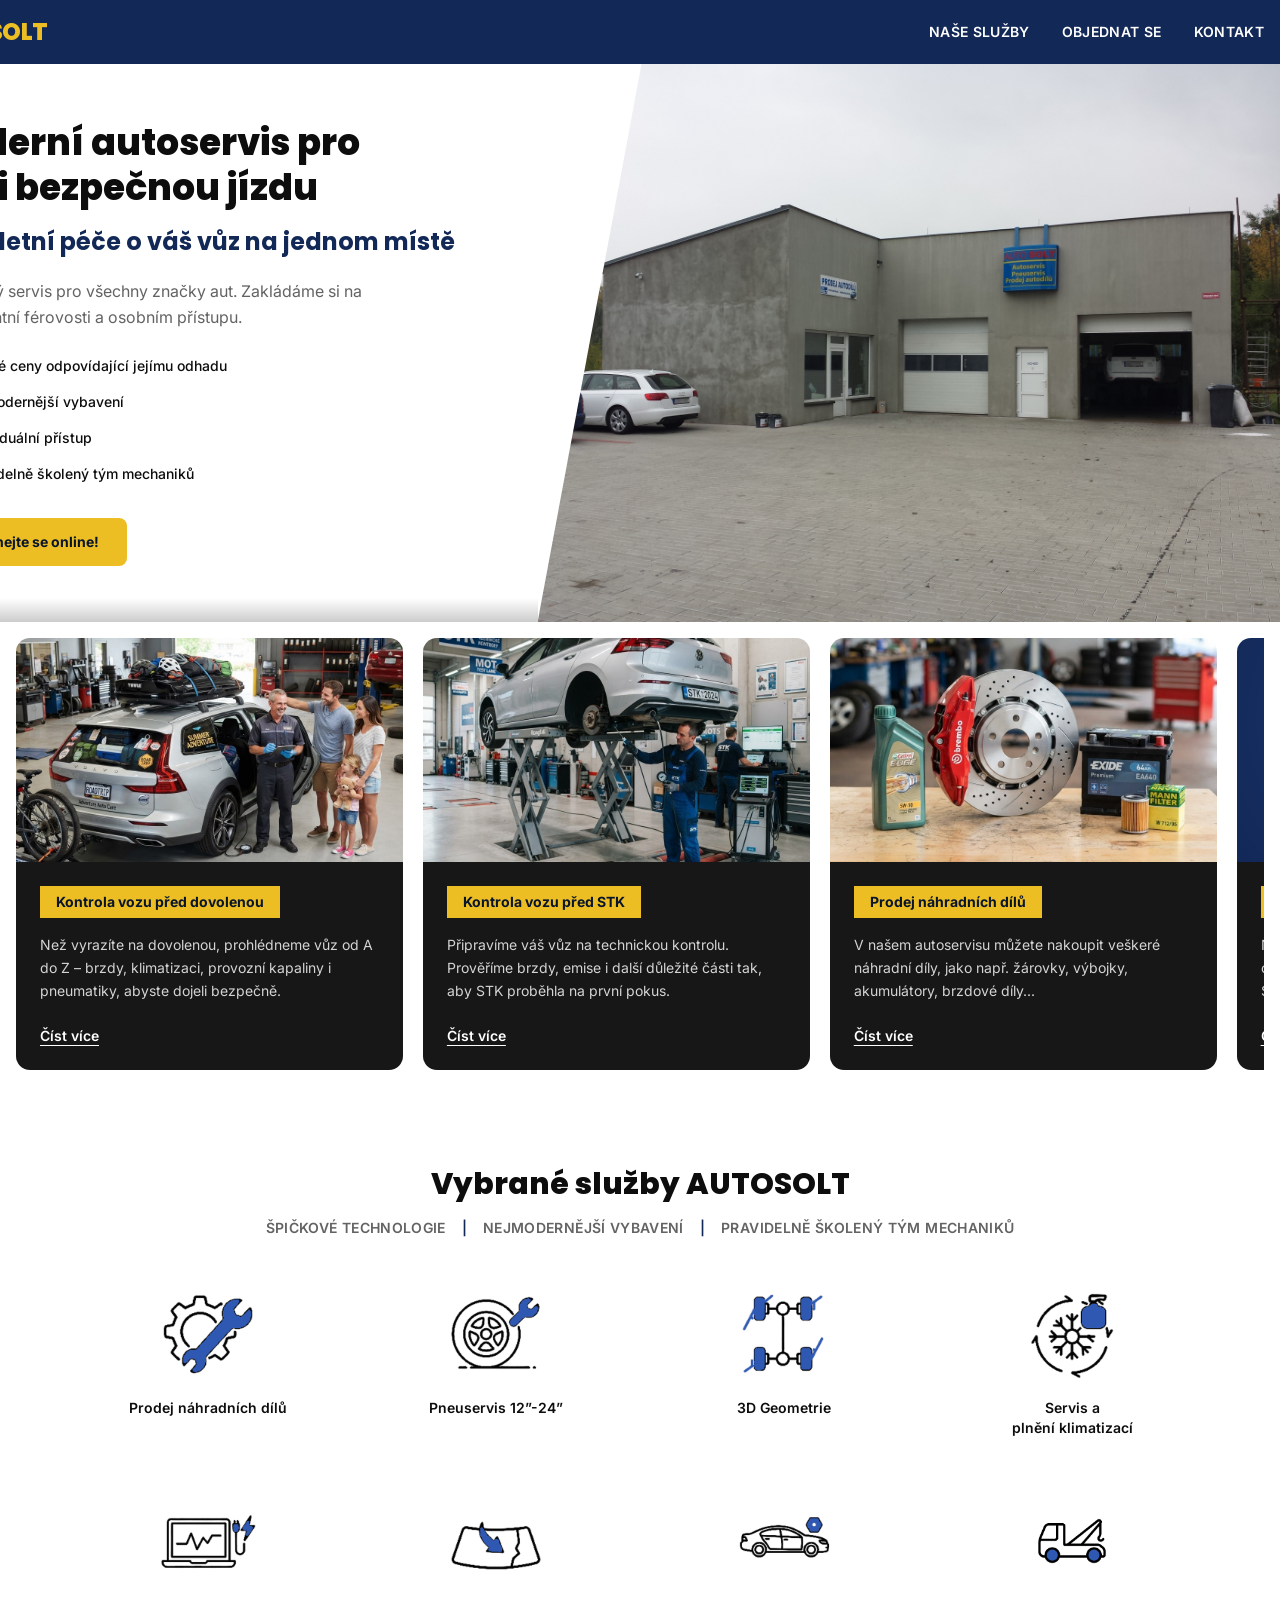
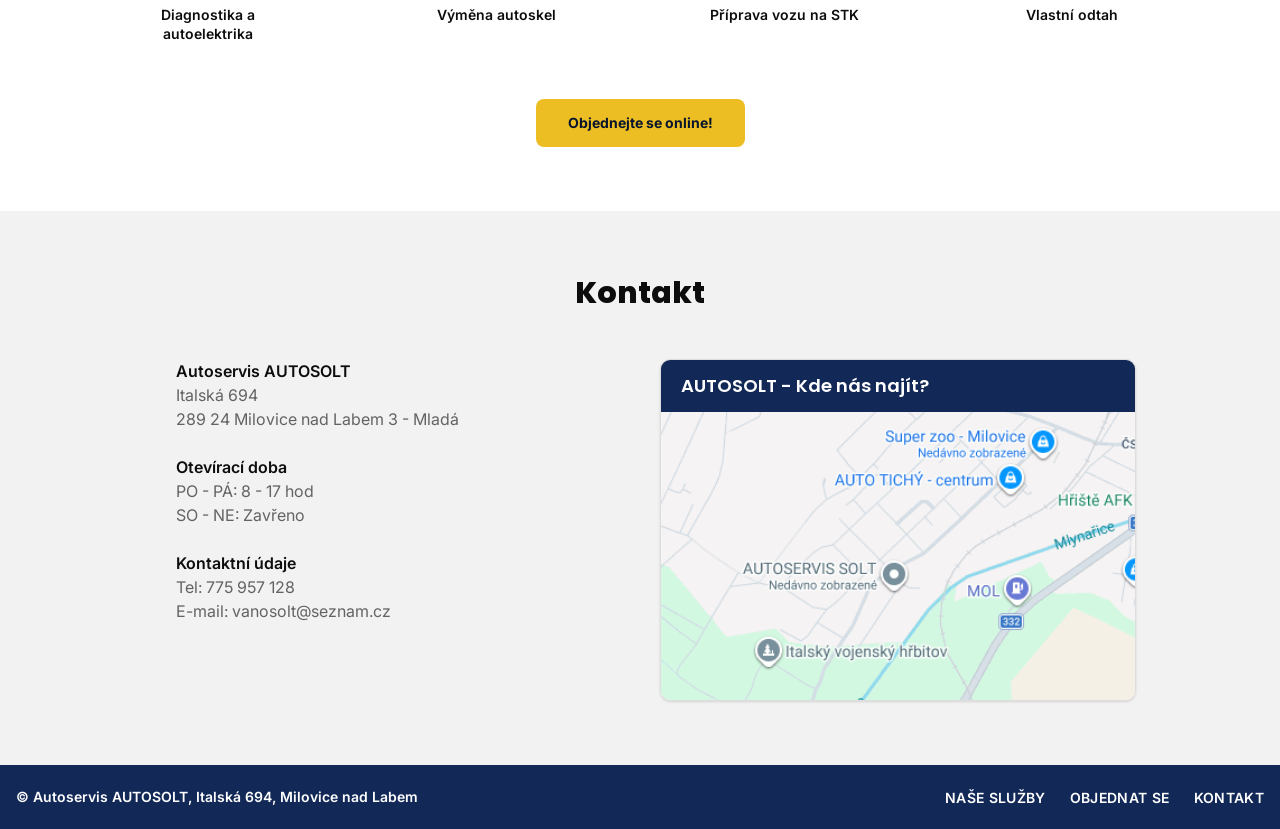
<file: nahled/index.html>
<!DOCTYPE html>
<html lang="cs">
<head>
<meta charset="UTF-8">
<meta name="viewport" content="width=device-width, initial-scale=1.0">
<title>AXE Motors – náhled (build ze zdrojových souborů)</title>
<link rel="preconnect" href="https://fonts.googleapis.com">
<link rel="preconnect" href="https://fonts.gstatic.com" crossorigin>
<link href="https://fonts.googleapis.com/css2?family=Inter:wght@400;500;600;700&family=Poppins:wght@500;600;700;800&display=swap" rel="stylesheet">
<style>
/*! tailwindcss v4.3.3 | MIT License | https://tailwindcss.com */
@layer properties;
@layer theme, base, components, utilities;
@layer theme {
  :root, :host {
    --font-mono: ui-monospace, SFMono-Regular, Menlo, Monaco, Consolas, "Liberation Mono",
      "Courier New", monospace;
    --color-neutral-300: oklch(87% 0 none);
    --color-neutral-800: oklch(26.9% 0 none);
    --color-neutral-900: oklch(20.5% 0 none);
    --color-black: #000;
    --color-white: #fff;
    --spacing: 0.25rem;
    --container-md: 28rem;
    --container-lg: 32rem;
    --container-2xl: 42rem;
    --container-3xl: 48rem;
    --container-5xl: 64rem;
    --container-6xl: 72rem;
    --container-7xl: 80rem;
    --text-xs: 0.75rem;
    --text-xs--line-height: calc(1 / 0.75);
    --text-sm: 0.875rem;
    --text-sm--line-height: calc(1.25 / 0.875);
    --text-base: 1rem;
    --text-base--line-height: calc(1.5 / 1);
    --text-lg: 1.125rem;
    --text-lg--line-height: calc(1.75 / 1.125);
    --text-2xl: 1.5rem;
    --text-2xl--line-height: calc(2 / 1.5);
    --text-3xl: 1.875rem;
    --text-3xl--line-height: calc(2.25 / 1.875);
    --text-4xl: 2.25rem;
    --text-4xl--line-height: calc(2.5 / 2.25);
    --font-weight-light: 300;
    --font-weight-medium: 500;
    --font-weight-semibold: 600;
    --font-weight-bold: 700;
    --font-weight-extrabold: 800;
    --tracking-tight: -0.025em;
    --tracking-wide: 0.025em;
    --leading-tight: 1.25;
    --leading-snug: 1.375;
    --leading-relaxed: 1.625;
    --radius-md: calc(var(--radius) * 0.8);
    --ease-in-out: cubic-bezier(0.4, 0, 0.2, 1);
    --default-transition-duration: 150ms;
    --default-transition-timing-function: cubic-bezier(0.4, 0, 0.2, 1);
    --default-font-family: var(--font-inter);
    --default-mono-font-family: var(--font-mono);
  }
}
@layer base {
  *, ::after, ::before, ::backdrop, ::file-selector-button {
    box-sizing: border-box;
    margin: 0;
    padding: 0;
    border: 0 solid;
  }
  html, :host {
    line-height: 1.5;
    -webkit-text-size-adjust: 100%;
    tab-size: 4;
    font-family: var(--default-font-family, -apple-system, BlinkMacSystemFont, "Segoe UI", Roboto, "Helvetica Neue", "Noto Sans", Arial, sans-serif, "Apple Color Emoji", "Segoe UI Emoji", "Segoe UI Symbol", "Noto Color Emoji");
    font-feature-settings: var(--default-font-feature-settings, normal);
    font-variation-settings: var(--default-font-variation-settings, normal);
    -webkit-tap-highlight-color: transparent;
  }
  hr {
    height: 0;
    color: inherit;
    border-top-width: 1px;
  }
  abbr:where([title]) {
    -webkit-text-decoration: underline dotted;
    text-decoration: underline dotted;
  }
  h1, h2, h3, h4, h5, h6 {
    font-size: inherit;
    font-weight: inherit;
  }
  a {
    color: inherit;
    -webkit-text-decoration: inherit;
    text-decoration: inherit;
  }
  b, strong {
    font-weight: bolder;
  }
  code, kbd, samp, pre {
    font-family: var(--default-mono-font-family, ui-monospace, SFMono-Regular, Menlo, Monaco, Consolas, "Liberation Mono", "Courier New", monospace);
    font-feature-settings: var(--default-mono-font-feature-settings, normal);
    font-variation-settings: var(--default-mono-font-variation-settings, normal);
    font-size: 1em;
  }
  small {
    font-size: 80%;
  }
  sub, sup {
    font-size: 75%;
    line-height: 0;
    position: relative;
    vertical-align: baseline;
  }
  sub {
    bottom: -0.25em;
  }
  sup {
    top: -0.5em;
  }
  table {
    text-indent: 0;
    border-color: inherit;
    border-collapse: collapse;
  }
  :-moz-focusring:where(:not(iframe)) {
    outline: auto;
  }
  progress {
    vertical-align: baseline;
  }
  summary {
    display: list-item;
  }
  ol, ul, menu {
    list-style: none;
  }
  img, svg, video, canvas, audio, iframe, embed, object {
    display: block;
    vertical-align: middle;
  }
  img, video {
    max-width: 100%;
    height: auto;
  }
  button, input, select, optgroup, textarea, ::file-selector-button {
    font: inherit;
    font-feature-settings: inherit;
    font-variation-settings: inherit;
    letter-spacing: inherit;
    color: inherit;
    border-radius: 0;
    background-color: transparent;
    opacity: 1;
  }
  :where(select:is([multiple], [size])) optgroup {
    font-weight: bolder;
  }
  :where(select:is([multiple], [size])) optgroup option {
    padding-inline-start: 20px;
  }
  ::file-selector-button {
    margin-inline-end: 4px;
  }
  ::placeholder {
    opacity: 1;
  }
  @supports (not (-webkit-appearance: -apple-pay-button))  or (contain-intrinsic-size: 1px) {
    ::placeholder {
      color: currentcolor;
      @supports (color: color-mix(in lab, red, red)) {
        color: color-mix(in oklab, currentcolor 50%, transparent);
      }
    }
  }
  textarea {
    resize: vertical;
  }
  ::-webkit-search-decoration {
    -webkit-appearance: none;
  }
  ::-webkit-date-and-time-value {
    min-height: 1lh;
    text-align: inherit;
  }
  ::-webkit-datetime-edit {
    display: inline-flex;
  }
  ::-webkit-datetime-edit-fields-wrapper {
    padding: 0;
  }
  ::-webkit-datetime-edit, ::-webkit-datetime-edit-year-field, ::-webkit-datetime-edit-month-field, ::-webkit-datetime-edit-day-field, ::-webkit-datetime-edit-hour-field, ::-webkit-datetime-edit-minute-field, ::-webkit-datetime-edit-second-field, ::-webkit-datetime-edit-millisecond-field, ::-webkit-datetime-edit-meridiem-field {
    padding-block: 0;
  }
  ::-webkit-calendar-picker-indicator {
    line-height: 1;
  }
  :-moz-ui-invalid {
    box-shadow: none;
  }
  button, input:where([type="button"], [type="reset"], [type="submit"]), ::file-selector-button {
    appearance: button;
  }
  ::-webkit-inner-spin-button, ::-webkit-outer-spin-button {
    height: auto;
  }
  [hidden]:where(:not([hidden="until-found"])) {
    display: none !important;
  }
}
@layer utilities {
  .pointer-events-auto {
    pointer-events: auto;
  }
  .pointer-events-none {
    pointer-events: none;
  }
  .absolute {
    position: absolute;
  }
  .fixed {
    position: fixed;
  }
  .relative {
    position: relative;
  }
  .inset-0 {
    inset: 0px;
  }
  .inset-x-0 {
    inset-inline: 0px;
  }
  .inset-y-0 {
    inset-block: 0px;
  }
  .right-0 {
    right: 0px;
  }
  .bottom-0 {
    bottom: 0px;
  }
  .z-0 {
    z-index: 0;
  }
  .z-10 {
    z-index: 10;
  }
  .z-20 {
    z-index: 20;
  }
  .mx-auto {
    margin-inline: auto;
  }
  .mt-1 {
    margin-top: var(--spacing);
  }
  .mt-1\.5 {
    margin-top: calc(var(--spacing) * 1.5);
  }
  .mt-2 {
    margin-top: calc(var(--spacing) * 2);
  }
  .mt-3 {
    margin-top: calc(var(--spacing) * 3);
  }
  .mt-4 {
    margin-top: calc(var(--spacing) * 4);
  }
  .mt-5 {
    margin-top: calc(var(--spacing) * 5);
  }
  .mt-6 {
    margin-top: calc(var(--spacing) * 6);
  }
  .mt-8 {
    margin-top: calc(var(--spacing) * 8);
  }
  .mt-10 {
    margin-top: calc(var(--spacing) * 10);
  }
  .mt-12 {
    margin-top: calc(var(--spacing) * 12);
  }
  .mt-14 {
    margin-top: calc(var(--spacing) * 14);
  }
  .mb-4 {
    margin-bottom: calc(var(--spacing) * 4);
  }
  .block {
    display: block;
  }
  .flex {
    display: flex;
  }
  .grid {
    display: grid;
  }
  .hidden {
    display: none;
  }
  .inline-flex {
    display: inline-flex;
  }
  .size-6 {
    width: calc(var(--spacing) * 6);
    height: calc(var(--spacing) * 6);
  }
  .size-7 {
    width: calc(var(--spacing) * 7);
    height: calc(var(--spacing) * 7);
  }
  .size-8 {
    width: calc(var(--spacing) * 8);
    height: calc(var(--spacing) * 8);
  }
  .size-9 {
    width: calc(var(--spacing) * 9);
    height: calc(var(--spacing) * 9);
  }
  .h-4 {
    height: calc(var(--spacing) * 4);
  }
  .h-6 {
    height: calc(var(--spacing) * 6);
  }
  .h-7 {
    height: calc(var(--spacing) * 7);
  }
  .h-8 {
    height: calc(var(--spacing) * 8);
  }
  .h-9 {
    height: calc(var(--spacing) * 9);
  }
  .h-20 {
    height: calc(var(--spacing) * 20);
  }
  .h-56 {
    height: calc(var(--spacing) * 56);
  }
  .h-72 {
    height: calc(var(--spacing) * 72);
  }
  .h-full {
    height: 100%;
  }
  .max-h-0 {
    max-height: 0px;
  }
  .max-h-96 {
    max-height: calc(var(--spacing) * 96);
  }
  .w-4 {
    width: calc(var(--spacing) * 4);
  }
  .w-6 {
    width: calc(var(--spacing) * 6);
  }
  .w-20 {
    width: calc(var(--spacing) * 20);
  }
  .w-\[58\%\] {
    width: 58%;
  }
  .w-\[85\%\] {
    width: 85%;
  }
  .w-fit {
    width: fit-content;
  }
  .w-full {
    width: 100%;
  }
  .max-w-2xl {
    max-width: var(--container-2xl);
  }
  .max-w-3xl {
    max-width: var(--container-3xl);
  }
  .max-w-5xl {
    max-width: var(--container-5xl);
  }
  .max-w-6xl {
    max-width: var(--container-6xl);
  }
  .max-w-7xl {
    max-width: var(--container-7xl);
  }
  .max-w-\[11rem\] {
    max-width: 11rem;
  }
  .max-w-lg {
    max-width: var(--container-lg);
  }
  .max-w-md {
    max-width: var(--container-md);
  }
  .flex-1 {
    flex: 1;
  }
  .shrink-0 {
    flex-shrink: 0;
  }
  .transform {
    transform: var(--tw-rotate-x,) var(--tw-rotate-y,) var(--tw-rotate-z,) var(--tw-skew-x,) var(--tw-skew-y,);
  }
  .snap-x {
    scroll-snap-type: x var(--tw-scroll-snap-strictness);
  }
  .snap-mandatory {
    --tw-scroll-snap-strictness: mandatory;
  }
  .snap-start {
    scroll-snap-align: start;
  }
  .scroll-mt-4 {
    scroll-margin-top: calc(var(--spacing) * 4);
  }
  .\[scrollbar-width\:thin\] {
    scrollbar-width: thin;
  }
  .list-inside {
    list-style-position: inside;
  }
  .list-disc {
    list-style-type: disc;
  }
  .grid-cols-1 {
    grid-template-columns: repeat(1, minmax(0, 1fr));
  }
  .grid-cols-2 {
    grid-template-columns: repeat(2, minmax(0, 1fr));
  }
  .flex-col {
    flex-direction: column;
  }
  .flex-wrap {
    flex-wrap: wrap;
  }
  .items-center {
    align-items: center;
  }
  .items-start {
    align-items: flex-start;
  }
  .justify-between {
    justify-content: space-between;
  }
  .justify-center {
    justify-content: center;
  }
  .gap-1 {
    gap: var(--spacing);
  }
  .gap-1\.5 {
    gap: calc(var(--spacing) * 1.5);
  }
  .gap-2 {
    gap: calc(var(--spacing) * 2);
  }
  .gap-3 {
    gap: calc(var(--spacing) * 3);
  }
  .gap-4 {
    gap: calc(var(--spacing) * 4);
  }
  .gap-5 {
    gap: calc(var(--spacing) * 5);
  }
  .gap-6 {
    gap: calc(var(--spacing) * 6);
  }
  .gap-8 {
    gap: calc(var(--spacing) * 8);
  }
  .gap-10 {
    gap: calc(var(--spacing) * 10);
  }
  :where(.space-y-1 > :not(:last-child)) {
    --tw-space-y-reverse: 0;
    margin-block-start: calc(var(--spacing) * var(--tw-space-y-reverse));
    margin-block-end: calc(var(--spacing) * calc(1 - var(--tw-space-y-reverse)));
  }
  :where(.space-y-5 > :not(:last-child)) {
    --tw-space-y-reverse: 0;
    margin-block-start: calc(calc(var(--spacing) * 5) * var(--tw-space-y-reverse));
    margin-block-end: calc(calc(var(--spacing) * 5) * calc(1 - var(--tw-space-y-reverse)));
  }
  :where(.space-y-6 > :not(:last-child)) {
    --tw-space-y-reverse: 0;
    margin-block-start: calc(calc(var(--spacing) * 6) * var(--tw-space-y-reverse));
    margin-block-end: calc(calc(var(--spacing) * 6) * calc(1 - var(--tw-space-y-reverse)));
  }
  .gap-x-4 {
    column-gap: calc(var(--spacing) * 4);
  }
  .gap-x-6 {
    column-gap: calc(var(--spacing) * 6);
  }
  .gap-x-8 {
    column-gap: calc(var(--spacing) * 8);
  }
  .gap-y-1 {
    row-gap: var(--spacing);
  }
  .gap-y-2 {
    row-gap: calc(var(--spacing) * 2);
  }
  .gap-y-14 {
    row-gap: calc(var(--spacing) * 14);
  }
  .overflow-hidden {
    overflow: hidden;
  }
  .overflow-x-auto {
    overflow-x: auto;
  }
  .scroll-smooth {
    scroll-behavior: smooth;
  }
  .rounded {
    border-radius: 0.25rem;
  }
  .rounded-\[min\(var\(--radius-md\)\,10px\)\] {
    border-radius: min(var(--radius-md), 10px);
  }
  .rounded-\[min\(var\(--radius-md\)\,12px\)\] {
    border-radius: min(var(--radius-md), 12px);
  }
  .rounded-full {
    border-radius: calc(infinity * 1px);
  }
  .rounded-lg {
    border-radius: var(--radius);
  }
  .rounded-md {
    border-radius: calc(var(--radius) * 0.8);
  }
  .rounded-xl {
    border-radius: calc(var(--radius) * 1.4);
  }
  .border {
    border-style: var(--tw-border-style);
    border-width: 1px;
  }
  .border-t {
    border-top-style: var(--tw-border-style);
    border-top-width: 1px;
  }
  .border-border {
    border-color: var(--border);
  }
  .border-transparent {
    border-color: transparent;
  }
  .border-white\/15 {
    border-color: color-mix(in srgb, #fff 15%, transparent);
    @supports (color: color-mix(in lab, red, red)) {
      border-color: color-mix(in oklab, var(--color-white) 15%, transparent);
    }
  }
  .bg-background {
    background-color: var(--background);
  }
  .bg-black\/40 {
    background-color: color-mix(in srgb, #000 40%, transparent);
    @supports (color: color-mix(in lab, red, red)) {
      background-color: color-mix(in oklab, var(--color-black) 40%, transparent);
    }
  }
  .bg-cta {
    background-color: var(--cta);
  }
  .bg-destructive\/10 {
    background-color: var(--destructive);
    @supports (color: color-mix(in lab, red, red)) {
      background-color: color-mix(in oklab, var(--destructive) 10%, transparent);
    }
  }
  .bg-muted {
    background-color: var(--muted);
  }
  .bg-neutral-900 {
    background-color: var(--color-neutral-900);
  }
  .bg-primary {
    background-color: var(--primary);
  }
  .bg-secondary {
    background-color: var(--secondary);
  }
  .bg-gradient-to-t {
    --tw-gradient-position: to top in oklab;
    background-image: linear-gradient(var(--tw-gradient-stops));
  }
  .from-black\/20 {
    --tw-gradient-from: color-mix(in srgb, #000 20%, transparent);
    @supports (color: color-mix(in lab, red, red)) {
      --tw-gradient-from: color-mix(in oklab, var(--color-black) 20%, transparent);
    }
    --tw-gradient-stops: var(--tw-gradient-via-stops, var(--tw-gradient-position), var(--tw-gradient-from) var(--tw-gradient-from-position), var(--tw-gradient-to) var(--tw-gradient-to-position));
  }
  .to-transparent {
    --tw-gradient-to: transparent;
    --tw-gradient-stops: var(--tw-gradient-via-stops, var(--tw-gradient-position), var(--tw-gradient-from) var(--tw-gradient-from-position), var(--tw-gradient-to) var(--tw-gradient-to-position));
  }
  .bg-clip-padding {
    background-clip: padding-box;
  }
  .object-contain {
    object-fit: contain;
  }
  .object-cover {
    object-fit: cover;
  }
  .p-2 {
    padding: calc(var(--spacing) * 2);
  }
  .p-6 {
    padding: calc(var(--spacing) * 6);
  }
  .px-2 {
    padding-inline: calc(var(--spacing) * 2);
  }
  .px-2\.5 {
    padding-inline: calc(var(--spacing) * 2.5);
  }
  .px-3 {
    padding-inline: calc(var(--spacing) * 3);
  }
  .px-4 {
    padding-inline: calc(var(--spacing) * 4);
  }
  .px-5 {
    padding-inline: calc(var(--spacing) * 5);
  }
  .px-7 {
    padding-inline: calc(var(--spacing) * 7);
  }
  .px-8 {
    padding-inline: calc(var(--spacing) * 8);
  }
  .py-1\.5 {
    padding-block: calc(var(--spacing) * 1.5);
  }
  .py-2 {
    padding-block: calc(var(--spacing) * 2);
  }
  .py-2\.5 {
    padding-block: calc(var(--spacing) * 2.5);
  }
  .py-3 {
    padding-block: calc(var(--spacing) * 3);
  }
  .py-3\.5 {
    padding-block: calc(var(--spacing) * 3.5);
  }
  .py-4 {
    padding-block: calc(var(--spacing) * 4);
  }
  .py-5 {
    padding-block: calc(var(--spacing) * 5);
  }
  .py-6 {
    padding-block: calc(var(--spacing) * 6);
  }
  .py-10 {
    padding-block: calc(var(--spacing) * 10);
  }
  .py-14 {
    padding-block: calc(var(--spacing) * 14);
  }
  .py-16 {
    padding-block: calc(var(--spacing) * 16);
  }
  .pt-2 {
    padding-top: calc(var(--spacing) * 2);
  }
  .pb-4 {
    padding-bottom: calc(var(--spacing) * 4);
  }
  .pb-6 {
    padding-bottom: calc(var(--spacing) * 6);
  }
  .text-center {
    text-align: center;
  }
  .text-left {
    text-align: left;
  }
  .font-heading {
    font-family: var(--font-poppins);
  }
  .font-sans {
    font-family: var(--font-inter);
  }
  .text-2xl {
    font-size: var(--text-2xl);
    line-height: var(--tw-leading, var(--text-2xl--line-height));
  }
  .text-3xl {
    font-size: var(--text-3xl);
    line-height: var(--tw-leading, var(--text-3xl--line-height));
  }
  .text-base {
    font-size: var(--text-base);
    line-height: var(--tw-leading, var(--text-base--line-height));
  }
  .text-lg {
    font-size: var(--text-lg);
    line-height: var(--tw-leading, var(--text-lg--line-height));
  }
  .text-sm {
    font-size: var(--text-sm);
    line-height: var(--tw-leading, var(--text-sm--line-height));
  }
  .text-xs {
    font-size: var(--text-xs);
    line-height: var(--tw-leading, var(--text-xs--line-height));
  }
  .text-\[0\.8rem\] {
    font-size: 0.8rem;
  }
  .leading-relaxed {
    --tw-leading: var(--leading-relaxed);
    line-height: var(--leading-relaxed);
  }
  .leading-snug {
    --tw-leading: var(--leading-snug);
    line-height: var(--leading-snug);
  }
  .leading-tight {
    --tw-leading: var(--leading-tight);
    line-height: var(--leading-tight);
  }
  .font-bold {
    --tw-font-weight: var(--font-weight-bold);
    font-weight: var(--font-weight-bold);
  }
  .font-extrabold {
    --tw-font-weight: var(--font-weight-extrabold);
    font-weight: var(--font-weight-extrabold);
  }
  .font-light {
    --tw-font-weight: var(--font-weight-light);
    font-weight: var(--font-weight-light);
  }
  .font-medium {
    --tw-font-weight: var(--font-weight-medium);
    font-weight: var(--font-weight-medium);
  }
  .font-semibold {
    --tw-font-weight: var(--font-weight-semibold);
    font-weight: var(--font-weight-semibold);
  }
  .tracking-tight {
    --tw-tracking: var(--tracking-tight);
    letter-spacing: var(--tracking-tight);
  }
  .tracking-wide {
    --tw-tracking: var(--tracking-wide);
    letter-spacing: var(--tracking-wide);
  }
  .text-balance {
    text-wrap: balance;
  }
  .text-pretty {
    text-wrap: pretty;
  }
  .whitespace-nowrap {
    white-space: nowrap;
  }
  .text-cta {
    color: var(--cta);
  }
  .text-cta-foreground {
    color: var(--cta-foreground);
  }
  .text-destructive {
    color: var(--destructive);
  }
  .text-foreground {
    color: var(--foreground);
  }
  .text-muted-foreground {
    color: var(--muted-foreground);
  }
  .text-neutral-300 {
    color: var(--color-neutral-300);
  }
  .text-primary {
    color: var(--primary);
  }
  .text-primary-foreground {
    color: var(--primary-foreground);
  }
  .text-secondary-foreground {
    color: var(--secondary-foreground);
  }
  .text-white {
    color: var(--color-white);
  }
  .uppercase {
    text-transform: uppercase;
  }
  .underline {
    text-decoration-line: underline;
  }
  .underline-offset-4 {
    text-underline-offset: 4px;
  }
  .antialiased {
    -webkit-font-smoothing: antialiased;
    -moz-osx-font-smoothing: grayscale;
  }
  .accent-primary {
    accent-color: var(--primary);
  }
  .opacity-0 {
    opacity: 0%;
  }
  .opacity-100 {
    opacity: 100%;
  }
  .shadow-sm {
    --tw-shadow: 0 1px 3px 0 var(--tw-shadow-color, rgb(0 0 0 / 0.1)), 0 1px 2px -1px var(--tw-shadow-color, rgb(0 0 0 / 0.1));
    box-shadow: var(--tw-inset-shadow), var(--tw-inset-ring-shadow), var(--tw-ring-offset-shadow), var(--tw-ring-shadow), var(--tw-shadow);
  }
  .outline {
    outline-style: var(--tw-outline-style);
    outline-width: 1px;
  }
  .transition-all {
    transition-property: all;
    transition-timing-function: var(--tw-ease, var(--default-transition-timing-function));
    transition-duration: var(--tw-duration, var(--default-transition-duration));
  }
  .transition-colors {
    transition-property: color, background-color, border-color, outline-color, text-decoration-color, fill, stroke, --tw-gradient-from, --tw-gradient-via, --tw-gradient-to;
    transition-timing-function: var(--tw-ease, var(--default-transition-timing-function));
    transition-duration: var(--tw-duration, var(--default-transition-duration));
  }
  .transition-opacity {
    transition-property: opacity;
    transition-timing-function: var(--tw-ease, var(--default-transition-timing-function));
    transition-duration: var(--tw-duration, var(--default-transition-duration));
  }
  .transition-transform {
    transition-property: transform, translate, scale, rotate;
    transition-timing-function: var(--tw-ease, var(--default-transition-timing-function));
    transition-duration: var(--tw-duration, var(--default-transition-duration));
  }
  .duration-150 {
    --tw-duration: 150ms;
    transition-duration: 150ms;
  }
  .duration-300 {
    --tw-duration: 300ms;
    transition-duration: 300ms;
  }
  .ease-in-out {
    --tw-ease: var(--ease-in-out);
    transition-timing-function: var(--ease-in-out);
  }
  .outline-none {
    --tw-outline-style: none;
    outline-style: none;
  }
  .select-none {
    -webkit-user-select: none;
    user-select: none;
  }
  @media (hover: hover) {
    .group-hover\:scale-105:is(:where(.group):hover *) {
      --tw-scale-x: 105%;
      --tw-scale-y: 105%;
      --tw-scale-z: 105%;
      scale: var(--tw-scale-x) var(--tw-scale-y);
    }
    .group-hover\:text-primary:is(:where(.group):hover *) {
      color: var(--primary);
    }
  }
  .placeholder\:text-muted-foreground::placeholder {
    color: var(--muted-foreground);
  }
  @media (hover: hover) {
    .hover\:bg-destructive\/20:hover {
      background-color: var(--destructive);
    }
    @supports (color: color-mix(in lab, red, red)) {
      .hover\:bg-destructive\/20:hover {
        background-color: color-mix(in oklab, var(--destructive) 20%, transparent);
      }
    }
    .hover\:bg-muted:hover {
      background-color: var(--muted);
    }
    .hover\:bg-neutral-800:hover {
      background-color: var(--color-neutral-800);
    }
    .hover\:bg-secondary\/80:hover {
      background-color: var(--secondary);
    }
    @supports (color: color-mix(in lab, red, red)) {
      .hover\:bg-secondary\/80:hover {
        background-color: color-mix(in oklab, var(--secondary) 80%, transparent);
      }
    }
    .hover\:bg-white\/10:hover {
      background-color: color-mix(in srgb, #fff 10%, transparent);
    }
    @supports (color: color-mix(in lab, red, red)) {
      .hover\:bg-white\/10:hover {
        background-color: color-mix(in oklab, var(--color-white) 10%, transparent);
      }
    }
    .hover\:text-cta:hover {
      color: var(--cta);
    }
    .hover\:text-foreground:hover {
      color: var(--foreground);
    }
    .hover\:text-primary:hover {
      color: var(--primary);
    }
    .hover\:underline:hover {
      text-decoration-line: underline;
    }
    .hover\:opacity-80:hover {
      opacity: 80%;
    }
    .hover\:brightness-95:hover {
      --tw-brightness: brightness(95%);
      filter: var(--tw-blur,) var(--tw-brightness,) var(--tw-contrast,) var(--tw-grayscale,) var(--tw-hue-rotate,) var(--tw-invert,) var(--tw-saturate,) var(--tw-sepia,) var(--tw-drop-shadow,);
    }
  }
  .focus\:border-primary:focus {
    border-color: var(--primary);
  }
  .focus-visible\:border-destructive\/40:focus-visible {
    border-color: var(--destructive);
    @supports (color: color-mix(in lab, red, red)) {
      border-color: color-mix(in oklab, var(--destructive) 40%, transparent);
    }
  }
  .focus-visible\:border-ring:focus-visible {
    border-color: var(--ring);
  }
  .focus-visible\:ring-3:focus-visible {
    --tw-ring-shadow: var(--tw-ring-inset,) 0 0 0 calc(3px + var(--tw-ring-offset-width)) var(--tw-ring-color, currentcolor);
    box-shadow: var(--tw-inset-shadow), var(--tw-inset-ring-shadow), var(--tw-ring-offset-shadow), var(--tw-ring-shadow), var(--tw-shadow);
  }
  .focus-visible\:ring-destructive\/20:focus-visible {
    --tw-ring-color: var(--destructive);
    @supports (color: color-mix(in lab, red, red)) {
      --tw-ring-color: color-mix(in oklab, var(--destructive) 20%, transparent);
    }
  }
  .focus-visible\:ring-ring\/50:focus-visible {
    --tw-ring-color: var(--ring);
    @supports (color: color-mix(in lab, red, red)) {
      --tw-ring-color: color-mix(in oklab, var(--ring) 50%, transparent);
    }
  }
  .active\:bg-white\/20:active {
    background-color: color-mix(in srgb, #fff 20%, transparent);
    @supports (color: color-mix(in lab, red, red)) {
      background-color: color-mix(in oklab, var(--color-white) 20%, transparent);
    }
  }
  .active\:not-aria-\[haspopup\]\:translate-y-px:active:not([aria-haspopup]) {
    --tw-translate-y: 1px;
    translate: var(--tw-translate-x) var(--tw-translate-y);
  }
  .disabled\:pointer-events-none:disabled {
    pointer-events: none;
  }
  .disabled\:opacity-50:disabled {
    opacity: 50%;
  }
  :where([data-slot="button-group"]) .in-data-\[slot\=button-group\]\:rounded-lg {
    border-radius: var(--radius);
  }
  .has-data-\[icon\=inline-end\]\:pr-1\.5:has([data-icon="inline-end"]) {
    padding-right: calc(var(--spacing) * 1.5);
  }
  .has-data-\[icon\=inline-end\]\:pr-2:has([data-icon="inline-end"]) {
    padding-right: calc(var(--spacing) * 2);
  }
  .has-data-\[icon\=inline-start\]\:pl-1\.5:has([data-icon="inline-start"]) {
    padding-left: calc(var(--spacing) * 1.5);
  }
  .has-data-\[icon\=inline-start\]\:pl-2:has([data-icon="inline-start"]) {
    padding-left: calc(var(--spacing) * 2);
  }
  .aria-expanded\:bg-muted[aria-expanded="true"] {
    background-color: var(--muted);
  }
  .aria-expanded\:bg-secondary[aria-expanded="true"] {
    background-color: var(--secondary);
  }
  .aria-expanded\:text-foreground[aria-expanded="true"] {
    color: var(--foreground);
  }
  .aria-expanded\:text-secondary-foreground[aria-expanded="true"] {
    color: var(--secondary-foreground);
  }
  .aria-invalid\:border-destructive[aria-invalid="true"] {
    border-color: var(--destructive);
  }
  .aria-invalid\:ring-3[aria-invalid="true"] {
    --tw-ring-shadow: var(--tw-ring-inset,) 0 0 0 calc(3px + var(--tw-ring-offset-width)) var(--tw-ring-color, currentcolor);
    box-shadow: var(--tw-inset-shadow), var(--tw-inset-ring-shadow), var(--tw-ring-offset-shadow), var(--tw-ring-shadow), var(--tw-shadow);
  }
  .aria-invalid\:ring-destructive\/20[aria-invalid="true"] {
    --tw-ring-color: var(--destructive);
    @supports (color: color-mix(in lab, red, red)) {
      --tw-ring-color: color-mix(in oklab, var(--destructive) 20%, transparent);
    }
  }
  @media (width >= 40rem) {
    .sm\:col-span-1 {
      grid-column: span 1 / span 1;
    }
    .sm\:col-span-2 {
      grid-column: span 2 / span 2;
    }
    .sm\:block {
      display: block;
    }
    .sm\:inline {
      display: inline;
    }
    .sm\:h-24 {
      height: calc(var(--spacing) * 24);
    }
    .sm\:h-72 {
      height: calc(var(--spacing) * 72);
    }
    .sm\:w-24 {
      width: calc(var(--spacing) * 24);
    }
    .sm\:w-\[46\%\] {
      width: 46%;
    }
    .sm\:w-auto {
      width: auto;
    }
    .sm\:grid-cols-2 {
      grid-template-columns: repeat(2, minmax(0, 1fr));
    }
    .sm\:grid-cols-4 {
      grid-template-columns: repeat(4, minmax(0, 1fr));
    }
    .sm\:flex-row {
      flex-direction: row;
    }
    .sm\:gap-6 {
      gap: calc(var(--spacing) * 6);
    }
    .sm\:p-8 {
      padding: calc(var(--spacing) * 8);
    }
    .sm\:px-6 {
      padding-inline: calc(var(--spacing) * 6);
    }
    .sm\:py-2\.5 {
      padding-block: calc(var(--spacing) * 2.5);
    }
    .sm\:text-2xl {
      font-size: var(--text-2xl);
      line-height: var(--tw-leading, var(--text-2xl--line-height));
    }
    .sm\:text-3xl {
      font-size: var(--text-3xl);
      line-height: var(--tw-leading, var(--text-3xl--line-height));
    }
    .sm\:text-4xl {
      font-size: var(--text-4xl);
      line-height: var(--tw-leading, var(--text-4xl--line-height));
    }
    .sm\:text-sm {
      font-size: var(--text-sm);
      line-height: var(--tw-leading, var(--text-sm--line-height));
    }
  }
  @media (width >= 48rem) {
    .md\:flex {
      display: flex;
    }
    .md\:hidden {
      display: none;
    }
    .md\:grid-cols-2 {
      grid-template-columns: repeat(2, minmax(0, 1fr));
    }
    .md\:flex-row {
      flex-direction: row;
    }
    .md\:items-start {
      align-items: flex-start;
    }
    .md\:justify-between {
      justify-content: space-between;
    }
    .md\:pl-8 {
      padding-left: calc(var(--spacing) * 8);
    }
    .md\:text-left {
      text-align: left;
    }
  }
  @media (width >= 64rem) {
    .lg\:mx-0 {
      margin-inline: 0px;
    }
    .lg\:-ml-\[clamp\(1rem\,7vw\,9rem\)\] {
      margin-left: calc(clamp(1rem, 7vw, 9rem) * -1);
    }
    .lg\:block {
      display: block;
    }
    .lg\:hidden {
      display: none;
    }
    .lg\:w-\[31\%\] {
      width: 31%;
    }
    .lg\:grid-cols-2 {
      grid-template-columns: repeat(2, minmax(0, 1fr));
    }
    .lg\:justify-start {
      justify-content: flex-start;
    }
    .lg\:gap-6 {
      gap: calc(var(--spacing) * 6);
    }
    .lg\:py-14 {
      padding-block: calc(var(--spacing) * 14);
    }
    .lg\:text-left {
      text-align: left;
    }
  }
  .dark\:border-input:is(.dark *) {
    border-color: var(--input);
  }
  .dark\:bg-destructive\/20:is(.dark *) {
    background-color: var(--destructive);
    @supports (color: color-mix(in lab, red, red)) {
      background-color: color-mix(in oklab, var(--destructive) 20%, transparent);
    }
  }
  .dark\:bg-input\/30:is(.dark *) {
    background-color: var(--input);
    @supports (color: color-mix(in lab, red, red)) {
      background-color: color-mix(in oklab, var(--input) 30%, transparent);
    }
  }
  @media (hover: hover) {
    .dark\:hover\:bg-destructive\/30:is(.dark *):hover {
      background-color: var(--destructive);
    }
    @supports (color: color-mix(in lab, red, red)) {
      .dark\:hover\:bg-destructive\/30:is(.dark *):hover {
        background-color: color-mix(in oklab, var(--destructive) 30%, transparent);
      }
    }
    .dark\:hover\:bg-input\/50:is(.dark *):hover {
      background-color: var(--input);
    }
    @supports (color: color-mix(in lab, red, red)) {
      .dark\:hover\:bg-input\/50:is(.dark *):hover {
        background-color: color-mix(in oklab, var(--input) 50%, transparent);
      }
    }
    .dark\:hover\:bg-muted\/50:is(.dark *):hover {
      background-color: var(--muted);
    }
    @supports (color: color-mix(in lab, red, red)) {
      .dark\:hover\:bg-muted\/50:is(.dark *):hover {
        background-color: color-mix(in oklab, var(--muted) 50%, transparent);
      }
    }
  }
  .dark\:focus-visible\:ring-destructive\/40:is(.dark *):focus-visible {
    --tw-ring-color: var(--destructive);
    @supports (color: color-mix(in lab, red, red)) {
      --tw-ring-color: color-mix(in oklab, var(--destructive) 40%, transparent);
    }
  }
  .dark\:aria-invalid\:border-destructive\/50:is(.dark *)[aria-invalid="true"] {
    border-color: var(--destructive);
    @supports (color: color-mix(in lab, red, red)) {
      border-color: color-mix(in oklab, var(--destructive) 50%, transparent);
    }
  }
  .dark\:aria-invalid\:ring-destructive\/40:is(.dark *)[aria-invalid="true"] {
    --tw-ring-color: var(--destructive);
    @supports (color: color-mix(in lab, red, red)) {
      --tw-ring-color: color-mix(in oklab, var(--destructive) 40%, transparent);
    }
  }
  .\[\&_svg\]\:pointer-events-none svg {
    pointer-events: none;
  }
  .\[\&_svg\]\:shrink-0 svg {
    flex-shrink: 0;
  }
  .\[\&_svg\:not\(\[class\*\=\'size-\'\]\)\]\:size-3 svg:not([class*='size-']) {
    width: calc(var(--spacing) * 3);
    height: calc(var(--spacing) * 3);
  }
  .\[\&_svg\:not\(\[class\*\=\'size-\'\]\)\]\:size-3\.5 svg:not([class*='size-']) {
    width: calc(var(--spacing) * 3.5);
    height: calc(var(--spacing) * 3.5);
  }
  .\[\&_svg\:not\(\[class\*\=\'size-\'\]\)\]\:size-4 svg:not([class*='size-']) {
    width: calc(var(--spacing) * 4);
    height: calc(var(--spacing) * 4);
  }
  @media (hover: hover) {
    .\[a\]\:hover\:bg-primary\/80:is(a):hover {
      background-color: var(--primary);
    }
    @supports (color: color-mix(in lab, red, red)) {
      .\[a\]\:hover\:bg-primary\/80:is(a):hover {
        background-color: color-mix(in oklab, var(--primary) 80%, transparent);
      }
    }
  }
  [aria-expanded=true] .\[\[aria-expanded\=true\]_\&\]\:block {
    display: block;
  }
  [aria-expanded=true] .\[\[aria-expanded\=true\]_\&\]\:hidden {
    display: none;
  }
}
@property --tw-animation-delay {
  syntax: "*";
  inherits: false;
  initial-value: 0s;
}
@property --tw-animation-direction {
  syntax: "*";
  inherits: false;
  initial-value: normal;
}
@property --tw-animation-duration {
  syntax: "*";
  inherits: false;
}
@property --tw-animation-fill-mode {
  syntax: "*";
  inherits: false;
  initial-value: none;
}
@property --tw-animation-iteration-count {
  syntax: "*";
  inherits: false;
  initial-value: 1;
}
@property --tw-enter-blur {
  syntax: "*";
  inherits: false;
  initial-value: 0;
}
@property --tw-enter-opacity {
  syntax: "*";
  inherits: false;
  initial-value: 1;
}
@property --tw-enter-rotate {
  syntax: "*";
  inherits: false;
  initial-value: 0;
}
@property --tw-enter-scale {
  syntax: "*";
  inherits: false;
  initial-value: 1;
}
@property --tw-enter-translate-x {
  syntax: "*";
  inherits: false;
  initial-value: 0;
}
@property --tw-enter-translate-y {
  syntax: "*";
  inherits: false;
  initial-value: 0;
}
@property --tw-exit-blur {
  syntax: "*";
  inherits: false;
  initial-value: 0;
}
@property --tw-exit-opacity {
  syntax: "*";
  inherits: false;
  initial-value: 1;
}
@property --tw-exit-rotate {
  syntax: "*";
  inherits: false;
  initial-value: 0;
}
@property --tw-exit-scale {
  syntax: "*";
  inherits: false;
  initial-value: 1;
}
@property --tw-exit-translate-x {
  syntax: "*";
  inherits: false;
  initial-value: 0;
}
@property --tw-exit-translate-y {
  syntax: "*";
  inherits: false;
  initial-value: 0;
}
@property --scroll-fade-t {
  syntax: "<length-percentage>";
  inherits: false;
  initial-value: 0px;
}
@property --scroll-fade-b {
  syntax: "<length-percentage>";
  inherits: false;
  initial-value: 0px;
}
@property --scroll-fade-s {
  syntax: "<length-percentage>";
  inherits: false;
  initial-value: 0px;
}
@property --scroll-fade-e {
  syntax: "<length-percentage>";
  inherits: false;
  initial-value: 0px;
}
@property --scroll-fade-mask {
  syntax: "*";
  inherits: false;
}
@property --shimmer-angle {
  syntax: "<angle>";
  inherits: true;
  initial-value: 20deg;
}
@property --shimmer-image {
  syntax: "*";
  inherits: false;
}
@property --shimmer-text-fill {
  syntax: "*";
  inherits: false;
}
@media (prefers-reduced-motion: reduce) {
  .shimmer {
    animation: none;
    background-image: none;
    -webkit-text-fill-color: currentColor;
  }
}
:root {
  color-scheme: light;
  --background: oklch(1 0 0);
  --foreground: oklch(0.16 0 0);
  --card: oklch(1 0 0);
  --card-foreground: oklch(0.16 0 0);
  --popover: oklch(1 0 0);
  --popover-foreground: oklch(0.16 0 0);
  --primary: oklch(0.29 0.09 263);
  --primary-foreground: oklch(1 0 0);
  --cta: oklch(0.82 0.16 90);
  --cta-foreground: oklch(0.2 0.05 260);
  --secondary: oklch(0.15 0 0);
  --secondary-foreground: oklch(1 0 0);
  --muted: oklch(0.96 0 0);
  --muted-foreground: oklch(0.5 0 0);
  --accent: oklch(0.96 0 0);
  --accent-foreground: oklch(0.16 0 0);
  --destructive: oklch(0.556 0.221 27.5);
  --border: oklch(0.9 0 0);
  --input: oklch(0.9 0 0);
  --ring: oklch(0.29 0.09 263);
  --radius: 0.625rem;
}
@layer base {
  * {
    border-color: var(--border);
    outline-color: var(--ring);
    @supports (color: color-mix(in lab, red, red)) {
      outline-color: color-mix(in oklab, var(--ring) 50%, transparent);
    }
  }
  body {
    background-color: var(--background);
    color: var(--foreground);
  }
}
@property --tw-rotate-x {
  syntax: "*";
  inherits: false;
}
@property --tw-rotate-y {
  syntax: "*";
  inherits: false;
}
@property --tw-rotate-z {
  syntax: "*";
  inherits: false;
}
@property --tw-skew-x {
  syntax: "*";
  inherits: false;
}
@property --tw-skew-y {
  syntax: "*";
  inherits: false;
}
@property --tw-scroll-snap-strictness {
  syntax: "*";
  inherits: false;
  initial-value: proximity;
}
@property --tw-space-y-reverse {
  syntax: "*";
  inherits: false;
  initial-value: 0;
}
@property --tw-border-style {
  syntax: "*";
  inherits: false;
  initial-value: solid;
}
@property --tw-gradient-position {
  syntax: "*";
  inherits: false;
}
@property --tw-gradient-from {
  syntax: "<color>";
  inherits: false;
  initial-value: #0000;
}
@property --tw-gradient-via {
  syntax: "<color>";
  inherits: false;
  initial-value: #0000;
}
@property --tw-gradient-to {
  syntax: "<color>";
  inherits: false;
  initial-value: #0000;
}
@property --tw-gradient-stops {
  syntax: "*";
  inherits: false;
}
@property --tw-gradient-via-stops {
  syntax: "*";
  inherits: false;
}
@property --tw-gradient-from-position {
  syntax: "<length-percentage>";
  inherits: false;
  initial-value: 0%;
}
@property --tw-gradient-via-position {
  syntax: "<length-percentage>";
  inherits: false;
  initial-value: 50%;
}
@property --tw-gradient-to-position {
  syntax: "<length-percentage>";
  inherits: false;
  initial-value: 100%;
}
@property --tw-leading {
  syntax: "*";
  inherits: false;
}
@property --tw-font-weight {
  syntax: "*";
  inherits: false;
}
@property --tw-tracking {
  syntax: "*";
  inherits: false;
}
@property --tw-shadow {
  syntax: "*";
  inherits: false;
  initial-value: 0 0 #0000;
}
@property --tw-shadow-color {
  syntax: "*";
  inherits: false;
}
@property --tw-shadow-alpha {
  syntax: "<percentage>";
  inherits: false;
  initial-value: 100%;
}
@property --tw-inset-shadow {
  syntax: "*";
  inherits: false;
  initial-value: 0 0 #0000;
}
@property --tw-inset-shadow-color {
  syntax: "*";
  inherits: false;
}
@property --tw-inset-shadow-alpha {
  syntax: "<percentage>";
  inherits: false;
  initial-value: 100%;
}
@property --tw-ring-color {
  syntax: "*";
  inherits: false;
}
@property --tw-ring-shadow {
  syntax: "*";
  inherits: false;
  initial-value: 0 0 #0000;
}
@property --tw-inset-ring-color {
  syntax: "*";
  inherits: false;
}
@property --tw-inset-ring-shadow {
  syntax: "*";
  inherits: false;
  initial-value: 0 0 #0000;
}
@property --tw-ring-inset {
  syntax: "*";
  inherits: false;
}
@property --tw-ring-offset-width {
  syntax: "<length>";
  inherits: false;
  initial-value: 0px;
}
@property --tw-ring-offset-color {
  syntax: "*";
  inherits: false;
  initial-value: #fff;
}
@property --tw-ring-offset-shadow {
  syntax: "*";
  inherits: false;
  initial-value: 0 0 #0000;
}
@property --tw-outline-style {
  syntax: "*";
  inherits: false;
  initial-value: solid;
}
@property --tw-duration {
  syntax: "*";
  inherits: false;
}
@property --tw-ease {
  syntax: "*";
  inherits: false;
}
@property --tw-scale-x {
  syntax: "*";
  inherits: false;
  initial-value: 1;
}
@property --tw-scale-y {
  syntax: "*";
  inherits: false;
  initial-value: 1;
}
@property --tw-scale-z {
  syntax: "*";
  inherits: false;
  initial-value: 1;
}
@property --tw-blur {
  syntax: "*";
  inherits: false;
}
@property --tw-brightness {
  syntax: "*";
  inherits: false;
}
@property --tw-contrast {
  syntax: "*";
  inherits: false;
}
@property --tw-grayscale {
  syntax: "*";
  inherits: false;
}
@property --tw-hue-rotate {
  syntax: "*";
  inherits: false;
}
@property --tw-invert {
  syntax: "*";
  inherits: false;
}
@property --tw-opacity {
  syntax: "*";
  inherits: false;
}
@property --tw-saturate {
  syntax: "*";
  inherits: false;
}
@property --tw-sepia {
  syntax: "*";
  inherits: false;
}
@property --tw-drop-shadow {
  syntax: "*";
  inherits: false;
}
@property --tw-drop-shadow-color {
  syntax: "*";
  inherits: false;
}
@property --tw-drop-shadow-alpha {
  syntax: "<percentage>";
  inherits: false;
  initial-value: 100%;
}
@property --tw-drop-shadow-size {
  syntax: "*";
  inherits: false;
}
@property --tw-translate-x {
  syntax: "*";
  inherits: false;
  initial-value: 0;
}
@property --tw-translate-y {
  syntax: "*";
  inherits: false;
  initial-value: 0;
}
@property --tw-translate-z {
  syntax: "*";
  inherits: false;
  initial-value: 0;
}
@layer properties {
  @supports ((-webkit-hyphens: none) and (not (margin-trim: inline))) or ((-moz-orient: inline) and (not (color:rgb(from red r g b)))) {
    :root, :host {
      --shimmer-angle: 20deg;
    }
    *, ::before, ::after, ::backdrop {
      --tw-rotate-x: initial;
      --tw-rotate-y: initial;
      --tw-rotate-z: initial;
      --tw-skew-x: initial;
      --tw-skew-y: initial;
      --tw-scroll-snap-strictness: proximity;
      --tw-space-y-reverse: 0;
      --tw-border-style: solid;
      --tw-gradient-position: initial;
      --tw-gradient-from: #0000;
      --tw-gradient-via: #0000;
      --tw-gradient-to: #0000;
      --tw-gradient-stops: initial;
      --tw-gradient-via-stops: initial;
      --tw-gradient-from-position: 0%;
      --tw-gradient-via-position: 50%;
      --tw-gradient-to-position: 100%;
      --tw-leading: initial;
      --tw-font-weight: initial;
      --tw-tracking: initial;
      --tw-shadow: 0 0 #0000;
      --tw-shadow-color: initial;
      --tw-shadow-alpha: 100%;
      --tw-inset-shadow: 0 0 #0000;
      --tw-inset-shadow-color: initial;
      --tw-inset-shadow-alpha: 100%;
      --tw-ring-color: initial;
      --tw-ring-shadow: 0 0 #0000;
      --tw-inset-ring-color: initial;
      --tw-inset-ring-shadow: 0 0 #0000;
      --tw-ring-inset: initial;
      --tw-ring-offset-width: 0px;
      --tw-ring-offset-color: #fff;
      --tw-ring-offset-shadow: 0 0 #0000;
      --tw-outline-style: solid;
      --tw-duration: initial;
      --tw-ease: initial;
      --tw-scale-x: 1;
      --tw-scale-y: 1;
      --tw-scale-z: 1;
      --tw-blur: initial;
      --tw-brightness: initial;
      --tw-contrast: initial;
      --tw-grayscale: initial;
      --tw-hue-rotate: initial;
      --tw-invert: initial;
      --tw-opacity: initial;
      --tw-saturate: initial;
      --tw-sepia: initial;
      --tw-drop-shadow: initial;
      --tw-drop-shadow-color: initial;
      --tw-drop-shadow-alpha: 100%;
      --tw-drop-shadow-size: initial;
      --tw-translate-x: 0;
      --tw-translate-y: 0;
      --tw-translate-z: 0;
      --tw-animation-delay: 0s;
      --tw-animation-direction: normal;
      --tw-animation-duration: initial;
      --tw-animation-fill-mode: none;
      --tw-animation-iteration-count: 1;
      --tw-enter-blur: 0;
      --tw-enter-opacity: 1;
      --tw-enter-rotate: 0;
      --tw-enter-scale: 1;
      --tw-enter-translate-x: 0;
      --tw-enter-translate-y: 0;
      --tw-exit-blur: 0;
      --tw-exit-opacity: 1;
      --tw-exit-rotate: 0;
      --tw-exit-scale: 1;
      --tw-exit-translate-x: 0;
      --tw-exit-translate-y: 0;
      --scroll-fade-t: 0px;
      --scroll-fade-b: 0px;
      --scroll-fade-s: 0px;
      --scroll-fade-e: 0px;
      --scroll-fade-mask: initial;
      --shimmer-image: initial;
      --shimmer-text-fill: initial;
    }
  }
}

body { font-family: 'Inter', system-ui, sans-serif; }
.font-heading { font-family: 'Poppins', system-ui, sans-serif; }
</style>
</head>
<body class="bg-background antialiased">
<link rel="preload" as="image" href="images/hero-building.jpeg"/><link rel="preload" as="image" href="images/kontrola-dovolena.png"/><link rel="preload" as="image" href="images/kontrola-stk.png"/><link rel="preload" as="image" href="images/car-parts.png"/><link rel="preload" as="image" href="images/vlastni-odtah-card.png"/><link rel="preload" as="image" href="images/services/icon-prodej-dilu.png"/><link rel="preload" as="image" href="images/services/icon-pneuservis.png"/><link rel="preload" as="image" href="images/services/icon-geometrie.png"/><link rel="preload" as="image" href="images/services/icon-klimatizace.png"/><link rel="preload" as="image" href="images/services/icon-diagnostika.png"/><link rel="preload" as="image" href="images/services/icon-vymena-autoskel.png"/><link rel="preload" as="image" href="images/services/icon-priprava-stk.png"/><link rel="preload" as="image" href="images/services/icon-vlastni-odtah.png"/><link rel="preload" as="image" href="images/map.png"/><header class="relative z-20 bg-primary"><div class="mx-auto flex max-w-7xl items-center justify-between gap-6 px-4 py-4"><a href="index.html" class="flex items-center lg:-ml-[clamp(1rem,7vw,9rem)]" aria-label="AUTOSOLT – domů"><span class="font-heading text-2xl tracking-tight"><span class="font-light text-white">AUTO</span><span class="font-extrabold text-cta">SOLT</span></span></a><nav class="hidden items-center gap-8 md:flex" aria-label="Hlavní navigace"><a href="#sluzby" class="text-sm font-semibold tracking-wide text-white transition-colors hover:text-cta">NAŠE SLUŽBY</a><a href="objednejte-se/index.html" class="text-sm font-semibold tracking-wide text-white transition-colors hover:text-cta">OBJEDNAT SE</a><a href="#kontakt" class="text-sm font-semibold tracking-wide text-white transition-colors hover:text-cta">KONTAKT</a></nav><button type="button" id="mobile-menu-button" class="inline-flex items-center justify-center rounded-md p-2 text-white transition-colors duration-150 hover:bg-white/10 active:bg-white/20 md:hidden" aria-label="Otevřít menu" aria-expanded="false"><svg xmlns="http://www.w3.org/2000/svg" width="24" height="24" viewBox="0 0 24 24" fill="none" stroke="currentColor" stroke-width="2" stroke-linecap="round" stroke-linejoin="round" class="lucide lucide-menu h-6 w-6 [[aria-expanded=true]_&amp;]:hidden" aria-hidden="true"><path d="M4 5h16"></path><path d="M4 12h16"></path><path d="M4 19h16"></path></svg><svg xmlns="http://www.w3.org/2000/svg" width="24" height="24" viewBox="0 0 24 24" fill="none" stroke="currentColor" stroke-width="2" stroke-linecap="round" stroke-linejoin="round" class="lucide lucide-x hidden h-6 w-6 [[aria-expanded=true]_&amp;]:block" aria-hidden="true"><path d="M18 6 6 18"></path><path d="m6 6 12 12"></path></svg></button></div><div id="mobile-menu-backdrop" aria-hidden="true" class="fixed inset-0 z-10 bg-black/40 transition-opacity duration-300 ease-in-out md:hidden pointer-events-none opacity-0"></div><nav id="mobile-menu" class="relative z-20 overflow-hidden border-t border-white/15 bg-primary transition-all duration-300 ease-in-out md:hidden max-h-0 opacity-0" aria-label="Mobilní navigace"><ul class="flex flex-col px-4 py-3"><li><a href="#sluzby" class="block py-2.5 text-sm font-semibold tracking-wide text-white transition-colors hover:text-cta">NAŠE SLUŽBY</a></li><li><a href="objednejte-se/index.html" class="block py-2.5 text-sm font-semibold tracking-wide text-white transition-colors hover:text-cta">OBJEDNAT SE</a></li><li><a href="#kontakt" class="block py-2.5 text-sm font-semibold tracking-wide text-white transition-colors hover:text-cta">KONTAKT</a></li></ul></nav></header><main><section id="autoservis" class="relative overflow-hidden bg-background"><div class="pointer-events-none absolute inset-y-0 right-0 z-10 hidden w-[58%] bg-background lg:block" aria-hidden="true"><img src="images/hero-building.jpeg" alt="" class="h-full w-full object-cover" style="clip-path:polygon(14% 0, 100% 0, 100% 100%, 0% 100%)"/></div><div class="mx-auto grid max-w-7xl grid-cols-1 gap-8 px-4 py-10 lg:grid-cols-2 lg:gap-6 lg:py-14"><div class="relative z-10 flex flex-col justify-center text-center lg:text-left lg:-ml-[clamp(1rem,7vw,9rem)]"><h1 class="font-heading text-3xl font-extrabold leading-tight text-balance text-foreground sm:text-4xl">Moderní autoservis pro Vaši bezpečnou jízdu</h1><p class="mt-4 font-heading text-base font-bold text-primary sm:text-2xl">Kompletní péče o váš vůz na jednom místě</p><p class="mx-auto mt-5 max-w-md leading-relaxed text-muted-foreground lg:mx-0">Spolehlivý servis pro všechny značky aut. Zakládáme si na stoprocentní férovosti a osobním přístupu.</p><ul class="mx-auto mt-6 flex w-fit flex-col items-start gap-3 lg:mx-0"><li class="flex items-center gap-3"><span class="flex h-6 w-6 shrink-0 items-center justify-center rounded-full bg-primary"><svg xmlns="http://www.w3.org/2000/svg" width="24" height="24" viewBox="0 0 24 24" fill="none" stroke="currentColor" stroke-width="3" stroke-linecap="round" stroke-linejoin="round" class="lucide lucide-check h-4 w-4 text-primary-foreground" aria-hidden="true"><path d="M20 6 9 17l-5-5"></path></svg></span><span class="text-sm font-medium text-foreground">Férové ceny odpovídající jejímu odhadu</span></li><li class="flex items-center gap-3"><span class="flex h-6 w-6 shrink-0 items-center justify-center rounded-full bg-primary"><svg xmlns="http://www.w3.org/2000/svg" width="24" height="24" viewBox="0 0 24 24" fill="none" stroke="currentColor" stroke-width="3" stroke-linecap="round" stroke-linejoin="round" class="lucide lucide-check h-4 w-4 text-primary-foreground" aria-hidden="true"><path d="M20 6 9 17l-5-5"></path></svg></span><span class="text-sm font-medium text-foreground">Nejmodernější vybavení</span></li><li class="flex items-center gap-3"><span class="flex h-6 w-6 shrink-0 items-center justify-center rounded-full bg-primary"><svg xmlns="http://www.w3.org/2000/svg" width="24" height="24" viewBox="0 0 24 24" fill="none" stroke="currentColor" stroke-width="3" stroke-linecap="round" stroke-linejoin="round" class="lucide lucide-check h-4 w-4 text-primary-foreground" aria-hidden="true"><path d="M20 6 9 17l-5-5"></path></svg></span><span class="text-sm font-medium text-foreground">Individuální přístup</span></li><li class="flex items-center gap-3"><span class="flex h-6 w-6 shrink-0 items-center justify-center rounded-full bg-primary"><svg xmlns="http://www.w3.org/2000/svg" width="24" height="24" viewBox="0 0 24 24" fill="none" stroke="currentColor" stroke-width="3" stroke-linecap="round" stroke-linejoin="round" class="lucide lucide-check h-4 w-4 text-primary-foreground" aria-hidden="true"><path d="M20 6 9 17l-5-5"></path></svg></span><span class="text-sm font-medium text-foreground">Pravidelně školený tým mechaniků</span></li></ul><div class="mt-8 flex justify-center lg:justify-start"><a href="objednejte-se/index.html" class="inline-flex rounded-md bg-cta px-7 py-3.5 text-sm font-bold text-cta-foreground transition-colors hover:brightness-95">Objednejte se online!</a></div></div><div class="hidden lg:block" aria-hidden="true"></div></div><div class="px-4 pb-6 lg:hidden"><img src="images/hero-building.jpeg" alt="Budova autoservisu AUTO SOLT s modrým nápisem a zaparkovanými auty" class="h-56 w-full rounded-xl object-cover sm:h-72"/></div><div class="pointer-events-none absolute inset-x-0 bottom-0 z-0 hidden h-6 bg-gradient-to-t from-black/20 to-transparent lg:block" aria-hidden="true"></div></section><section class="bg-background py-4"><div class="mx-auto max-w-7xl px-4"><div class="flex snap-x snap-mandatory gap-5 overflow-x-auto pb-4 [scrollbar-width:thin]"><article class="flex w-[85%] shrink-0 snap-start flex-col overflow-hidden rounded-xl sm:w-[46%] lg:w-[31%]"><img src="images/kontrola-dovolena.png" alt="Rodinný vůz naložený na dovolenou po kontrole v autoservisu" class="h-56 w-full object-cover"/><div class="flex flex-1 flex-col bg-neutral-900 p-6 text-white"><span class="mb-4 inline-flex w-fit bg-cta px-4 py-1.5 text-sm font-bold text-cta-foreground">Kontrola vozu před dovolenou</span><p class="text-sm leading-relaxed text-neutral-300">Než vyrazíte na dovolenou, prohlédneme vůz od A do Z – brzdy, klimatizaci, provozní kapaliny i pneumatiky, abyste dojeli bezpečně.</p><a href="#kontakt" class="mt-6 inline-flex w-fit text-sm font-semibold text-white underline underline-offset-4 hover:text-cta">Číst více</a></div></article><article class="flex w-[85%] shrink-0 snap-start flex-col overflow-hidden rounded-xl sm:w-[46%] lg:w-[31%]"><img src="images/kontrola-stk.png" alt="Vozidlo na zvedáku při přípravě na technickou kontrolu STK" class="h-56 w-full object-cover"/><div class="flex flex-1 flex-col bg-neutral-900 p-6 text-white"><span class="mb-4 inline-flex w-fit bg-cta px-4 py-1.5 text-sm font-bold text-cta-foreground">Kontrola vozu před STK</span><p class="text-sm leading-relaxed text-neutral-300">Připravíme váš vůz na technickou kontrolu. Prověříme brzdy, emise i další důležité části tak, aby STK proběhla na první pokus.</p><a href="#kontakt" class="mt-6 inline-flex w-fit text-sm font-semibold text-white underline underline-offset-4 hover:text-cta">Číst více</a></div></article><article class="flex w-[85%] shrink-0 snap-start flex-col overflow-hidden rounded-xl sm:w-[46%] lg:w-[31%]"><img src="images/car-parts.png" alt="Náhradní díly – brzdový kotouč s červeným třmenem, motorový olej, akumulátor a olejový filtr" class="h-56 w-full object-cover"/><div class="flex flex-1 flex-col bg-neutral-900 p-6 text-white"><span class="mb-4 inline-flex w-fit bg-cta px-4 py-1.5 text-sm font-bold text-cta-foreground">Prodej náhradních dílů</span><p class="text-sm leading-relaxed text-neutral-300">V našem autoservisu můžete nakoupit veškeré náhradní díly, jako např. žárovky, výbojky, akumulátory, brzdové díly...</p><a href="#kontakt" class="mt-6 inline-flex w-fit text-sm font-semibold text-white underline underline-offset-4 hover:text-cta">Číst více</a></div></article><article class="flex w-[85%] shrink-0 snap-start flex-col overflow-hidden rounded-xl sm:w-[46%] lg:w-[31%]"><img src="images/vlastni-odtah-card.png" alt="Grafika s ikonou odtahového vozu na tmavě modrém pozadí" class="h-56 w-full object-cover"/><div class="flex flex-1 flex-col bg-neutral-900 p-6 text-white"><span class="mb-4 inline-flex w-fit bg-cta px-4 py-1.5 text-sm font-bold text-cta-foreground">Vlastní odtah</span><p class="text-sm leading-relaxed text-neutral-300">Nepojízdné auto? Dopravíme ho k nám vlastním odtahovým vozem s podvalníkem, po celém Středočeském kraji.</p><a href="sluzby/vlastni-odtah/index.html" class="mt-6 inline-flex w-fit text-sm font-semibold text-white underline underline-offset-4 hover:text-cta">Číst více</a></div></article></div></div></section><section id="sluzby" class="scroll-mt-4 bg-background py-16"><div class="mx-auto max-w-6xl px-4"><h2 class="text-center font-heading text-2xl font-extrabold text-foreground sm:text-3xl">Vybrané služby AUTOSOLT</h2><ul class="mx-auto mt-4 flex max-w-3xl flex-col items-center justify-center gap-x-4 gap-y-1 text-center text-xs font-semibold uppercase tracking-wide text-muted-foreground sm:flex-row sm:text-sm"><li>Špičkové technologie</li><li aria-hidden="true" class="hidden text-primary sm:inline">|</li><li>Nejmodernější vybavení</li><li aria-hidden="true" class="hidden text-primary sm:inline">|</li><li>Pravidelně školený tým mechaniků</li></ul><div class="mt-12 grid grid-cols-2 gap-x-8 gap-y-14 sm:grid-cols-4"><a href="sluzby/prodej-nahradnich-dilu/index.html" class="group flex flex-col items-center text-center"><img src="images/services/icon-prodej-dilu.png" alt="Prodej náhradních dílů" class="h-20 w-20 object-contain transition-transform group-hover:scale-105 sm:h-24 sm:w-24"/><p class="mt-4 max-w-[11rem] text-sm font-semibold leading-snug text-balance text-foreground group-hover:text-primary">Prodej náhradních dílů</p></a><a href="sluzby/pneuservis/index.html" class="group flex flex-col items-center text-center"><img src="images/services/icon-pneuservis.png" alt="Pneuservis 12”-24”" class="h-20 w-20 object-contain transition-transform group-hover:scale-105 sm:h-24 sm:w-24"/><p class="mt-4 max-w-[11rem] text-sm font-semibold leading-snug text-balance text-foreground group-hover:text-primary">Pneuservis 12”-24”</p></a><a href="sluzby/3d-geometrie/index.html" class="group flex flex-col items-center text-center"><img src="images/services/icon-geometrie.png" alt="3D Geometrie" class="h-20 w-20 object-contain transition-transform group-hover:scale-105 sm:h-24 sm:w-24"/><p class="mt-4 max-w-[11rem] text-sm font-semibold leading-snug text-balance text-foreground group-hover:text-primary">3D Geometrie</p></a><a href="sluzby/klimatizace/index.html" class="group flex flex-col items-center text-center"><img src="images/services/icon-klimatizace.png" alt="Servis a plnění klimatizací" class="h-20 w-20 object-contain transition-transform group-hover:scale-105 sm:h-24 sm:w-24"/><p class="mt-4 max-w-[11rem] text-sm font-semibold leading-snug text-balance text-foreground group-hover:text-primary">Servis a plnění klimatizací</p></a><a href="sluzby/diagnostika-autoelektrika/index.html" class="group flex flex-col items-center text-center"><img src="images/services/icon-diagnostika.png" alt="Diagnostika a autoelektrika" class="h-20 w-20 object-contain transition-transform group-hover:scale-105 sm:h-24 sm:w-24"/><p class="mt-4 max-w-[11rem] text-sm font-semibold leading-snug text-balance text-foreground group-hover:text-primary">Diagnostika a autoelektrika</p></a><a href="sluzby/vymena-autoskel/index.html" class="group flex flex-col items-center text-center"><img src="images/services/icon-vymena-autoskel.png" alt="Výměna autoskel" class="h-20 w-20 object-contain transition-transform group-hover:scale-105 sm:h-24 sm:w-24"/><p class="mt-4 max-w-[11rem] text-sm font-semibold leading-snug text-balance text-foreground group-hover:text-primary">Výměna autoskel</p></a><a href="sluzby/priprava-na-stk/index.html" class="group flex flex-col items-center text-center"><img src="images/services/icon-priprava-stk.png" alt="Příprava vozu na STK" class="h-20 w-20 object-contain transition-transform group-hover:scale-105 sm:h-24 sm:w-24"/><p class="mt-4 max-w-[11rem] text-sm font-semibold leading-snug text-balance text-foreground group-hover:text-primary">Příprava vozu na STK</p></a><a href="sluzby/vlastni-odtah/index.html" class="group flex flex-col items-center text-center"><img src="images/services/icon-vlastni-odtah.png" alt="Vlastní odtah" class="h-20 w-20 object-contain transition-transform group-hover:scale-105 sm:h-24 sm:w-24"/><p class="mt-4 max-w-[11rem] text-sm font-semibold leading-snug text-balance text-foreground group-hover:text-primary">Vlastní odtah</p></a></div><div class="mt-14 flex justify-center"><a href="objednejte-se/index.html" class="inline-flex rounded-md bg-cta px-8 py-3.5 text-sm font-bold text-cta-foreground transition-colors hover:brightness-95">Objednejte se online!</a></div></div></section><section id="kontakt" class="bg-muted py-16 scroll-mt-4"><div class="mx-auto max-w-5xl px-4"><h2 class="text-center font-heading text-2xl font-extrabold text-foreground sm:text-3xl">Kontakt</h2><div class="mt-12 grid grid-cols-1 gap-10 md:grid-cols-2 md:items-start"><div class="space-y-6 text-foreground md:pl-8"><div><p class="font-semibold">Autoservis AUTOSOLT</p><p class="text-muted-foreground">Italská 694</p><p class="text-muted-foreground">289 24 Milovice nad Labem 3 - Mladá</p></div><div><p class="font-semibold">Otevírací doba</p><p class="text-muted-foreground">PO - PÁ: 8 - 17 hod</p><p class="text-muted-foreground">SO - NE: Zavřeno</p></div><div><p class="font-semibold">Kontaktní údaje</p><p class="text-muted-foreground">Tel: <a href="tel:+420775957128" class="hover:text-primary">775 957 128</a></p><p class="text-muted-foreground">E-mail: <a href="mailto:vanosolt@seznam.cz" class="hover:text-primary">vanosolt@seznam.cz</a></p></div></div><div class="overflow-hidden rounded-lg border border-border shadow-sm"><div class="bg-primary px-5 py-3"><span class="font-heading text-lg font-semibold text-primary-foreground">AUTOSOLT - Kde nás najít?</span></div><a href="https://www.google.com/maps/search/?api=1&amp;query=AUTOSERVIS+SOLT+Italsk%C3%A1+694+Milovice+nad+Labem" target="_blank" rel="noopener noreferrer" class="relative block h-72 w-full"><img src="images/map.png" alt="Mapa s umístěním AUTOSERVIS SOLT – proklik na Google Maps" class="h-full w-full object-cover"/></a></div></div></div></section></main><footer class="bg-primary text-primary-foreground"><div class="mx-auto flex max-w-7xl flex-col items-center gap-4 px-4 py-5 text-center md:flex-row md:justify-between md:text-left"><p class="text-sm font-semibold">© Autoservis AUTOSOLT, Italská 694, Milovice nad Labem</p><nav aria-label="Patička"><ul class="flex flex-wrap items-center justify-center gap-x-6 gap-y-2"><li><a href="#sluzby" class="text-sm font-semibold tracking-wide transition-opacity hover:opacity-80">NAŠE SLUŽBY</a></li><li><a href="objednejte-se/index.html" class="text-sm font-semibold tracking-wide transition-opacity hover:opacity-80">OBJEDNAT SE</a></li><li><a href="#kontakt" class="text-sm font-semibold tracking-wide transition-opacity hover:opacity-80">KONTAKT</a></li></ul></nav></div></footer>
<script>
// Stejná logika jako components/site/smooth-scroll.tsx – tady jako čistý JS,
// protože tenhle statický náhled nespouští React na klientovi (jen SSR).
(function () {
  function scrollToHash(hash) {
    var el = document.getElementById(hash.slice(1));
    if (el) el.scrollIntoView({ behavior: 'smooth', block: 'start' });
  }
  if (window.location.hash) {
    var hash = window.location.hash;
    window.scrollTo(0, 0);
    requestAnimationFrame(function () { scrollToHash(hash); });
  }
  document.addEventListener('click', function (e) {
    var link = e.target.closest('a');
    if (!link) return;
    var href = link.getAttribute('href');
    if (!href) return;
    var hashIndex = href.indexOf('#');
    if (hashIndex === -1) return;
    var pathPart = href.slice(0, hashIndex);
    var hashPart = href.slice(hashIndex);
    var isSamePage = pathPart === '' || pathPart === '/' || pathPart === window.location.pathname;
    if (isSamePage && document.getElementById(hashPart.slice(1))) {
      e.preventDefault();
      scrollToHash(hashPart);
      window.history.pushState(null, '', hashPart);
    }
  });

  // Mobilní menu (hamburger) – v reálném nasazeném webu to obstará React
  // (useState v site-header.tsx), tady jde o stejnou logiku v čistém JS,
  // protože tenhle náhled React na klientovi nespouští.
  var menuBtn = document.getElementById('mobile-menu-button');
  var menu = document.getElementById('mobile-menu');
  var backdrop = document.getElementById('mobile-menu-backdrop');
  if (menuBtn && menu) {
    var setOpen = function (isOpen) {
      menuBtn.setAttribute('aria-expanded', String(isOpen));
      menuBtn.setAttribute('aria-label', isOpen ? 'Zavřít menu' : 'Otevřít menu');
      if (isOpen) {
        menu.classList.remove('max-h-0', 'opacity-0');
        menu.classList.add('max-h-96', 'opacity-100');
      } else {
        menu.classList.remove('max-h-96', 'opacity-100');
        menu.classList.add('max-h-0', 'opacity-0');
      }
      if (backdrop) {
        backdrop.classList.toggle('opacity-100', isOpen);
        backdrop.classList.toggle('pointer-events-auto', isOpen);
        backdrop.classList.toggle('opacity-0', !isOpen);
        backdrop.classList.toggle('pointer-events-none', !isOpen);
      }
    };
    menuBtn.addEventListener('click', function () {
      setOpen(menuBtn.getAttribute('aria-expanded') !== 'true');
    });
    if (backdrop) backdrop.addEventListener('click', function () { setOpen(false); });
    menu.querySelectorAll('a').forEach(function (a) {
      a.addEventListener('click', function () { setOpen(false); });
    });
  }
})();
</script>
</body>
</html>
</file>
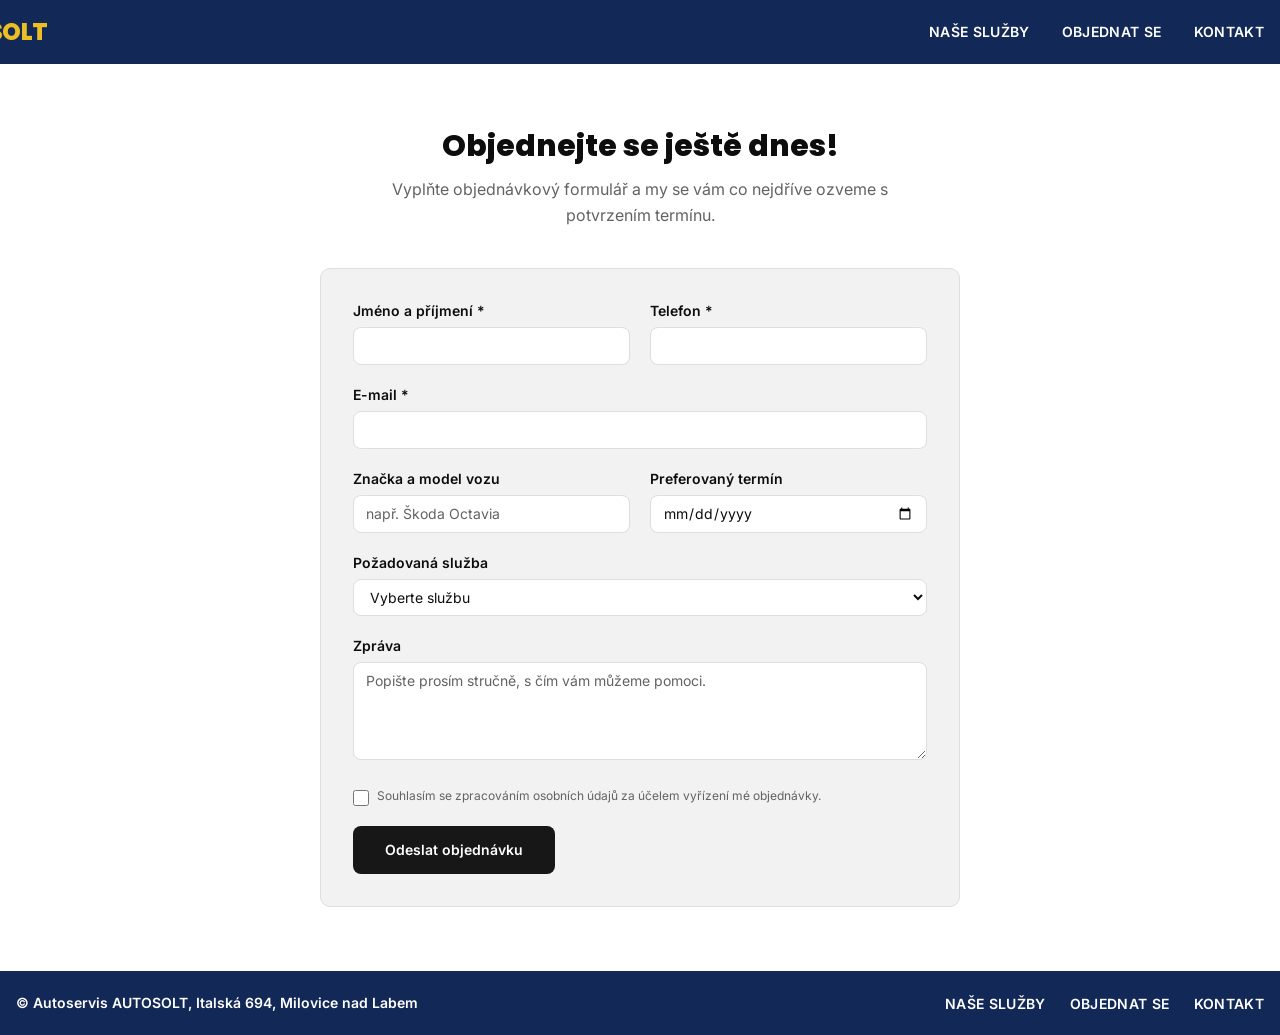
<file: nahled/objednejte-se/index.html>
<!DOCTYPE html>
<html lang="cs">
<head>
<meta charset="UTF-8">
<meta name="viewport" content="width=device-width, initial-scale=1.0">
<title>Objednejte se – AXE Motors</title>
<link rel="preconnect" href="https://fonts.googleapis.com">
<link rel="preconnect" href="https://fonts.gstatic.com" crossorigin>
<link href="https://fonts.googleapis.com/css2?family=Inter:wght@400;500;600;700&family=Poppins:wght@500;600;700;800&display=swap" rel="stylesheet">
<style>
/*! tailwindcss v4.3.3 | MIT License | https://tailwindcss.com */
@layer properties;
@layer theme, base, components, utilities;
@layer theme {
  :root, :host {
    --font-mono: ui-monospace, SFMono-Regular, Menlo, Monaco, Consolas, "Liberation Mono",
      "Courier New", monospace;
    --color-neutral-300: oklch(87% 0 none);
    --color-neutral-800: oklch(26.9% 0 none);
    --color-neutral-900: oklch(20.5% 0 none);
    --color-black: #000;
    --color-white: #fff;
    --spacing: 0.25rem;
    --container-md: 28rem;
    --container-lg: 32rem;
    --container-2xl: 42rem;
    --container-3xl: 48rem;
    --container-5xl: 64rem;
    --container-6xl: 72rem;
    --container-7xl: 80rem;
    --text-xs: 0.75rem;
    --text-xs--line-height: calc(1 / 0.75);
    --text-sm: 0.875rem;
    --text-sm--line-height: calc(1.25 / 0.875);
    --text-base: 1rem;
    --text-base--line-height: calc(1.5 / 1);
    --text-lg: 1.125rem;
    --text-lg--line-height: calc(1.75 / 1.125);
    --text-2xl: 1.5rem;
    --text-2xl--line-height: calc(2 / 1.5);
    --text-3xl: 1.875rem;
    --text-3xl--line-height: calc(2.25 / 1.875);
    --text-4xl: 2.25rem;
    --text-4xl--line-height: calc(2.5 / 2.25);
    --font-weight-light: 300;
    --font-weight-medium: 500;
    --font-weight-semibold: 600;
    --font-weight-bold: 700;
    --font-weight-extrabold: 800;
    --tracking-tight: -0.025em;
    --tracking-wide: 0.025em;
    --leading-tight: 1.25;
    --leading-snug: 1.375;
    --leading-relaxed: 1.625;
    --radius-md: calc(var(--radius) * 0.8);
    --ease-in-out: cubic-bezier(0.4, 0, 0.2, 1);
    --default-transition-duration: 150ms;
    --default-transition-timing-function: cubic-bezier(0.4, 0, 0.2, 1);
    --default-font-family: var(--font-inter);
    --default-mono-font-family: var(--font-mono);
  }
}
@layer base {
  *, ::after, ::before, ::backdrop, ::file-selector-button {
    box-sizing: border-box;
    margin: 0;
    padding: 0;
    border: 0 solid;
  }
  html, :host {
    line-height: 1.5;
    -webkit-text-size-adjust: 100%;
    tab-size: 4;
    font-family: var(--default-font-family, -apple-system, BlinkMacSystemFont, "Segoe UI", Roboto, "Helvetica Neue", "Noto Sans", Arial, sans-serif, "Apple Color Emoji", "Segoe UI Emoji", "Segoe UI Symbol", "Noto Color Emoji");
    font-feature-settings: var(--default-font-feature-settings, normal);
    font-variation-settings: var(--default-font-variation-settings, normal);
    -webkit-tap-highlight-color: transparent;
  }
  hr {
    height: 0;
    color: inherit;
    border-top-width: 1px;
  }
  abbr:where([title]) {
    -webkit-text-decoration: underline dotted;
    text-decoration: underline dotted;
  }
  h1, h2, h3, h4, h5, h6 {
    font-size: inherit;
    font-weight: inherit;
  }
  a {
    color: inherit;
    -webkit-text-decoration: inherit;
    text-decoration: inherit;
  }
  b, strong {
    font-weight: bolder;
  }
  code, kbd, samp, pre {
    font-family: var(--default-mono-font-family, ui-monospace, SFMono-Regular, Menlo, Monaco, Consolas, "Liberation Mono", "Courier New", monospace);
    font-feature-settings: var(--default-mono-font-feature-settings, normal);
    font-variation-settings: var(--default-mono-font-variation-settings, normal);
    font-size: 1em;
  }
  small {
    font-size: 80%;
  }
  sub, sup {
    font-size: 75%;
    line-height: 0;
    position: relative;
    vertical-align: baseline;
  }
  sub {
    bottom: -0.25em;
  }
  sup {
    top: -0.5em;
  }
  table {
    text-indent: 0;
    border-color: inherit;
    border-collapse: collapse;
  }
  :-moz-focusring:where(:not(iframe)) {
    outline: auto;
  }
  progress {
    vertical-align: baseline;
  }
  summary {
    display: list-item;
  }
  ol, ul, menu {
    list-style: none;
  }
  img, svg, video, canvas, audio, iframe, embed, object {
    display: block;
    vertical-align: middle;
  }
  img, video {
    max-width: 100%;
    height: auto;
  }
  button, input, select, optgroup, textarea, ::file-selector-button {
    font: inherit;
    font-feature-settings: inherit;
    font-variation-settings: inherit;
    letter-spacing: inherit;
    color: inherit;
    border-radius: 0;
    background-color: transparent;
    opacity: 1;
  }
  :where(select:is([multiple], [size])) optgroup {
    font-weight: bolder;
  }
  :where(select:is([multiple], [size])) optgroup option {
    padding-inline-start: 20px;
  }
  ::file-selector-button {
    margin-inline-end: 4px;
  }
  ::placeholder {
    opacity: 1;
  }
  @supports (not (-webkit-appearance: -apple-pay-button))  or (contain-intrinsic-size: 1px) {
    ::placeholder {
      color: currentcolor;
      @supports (color: color-mix(in lab, red, red)) {
        color: color-mix(in oklab, currentcolor 50%, transparent);
      }
    }
  }
  textarea {
    resize: vertical;
  }
  ::-webkit-search-decoration {
    -webkit-appearance: none;
  }
  ::-webkit-date-and-time-value {
    min-height: 1lh;
    text-align: inherit;
  }
  ::-webkit-datetime-edit {
    display: inline-flex;
  }
  ::-webkit-datetime-edit-fields-wrapper {
    padding: 0;
  }
  ::-webkit-datetime-edit, ::-webkit-datetime-edit-year-field, ::-webkit-datetime-edit-month-field, ::-webkit-datetime-edit-day-field, ::-webkit-datetime-edit-hour-field, ::-webkit-datetime-edit-minute-field, ::-webkit-datetime-edit-second-field, ::-webkit-datetime-edit-millisecond-field, ::-webkit-datetime-edit-meridiem-field {
    padding-block: 0;
  }
  ::-webkit-calendar-picker-indicator {
    line-height: 1;
  }
  :-moz-ui-invalid {
    box-shadow: none;
  }
  button, input:where([type="button"], [type="reset"], [type="submit"]), ::file-selector-button {
    appearance: button;
  }
  ::-webkit-inner-spin-button, ::-webkit-outer-spin-button {
    height: auto;
  }
  [hidden]:where(:not([hidden="until-found"])) {
    display: none !important;
  }
}
@layer utilities {
  .pointer-events-auto {
    pointer-events: auto;
  }
  .pointer-events-none {
    pointer-events: none;
  }
  .absolute {
    position: absolute;
  }
  .fixed {
    position: fixed;
  }
  .relative {
    position: relative;
  }
  .inset-0 {
    inset: 0px;
  }
  .inset-x-0 {
    inset-inline: 0px;
  }
  .inset-y-0 {
    inset-block: 0px;
  }
  .right-0 {
    right: 0px;
  }
  .bottom-0 {
    bottom: 0px;
  }
  .z-0 {
    z-index: 0;
  }
  .z-10 {
    z-index: 10;
  }
  .z-20 {
    z-index: 20;
  }
  .mx-auto {
    margin-inline: auto;
  }
  .mt-1 {
    margin-top: var(--spacing);
  }
  .mt-1\.5 {
    margin-top: calc(var(--spacing) * 1.5);
  }
  .mt-2 {
    margin-top: calc(var(--spacing) * 2);
  }
  .mt-3 {
    margin-top: calc(var(--spacing) * 3);
  }
  .mt-4 {
    margin-top: calc(var(--spacing) * 4);
  }
  .mt-5 {
    margin-top: calc(var(--spacing) * 5);
  }
  .mt-6 {
    margin-top: calc(var(--spacing) * 6);
  }
  .mt-8 {
    margin-top: calc(var(--spacing) * 8);
  }
  .mt-10 {
    margin-top: calc(var(--spacing) * 10);
  }
  .mt-12 {
    margin-top: calc(var(--spacing) * 12);
  }
  .mt-14 {
    margin-top: calc(var(--spacing) * 14);
  }
  .mb-4 {
    margin-bottom: calc(var(--spacing) * 4);
  }
  .block {
    display: block;
  }
  .flex {
    display: flex;
  }
  .grid {
    display: grid;
  }
  .hidden {
    display: none;
  }
  .inline-flex {
    display: inline-flex;
  }
  .size-6 {
    width: calc(var(--spacing) * 6);
    height: calc(var(--spacing) * 6);
  }
  .size-7 {
    width: calc(var(--spacing) * 7);
    height: calc(var(--spacing) * 7);
  }
  .size-8 {
    width: calc(var(--spacing) * 8);
    height: calc(var(--spacing) * 8);
  }
  .size-9 {
    width: calc(var(--spacing) * 9);
    height: calc(var(--spacing) * 9);
  }
  .h-4 {
    height: calc(var(--spacing) * 4);
  }
  .h-6 {
    height: calc(var(--spacing) * 6);
  }
  .h-7 {
    height: calc(var(--spacing) * 7);
  }
  .h-8 {
    height: calc(var(--spacing) * 8);
  }
  .h-9 {
    height: calc(var(--spacing) * 9);
  }
  .h-20 {
    height: calc(var(--spacing) * 20);
  }
  .h-56 {
    height: calc(var(--spacing) * 56);
  }
  .h-72 {
    height: calc(var(--spacing) * 72);
  }
  .h-full {
    height: 100%;
  }
  .max-h-0 {
    max-height: 0px;
  }
  .max-h-96 {
    max-height: calc(var(--spacing) * 96);
  }
  .w-4 {
    width: calc(var(--spacing) * 4);
  }
  .w-6 {
    width: calc(var(--spacing) * 6);
  }
  .w-20 {
    width: calc(var(--spacing) * 20);
  }
  .w-\[58\%\] {
    width: 58%;
  }
  .w-\[85\%\] {
    width: 85%;
  }
  .w-fit {
    width: fit-content;
  }
  .w-full {
    width: 100%;
  }
  .max-w-2xl {
    max-width: var(--container-2xl);
  }
  .max-w-3xl {
    max-width: var(--container-3xl);
  }
  .max-w-5xl {
    max-width: var(--container-5xl);
  }
  .max-w-6xl {
    max-width: var(--container-6xl);
  }
  .max-w-7xl {
    max-width: var(--container-7xl);
  }
  .max-w-\[11rem\] {
    max-width: 11rem;
  }
  .max-w-lg {
    max-width: var(--container-lg);
  }
  .max-w-md {
    max-width: var(--container-md);
  }
  .flex-1 {
    flex: 1;
  }
  .shrink-0 {
    flex-shrink: 0;
  }
  .transform {
    transform: var(--tw-rotate-x,) var(--tw-rotate-y,) var(--tw-rotate-z,) var(--tw-skew-x,) var(--tw-skew-y,);
  }
  .snap-x {
    scroll-snap-type: x var(--tw-scroll-snap-strictness);
  }
  .snap-mandatory {
    --tw-scroll-snap-strictness: mandatory;
  }
  .snap-start {
    scroll-snap-align: start;
  }
  .scroll-mt-4 {
    scroll-margin-top: calc(var(--spacing) * 4);
  }
  .\[scrollbar-width\:thin\] {
    scrollbar-width: thin;
  }
  .list-inside {
    list-style-position: inside;
  }
  .list-disc {
    list-style-type: disc;
  }
  .grid-cols-1 {
    grid-template-columns: repeat(1, minmax(0, 1fr));
  }
  .grid-cols-2 {
    grid-template-columns: repeat(2, minmax(0, 1fr));
  }
  .flex-col {
    flex-direction: column;
  }
  .flex-wrap {
    flex-wrap: wrap;
  }
  .items-center {
    align-items: center;
  }
  .items-start {
    align-items: flex-start;
  }
  .justify-between {
    justify-content: space-between;
  }
  .justify-center {
    justify-content: center;
  }
  .gap-1 {
    gap: var(--spacing);
  }
  .gap-1\.5 {
    gap: calc(var(--spacing) * 1.5);
  }
  .gap-2 {
    gap: calc(var(--spacing) * 2);
  }
  .gap-3 {
    gap: calc(var(--spacing) * 3);
  }
  .gap-4 {
    gap: calc(var(--spacing) * 4);
  }
  .gap-5 {
    gap: calc(var(--spacing) * 5);
  }
  .gap-6 {
    gap: calc(var(--spacing) * 6);
  }
  .gap-8 {
    gap: calc(var(--spacing) * 8);
  }
  .gap-10 {
    gap: calc(var(--spacing) * 10);
  }
  :where(.space-y-1 > :not(:last-child)) {
    --tw-space-y-reverse: 0;
    margin-block-start: calc(var(--spacing) * var(--tw-space-y-reverse));
    margin-block-end: calc(var(--spacing) * calc(1 - var(--tw-space-y-reverse)));
  }
  :where(.space-y-5 > :not(:last-child)) {
    --tw-space-y-reverse: 0;
    margin-block-start: calc(calc(var(--spacing) * 5) * var(--tw-space-y-reverse));
    margin-block-end: calc(calc(var(--spacing) * 5) * calc(1 - var(--tw-space-y-reverse)));
  }
  :where(.space-y-6 > :not(:last-child)) {
    --tw-space-y-reverse: 0;
    margin-block-start: calc(calc(var(--spacing) * 6) * var(--tw-space-y-reverse));
    margin-block-end: calc(calc(var(--spacing) * 6) * calc(1 - var(--tw-space-y-reverse)));
  }
  .gap-x-4 {
    column-gap: calc(var(--spacing) * 4);
  }
  .gap-x-6 {
    column-gap: calc(var(--spacing) * 6);
  }
  .gap-x-8 {
    column-gap: calc(var(--spacing) * 8);
  }
  .gap-y-1 {
    row-gap: var(--spacing);
  }
  .gap-y-2 {
    row-gap: calc(var(--spacing) * 2);
  }
  .gap-y-14 {
    row-gap: calc(var(--spacing) * 14);
  }
  .overflow-hidden {
    overflow: hidden;
  }
  .overflow-x-auto {
    overflow-x: auto;
  }
  .scroll-smooth {
    scroll-behavior: smooth;
  }
  .rounded {
    border-radius: 0.25rem;
  }
  .rounded-\[min\(var\(--radius-md\)\,10px\)\] {
    border-radius: min(var(--radius-md), 10px);
  }
  .rounded-\[min\(var\(--radius-md\)\,12px\)\] {
    border-radius: min(var(--radius-md), 12px);
  }
  .rounded-full {
    border-radius: calc(infinity * 1px);
  }
  .rounded-lg {
    border-radius: var(--radius);
  }
  .rounded-md {
    border-radius: calc(var(--radius) * 0.8);
  }
  .rounded-xl {
    border-radius: calc(var(--radius) * 1.4);
  }
  .border {
    border-style: var(--tw-border-style);
    border-width: 1px;
  }
  .border-t {
    border-top-style: var(--tw-border-style);
    border-top-width: 1px;
  }
  .border-border {
    border-color: var(--border);
  }
  .border-transparent {
    border-color: transparent;
  }
  .border-white\/15 {
    border-color: color-mix(in srgb, #fff 15%, transparent);
    @supports (color: color-mix(in lab, red, red)) {
      border-color: color-mix(in oklab, var(--color-white) 15%, transparent);
    }
  }
  .bg-background {
    background-color: var(--background);
  }
  .bg-black\/40 {
    background-color: color-mix(in srgb, #000 40%, transparent);
    @supports (color: color-mix(in lab, red, red)) {
      background-color: color-mix(in oklab, var(--color-black) 40%, transparent);
    }
  }
  .bg-cta {
    background-color: var(--cta);
  }
  .bg-destructive\/10 {
    background-color: var(--destructive);
    @supports (color: color-mix(in lab, red, red)) {
      background-color: color-mix(in oklab, var(--destructive) 10%, transparent);
    }
  }
  .bg-muted {
    background-color: var(--muted);
  }
  .bg-neutral-900 {
    background-color: var(--color-neutral-900);
  }
  .bg-primary {
    background-color: var(--primary);
  }
  .bg-secondary {
    background-color: var(--secondary);
  }
  .bg-gradient-to-t {
    --tw-gradient-position: to top in oklab;
    background-image: linear-gradient(var(--tw-gradient-stops));
  }
  .from-black\/20 {
    --tw-gradient-from: color-mix(in srgb, #000 20%, transparent);
    @supports (color: color-mix(in lab, red, red)) {
      --tw-gradient-from: color-mix(in oklab, var(--color-black) 20%, transparent);
    }
    --tw-gradient-stops: var(--tw-gradient-via-stops, var(--tw-gradient-position), var(--tw-gradient-from) var(--tw-gradient-from-position), var(--tw-gradient-to) var(--tw-gradient-to-position));
  }
  .to-transparent {
    --tw-gradient-to: transparent;
    --tw-gradient-stops: var(--tw-gradient-via-stops, var(--tw-gradient-position), var(--tw-gradient-from) var(--tw-gradient-from-position), var(--tw-gradient-to) var(--tw-gradient-to-position));
  }
  .bg-clip-padding {
    background-clip: padding-box;
  }
  .object-contain {
    object-fit: contain;
  }
  .object-cover {
    object-fit: cover;
  }
  .p-2 {
    padding: calc(var(--spacing) * 2);
  }
  .p-6 {
    padding: calc(var(--spacing) * 6);
  }
  .px-2 {
    padding-inline: calc(var(--spacing) * 2);
  }
  .px-2\.5 {
    padding-inline: calc(var(--spacing) * 2.5);
  }
  .px-3 {
    padding-inline: calc(var(--spacing) * 3);
  }
  .px-4 {
    padding-inline: calc(var(--spacing) * 4);
  }
  .px-5 {
    padding-inline: calc(var(--spacing) * 5);
  }
  .px-7 {
    padding-inline: calc(var(--spacing) * 7);
  }
  .px-8 {
    padding-inline: calc(var(--spacing) * 8);
  }
  .py-1\.5 {
    padding-block: calc(var(--spacing) * 1.5);
  }
  .py-2 {
    padding-block: calc(var(--spacing) * 2);
  }
  .py-2\.5 {
    padding-block: calc(var(--spacing) * 2.5);
  }
  .py-3 {
    padding-block: calc(var(--spacing) * 3);
  }
  .py-3\.5 {
    padding-block: calc(var(--spacing) * 3.5);
  }
  .py-4 {
    padding-block: calc(var(--spacing) * 4);
  }
  .py-5 {
    padding-block: calc(var(--spacing) * 5);
  }
  .py-6 {
    padding-block: calc(var(--spacing) * 6);
  }
  .py-10 {
    padding-block: calc(var(--spacing) * 10);
  }
  .py-14 {
    padding-block: calc(var(--spacing) * 14);
  }
  .py-16 {
    padding-block: calc(var(--spacing) * 16);
  }
  .pt-2 {
    padding-top: calc(var(--spacing) * 2);
  }
  .pb-4 {
    padding-bottom: calc(var(--spacing) * 4);
  }
  .pb-6 {
    padding-bottom: calc(var(--spacing) * 6);
  }
  .text-center {
    text-align: center;
  }
  .text-left {
    text-align: left;
  }
  .font-heading {
    font-family: var(--font-poppins);
  }
  .font-sans {
    font-family: var(--font-inter);
  }
  .text-2xl {
    font-size: var(--text-2xl);
    line-height: var(--tw-leading, var(--text-2xl--line-height));
  }
  .text-3xl {
    font-size: var(--text-3xl);
    line-height: var(--tw-leading, var(--text-3xl--line-height));
  }
  .text-base {
    font-size: var(--text-base);
    line-height: var(--tw-leading, var(--text-base--line-height));
  }
  .text-lg {
    font-size: var(--text-lg);
    line-height: var(--tw-leading, var(--text-lg--line-height));
  }
  .text-sm {
    font-size: var(--text-sm);
    line-height: var(--tw-leading, var(--text-sm--line-height));
  }
  .text-xs {
    font-size: var(--text-xs);
    line-height: var(--tw-leading, var(--text-xs--line-height));
  }
  .text-\[0\.8rem\] {
    font-size: 0.8rem;
  }
  .leading-relaxed {
    --tw-leading: var(--leading-relaxed);
    line-height: var(--leading-relaxed);
  }
  .leading-snug {
    --tw-leading: var(--leading-snug);
    line-height: var(--leading-snug);
  }
  .leading-tight {
    --tw-leading: var(--leading-tight);
    line-height: var(--leading-tight);
  }
  .font-bold {
    --tw-font-weight: var(--font-weight-bold);
    font-weight: var(--font-weight-bold);
  }
  .font-extrabold {
    --tw-font-weight: var(--font-weight-extrabold);
    font-weight: var(--font-weight-extrabold);
  }
  .font-light {
    --tw-font-weight: var(--font-weight-light);
    font-weight: var(--font-weight-light);
  }
  .font-medium {
    --tw-font-weight: var(--font-weight-medium);
    font-weight: var(--font-weight-medium);
  }
  .font-semibold {
    --tw-font-weight: var(--font-weight-semibold);
    font-weight: var(--font-weight-semibold);
  }
  .tracking-tight {
    --tw-tracking: var(--tracking-tight);
    letter-spacing: var(--tracking-tight);
  }
  .tracking-wide {
    --tw-tracking: var(--tracking-wide);
    letter-spacing: var(--tracking-wide);
  }
  .text-balance {
    text-wrap: balance;
  }
  .text-pretty {
    text-wrap: pretty;
  }
  .whitespace-nowrap {
    white-space: nowrap;
  }
  .text-cta {
    color: var(--cta);
  }
  .text-cta-foreground {
    color: var(--cta-foreground);
  }
  .text-destructive {
    color: var(--destructive);
  }
  .text-foreground {
    color: var(--foreground);
  }
  .text-muted-foreground {
    color: var(--muted-foreground);
  }
  .text-neutral-300 {
    color: var(--color-neutral-300);
  }
  .text-primary {
    color: var(--primary);
  }
  .text-primary-foreground {
    color: var(--primary-foreground);
  }
  .text-secondary-foreground {
    color: var(--secondary-foreground);
  }
  .text-white {
    color: var(--color-white);
  }
  .uppercase {
    text-transform: uppercase;
  }
  .underline {
    text-decoration-line: underline;
  }
  .underline-offset-4 {
    text-underline-offset: 4px;
  }
  .antialiased {
    -webkit-font-smoothing: antialiased;
    -moz-osx-font-smoothing: grayscale;
  }
  .accent-primary {
    accent-color: var(--primary);
  }
  .opacity-0 {
    opacity: 0%;
  }
  .opacity-100 {
    opacity: 100%;
  }
  .shadow-sm {
    --tw-shadow: 0 1px 3px 0 var(--tw-shadow-color, rgb(0 0 0 / 0.1)), 0 1px 2px -1px var(--tw-shadow-color, rgb(0 0 0 / 0.1));
    box-shadow: var(--tw-inset-shadow), var(--tw-inset-ring-shadow), var(--tw-ring-offset-shadow), var(--tw-ring-shadow), var(--tw-shadow);
  }
  .outline {
    outline-style: var(--tw-outline-style);
    outline-width: 1px;
  }
  .transition-all {
    transition-property: all;
    transition-timing-function: var(--tw-ease, var(--default-transition-timing-function));
    transition-duration: var(--tw-duration, var(--default-transition-duration));
  }
  .transition-colors {
    transition-property: color, background-color, border-color, outline-color, text-decoration-color, fill, stroke, --tw-gradient-from, --tw-gradient-via, --tw-gradient-to;
    transition-timing-function: var(--tw-ease, var(--default-transition-timing-function));
    transition-duration: var(--tw-duration, var(--default-transition-duration));
  }
  .transition-opacity {
    transition-property: opacity;
    transition-timing-function: var(--tw-ease, var(--default-transition-timing-function));
    transition-duration: var(--tw-duration, var(--default-transition-duration));
  }
  .transition-transform {
    transition-property: transform, translate, scale, rotate;
    transition-timing-function: var(--tw-ease, var(--default-transition-timing-function));
    transition-duration: var(--tw-duration, var(--default-transition-duration));
  }
  .duration-150 {
    --tw-duration: 150ms;
    transition-duration: 150ms;
  }
  .duration-300 {
    --tw-duration: 300ms;
    transition-duration: 300ms;
  }
  .ease-in-out {
    --tw-ease: var(--ease-in-out);
    transition-timing-function: var(--ease-in-out);
  }
  .outline-none {
    --tw-outline-style: none;
    outline-style: none;
  }
  .select-none {
    -webkit-user-select: none;
    user-select: none;
  }
  @media (hover: hover) {
    .group-hover\:scale-105:is(:where(.group):hover *) {
      --tw-scale-x: 105%;
      --tw-scale-y: 105%;
      --tw-scale-z: 105%;
      scale: var(--tw-scale-x) var(--tw-scale-y);
    }
    .group-hover\:text-primary:is(:where(.group):hover *) {
      color: var(--primary);
    }
  }
  .placeholder\:text-muted-foreground::placeholder {
    color: var(--muted-foreground);
  }
  @media (hover: hover) {
    .hover\:bg-destructive\/20:hover {
      background-color: var(--destructive);
    }
    @supports (color: color-mix(in lab, red, red)) {
      .hover\:bg-destructive\/20:hover {
        background-color: color-mix(in oklab, var(--destructive) 20%, transparent);
      }
    }
    .hover\:bg-muted:hover {
      background-color: var(--muted);
    }
    .hover\:bg-neutral-800:hover {
      background-color: var(--color-neutral-800);
    }
    .hover\:bg-secondary\/80:hover {
      background-color: var(--secondary);
    }
    @supports (color: color-mix(in lab, red, red)) {
      .hover\:bg-secondary\/80:hover {
        background-color: color-mix(in oklab, var(--secondary) 80%, transparent);
      }
    }
    .hover\:bg-white\/10:hover {
      background-color: color-mix(in srgb, #fff 10%, transparent);
    }
    @supports (color: color-mix(in lab, red, red)) {
      .hover\:bg-white\/10:hover {
        background-color: color-mix(in oklab, var(--color-white) 10%, transparent);
      }
    }
    .hover\:text-cta:hover {
      color: var(--cta);
    }
    .hover\:text-foreground:hover {
      color: var(--foreground);
    }
    .hover\:text-primary:hover {
      color: var(--primary);
    }
    .hover\:underline:hover {
      text-decoration-line: underline;
    }
    .hover\:opacity-80:hover {
      opacity: 80%;
    }
    .hover\:brightness-95:hover {
      --tw-brightness: brightness(95%);
      filter: var(--tw-blur,) var(--tw-brightness,) var(--tw-contrast,) var(--tw-grayscale,) var(--tw-hue-rotate,) var(--tw-invert,) var(--tw-saturate,) var(--tw-sepia,) var(--tw-drop-shadow,);
    }
  }
  .focus\:border-primary:focus {
    border-color: var(--primary);
  }
  .focus-visible\:border-destructive\/40:focus-visible {
    border-color: var(--destructive);
    @supports (color: color-mix(in lab, red, red)) {
      border-color: color-mix(in oklab, var(--destructive) 40%, transparent);
    }
  }
  .focus-visible\:border-ring:focus-visible {
    border-color: var(--ring);
  }
  .focus-visible\:ring-3:focus-visible {
    --tw-ring-shadow: var(--tw-ring-inset,) 0 0 0 calc(3px + var(--tw-ring-offset-width)) var(--tw-ring-color, currentcolor);
    box-shadow: var(--tw-inset-shadow), var(--tw-inset-ring-shadow), var(--tw-ring-offset-shadow), var(--tw-ring-shadow), var(--tw-shadow);
  }
  .focus-visible\:ring-destructive\/20:focus-visible {
    --tw-ring-color: var(--destructive);
    @supports (color: color-mix(in lab, red, red)) {
      --tw-ring-color: color-mix(in oklab, var(--destructive) 20%, transparent);
    }
  }
  .focus-visible\:ring-ring\/50:focus-visible {
    --tw-ring-color: var(--ring);
    @supports (color: color-mix(in lab, red, red)) {
      --tw-ring-color: color-mix(in oklab, var(--ring) 50%, transparent);
    }
  }
  .active\:bg-white\/20:active {
    background-color: color-mix(in srgb, #fff 20%, transparent);
    @supports (color: color-mix(in lab, red, red)) {
      background-color: color-mix(in oklab, var(--color-white) 20%, transparent);
    }
  }
  .active\:not-aria-\[haspopup\]\:translate-y-px:active:not([aria-haspopup]) {
    --tw-translate-y: 1px;
    translate: var(--tw-translate-x) var(--tw-translate-y);
  }
  .disabled\:pointer-events-none:disabled {
    pointer-events: none;
  }
  .disabled\:opacity-50:disabled {
    opacity: 50%;
  }
  :where([data-slot="button-group"]) .in-data-\[slot\=button-group\]\:rounded-lg {
    border-radius: var(--radius);
  }
  .has-data-\[icon\=inline-end\]\:pr-1\.5:has([data-icon="inline-end"]) {
    padding-right: calc(var(--spacing) * 1.5);
  }
  .has-data-\[icon\=inline-end\]\:pr-2:has([data-icon="inline-end"]) {
    padding-right: calc(var(--spacing) * 2);
  }
  .has-data-\[icon\=inline-start\]\:pl-1\.5:has([data-icon="inline-start"]) {
    padding-left: calc(var(--spacing) * 1.5);
  }
  .has-data-\[icon\=inline-start\]\:pl-2:has([data-icon="inline-start"]) {
    padding-left: calc(var(--spacing) * 2);
  }
  .aria-expanded\:bg-muted[aria-expanded="true"] {
    background-color: var(--muted);
  }
  .aria-expanded\:bg-secondary[aria-expanded="true"] {
    background-color: var(--secondary);
  }
  .aria-expanded\:text-foreground[aria-expanded="true"] {
    color: var(--foreground);
  }
  .aria-expanded\:text-secondary-foreground[aria-expanded="true"] {
    color: var(--secondary-foreground);
  }
  .aria-invalid\:border-destructive[aria-invalid="true"] {
    border-color: var(--destructive);
  }
  .aria-invalid\:ring-3[aria-invalid="true"] {
    --tw-ring-shadow: var(--tw-ring-inset,) 0 0 0 calc(3px + var(--tw-ring-offset-width)) var(--tw-ring-color, currentcolor);
    box-shadow: var(--tw-inset-shadow), var(--tw-inset-ring-shadow), var(--tw-ring-offset-shadow), var(--tw-ring-shadow), var(--tw-shadow);
  }
  .aria-invalid\:ring-destructive\/20[aria-invalid="true"] {
    --tw-ring-color: var(--destructive);
    @supports (color: color-mix(in lab, red, red)) {
      --tw-ring-color: color-mix(in oklab, var(--destructive) 20%, transparent);
    }
  }
  @media (width >= 40rem) {
    .sm\:col-span-1 {
      grid-column: span 1 / span 1;
    }
    .sm\:col-span-2 {
      grid-column: span 2 / span 2;
    }
    .sm\:block {
      display: block;
    }
    .sm\:inline {
      display: inline;
    }
    .sm\:h-24 {
      height: calc(var(--spacing) * 24);
    }
    .sm\:h-72 {
      height: calc(var(--spacing) * 72);
    }
    .sm\:w-24 {
      width: calc(var(--spacing) * 24);
    }
    .sm\:w-\[46\%\] {
      width: 46%;
    }
    .sm\:w-auto {
      width: auto;
    }
    .sm\:grid-cols-2 {
      grid-template-columns: repeat(2, minmax(0, 1fr));
    }
    .sm\:grid-cols-4 {
      grid-template-columns: repeat(4, minmax(0, 1fr));
    }
    .sm\:flex-row {
      flex-direction: row;
    }
    .sm\:gap-6 {
      gap: calc(var(--spacing) * 6);
    }
    .sm\:p-8 {
      padding: calc(var(--spacing) * 8);
    }
    .sm\:px-6 {
      padding-inline: calc(var(--spacing) * 6);
    }
    .sm\:py-2\.5 {
      padding-block: calc(var(--spacing) * 2.5);
    }
    .sm\:text-2xl {
      font-size: var(--text-2xl);
      line-height: var(--tw-leading, var(--text-2xl--line-height));
    }
    .sm\:text-3xl {
      font-size: var(--text-3xl);
      line-height: var(--tw-leading, var(--text-3xl--line-height));
    }
    .sm\:text-4xl {
      font-size: var(--text-4xl);
      line-height: var(--tw-leading, var(--text-4xl--line-height));
    }
    .sm\:text-sm {
      font-size: var(--text-sm);
      line-height: var(--tw-leading, var(--text-sm--line-height));
    }
  }
  @media (width >= 48rem) {
    .md\:flex {
      display: flex;
    }
    .md\:hidden {
      display: none;
    }
    .md\:grid-cols-2 {
      grid-template-columns: repeat(2, minmax(0, 1fr));
    }
    .md\:flex-row {
      flex-direction: row;
    }
    .md\:items-start {
      align-items: flex-start;
    }
    .md\:justify-between {
      justify-content: space-between;
    }
    .md\:pl-8 {
      padding-left: calc(var(--spacing) * 8);
    }
    .md\:text-left {
      text-align: left;
    }
  }
  @media (width >= 64rem) {
    .lg\:mx-0 {
      margin-inline: 0px;
    }
    .lg\:-ml-\[clamp\(1rem\,7vw\,9rem\)\] {
      margin-left: calc(clamp(1rem, 7vw, 9rem) * -1);
    }
    .lg\:block {
      display: block;
    }
    .lg\:hidden {
      display: none;
    }
    .lg\:w-\[31\%\] {
      width: 31%;
    }
    .lg\:grid-cols-2 {
      grid-template-columns: repeat(2, minmax(0, 1fr));
    }
    .lg\:justify-start {
      justify-content: flex-start;
    }
    .lg\:gap-6 {
      gap: calc(var(--spacing) * 6);
    }
    .lg\:py-14 {
      padding-block: calc(var(--spacing) * 14);
    }
    .lg\:text-left {
      text-align: left;
    }
  }
  .dark\:border-input:is(.dark *) {
    border-color: var(--input);
  }
  .dark\:bg-destructive\/20:is(.dark *) {
    background-color: var(--destructive);
    @supports (color: color-mix(in lab, red, red)) {
      background-color: color-mix(in oklab, var(--destructive) 20%, transparent);
    }
  }
  .dark\:bg-input\/30:is(.dark *) {
    background-color: var(--input);
    @supports (color: color-mix(in lab, red, red)) {
      background-color: color-mix(in oklab, var(--input) 30%, transparent);
    }
  }
  @media (hover: hover) {
    .dark\:hover\:bg-destructive\/30:is(.dark *):hover {
      background-color: var(--destructive);
    }
    @supports (color: color-mix(in lab, red, red)) {
      .dark\:hover\:bg-destructive\/30:is(.dark *):hover {
        background-color: color-mix(in oklab, var(--destructive) 30%, transparent);
      }
    }
    .dark\:hover\:bg-input\/50:is(.dark *):hover {
      background-color: var(--input);
    }
    @supports (color: color-mix(in lab, red, red)) {
      .dark\:hover\:bg-input\/50:is(.dark *):hover {
        background-color: color-mix(in oklab, var(--input) 50%, transparent);
      }
    }
    .dark\:hover\:bg-muted\/50:is(.dark *):hover {
      background-color: var(--muted);
    }
    @supports (color: color-mix(in lab, red, red)) {
      .dark\:hover\:bg-muted\/50:is(.dark *):hover {
        background-color: color-mix(in oklab, var(--muted) 50%, transparent);
      }
    }
  }
  .dark\:focus-visible\:ring-destructive\/40:is(.dark *):focus-visible {
    --tw-ring-color: var(--destructive);
    @supports (color: color-mix(in lab, red, red)) {
      --tw-ring-color: color-mix(in oklab, var(--destructive) 40%, transparent);
    }
  }
  .dark\:aria-invalid\:border-destructive\/50:is(.dark *)[aria-invalid="true"] {
    border-color: var(--destructive);
    @supports (color: color-mix(in lab, red, red)) {
      border-color: color-mix(in oklab, var(--destructive) 50%, transparent);
    }
  }
  .dark\:aria-invalid\:ring-destructive\/40:is(.dark *)[aria-invalid="true"] {
    --tw-ring-color: var(--destructive);
    @supports (color: color-mix(in lab, red, red)) {
      --tw-ring-color: color-mix(in oklab, var(--destructive) 40%, transparent);
    }
  }
  .\[\&_svg\]\:pointer-events-none svg {
    pointer-events: none;
  }
  .\[\&_svg\]\:shrink-0 svg {
    flex-shrink: 0;
  }
  .\[\&_svg\:not\(\[class\*\=\'size-\'\]\)\]\:size-3 svg:not([class*='size-']) {
    width: calc(var(--spacing) * 3);
    height: calc(var(--spacing) * 3);
  }
  .\[\&_svg\:not\(\[class\*\=\'size-\'\]\)\]\:size-3\.5 svg:not([class*='size-']) {
    width: calc(var(--spacing) * 3.5);
    height: calc(var(--spacing) * 3.5);
  }
  .\[\&_svg\:not\(\[class\*\=\'size-\'\]\)\]\:size-4 svg:not([class*='size-']) {
    width: calc(var(--spacing) * 4);
    height: calc(var(--spacing) * 4);
  }
  @media (hover: hover) {
    .\[a\]\:hover\:bg-primary\/80:is(a):hover {
      background-color: var(--primary);
    }
    @supports (color: color-mix(in lab, red, red)) {
      .\[a\]\:hover\:bg-primary\/80:is(a):hover {
        background-color: color-mix(in oklab, var(--primary) 80%, transparent);
      }
    }
  }
  [aria-expanded=true] .\[\[aria-expanded\=true\]_\&\]\:block {
    display: block;
  }
  [aria-expanded=true] .\[\[aria-expanded\=true\]_\&\]\:hidden {
    display: none;
  }
}
@property --tw-animation-delay {
  syntax: "*";
  inherits: false;
  initial-value: 0s;
}
@property --tw-animation-direction {
  syntax: "*";
  inherits: false;
  initial-value: normal;
}
@property --tw-animation-duration {
  syntax: "*";
  inherits: false;
}
@property --tw-animation-fill-mode {
  syntax: "*";
  inherits: false;
  initial-value: none;
}
@property --tw-animation-iteration-count {
  syntax: "*";
  inherits: false;
  initial-value: 1;
}
@property --tw-enter-blur {
  syntax: "*";
  inherits: false;
  initial-value: 0;
}
@property --tw-enter-opacity {
  syntax: "*";
  inherits: false;
  initial-value: 1;
}
@property --tw-enter-rotate {
  syntax: "*";
  inherits: false;
  initial-value: 0;
}
@property --tw-enter-scale {
  syntax: "*";
  inherits: false;
  initial-value: 1;
}
@property --tw-enter-translate-x {
  syntax: "*";
  inherits: false;
  initial-value: 0;
}
@property --tw-enter-translate-y {
  syntax: "*";
  inherits: false;
  initial-value: 0;
}
@property --tw-exit-blur {
  syntax: "*";
  inherits: false;
  initial-value: 0;
}
@property --tw-exit-opacity {
  syntax: "*";
  inherits: false;
  initial-value: 1;
}
@property --tw-exit-rotate {
  syntax: "*";
  inherits: false;
  initial-value: 0;
}
@property --tw-exit-scale {
  syntax: "*";
  inherits: false;
  initial-value: 1;
}
@property --tw-exit-translate-x {
  syntax: "*";
  inherits: false;
  initial-value: 0;
}
@property --tw-exit-translate-y {
  syntax: "*";
  inherits: false;
  initial-value: 0;
}
@property --scroll-fade-t {
  syntax: "<length-percentage>";
  inherits: false;
  initial-value: 0px;
}
@property --scroll-fade-b {
  syntax: "<length-percentage>";
  inherits: false;
  initial-value: 0px;
}
@property --scroll-fade-s {
  syntax: "<length-percentage>";
  inherits: false;
  initial-value: 0px;
}
@property --scroll-fade-e {
  syntax: "<length-percentage>";
  inherits: false;
  initial-value: 0px;
}
@property --scroll-fade-mask {
  syntax: "*";
  inherits: false;
}
@property --shimmer-angle {
  syntax: "<angle>";
  inherits: true;
  initial-value: 20deg;
}
@property --shimmer-image {
  syntax: "*";
  inherits: false;
}
@property --shimmer-text-fill {
  syntax: "*";
  inherits: false;
}
@media (prefers-reduced-motion: reduce) {
  .shimmer {
    animation: none;
    background-image: none;
    -webkit-text-fill-color: currentColor;
  }
}
:root {
  color-scheme: light;
  --background: oklch(1 0 0);
  --foreground: oklch(0.16 0 0);
  --card: oklch(1 0 0);
  --card-foreground: oklch(0.16 0 0);
  --popover: oklch(1 0 0);
  --popover-foreground: oklch(0.16 0 0);
  --primary: oklch(0.29 0.09 263);
  --primary-foreground: oklch(1 0 0);
  --cta: oklch(0.82 0.16 90);
  --cta-foreground: oklch(0.2 0.05 260);
  --secondary: oklch(0.15 0 0);
  --secondary-foreground: oklch(1 0 0);
  --muted: oklch(0.96 0 0);
  --muted-foreground: oklch(0.5 0 0);
  --accent: oklch(0.96 0 0);
  --accent-foreground: oklch(0.16 0 0);
  --destructive: oklch(0.556 0.221 27.5);
  --border: oklch(0.9 0 0);
  --input: oklch(0.9 0 0);
  --ring: oklch(0.29 0.09 263);
  --radius: 0.625rem;
}
@layer base {
  * {
    border-color: var(--border);
    outline-color: var(--ring);
    @supports (color: color-mix(in lab, red, red)) {
      outline-color: color-mix(in oklab, var(--ring) 50%, transparent);
    }
  }
  body {
    background-color: var(--background);
    color: var(--foreground);
  }
}
@property --tw-rotate-x {
  syntax: "*";
  inherits: false;
}
@property --tw-rotate-y {
  syntax: "*";
  inherits: false;
}
@property --tw-rotate-z {
  syntax: "*";
  inherits: false;
}
@property --tw-skew-x {
  syntax: "*";
  inherits: false;
}
@property --tw-skew-y {
  syntax: "*";
  inherits: false;
}
@property --tw-scroll-snap-strictness {
  syntax: "*";
  inherits: false;
  initial-value: proximity;
}
@property --tw-space-y-reverse {
  syntax: "*";
  inherits: false;
  initial-value: 0;
}
@property --tw-border-style {
  syntax: "*";
  inherits: false;
  initial-value: solid;
}
@property --tw-gradient-position {
  syntax: "*";
  inherits: false;
}
@property --tw-gradient-from {
  syntax: "<color>";
  inherits: false;
  initial-value: #0000;
}
@property --tw-gradient-via {
  syntax: "<color>";
  inherits: false;
  initial-value: #0000;
}
@property --tw-gradient-to {
  syntax: "<color>";
  inherits: false;
  initial-value: #0000;
}
@property --tw-gradient-stops {
  syntax: "*";
  inherits: false;
}
@property --tw-gradient-via-stops {
  syntax: "*";
  inherits: false;
}
@property --tw-gradient-from-position {
  syntax: "<length-percentage>";
  inherits: false;
  initial-value: 0%;
}
@property --tw-gradient-via-position {
  syntax: "<length-percentage>";
  inherits: false;
  initial-value: 50%;
}
@property --tw-gradient-to-position {
  syntax: "<length-percentage>";
  inherits: false;
  initial-value: 100%;
}
@property --tw-leading {
  syntax: "*";
  inherits: false;
}
@property --tw-font-weight {
  syntax: "*";
  inherits: false;
}
@property --tw-tracking {
  syntax: "*";
  inherits: false;
}
@property --tw-shadow {
  syntax: "*";
  inherits: false;
  initial-value: 0 0 #0000;
}
@property --tw-shadow-color {
  syntax: "*";
  inherits: false;
}
@property --tw-shadow-alpha {
  syntax: "<percentage>";
  inherits: false;
  initial-value: 100%;
}
@property --tw-inset-shadow {
  syntax: "*";
  inherits: false;
  initial-value: 0 0 #0000;
}
@property --tw-inset-shadow-color {
  syntax: "*";
  inherits: false;
}
@property --tw-inset-shadow-alpha {
  syntax: "<percentage>";
  inherits: false;
  initial-value: 100%;
}
@property --tw-ring-color {
  syntax: "*";
  inherits: false;
}
@property --tw-ring-shadow {
  syntax: "*";
  inherits: false;
  initial-value: 0 0 #0000;
}
@property --tw-inset-ring-color {
  syntax: "*";
  inherits: false;
}
@property --tw-inset-ring-shadow {
  syntax: "*";
  inherits: false;
  initial-value: 0 0 #0000;
}
@property --tw-ring-inset {
  syntax: "*";
  inherits: false;
}
@property --tw-ring-offset-width {
  syntax: "<length>";
  inherits: false;
  initial-value: 0px;
}
@property --tw-ring-offset-color {
  syntax: "*";
  inherits: false;
  initial-value: #fff;
}
@property --tw-ring-offset-shadow {
  syntax: "*";
  inherits: false;
  initial-value: 0 0 #0000;
}
@property --tw-outline-style {
  syntax: "*";
  inherits: false;
  initial-value: solid;
}
@property --tw-duration {
  syntax: "*";
  inherits: false;
}
@property --tw-ease {
  syntax: "*";
  inherits: false;
}
@property --tw-scale-x {
  syntax: "*";
  inherits: false;
  initial-value: 1;
}
@property --tw-scale-y {
  syntax: "*";
  inherits: false;
  initial-value: 1;
}
@property --tw-scale-z {
  syntax: "*";
  inherits: false;
  initial-value: 1;
}
@property --tw-blur {
  syntax: "*";
  inherits: false;
}
@property --tw-brightness {
  syntax: "*";
  inherits: false;
}
@property --tw-contrast {
  syntax: "*";
  inherits: false;
}
@property --tw-grayscale {
  syntax: "*";
  inherits: false;
}
@property --tw-hue-rotate {
  syntax: "*";
  inherits: false;
}
@property --tw-invert {
  syntax: "*";
  inherits: false;
}
@property --tw-opacity {
  syntax: "*";
  inherits: false;
}
@property --tw-saturate {
  syntax: "*";
  inherits: false;
}
@property --tw-sepia {
  syntax: "*";
  inherits: false;
}
@property --tw-drop-shadow {
  syntax: "*";
  inherits: false;
}
@property --tw-drop-shadow-color {
  syntax: "*";
  inherits: false;
}
@property --tw-drop-shadow-alpha {
  syntax: "<percentage>";
  inherits: false;
  initial-value: 100%;
}
@property --tw-drop-shadow-size {
  syntax: "*";
  inherits: false;
}
@property --tw-translate-x {
  syntax: "*";
  inherits: false;
  initial-value: 0;
}
@property --tw-translate-y {
  syntax: "*";
  inherits: false;
  initial-value: 0;
}
@property --tw-translate-z {
  syntax: "*";
  inherits: false;
  initial-value: 0;
}
@layer properties {
  @supports ((-webkit-hyphens: none) and (not (margin-trim: inline))) or ((-moz-orient: inline) and (not (color:rgb(from red r g b)))) {
    :root, :host {
      --shimmer-angle: 20deg;
    }
    *, ::before, ::after, ::backdrop {
      --tw-rotate-x: initial;
      --tw-rotate-y: initial;
      --tw-rotate-z: initial;
      --tw-skew-x: initial;
      --tw-skew-y: initial;
      --tw-scroll-snap-strictness: proximity;
      --tw-space-y-reverse: 0;
      --tw-border-style: solid;
      --tw-gradient-position: initial;
      --tw-gradient-from: #0000;
      --tw-gradient-via: #0000;
      --tw-gradient-to: #0000;
      --tw-gradient-stops: initial;
      --tw-gradient-via-stops: initial;
      --tw-gradient-from-position: 0%;
      --tw-gradient-via-position: 50%;
      --tw-gradient-to-position: 100%;
      --tw-leading: initial;
      --tw-font-weight: initial;
      --tw-tracking: initial;
      --tw-shadow: 0 0 #0000;
      --tw-shadow-color: initial;
      --tw-shadow-alpha: 100%;
      --tw-inset-shadow: 0 0 #0000;
      --tw-inset-shadow-color: initial;
      --tw-inset-shadow-alpha: 100%;
      --tw-ring-color: initial;
      --tw-ring-shadow: 0 0 #0000;
      --tw-inset-ring-color: initial;
      --tw-inset-ring-shadow: 0 0 #0000;
      --tw-ring-inset: initial;
      --tw-ring-offset-width: 0px;
      --tw-ring-offset-color: #fff;
      --tw-ring-offset-shadow: 0 0 #0000;
      --tw-outline-style: solid;
      --tw-duration: initial;
      --tw-ease: initial;
      --tw-scale-x: 1;
      --tw-scale-y: 1;
      --tw-scale-z: 1;
      --tw-blur: initial;
      --tw-brightness: initial;
      --tw-contrast: initial;
      --tw-grayscale: initial;
      --tw-hue-rotate: initial;
      --tw-invert: initial;
      --tw-opacity: initial;
      --tw-saturate: initial;
      --tw-sepia: initial;
      --tw-drop-shadow: initial;
      --tw-drop-shadow-color: initial;
      --tw-drop-shadow-alpha: 100%;
      --tw-drop-shadow-size: initial;
      --tw-translate-x: 0;
      --tw-translate-y: 0;
      --tw-translate-z: 0;
      --tw-animation-delay: 0s;
      --tw-animation-direction: normal;
      --tw-animation-duration: initial;
      --tw-animation-fill-mode: none;
      --tw-animation-iteration-count: 1;
      --tw-enter-blur: 0;
      --tw-enter-opacity: 1;
      --tw-enter-rotate: 0;
      --tw-enter-scale: 1;
      --tw-enter-translate-x: 0;
      --tw-enter-translate-y: 0;
      --tw-exit-blur: 0;
      --tw-exit-opacity: 1;
      --tw-exit-rotate: 0;
      --tw-exit-scale: 1;
      --tw-exit-translate-x: 0;
      --tw-exit-translate-y: 0;
      --scroll-fade-t: 0px;
      --scroll-fade-b: 0px;
      --scroll-fade-s: 0px;
      --scroll-fade-e: 0px;
      --scroll-fade-mask: initial;
      --shimmer-image: initial;
      --shimmer-text-fill: initial;
    }
  }
}

body { font-family: 'Inter', system-ui, sans-serif; }
.font-heading { font-family: 'Poppins', system-ui, sans-serif; }
</style>
</head>
<body class="bg-background antialiased">
<header class="relative z-20 bg-primary"><div class="mx-auto flex max-w-7xl items-center justify-between gap-6 px-4 py-4"><a href="../index.html" class="flex items-center lg:-ml-[clamp(1rem,7vw,9rem)]" aria-label="AUTOSOLT – domů"><span class="font-heading text-2xl tracking-tight"><span class="font-light text-white">AUTO</span><span class="font-extrabold text-cta">SOLT</span></span></a><nav class="hidden items-center gap-8 md:flex" aria-label="Hlavní navigace"><a href="../index.html#sluzby" class="text-sm font-semibold tracking-wide text-white transition-colors hover:text-cta">NAŠE SLUŽBY</a><a href="../objednejte-se/index.html" class="text-sm font-semibold tracking-wide text-white transition-colors hover:text-cta">OBJEDNAT SE</a><a href="../index.html#kontakt" class="text-sm font-semibold tracking-wide text-white transition-colors hover:text-cta">KONTAKT</a></nav><button type="button" id="mobile-menu-button" class="inline-flex items-center justify-center rounded-md p-2 text-white transition-colors duration-150 hover:bg-white/10 active:bg-white/20 md:hidden" aria-label="Otevřít menu" aria-expanded="false"><svg xmlns="http://www.w3.org/2000/svg" width="24" height="24" viewBox="0 0 24 24" fill="none" stroke="currentColor" stroke-width="2" stroke-linecap="round" stroke-linejoin="round" class="lucide lucide-menu h-6 w-6 [[aria-expanded=true]_&amp;]:hidden" aria-hidden="true"><path d="M4 5h16"></path><path d="M4 12h16"></path><path d="M4 19h16"></path></svg><svg xmlns="http://www.w3.org/2000/svg" width="24" height="24" viewBox="0 0 24 24" fill="none" stroke="currentColor" stroke-width="2" stroke-linecap="round" stroke-linejoin="round" class="lucide lucide-x hidden h-6 w-6 [[aria-expanded=true]_&amp;]:block" aria-hidden="true"><path d="M18 6 6 18"></path><path d="m6 6 12 12"></path></svg></button></div><div id="mobile-menu-backdrop" aria-hidden="true" class="fixed inset-0 z-10 bg-black/40 transition-opacity duration-300 ease-in-out md:hidden pointer-events-none opacity-0"></div><nav id="mobile-menu" class="relative z-20 overflow-hidden border-t border-white/15 bg-primary transition-all duration-300 ease-in-out md:hidden max-h-0 opacity-0" aria-label="Mobilní navigace"><ul class="flex flex-col px-4 py-3"><li><a href="../index.html#sluzby" class="block py-2.5 text-sm font-semibold tracking-wide text-white transition-colors hover:text-cta">NAŠE SLUŽBY</a></li><li><a href="../objednejte-se/index.html" class="block py-2.5 text-sm font-semibold tracking-wide text-white transition-colors hover:text-cta">OBJEDNAT SE</a></li><li><a href="../index.html#kontakt" class="block py-2.5 text-sm font-semibold tracking-wide text-white transition-colors hover:text-cta">KONTAKT</a></li></ul></nav></header><main><section class="bg-background py-16"><div class="mx-auto max-w-2xl px-4"><h2 class="text-center font-heading text-2xl font-extrabold text-foreground sm:text-3xl">Objednejte se ještě dnes!</h2><p class="mx-auto mt-3 max-w-lg text-center leading-relaxed text-muted-foreground">Vyplňte objednávkový formulář a my se vám co nejdříve ozveme s potvrzením termínu.</p><div class="mt-10 rounded-lg border border-border bg-muted p-6 sm:p-8"><form class="grid grid-cols-1 gap-5 sm:grid-cols-2"><div class="sm:col-span-1"><label for="name" class="block text-sm font-semibold text-foreground">Jméno a příjmení *</label><input id="name" type="text" required="" class="mt-1.5 w-full rounded-md border border-border bg-background px-3 py-2 text-sm text-foreground outline-none focus:border-primary" name="name"/></div><div class="sm:col-span-1"><label for="phone" class="block text-sm font-semibold text-foreground">Telefon *</label><input id="phone" type="tel" required="" class="mt-1.5 w-full rounded-md border border-border bg-background px-3 py-2 text-sm text-foreground outline-none focus:border-primary" name="phone"/></div><div class="sm:col-span-2"><label for="email" class="block text-sm font-semibold text-foreground">E-mail *</label><input id="email" type="email" required="" class="mt-1.5 w-full rounded-md border border-border bg-background px-3 py-2 text-sm text-foreground outline-none focus:border-primary" name="email"/></div><div class="sm:col-span-1"><label for="car" class="block text-sm font-semibold text-foreground">Značka a model vozu</label><input id="car" type="text" placeholder="např. Škoda Octavia" class="mt-1.5 w-full rounded-md border border-border bg-background px-3 py-2 text-sm text-foreground outline-none placeholder:text-muted-foreground focus:border-primary" name="car"/></div><div class="sm:col-span-1"><label for="date" class="block text-sm font-semibold text-foreground">Preferovaný termín</label><input id="date" type="date" class="mt-1.5 w-full rounded-md border border-border bg-background px-3 py-2 text-sm text-foreground outline-none focus:border-primary" name="date"/></div><div class="sm:col-span-2"><label for="service" class="block text-sm font-semibold text-foreground">Požadovaná služba</label><select id="service" name="service" class="mt-1.5 w-full rounded-md border border-border bg-background px-3 py-2 text-sm text-foreground outline-none focus:border-primary"><option value="" disabled="" selected="">Vyberte službu</option><option value="Prodej náhradních dílů">Prodej náhradních dílů</option><option value="Pneuservis 12”-24”">Pneuservis 12”-24”</option><option value="3D Geometrie">3D Geometrie</option><option value="Servis a plnění klimatizací">Servis a plnění klimatizací</option><option value="Diagnostika a autoelektrika">Diagnostika a autoelektrika</option><option value="Výměna autoskel">Výměna autoskel</option><option value="Příprava vozu na STK">Příprava vozu na STK</option><option value="Vlastní odtah">Vlastní odtah</option><option value="jine">Jiné</option></select></div><div class="sm:col-span-2"><label for="message" class="block text-sm font-semibold text-foreground">Zpráva</label><textarea id="message" name="message" rows="4" placeholder="Popište prosím stručně, s čím vám můžeme pomoci." class="mt-1.5 w-full rounded-md border border-border bg-background px-3 py-2 text-sm text-foreground outline-none placeholder:text-muted-foreground focus:border-primary"></textarea></div><div class="flex items-start gap-2 sm:col-span-2"><input id="gdpr" type="checkbox" required="" class="mt-1 h-4 w-4 shrink-0 rounded border-border accent-primary" name="gdpr"/><label for="gdpr" class="text-xs leading-relaxed text-muted-foreground">Souhlasím se zpracováním osobních údajů za účelem vyřízení mé objednávky.</label></div><div class="sm:col-span-2"><button type="submit" class="inline-flex w-full items-center justify-center rounded-md bg-neutral-900 px-8 py-3.5 text-sm font-semibold text-white transition-colors hover:bg-neutral-800 sm:w-auto">Odeslat objednávku</button></div></form></div></div></section></main><footer class="bg-primary text-primary-foreground"><div class="mx-auto flex max-w-7xl flex-col items-center gap-4 px-4 py-5 text-center md:flex-row md:justify-between md:text-left"><p class="text-sm font-semibold">© Autoservis AUTOSOLT, Italská 694, Milovice nad Labem</p><nav aria-label="Patička"><ul class="flex flex-wrap items-center justify-center gap-x-6 gap-y-2"><li><a href="../index.html#sluzby" class="text-sm font-semibold tracking-wide transition-opacity hover:opacity-80">NAŠE SLUŽBY</a></li><li><a href="../objednejte-se/index.html" class="text-sm font-semibold tracking-wide transition-opacity hover:opacity-80">OBJEDNAT SE</a></li><li><a href="../index.html#kontakt" class="text-sm font-semibold tracking-wide transition-opacity hover:opacity-80">KONTAKT</a></li></ul></nav></div></footer>
<script>
// Stejná logika jako components/site/smooth-scroll.tsx – tady jako čistý JS,
// protože tenhle statický náhled nespouští React na klientovi (jen SSR).
(function () {
  function scrollToHash(hash) {
    var el = document.getElementById(hash.slice(1));
    if (el) el.scrollIntoView({ behavior: 'smooth', block: 'start' });
  }
  if (window.location.hash) {
    var hash = window.location.hash;
    window.scrollTo(0, 0);
    requestAnimationFrame(function () { scrollToHash(hash); });
  }
  document.addEventListener('click', function (e) {
    var link = e.target.closest('a');
    if (!link) return;
    var href = link.getAttribute('href');
    if (!href) return;
    var hashIndex = href.indexOf('#');
    if (hashIndex === -1) return;
    var pathPart = href.slice(0, hashIndex);
    var hashPart = href.slice(hashIndex);
    var isSamePage = pathPart === '' || pathPart === '/' || pathPart === window.location.pathname;
    if (isSamePage && document.getElementById(hashPart.slice(1))) {
      e.preventDefault();
      scrollToHash(hashPart);
      window.history.pushState(null, '', hashPart);
    }
  });

  // Mobilní menu (hamburger) – v reálném nasazeném webu to obstará React
  // (useState v site-header.tsx), tady jde o stejnou logiku v čistém JS,
  // protože tenhle náhled React na klientovi nespouští.
  var menuBtn = document.getElementById('mobile-menu-button');
  var menu = document.getElementById('mobile-menu');
  var backdrop = document.getElementById('mobile-menu-backdrop');
  if (menuBtn && menu) {
    var setOpen = function (isOpen) {
      menuBtn.setAttribute('aria-expanded', String(isOpen));
      menuBtn.setAttribute('aria-label', isOpen ? 'Zavřít menu' : 'Otevřít menu');
      if (isOpen) {
        menu.classList.remove('max-h-0', 'opacity-0');
        menu.classList.add('max-h-96', 'opacity-100');
      } else {
        menu.classList.remove('max-h-96', 'opacity-100');
        menu.classList.add('max-h-0', 'opacity-0');
      }
      if (backdrop) {
        backdrop.classList.toggle('opacity-100', isOpen);
        backdrop.classList.toggle('pointer-events-auto', isOpen);
        backdrop.classList.toggle('opacity-0', !isOpen);
        backdrop.classList.toggle('pointer-events-none', !isOpen);
      }
    };
    menuBtn.addEventListener('click', function () {
      setOpen(menuBtn.getAttribute('aria-expanded') !== 'true');
    });
    if (backdrop) backdrop.addEventListener('click', function () { setOpen(false); });
    menu.querySelectorAll('a').forEach(function (a) {
      a.addEventListener('click', function () { setOpen(false); });
    });
  }
})();
</script>
</body>
</html>
</file>
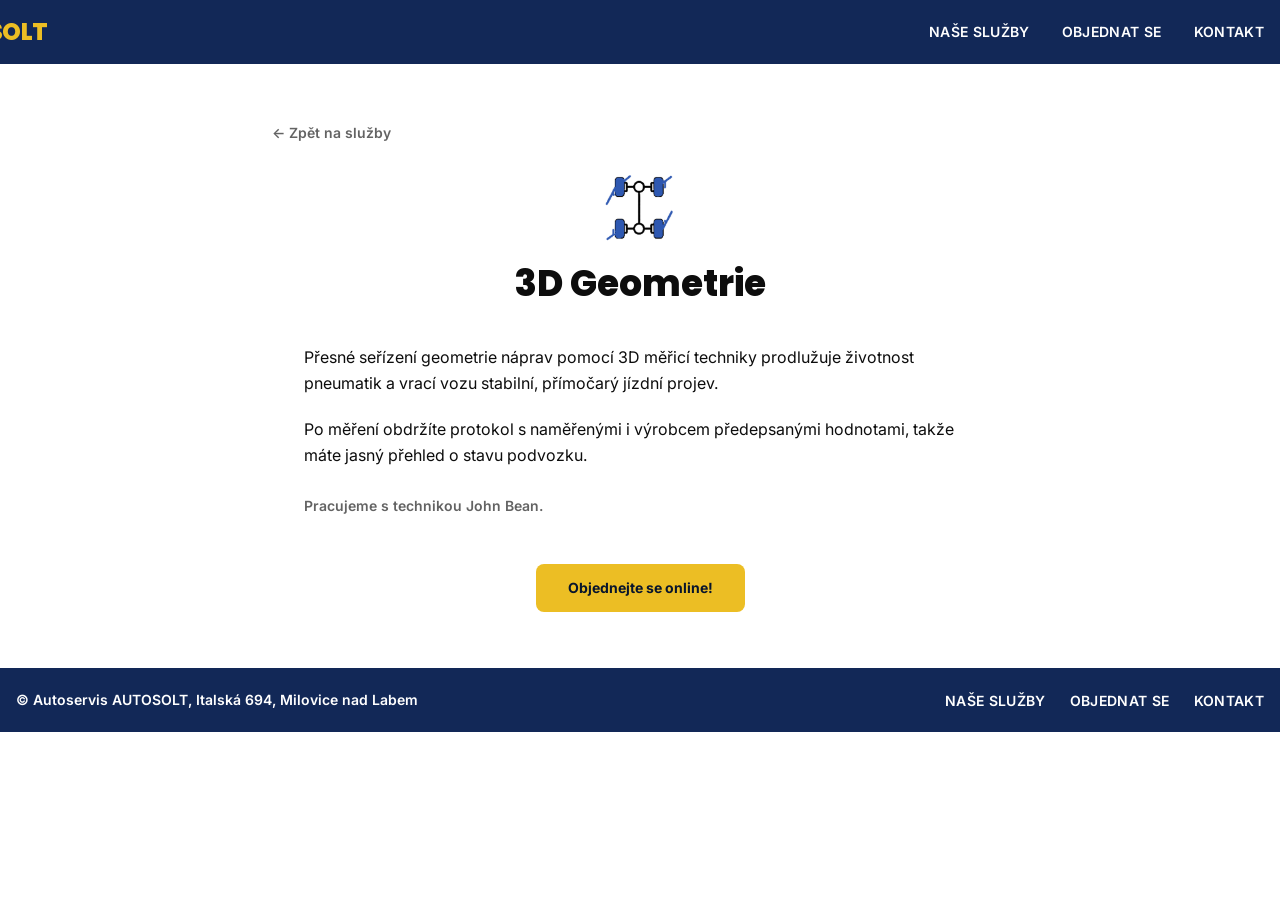
<file: nahled/sluzby/3d-geometrie/index.html>
<!DOCTYPE html>
<html lang="cs">
<head>
<meta charset="UTF-8">
<meta name="viewport" content="width=device-width, initial-scale=1.0">
<title>3D Geometrie – AXE Motors</title>
<link rel="preconnect" href="https://fonts.googleapis.com">
<link rel="preconnect" href="https://fonts.gstatic.com" crossorigin>
<link href="https://fonts.googleapis.com/css2?family=Inter:wght@400;500;600;700&family=Poppins:wght@500;600;700;800&display=swap" rel="stylesheet">
<style>
/*! tailwindcss v4.3.3 | MIT License | https://tailwindcss.com */
@layer properties;
@layer theme, base, components, utilities;
@layer theme {
  :root, :host {
    --font-mono: ui-monospace, SFMono-Regular, Menlo, Monaco, Consolas, "Liberation Mono",
      "Courier New", monospace;
    --color-neutral-300: oklch(87% 0 none);
    --color-neutral-800: oklch(26.9% 0 none);
    --color-neutral-900: oklch(20.5% 0 none);
    --color-black: #000;
    --color-white: #fff;
    --spacing: 0.25rem;
    --container-md: 28rem;
    --container-lg: 32rem;
    --container-2xl: 42rem;
    --container-3xl: 48rem;
    --container-5xl: 64rem;
    --container-6xl: 72rem;
    --container-7xl: 80rem;
    --text-xs: 0.75rem;
    --text-xs--line-height: calc(1 / 0.75);
    --text-sm: 0.875rem;
    --text-sm--line-height: calc(1.25 / 0.875);
    --text-base: 1rem;
    --text-base--line-height: calc(1.5 / 1);
    --text-lg: 1.125rem;
    --text-lg--line-height: calc(1.75 / 1.125);
    --text-2xl: 1.5rem;
    --text-2xl--line-height: calc(2 / 1.5);
    --text-3xl: 1.875rem;
    --text-3xl--line-height: calc(2.25 / 1.875);
    --text-4xl: 2.25rem;
    --text-4xl--line-height: calc(2.5 / 2.25);
    --font-weight-light: 300;
    --font-weight-medium: 500;
    --font-weight-semibold: 600;
    --font-weight-bold: 700;
    --font-weight-extrabold: 800;
    --tracking-tight: -0.025em;
    --tracking-wide: 0.025em;
    --leading-tight: 1.25;
    --leading-snug: 1.375;
    --leading-relaxed: 1.625;
    --radius-md: calc(var(--radius) * 0.8);
    --ease-in-out: cubic-bezier(0.4, 0, 0.2, 1);
    --default-transition-duration: 150ms;
    --default-transition-timing-function: cubic-bezier(0.4, 0, 0.2, 1);
    --default-font-family: var(--font-inter);
    --default-mono-font-family: var(--font-mono);
  }
}
@layer base {
  *, ::after, ::before, ::backdrop, ::file-selector-button {
    box-sizing: border-box;
    margin: 0;
    padding: 0;
    border: 0 solid;
  }
  html, :host {
    line-height: 1.5;
    -webkit-text-size-adjust: 100%;
    tab-size: 4;
    font-family: var(--default-font-family, -apple-system, BlinkMacSystemFont, "Segoe UI", Roboto, "Helvetica Neue", "Noto Sans", Arial, sans-serif, "Apple Color Emoji", "Segoe UI Emoji", "Segoe UI Symbol", "Noto Color Emoji");
    font-feature-settings: var(--default-font-feature-settings, normal);
    font-variation-settings: var(--default-font-variation-settings, normal);
    -webkit-tap-highlight-color: transparent;
  }
  hr {
    height: 0;
    color: inherit;
    border-top-width: 1px;
  }
  abbr:where([title]) {
    -webkit-text-decoration: underline dotted;
    text-decoration: underline dotted;
  }
  h1, h2, h3, h4, h5, h6 {
    font-size: inherit;
    font-weight: inherit;
  }
  a {
    color: inherit;
    -webkit-text-decoration: inherit;
    text-decoration: inherit;
  }
  b, strong {
    font-weight: bolder;
  }
  code, kbd, samp, pre {
    font-family: var(--default-mono-font-family, ui-monospace, SFMono-Regular, Menlo, Monaco, Consolas, "Liberation Mono", "Courier New", monospace);
    font-feature-settings: var(--default-mono-font-feature-settings, normal);
    font-variation-settings: var(--default-mono-font-variation-settings, normal);
    font-size: 1em;
  }
  small {
    font-size: 80%;
  }
  sub, sup {
    font-size: 75%;
    line-height: 0;
    position: relative;
    vertical-align: baseline;
  }
  sub {
    bottom: -0.25em;
  }
  sup {
    top: -0.5em;
  }
  table {
    text-indent: 0;
    border-color: inherit;
    border-collapse: collapse;
  }
  :-moz-focusring:where(:not(iframe)) {
    outline: auto;
  }
  progress {
    vertical-align: baseline;
  }
  summary {
    display: list-item;
  }
  ol, ul, menu {
    list-style: none;
  }
  img, svg, video, canvas, audio, iframe, embed, object {
    display: block;
    vertical-align: middle;
  }
  img, video {
    max-width: 100%;
    height: auto;
  }
  button, input, select, optgroup, textarea, ::file-selector-button {
    font: inherit;
    font-feature-settings: inherit;
    font-variation-settings: inherit;
    letter-spacing: inherit;
    color: inherit;
    border-radius: 0;
    background-color: transparent;
    opacity: 1;
  }
  :where(select:is([multiple], [size])) optgroup {
    font-weight: bolder;
  }
  :where(select:is([multiple], [size])) optgroup option {
    padding-inline-start: 20px;
  }
  ::file-selector-button {
    margin-inline-end: 4px;
  }
  ::placeholder {
    opacity: 1;
  }
  @supports (not (-webkit-appearance: -apple-pay-button))  or (contain-intrinsic-size: 1px) {
    ::placeholder {
      color: currentcolor;
      @supports (color: color-mix(in lab, red, red)) {
        color: color-mix(in oklab, currentcolor 50%, transparent);
      }
    }
  }
  textarea {
    resize: vertical;
  }
  ::-webkit-search-decoration {
    -webkit-appearance: none;
  }
  ::-webkit-date-and-time-value {
    min-height: 1lh;
    text-align: inherit;
  }
  ::-webkit-datetime-edit {
    display: inline-flex;
  }
  ::-webkit-datetime-edit-fields-wrapper {
    padding: 0;
  }
  ::-webkit-datetime-edit, ::-webkit-datetime-edit-year-field, ::-webkit-datetime-edit-month-field, ::-webkit-datetime-edit-day-field, ::-webkit-datetime-edit-hour-field, ::-webkit-datetime-edit-minute-field, ::-webkit-datetime-edit-second-field, ::-webkit-datetime-edit-millisecond-field, ::-webkit-datetime-edit-meridiem-field {
    padding-block: 0;
  }
  ::-webkit-calendar-picker-indicator {
    line-height: 1;
  }
  :-moz-ui-invalid {
    box-shadow: none;
  }
  button, input:where([type="button"], [type="reset"], [type="submit"]), ::file-selector-button {
    appearance: button;
  }
  ::-webkit-inner-spin-button, ::-webkit-outer-spin-button {
    height: auto;
  }
  [hidden]:where(:not([hidden="until-found"])) {
    display: none !important;
  }
}
@layer utilities {
  .pointer-events-auto {
    pointer-events: auto;
  }
  .pointer-events-none {
    pointer-events: none;
  }
  .absolute {
    position: absolute;
  }
  .fixed {
    position: fixed;
  }
  .relative {
    position: relative;
  }
  .inset-0 {
    inset: 0px;
  }
  .inset-x-0 {
    inset-inline: 0px;
  }
  .inset-y-0 {
    inset-block: 0px;
  }
  .right-0 {
    right: 0px;
  }
  .bottom-0 {
    bottom: 0px;
  }
  .z-0 {
    z-index: 0;
  }
  .z-10 {
    z-index: 10;
  }
  .z-20 {
    z-index: 20;
  }
  .mx-auto {
    margin-inline: auto;
  }
  .mt-1 {
    margin-top: var(--spacing);
  }
  .mt-1\.5 {
    margin-top: calc(var(--spacing) * 1.5);
  }
  .mt-2 {
    margin-top: calc(var(--spacing) * 2);
  }
  .mt-3 {
    margin-top: calc(var(--spacing) * 3);
  }
  .mt-4 {
    margin-top: calc(var(--spacing) * 4);
  }
  .mt-5 {
    margin-top: calc(var(--spacing) * 5);
  }
  .mt-6 {
    margin-top: calc(var(--spacing) * 6);
  }
  .mt-8 {
    margin-top: calc(var(--spacing) * 8);
  }
  .mt-10 {
    margin-top: calc(var(--spacing) * 10);
  }
  .mt-12 {
    margin-top: calc(var(--spacing) * 12);
  }
  .mt-14 {
    margin-top: calc(var(--spacing) * 14);
  }
  .mb-4 {
    margin-bottom: calc(var(--spacing) * 4);
  }
  .block {
    display: block;
  }
  .flex {
    display: flex;
  }
  .grid {
    display: grid;
  }
  .hidden {
    display: none;
  }
  .inline-flex {
    display: inline-flex;
  }
  .size-6 {
    width: calc(var(--spacing) * 6);
    height: calc(var(--spacing) * 6);
  }
  .size-7 {
    width: calc(var(--spacing) * 7);
    height: calc(var(--spacing) * 7);
  }
  .size-8 {
    width: calc(var(--spacing) * 8);
    height: calc(var(--spacing) * 8);
  }
  .size-9 {
    width: calc(var(--spacing) * 9);
    height: calc(var(--spacing) * 9);
  }
  .h-4 {
    height: calc(var(--spacing) * 4);
  }
  .h-6 {
    height: calc(var(--spacing) * 6);
  }
  .h-7 {
    height: calc(var(--spacing) * 7);
  }
  .h-8 {
    height: calc(var(--spacing) * 8);
  }
  .h-9 {
    height: calc(var(--spacing) * 9);
  }
  .h-20 {
    height: calc(var(--spacing) * 20);
  }
  .h-56 {
    height: calc(var(--spacing) * 56);
  }
  .h-72 {
    height: calc(var(--spacing) * 72);
  }
  .h-full {
    height: 100%;
  }
  .max-h-0 {
    max-height: 0px;
  }
  .max-h-96 {
    max-height: calc(var(--spacing) * 96);
  }
  .w-4 {
    width: calc(var(--spacing) * 4);
  }
  .w-6 {
    width: calc(var(--spacing) * 6);
  }
  .w-20 {
    width: calc(var(--spacing) * 20);
  }
  .w-\[58\%\] {
    width: 58%;
  }
  .w-\[85\%\] {
    width: 85%;
  }
  .w-fit {
    width: fit-content;
  }
  .w-full {
    width: 100%;
  }
  .max-w-2xl {
    max-width: var(--container-2xl);
  }
  .max-w-3xl {
    max-width: var(--container-3xl);
  }
  .max-w-5xl {
    max-width: var(--container-5xl);
  }
  .max-w-6xl {
    max-width: var(--container-6xl);
  }
  .max-w-7xl {
    max-width: var(--container-7xl);
  }
  .max-w-\[11rem\] {
    max-width: 11rem;
  }
  .max-w-lg {
    max-width: var(--container-lg);
  }
  .max-w-md {
    max-width: var(--container-md);
  }
  .flex-1 {
    flex: 1;
  }
  .shrink-0 {
    flex-shrink: 0;
  }
  .transform {
    transform: var(--tw-rotate-x,) var(--tw-rotate-y,) var(--tw-rotate-z,) var(--tw-skew-x,) var(--tw-skew-y,);
  }
  .snap-x {
    scroll-snap-type: x var(--tw-scroll-snap-strictness);
  }
  .snap-mandatory {
    --tw-scroll-snap-strictness: mandatory;
  }
  .snap-start {
    scroll-snap-align: start;
  }
  .scroll-mt-4 {
    scroll-margin-top: calc(var(--spacing) * 4);
  }
  .\[scrollbar-width\:thin\] {
    scrollbar-width: thin;
  }
  .list-inside {
    list-style-position: inside;
  }
  .list-disc {
    list-style-type: disc;
  }
  .grid-cols-1 {
    grid-template-columns: repeat(1, minmax(0, 1fr));
  }
  .grid-cols-2 {
    grid-template-columns: repeat(2, minmax(0, 1fr));
  }
  .flex-col {
    flex-direction: column;
  }
  .flex-wrap {
    flex-wrap: wrap;
  }
  .items-center {
    align-items: center;
  }
  .items-start {
    align-items: flex-start;
  }
  .justify-between {
    justify-content: space-between;
  }
  .justify-center {
    justify-content: center;
  }
  .gap-1 {
    gap: var(--spacing);
  }
  .gap-1\.5 {
    gap: calc(var(--spacing) * 1.5);
  }
  .gap-2 {
    gap: calc(var(--spacing) * 2);
  }
  .gap-3 {
    gap: calc(var(--spacing) * 3);
  }
  .gap-4 {
    gap: calc(var(--spacing) * 4);
  }
  .gap-5 {
    gap: calc(var(--spacing) * 5);
  }
  .gap-6 {
    gap: calc(var(--spacing) * 6);
  }
  .gap-8 {
    gap: calc(var(--spacing) * 8);
  }
  .gap-10 {
    gap: calc(var(--spacing) * 10);
  }
  :where(.space-y-1 > :not(:last-child)) {
    --tw-space-y-reverse: 0;
    margin-block-start: calc(var(--spacing) * var(--tw-space-y-reverse));
    margin-block-end: calc(var(--spacing) * calc(1 - var(--tw-space-y-reverse)));
  }
  :where(.space-y-5 > :not(:last-child)) {
    --tw-space-y-reverse: 0;
    margin-block-start: calc(calc(var(--spacing) * 5) * var(--tw-space-y-reverse));
    margin-block-end: calc(calc(var(--spacing) * 5) * calc(1 - var(--tw-space-y-reverse)));
  }
  :where(.space-y-6 > :not(:last-child)) {
    --tw-space-y-reverse: 0;
    margin-block-start: calc(calc(var(--spacing) * 6) * var(--tw-space-y-reverse));
    margin-block-end: calc(calc(var(--spacing) * 6) * calc(1 - var(--tw-space-y-reverse)));
  }
  .gap-x-4 {
    column-gap: calc(var(--spacing) * 4);
  }
  .gap-x-6 {
    column-gap: calc(var(--spacing) * 6);
  }
  .gap-x-8 {
    column-gap: calc(var(--spacing) * 8);
  }
  .gap-y-1 {
    row-gap: var(--spacing);
  }
  .gap-y-2 {
    row-gap: calc(var(--spacing) * 2);
  }
  .gap-y-14 {
    row-gap: calc(var(--spacing) * 14);
  }
  .overflow-hidden {
    overflow: hidden;
  }
  .overflow-x-auto {
    overflow-x: auto;
  }
  .scroll-smooth {
    scroll-behavior: smooth;
  }
  .rounded {
    border-radius: 0.25rem;
  }
  .rounded-\[min\(var\(--radius-md\)\,10px\)\] {
    border-radius: min(var(--radius-md), 10px);
  }
  .rounded-\[min\(var\(--radius-md\)\,12px\)\] {
    border-radius: min(var(--radius-md), 12px);
  }
  .rounded-full {
    border-radius: calc(infinity * 1px);
  }
  .rounded-lg {
    border-radius: var(--radius);
  }
  .rounded-md {
    border-radius: calc(var(--radius) * 0.8);
  }
  .rounded-xl {
    border-radius: calc(var(--radius) * 1.4);
  }
  .border {
    border-style: var(--tw-border-style);
    border-width: 1px;
  }
  .border-t {
    border-top-style: var(--tw-border-style);
    border-top-width: 1px;
  }
  .border-border {
    border-color: var(--border);
  }
  .border-transparent {
    border-color: transparent;
  }
  .border-white\/15 {
    border-color: color-mix(in srgb, #fff 15%, transparent);
    @supports (color: color-mix(in lab, red, red)) {
      border-color: color-mix(in oklab, var(--color-white) 15%, transparent);
    }
  }
  .bg-background {
    background-color: var(--background);
  }
  .bg-black\/40 {
    background-color: color-mix(in srgb, #000 40%, transparent);
    @supports (color: color-mix(in lab, red, red)) {
      background-color: color-mix(in oklab, var(--color-black) 40%, transparent);
    }
  }
  .bg-cta {
    background-color: var(--cta);
  }
  .bg-destructive\/10 {
    background-color: var(--destructive);
    @supports (color: color-mix(in lab, red, red)) {
      background-color: color-mix(in oklab, var(--destructive) 10%, transparent);
    }
  }
  .bg-muted {
    background-color: var(--muted);
  }
  .bg-neutral-900 {
    background-color: var(--color-neutral-900);
  }
  .bg-primary {
    background-color: var(--primary);
  }
  .bg-secondary {
    background-color: var(--secondary);
  }
  .bg-gradient-to-t {
    --tw-gradient-position: to top in oklab;
    background-image: linear-gradient(var(--tw-gradient-stops));
  }
  .from-black\/20 {
    --tw-gradient-from: color-mix(in srgb, #000 20%, transparent);
    @supports (color: color-mix(in lab, red, red)) {
      --tw-gradient-from: color-mix(in oklab, var(--color-black) 20%, transparent);
    }
    --tw-gradient-stops: var(--tw-gradient-via-stops, var(--tw-gradient-position), var(--tw-gradient-from) var(--tw-gradient-from-position), var(--tw-gradient-to) var(--tw-gradient-to-position));
  }
  .to-transparent {
    --tw-gradient-to: transparent;
    --tw-gradient-stops: var(--tw-gradient-via-stops, var(--tw-gradient-position), var(--tw-gradient-from) var(--tw-gradient-from-position), var(--tw-gradient-to) var(--tw-gradient-to-position));
  }
  .bg-clip-padding {
    background-clip: padding-box;
  }
  .object-contain {
    object-fit: contain;
  }
  .object-cover {
    object-fit: cover;
  }
  .p-2 {
    padding: calc(var(--spacing) * 2);
  }
  .p-6 {
    padding: calc(var(--spacing) * 6);
  }
  .px-2 {
    padding-inline: calc(var(--spacing) * 2);
  }
  .px-2\.5 {
    padding-inline: calc(var(--spacing) * 2.5);
  }
  .px-3 {
    padding-inline: calc(var(--spacing) * 3);
  }
  .px-4 {
    padding-inline: calc(var(--spacing) * 4);
  }
  .px-5 {
    padding-inline: calc(var(--spacing) * 5);
  }
  .px-7 {
    padding-inline: calc(var(--spacing) * 7);
  }
  .px-8 {
    padding-inline: calc(var(--spacing) * 8);
  }
  .py-1\.5 {
    padding-block: calc(var(--spacing) * 1.5);
  }
  .py-2 {
    padding-block: calc(var(--spacing) * 2);
  }
  .py-2\.5 {
    padding-block: calc(var(--spacing) * 2.5);
  }
  .py-3 {
    padding-block: calc(var(--spacing) * 3);
  }
  .py-3\.5 {
    padding-block: calc(var(--spacing) * 3.5);
  }
  .py-4 {
    padding-block: calc(var(--spacing) * 4);
  }
  .py-5 {
    padding-block: calc(var(--spacing) * 5);
  }
  .py-6 {
    padding-block: calc(var(--spacing) * 6);
  }
  .py-10 {
    padding-block: calc(var(--spacing) * 10);
  }
  .py-14 {
    padding-block: calc(var(--spacing) * 14);
  }
  .py-16 {
    padding-block: calc(var(--spacing) * 16);
  }
  .pt-2 {
    padding-top: calc(var(--spacing) * 2);
  }
  .pb-4 {
    padding-bottom: calc(var(--spacing) * 4);
  }
  .pb-6 {
    padding-bottom: calc(var(--spacing) * 6);
  }
  .text-center {
    text-align: center;
  }
  .text-left {
    text-align: left;
  }
  .font-heading {
    font-family: var(--font-poppins);
  }
  .font-sans {
    font-family: var(--font-inter);
  }
  .text-2xl {
    font-size: var(--text-2xl);
    line-height: var(--tw-leading, var(--text-2xl--line-height));
  }
  .text-3xl {
    font-size: var(--text-3xl);
    line-height: var(--tw-leading, var(--text-3xl--line-height));
  }
  .text-base {
    font-size: var(--text-base);
    line-height: var(--tw-leading, var(--text-base--line-height));
  }
  .text-lg {
    font-size: var(--text-lg);
    line-height: var(--tw-leading, var(--text-lg--line-height));
  }
  .text-sm {
    font-size: var(--text-sm);
    line-height: var(--tw-leading, var(--text-sm--line-height));
  }
  .text-xs {
    font-size: var(--text-xs);
    line-height: var(--tw-leading, var(--text-xs--line-height));
  }
  .text-\[0\.8rem\] {
    font-size: 0.8rem;
  }
  .leading-relaxed {
    --tw-leading: var(--leading-relaxed);
    line-height: var(--leading-relaxed);
  }
  .leading-snug {
    --tw-leading: var(--leading-snug);
    line-height: var(--leading-snug);
  }
  .leading-tight {
    --tw-leading: var(--leading-tight);
    line-height: var(--leading-tight);
  }
  .font-bold {
    --tw-font-weight: var(--font-weight-bold);
    font-weight: var(--font-weight-bold);
  }
  .font-extrabold {
    --tw-font-weight: var(--font-weight-extrabold);
    font-weight: var(--font-weight-extrabold);
  }
  .font-light {
    --tw-font-weight: var(--font-weight-light);
    font-weight: var(--font-weight-light);
  }
  .font-medium {
    --tw-font-weight: var(--font-weight-medium);
    font-weight: var(--font-weight-medium);
  }
  .font-semibold {
    --tw-font-weight: var(--font-weight-semibold);
    font-weight: var(--font-weight-semibold);
  }
  .tracking-tight {
    --tw-tracking: var(--tracking-tight);
    letter-spacing: var(--tracking-tight);
  }
  .tracking-wide {
    --tw-tracking: var(--tracking-wide);
    letter-spacing: var(--tracking-wide);
  }
  .text-balance {
    text-wrap: balance;
  }
  .text-pretty {
    text-wrap: pretty;
  }
  .whitespace-nowrap {
    white-space: nowrap;
  }
  .text-cta {
    color: var(--cta);
  }
  .text-cta-foreground {
    color: var(--cta-foreground);
  }
  .text-destructive {
    color: var(--destructive);
  }
  .text-foreground {
    color: var(--foreground);
  }
  .text-muted-foreground {
    color: var(--muted-foreground);
  }
  .text-neutral-300 {
    color: var(--color-neutral-300);
  }
  .text-primary {
    color: var(--primary);
  }
  .text-primary-foreground {
    color: var(--primary-foreground);
  }
  .text-secondary-foreground {
    color: var(--secondary-foreground);
  }
  .text-white {
    color: var(--color-white);
  }
  .uppercase {
    text-transform: uppercase;
  }
  .underline {
    text-decoration-line: underline;
  }
  .underline-offset-4 {
    text-underline-offset: 4px;
  }
  .antialiased {
    -webkit-font-smoothing: antialiased;
    -moz-osx-font-smoothing: grayscale;
  }
  .accent-primary {
    accent-color: var(--primary);
  }
  .opacity-0 {
    opacity: 0%;
  }
  .opacity-100 {
    opacity: 100%;
  }
  .shadow-sm {
    --tw-shadow: 0 1px 3px 0 var(--tw-shadow-color, rgb(0 0 0 / 0.1)), 0 1px 2px -1px var(--tw-shadow-color, rgb(0 0 0 / 0.1));
    box-shadow: var(--tw-inset-shadow), var(--tw-inset-ring-shadow), var(--tw-ring-offset-shadow), var(--tw-ring-shadow), var(--tw-shadow);
  }
  .outline {
    outline-style: var(--tw-outline-style);
    outline-width: 1px;
  }
  .transition-all {
    transition-property: all;
    transition-timing-function: var(--tw-ease, var(--default-transition-timing-function));
    transition-duration: var(--tw-duration, var(--default-transition-duration));
  }
  .transition-colors {
    transition-property: color, background-color, border-color, outline-color, text-decoration-color, fill, stroke, --tw-gradient-from, --tw-gradient-via, --tw-gradient-to;
    transition-timing-function: var(--tw-ease, var(--default-transition-timing-function));
    transition-duration: var(--tw-duration, var(--default-transition-duration));
  }
  .transition-opacity {
    transition-property: opacity;
    transition-timing-function: var(--tw-ease, var(--default-transition-timing-function));
    transition-duration: var(--tw-duration, var(--default-transition-duration));
  }
  .transition-transform {
    transition-property: transform, translate, scale, rotate;
    transition-timing-function: var(--tw-ease, var(--default-transition-timing-function));
    transition-duration: var(--tw-duration, var(--default-transition-duration));
  }
  .duration-150 {
    --tw-duration: 150ms;
    transition-duration: 150ms;
  }
  .duration-300 {
    --tw-duration: 300ms;
    transition-duration: 300ms;
  }
  .ease-in-out {
    --tw-ease: var(--ease-in-out);
    transition-timing-function: var(--ease-in-out);
  }
  .outline-none {
    --tw-outline-style: none;
    outline-style: none;
  }
  .select-none {
    -webkit-user-select: none;
    user-select: none;
  }
  @media (hover: hover) {
    .group-hover\:scale-105:is(:where(.group):hover *) {
      --tw-scale-x: 105%;
      --tw-scale-y: 105%;
      --tw-scale-z: 105%;
      scale: var(--tw-scale-x) var(--tw-scale-y);
    }
    .group-hover\:text-primary:is(:where(.group):hover *) {
      color: var(--primary);
    }
  }
  .placeholder\:text-muted-foreground::placeholder {
    color: var(--muted-foreground);
  }
  @media (hover: hover) {
    .hover\:bg-destructive\/20:hover {
      background-color: var(--destructive);
    }
    @supports (color: color-mix(in lab, red, red)) {
      .hover\:bg-destructive\/20:hover {
        background-color: color-mix(in oklab, var(--destructive) 20%, transparent);
      }
    }
    .hover\:bg-muted:hover {
      background-color: var(--muted);
    }
    .hover\:bg-neutral-800:hover {
      background-color: var(--color-neutral-800);
    }
    .hover\:bg-secondary\/80:hover {
      background-color: var(--secondary);
    }
    @supports (color: color-mix(in lab, red, red)) {
      .hover\:bg-secondary\/80:hover {
        background-color: color-mix(in oklab, var(--secondary) 80%, transparent);
      }
    }
    .hover\:bg-white\/10:hover {
      background-color: color-mix(in srgb, #fff 10%, transparent);
    }
    @supports (color: color-mix(in lab, red, red)) {
      .hover\:bg-white\/10:hover {
        background-color: color-mix(in oklab, var(--color-white) 10%, transparent);
      }
    }
    .hover\:text-cta:hover {
      color: var(--cta);
    }
    .hover\:text-foreground:hover {
      color: var(--foreground);
    }
    .hover\:text-primary:hover {
      color: var(--primary);
    }
    .hover\:underline:hover {
      text-decoration-line: underline;
    }
    .hover\:opacity-80:hover {
      opacity: 80%;
    }
    .hover\:brightness-95:hover {
      --tw-brightness: brightness(95%);
      filter: var(--tw-blur,) var(--tw-brightness,) var(--tw-contrast,) var(--tw-grayscale,) var(--tw-hue-rotate,) var(--tw-invert,) var(--tw-saturate,) var(--tw-sepia,) var(--tw-drop-shadow,);
    }
  }
  .focus\:border-primary:focus {
    border-color: var(--primary);
  }
  .focus-visible\:border-destructive\/40:focus-visible {
    border-color: var(--destructive);
    @supports (color: color-mix(in lab, red, red)) {
      border-color: color-mix(in oklab, var(--destructive) 40%, transparent);
    }
  }
  .focus-visible\:border-ring:focus-visible {
    border-color: var(--ring);
  }
  .focus-visible\:ring-3:focus-visible {
    --tw-ring-shadow: var(--tw-ring-inset,) 0 0 0 calc(3px + var(--tw-ring-offset-width)) var(--tw-ring-color, currentcolor);
    box-shadow: var(--tw-inset-shadow), var(--tw-inset-ring-shadow), var(--tw-ring-offset-shadow), var(--tw-ring-shadow), var(--tw-shadow);
  }
  .focus-visible\:ring-destructive\/20:focus-visible {
    --tw-ring-color: var(--destructive);
    @supports (color: color-mix(in lab, red, red)) {
      --tw-ring-color: color-mix(in oklab, var(--destructive) 20%, transparent);
    }
  }
  .focus-visible\:ring-ring\/50:focus-visible {
    --tw-ring-color: var(--ring);
    @supports (color: color-mix(in lab, red, red)) {
      --tw-ring-color: color-mix(in oklab, var(--ring) 50%, transparent);
    }
  }
  .active\:bg-white\/20:active {
    background-color: color-mix(in srgb, #fff 20%, transparent);
    @supports (color: color-mix(in lab, red, red)) {
      background-color: color-mix(in oklab, var(--color-white) 20%, transparent);
    }
  }
  .active\:not-aria-\[haspopup\]\:translate-y-px:active:not([aria-haspopup]) {
    --tw-translate-y: 1px;
    translate: var(--tw-translate-x) var(--tw-translate-y);
  }
  .disabled\:pointer-events-none:disabled {
    pointer-events: none;
  }
  .disabled\:opacity-50:disabled {
    opacity: 50%;
  }
  :where([data-slot="button-group"]) .in-data-\[slot\=button-group\]\:rounded-lg {
    border-radius: var(--radius);
  }
  .has-data-\[icon\=inline-end\]\:pr-1\.5:has([data-icon="inline-end"]) {
    padding-right: calc(var(--spacing) * 1.5);
  }
  .has-data-\[icon\=inline-end\]\:pr-2:has([data-icon="inline-end"]) {
    padding-right: calc(var(--spacing) * 2);
  }
  .has-data-\[icon\=inline-start\]\:pl-1\.5:has([data-icon="inline-start"]) {
    padding-left: calc(var(--spacing) * 1.5);
  }
  .has-data-\[icon\=inline-start\]\:pl-2:has([data-icon="inline-start"]) {
    padding-left: calc(var(--spacing) * 2);
  }
  .aria-expanded\:bg-muted[aria-expanded="true"] {
    background-color: var(--muted);
  }
  .aria-expanded\:bg-secondary[aria-expanded="true"] {
    background-color: var(--secondary);
  }
  .aria-expanded\:text-foreground[aria-expanded="true"] {
    color: var(--foreground);
  }
  .aria-expanded\:text-secondary-foreground[aria-expanded="true"] {
    color: var(--secondary-foreground);
  }
  .aria-invalid\:border-destructive[aria-invalid="true"] {
    border-color: var(--destructive);
  }
  .aria-invalid\:ring-3[aria-invalid="true"] {
    --tw-ring-shadow: var(--tw-ring-inset,) 0 0 0 calc(3px + var(--tw-ring-offset-width)) var(--tw-ring-color, currentcolor);
    box-shadow: var(--tw-inset-shadow), var(--tw-inset-ring-shadow), var(--tw-ring-offset-shadow), var(--tw-ring-shadow), var(--tw-shadow);
  }
  .aria-invalid\:ring-destructive\/20[aria-invalid="true"] {
    --tw-ring-color: var(--destructive);
    @supports (color: color-mix(in lab, red, red)) {
      --tw-ring-color: color-mix(in oklab, var(--destructive) 20%, transparent);
    }
  }
  @media (width >= 40rem) {
    .sm\:col-span-1 {
      grid-column: span 1 / span 1;
    }
    .sm\:col-span-2 {
      grid-column: span 2 / span 2;
    }
    .sm\:block {
      display: block;
    }
    .sm\:inline {
      display: inline;
    }
    .sm\:h-24 {
      height: calc(var(--spacing) * 24);
    }
    .sm\:h-72 {
      height: calc(var(--spacing) * 72);
    }
    .sm\:w-24 {
      width: calc(var(--spacing) * 24);
    }
    .sm\:w-\[46\%\] {
      width: 46%;
    }
    .sm\:w-auto {
      width: auto;
    }
    .sm\:grid-cols-2 {
      grid-template-columns: repeat(2, minmax(0, 1fr));
    }
    .sm\:grid-cols-4 {
      grid-template-columns: repeat(4, minmax(0, 1fr));
    }
    .sm\:flex-row {
      flex-direction: row;
    }
    .sm\:gap-6 {
      gap: calc(var(--spacing) * 6);
    }
    .sm\:p-8 {
      padding: calc(var(--spacing) * 8);
    }
    .sm\:px-6 {
      padding-inline: calc(var(--spacing) * 6);
    }
    .sm\:py-2\.5 {
      padding-block: calc(var(--spacing) * 2.5);
    }
    .sm\:text-2xl {
      font-size: var(--text-2xl);
      line-height: var(--tw-leading, var(--text-2xl--line-height));
    }
    .sm\:text-3xl {
      font-size: var(--text-3xl);
      line-height: var(--tw-leading, var(--text-3xl--line-height));
    }
    .sm\:text-4xl {
      font-size: var(--text-4xl);
      line-height: var(--tw-leading, var(--text-4xl--line-height));
    }
    .sm\:text-sm {
      font-size: var(--text-sm);
      line-height: var(--tw-leading, var(--text-sm--line-height));
    }
  }
  @media (width >= 48rem) {
    .md\:flex {
      display: flex;
    }
    .md\:hidden {
      display: none;
    }
    .md\:grid-cols-2 {
      grid-template-columns: repeat(2, minmax(0, 1fr));
    }
    .md\:flex-row {
      flex-direction: row;
    }
    .md\:items-start {
      align-items: flex-start;
    }
    .md\:justify-between {
      justify-content: space-between;
    }
    .md\:pl-8 {
      padding-left: calc(var(--spacing) * 8);
    }
    .md\:text-left {
      text-align: left;
    }
  }
  @media (width >= 64rem) {
    .lg\:mx-0 {
      margin-inline: 0px;
    }
    .lg\:-ml-\[clamp\(1rem\,7vw\,9rem\)\] {
      margin-left: calc(clamp(1rem, 7vw, 9rem) * -1);
    }
    .lg\:block {
      display: block;
    }
    .lg\:hidden {
      display: none;
    }
    .lg\:w-\[31\%\] {
      width: 31%;
    }
    .lg\:grid-cols-2 {
      grid-template-columns: repeat(2, minmax(0, 1fr));
    }
    .lg\:justify-start {
      justify-content: flex-start;
    }
    .lg\:gap-6 {
      gap: calc(var(--spacing) * 6);
    }
    .lg\:py-14 {
      padding-block: calc(var(--spacing) * 14);
    }
    .lg\:text-left {
      text-align: left;
    }
  }
  .dark\:border-input:is(.dark *) {
    border-color: var(--input);
  }
  .dark\:bg-destructive\/20:is(.dark *) {
    background-color: var(--destructive);
    @supports (color: color-mix(in lab, red, red)) {
      background-color: color-mix(in oklab, var(--destructive) 20%, transparent);
    }
  }
  .dark\:bg-input\/30:is(.dark *) {
    background-color: var(--input);
    @supports (color: color-mix(in lab, red, red)) {
      background-color: color-mix(in oklab, var(--input) 30%, transparent);
    }
  }
  @media (hover: hover) {
    .dark\:hover\:bg-destructive\/30:is(.dark *):hover {
      background-color: var(--destructive);
    }
    @supports (color: color-mix(in lab, red, red)) {
      .dark\:hover\:bg-destructive\/30:is(.dark *):hover {
        background-color: color-mix(in oklab, var(--destructive) 30%, transparent);
      }
    }
    .dark\:hover\:bg-input\/50:is(.dark *):hover {
      background-color: var(--input);
    }
    @supports (color: color-mix(in lab, red, red)) {
      .dark\:hover\:bg-input\/50:is(.dark *):hover {
        background-color: color-mix(in oklab, var(--input) 50%, transparent);
      }
    }
    .dark\:hover\:bg-muted\/50:is(.dark *):hover {
      background-color: var(--muted);
    }
    @supports (color: color-mix(in lab, red, red)) {
      .dark\:hover\:bg-muted\/50:is(.dark *):hover {
        background-color: color-mix(in oklab, var(--muted) 50%, transparent);
      }
    }
  }
  .dark\:focus-visible\:ring-destructive\/40:is(.dark *):focus-visible {
    --tw-ring-color: var(--destructive);
    @supports (color: color-mix(in lab, red, red)) {
      --tw-ring-color: color-mix(in oklab, var(--destructive) 40%, transparent);
    }
  }
  .dark\:aria-invalid\:border-destructive\/50:is(.dark *)[aria-invalid="true"] {
    border-color: var(--destructive);
    @supports (color: color-mix(in lab, red, red)) {
      border-color: color-mix(in oklab, var(--destructive) 50%, transparent);
    }
  }
  .dark\:aria-invalid\:ring-destructive\/40:is(.dark *)[aria-invalid="true"] {
    --tw-ring-color: var(--destructive);
    @supports (color: color-mix(in lab, red, red)) {
      --tw-ring-color: color-mix(in oklab, var(--destructive) 40%, transparent);
    }
  }
  .\[\&_svg\]\:pointer-events-none svg {
    pointer-events: none;
  }
  .\[\&_svg\]\:shrink-0 svg {
    flex-shrink: 0;
  }
  .\[\&_svg\:not\(\[class\*\=\'size-\'\]\)\]\:size-3 svg:not([class*='size-']) {
    width: calc(var(--spacing) * 3);
    height: calc(var(--spacing) * 3);
  }
  .\[\&_svg\:not\(\[class\*\=\'size-\'\]\)\]\:size-3\.5 svg:not([class*='size-']) {
    width: calc(var(--spacing) * 3.5);
    height: calc(var(--spacing) * 3.5);
  }
  .\[\&_svg\:not\(\[class\*\=\'size-\'\]\)\]\:size-4 svg:not([class*='size-']) {
    width: calc(var(--spacing) * 4);
    height: calc(var(--spacing) * 4);
  }
  @media (hover: hover) {
    .\[a\]\:hover\:bg-primary\/80:is(a):hover {
      background-color: var(--primary);
    }
    @supports (color: color-mix(in lab, red, red)) {
      .\[a\]\:hover\:bg-primary\/80:is(a):hover {
        background-color: color-mix(in oklab, var(--primary) 80%, transparent);
      }
    }
  }
  [aria-expanded=true] .\[\[aria-expanded\=true\]_\&\]\:block {
    display: block;
  }
  [aria-expanded=true] .\[\[aria-expanded\=true\]_\&\]\:hidden {
    display: none;
  }
}
@property --tw-animation-delay {
  syntax: "*";
  inherits: false;
  initial-value: 0s;
}
@property --tw-animation-direction {
  syntax: "*";
  inherits: false;
  initial-value: normal;
}
@property --tw-animation-duration {
  syntax: "*";
  inherits: false;
}
@property --tw-animation-fill-mode {
  syntax: "*";
  inherits: false;
  initial-value: none;
}
@property --tw-animation-iteration-count {
  syntax: "*";
  inherits: false;
  initial-value: 1;
}
@property --tw-enter-blur {
  syntax: "*";
  inherits: false;
  initial-value: 0;
}
@property --tw-enter-opacity {
  syntax: "*";
  inherits: false;
  initial-value: 1;
}
@property --tw-enter-rotate {
  syntax: "*";
  inherits: false;
  initial-value: 0;
}
@property --tw-enter-scale {
  syntax: "*";
  inherits: false;
  initial-value: 1;
}
@property --tw-enter-translate-x {
  syntax: "*";
  inherits: false;
  initial-value: 0;
}
@property --tw-enter-translate-y {
  syntax: "*";
  inherits: false;
  initial-value: 0;
}
@property --tw-exit-blur {
  syntax: "*";
  inherits: false;
  initial-value: 0;
}
@property --tw-exit-opacity {
  syntax: "*";
  inherits: false;
  initial-value: 1;
}
@property --tw-exit-rotate {
  syntax: "*";
  inherits: false;
  initial-value: 0;
}
@property --tw-exit-scale {
  syntax: "*";
  inherits: false;
  initial-value: 1;
}
@property --tw-exit-translate-x {
  syntax: "*";
  inherits: false;
  initial-value: 0;
}
@property --tw-exit-translate-y {
  syntax: "*";
  inherits: false;
  initial-value: 0;
}
@property --scroll-fade-t {
  syntax: "<length-percentage>";
  inherits: false;
  initial-value: 0px;
}
@property --scroll-fade-b {
  syntax: "<length-percentage>";
  inherits: false;
  initial-value: 0px;
}
@property --scroll-fade-s {
  syntax: "<length-percentage>";
  inherits: false;
  initial-value: 0px;
}
@property --scroll-fade-e {
  syntax: "<length-percentage>";
  inherits: false;
  initial-value: 0px;
}
@property --scroll-fade-mask {
  syntax: "*";
  inherits: false;
}
@property --shimmer-angle {
  syntax: "<angle>";
  inherits: true;
  initial-value: 20deg;
}
@property --shimmer-image {
  syntax: "*";
  inherits: false;
}
@property --shimmer-text-fill {
  syntax: "*";
  inherits: false;
}
@media (prefers-reduced-motion: reduce) {
  .shimmer {
    animation: none;
    background-image: none;
    -webkit-text-fill-color: currentColor;
  }
}
:root {
  color-scheme: light;
  --background: oklch(1 0 0);
  --foreground: oklch(0.16 0 0);
  --card: oklch(1 0 0);
  --card-foreground: oklch(0.16 0 0);
  --popover: oklch(1 0 0);
  --popover-foreground: oklch(0.16 0 0);
  --primary: oklch(0.29 0.09 263);
  --primary-foreground: oklch(1 0 0);
  --cta: oklch(0.82 0.16 90);
  --cta-foreground: oklch(0.2 0.05 260);
  --secondary: oklch(0.15 0 0);
  --secondary-foreground: oklch(1 0 0);
  --muted: oklch(0.96 0 0);
  --muted-foreground: oklch(0.5 0 0);
  --accent: oklch(0.96 0 0);
  --accent-foreground: oklch(0.16 0 0);
  --destructive: oklch(0.556 0.221 27.5);
  --border: oklch(0.9 0 0);
  --input: oklch(0.9 0 0);
  --ring: oklch(0.29 0.09 263);
  --radius: 0.625rem;
}
@layer base {
  * {
    border-color: var(--border);
    outline-color: var(--ring);
    @supports (color: color-mix(in lab, red, red)) {
      outline-color: color-mix(in oklab, var(--ring) 50%, transparent);
    }
  }
  body {
    background-color: var(--background);
    color: var(--foreground);
  }
}
@property --tw-rotate-x {
  syntax: "*";
  inherits: false;
}
@property --tw-rotate-y {
  syntax: "*";
  inherits: false;
}
@property --tw-rotate-z {
  syntax: "*";
  inherits: false;
}
@property --tw-skew-x {
  syntax: "*";
  inherits: false;
}
@property --tw-skew-y {
  syntax: "*";
  inherits: false;
}
@property --tw-scroll-snap-strictness {
  syntax: "*";
  inherits: false;
  initial-value: proximity;
}
@property --tw-space-y-reverse {
  syntax: "*";
  inherits: false;
  initial-value: 0;
}
@property --tw-border-style {
  syntax: "*";
  inherits: false;
  initial-value: solid;
}
@property --tw-gradient-position {
  syntax: "*";
  inherits: false;
}
@property --tw-gradient-from {
  syntax: "<color>";
  inherits: false;
  initial-value: #0000;
}
@property --tw-gradient-via {
  syntax: "<color>";
  inherits: false;
  initial-value: #0000;
}
@property --tw-gradient-to {
  syntax: "<color>";
  inherits: false;
  initial-value: #0000;
}
@property --tw-gradient-stops {
  syntax: "*";
  inherits: false;
}
@property --tw-gradient-via-stops {
  syntax: "*";
  inherits: false;
}
@property --tw-gradient-from-position {
  syntax: "<length-percentage>";
  inherits: false;
  initial-value: 0%;
}
@property --tw-gradient-via-position {
  syntax: "<length-percentage>";
  inherits: false;
  initial-value: 50%;
}
@property --tw-gradient-to-position {
  syntax: "<length-percentage>";
  inherits: false;
  initial-value: 100%;
}
@property --tw-leading {
  syntax: "*";
  inherits: false;
}
@property --tw-font-weight {
  syntax: "*";
  inherits: false;
}
@property --tw-tracking {
  syntax: "*";
  inherits: false;
}
@property --tw-shadow {
  syntax: "*";
  inherits: false;
  initial-value: 0 0 #0000;
}
@property --tw-shadow-color {
  syntax: "*";
  inherits: false;
}
@property --tw-shadow-alpha {
  syntax: "<percentage>";
  inherits: false;
  initial-value: 100%;
}
@property --tw-inset-shadow {
  syntax: "*";
  inherits: false;
  initial-value: 0 0 #0000;
}
@property --tw-inset-shadow-color {
  syntax: "*";
  inherits: false;
}
@property --tw-inset-shadow-alpha {
  syntax: "<percentage>";
  inherits: false;
  initial-value: 100%;
}
@property --tw-ring-color {
  syntax: "*";
  inherits: false;
}
@property --tw-ring-shadow {
  syntax: "*";
  inherits: false;
  initial-value: 0 0 #0000;
}
@property --tw-inset-ring-color {
  syntax: "*";
  inherits: false;
}
@property --tw-inset-ring-shadow {
  syntax: "*";
  inherits: false;
  initial-value: 0 0 #0000;
}
@property --tw-ring-inset {
  syntax: "*";
  inherits: false;
}
@property --tw-ring-offset-width {
  syntax: "<length>";
  inherits: false;
  initial-value: 0px;
}
@property --tw-ring-offset-color {
  syntax: "*";
  inherits: false;
  initial-value: #fff;
}
@property --tw-ring-offset-shadow {
  syntax: "*";
  inherits: false;
  initial-value: 0 0 #0000;
}
@property --tw-outline-style {
  syntax: "*";
  inherits: false;
  initial-value: solid;
}
@property --tw-duration {
  syntax: "*";
  inherits: false;
}
@property --tw-ease {
  syntax: "*";
  inherits: false;
}
@property --tw-scale-x {
  syntax: "*";
  inherits: false;
  initial-value: 1;
}
@property --tw-scale-y {
  syntax: "*";
  inherits: false;
  initial-value: 1;
}
@property --tw-scale-z {
  syntax: "*";
  inherits: false;
  initial-value: 1;
}
@property --tw-blur {
  syntax: "*";
  inherits: false;
}
@property --tw-brightness {
  syntax: "*";
  inherits: false;
}
@property --tw-contrast {
  syntax: "*";
  inherits: false;
}
@property --tw-grayscale {
  syntax: "*";
  inherits: false;
}
@property --tw-hue-rotate {
  syntax: "*";
  inherits: false;
}
@property --tw-invert {
  syntax: "*";
  inherits: false;
}
@property --tw-opacity {
  syntax: "*";
  inherits: false;
}
@property --tw-saturate {
  syntax: "*";
  inherits: false;
}
@property --tw-sepia {
  syntax: "*";
  inherits: false;
}
@property --tw-drop-shadow {
  syntax: "*";
  inherits: false;
}
@property --tw-drop-shadow-color {
  syntax: "*";
  inherits: false;
}
@property --tw-drop-shadow-alpha {
  syntax: "<percentage>";
  inherits: false;
  initial-value: 100%;
}
@property --tw-drop-shadow-size {
  syntax: "*";
  inherits: false;
}
@property --tw-translate-x {
  syntax: "*";
  inherits: false;
  initial-value: 0;
}
@property --tw-translate-y {
  syntax: "*";
  inherits: false;
  initial-value: 0;
}
@property --tw-translate-z {
  syntax: "*";
  inherits: false;
  initial-value: 0;
}
@layer properties {
  @supports ((-webkit-hyphens: none) and (not (margin-trim: inline))) or ((-moz-orient: inline) and (not (color:rgb(from red r g b)))) {
    :root, :host {
      --shimmer-angle: 20deg;
    }
    *, ::before, ::after, ::backdrop {
      --tw-rotate-x: initial;
      --tw-rotate-y: initial;
      --tw-rotate-z: initial;
      --tw-skew-x: initial;
      --tw-skew-y: initial;
      --tw-scroll-snap-strictness: proximity;
      --tw-space-y-reverse: 0;
      --tw-border-style: solid;
      --tw-gradient-position: initial;
      --tw-gradient-from: #0000;
      --tw-gradient-via: #0000;
      --tw-gradient-to: #0000;
      --tw-gradient-stops: initial;
      --tw-gradient-via-stops: initial;
      --tw-gradient-from-position: 0%;
      --tw-gradient-via-position: 50%;
      --tw-gradient-to-position: 100%;
      --tw-leading: initial;
      --tw-font-weight: initial;
      --tw-tracking: initial;
      --tw-shadow: 0 0 #0000;
      --tw-shadow-color: initial;
      --tw-shadow-alpha: 100%;
      --tw-inset-shadow: 0 0 #0000;
      --tw-inset-shadow-color: initial;
      --tw-inset-shadow-alpha: 100%;
      --tw-ring-color: initial;
      --tw-ring-shadow: 0 0 #0000;
      --tw-inset-ring-color: initial;
      --tw-inset-ring-shadow: 0 0 #0000;
      --tw-ring-inset: initial;
      --tw-ring-offset-width: 0px;
      --tw-ring-offset-color: #fff;
      --tw-ring-offset-shadow: 0 0 #0000;
      --tw-outline-style: solid;
      --tw-duration: initial;
      --tw-ease: initial;
      --tw-scale-x: 1;
      --tw-scale-y: 1;
      --tw-scale-z: 1;
      --tw-blur: initial;
      --tw-brightness: initial;
      --tw-contrast: initial;
      --tw-grayscale: initial;
      --tw-hue-rotate: initial;
      --tw-invert: initial;
      --tw-opacity: initial;
      --tw-saturate: initial;
      --tw-sepia: initial;
      --tw-drop-shadow: initial;
      --tw-drop-shadow-color: initial;
      --tw-drop-shadow-alpha: 100%;
      --tw-drop-shadow-size: initial;
      --tw-translate-x: 0;
      --tw-translate-y: 0;
      --tw-translate-z: 0;
      --tw-animation-delay: 0s;
      --tw-animation-direction: normal;
      --tw-animation-duration: initial;
      --tw-animation-fill-mode: none;
      --tw-animation-iteration-count: 1;
      --tw-enter-blur: 0;
      --tw-enter-opacity: 1;
      --tw-enter-rotate: 0;
      --tw-enter-scale: 1;
      --tw-enter-translate-x: 0;
      --tw-enter-translate-y: 0;
      --tw-exit-blur: 0;
      --tw-exit-opacity: 1;
      --tw-exit-rotate: 0;
      --tw-exit-scale: 1;
      --tw-exit-translate-x: 0;
      --tw-exit-translate-y: 0;
      --scroll-fade-t: 0px;
      --scroll-fade-b: 0px;
      --scroll-fade-s: 0px;
      --scroll-fade-e: 0px;
      --scroll-fade-mask: initial;
      --shimmer-image: initial;
      --shimmer-text-fill: initial;
    }
  }
}

body { font-family: 'Inter', system-ui, sans-serif; }
.font-heading { font-family: 'Poppins', system-ui, sans-serif; }
</style>
</head>
<body class="bg-background antialiased">
<link rel="preload" as="image" href="../../images/services/icon-geometrie.png"/><header class="relative z-20 bg-primary"><div class="mx-auto flex max-w-7xl items-center justify-between gap-6 px-4 py-4"><a href="../../index.html" class="flex items-center lg:-ml-[clamp(1rem,7vw,9rem)]" aria-label="AUTOSOLT – domů"><span class="font-heading text-2xl tracking-tight"><span class="font-light text-white">AUTO</span><span class="font-extrabold text-cta">SOLT</span></span></a><nav class="hidden items-center gap-8 md:flex" aria-label="Hlavní navigace"><a href="../../index.html#sluzby" class="text-sm font-semibold tracking-wide text-white transition-colors hover:text-cta">NAŠE SLUŽBY</a><a href="../../objednejte-se/index.html" class="text-sm font-semibold tracking-wide text-white transition-colors hover:text-cta">OBJEDNAT SE</a><a href="../../index.html#kontakt" class="text-sm font-semibold tracking-wide text-white transition-colors hover:text-cta">KONTAKT</a></nav><button type="button" id="mobile-menu-button" class="inline-flex items-center justify-center rounded-md p-2 text-white transition-colors duration-150 hover:bg-white/10 active:bg-white/20 md:hidden" aria-label="Otevřít menu" aria-expanded="false"><svg xmlns="http://www.w3.org/2000/svg" width="24" height="24" viewBox="0 0 24 24" fill="none" stroke="currentColor" stroke-width="2" stroke-linecap="round" stroke-linejoin="round" class="lucide lucide-menu h-6 w-6 [[aria-expanded=true]_&amp;]:hidden" aria-hidden="true"><path d="M4 5h16"></path><path d="M4 12h16"></path><path d="M4 19h16"></path></svg><svg xmlns="http://www.w3.org/2000/svg" width="24" height="24" viewBox="0 0 24 24" fill="none" stroke="currentColor" stroke-width="2" stroke-linecap="round" stroke-linejoin="round" class="lucide lucide-x hidden h-6 w-6 [[aria-expanded=true]_&amp;]:block" aria-hidden="true"><path d="M18 6 6 18"></path><path d="m6 6 12 12"></path></svg></button></div><div id="mobile-menu-backdrop" aria-hidden="true" class="fixed inset-0 z-10 bg-black/40 transition-opacity duration-300 ease-in-out md:hidden pointer-events-none opacity-0"></div><nav id="mobile-menu" class="relative z-20 overflow-hidden border-t border-white/15 bg-primary transition-all duration-300 ease-in-out md:hidden max-h-0 opacity-0" aria-label="Mobilní navigace"><ul class="flex flex-col px-4 py-3"><li><a href="../../index.html#sluzby" class="block py-2.5 text-sm font-semibold tracking-wide text-white transition-colors hover:text-cta">NAŠE SLUŽBY</a></li><li><a href="../../objednejte-se/index.html" class="block py-2.5 text-sm font-semibold tracking-wide text-white transition-colors hover:text-cta">OBJEDNAT SE</a></li><li><a href="../../index.html#kontakt" class="block py-2.5 text-sm font-semibold tracking-wide text-white transition-colors hover:text-cta">KONTAKT</a></li></ul></nav></header><main><section class="bg-background py-14"><div class="mx-auto max-w-3xl px-4"><a href="../../index.html#sluzby" class="text-sm font-semibold text-muted-foreground hover:text-primary">← Zpět na služby</a><div class="mt-6 flex flex-col items-center text-center"><img src="../../images/services/icon-geometrie.png" alt="" class="h-20 w-20 object-contain"/><h1 class="mt-4 font-heading text-3xl font-extrabold text-foreground sm:text-4xl">3D Geometrie</h1></div><div class="mx-auto mt-10 max-w-2xl space-y-5 text-left leading-relaxed text-foreground"><p>Přesné seřízení geometrie náprav pomocí 3D měřicí techniky prodlužuje životnost pneumatik a vrací vozu stabilní, přímočarý jízdní projev.</p><p>Po měření obdržíte protokol s naměřenými i výrobcem předepsanými hodnotami, takže máte jasný přehled o stavu podvozku.</p><p class="pt-2 text-sm font-semibold text-muted-foreground">Pracujeme s technikou John Bean.</p></div><div class="mt-12 flex justify-center"><a href="../../objednejte-se/index.html" class="inline-flex rounded-md bg-cta px-8 py-3.5 text-sm font-bold text-cta-foreground transition-colors hover:brightness-95">Objednejte se online!</a></div></div></section></main><footer class="bg-primary text-primary-foreground"><div class="mx-auto flex max-w-7xl flex-col items-center gap-4 px-4 py-5 text-center md:flex-row md:justify-between md:text-left"><p class="text-sm font-semibold">© Autoservis AUTOSOLT, Italská 694, Milovice nad Labem</p><nav aria-label="Patička"><ul class="flex flex-wrap items-center justify-center gap-x-6 gap-y-2"><li><a href="../../index.html#sluzby" class="text-sm font-semibold tracking-wide transition-opacity hover:opacity-80">NAŠE SLUŽBY</a></li><li><a href="../../objednejte-se/index.html" class="text-sm font-semibold tracking-wide transition-opacity hover:opacity-80">OBJEDNAT SE</a></li><li><a href="../../index.html#kontakt" class="text-sm font-semibold tracking-wide transition-opacity hover:opacity-80">KONTAKT</a></li></ul></nav></div></footer>
<script>
// Stejná logika jako components/site/smooth-scroll.tsx – tady jako čistý JS,
// protože tenhle statický náhled nespouští React na klientovi (jen SSR).
(function () {
  function scrollToHash(hash) {
    var el = document.getElementById(hash.slice(1));
    if (el) el.scrollIntoView({ behavior: 'smooth', block: 'start' });
  }
  if (window.location.hash) {
    var hash = window.location.hash;
    window.scrollTo(0, 0);
    requestAnimationFrame(function () { scrollToHash(hash); });
  }
  document.addEventListener('click', function (e) {
    var link = e.target.closest('a');
    if (!link) return;
    var href = link.getAttribute('href');
    if (!href) return;
    var hashIndex = href.indexOf('#');
    if (hashIndex === -1) return;
    var pathPart = href.slice(0, hashIndex);
    var hashPart = href.slice(hashIndex);
    var isSamePage = pathPart === '' || pathPart === '/' || pathPart === window.location.pathname;
    if (isSamePage && document.getElementById(hashPart.slice(1))) {
      e.preventDefault();
      scrollToHash(hashPart);
      window.history.pushState(null, '', hashPart);
    }
  });

  // Mobilní menu (hamburger) – v reálném nasazeném webu to obstará React
  // (useState v site-header.tsx), tady jde o stejnou logiku v čistém JS,
  // protože tenhle náhled React na klientovi nespouští.
  var menuBtn = document.getElementById('mobile-menu-button');
  var menu = document.getElementById('mobile-menu');
  var backdrop = document.getElementById('mobile-menu-backdrop');
  if (menuBtn && menu) {
    var setOpen = function (isOpen) {
      menuBtn.setAttribute('aria-expanded', String(isOpen));
      menuBtn.setAttribute('aria-label', isOpen ? 'Zavřít menu' : 'Otevřít menu');
      if (isOpen) {
        menu.classList.remove('max-h-0', 'opacity-0');
        menu.classList.add('max-h-96', 'opacity-100');
      } else {
        menu.classList.remove('max-h-96', 'opacity-100');
        menu.classList.add('max-h-0', 'opacity-0');
      }
      if (backdrop) {
        backdrop.classList.toggle('opacity-100', isOpen);
        backdrop.classList.toggle('pointer-events-auto', isOpen);
        backdrop.classList.toggle('opacity-0', !isOpen);
        backdrop.classList.toggle('pointer-events-none', !isOpen);
      }
    };
    menuBtn.addEventListener('click', function () {
      setOpen(menuBtn.getAttribute('aria-expanded') !== 'true');
    });
    if (backdrop) backdrop.addEventListener('click', function () { setOpen(false); });
    menu.querySelectorAll('a').forEach(function (a) {
      a.addEventListener('click', function () { setOpen(false); });
    });
  }
})();
</script>
</body>
</html>
</file>
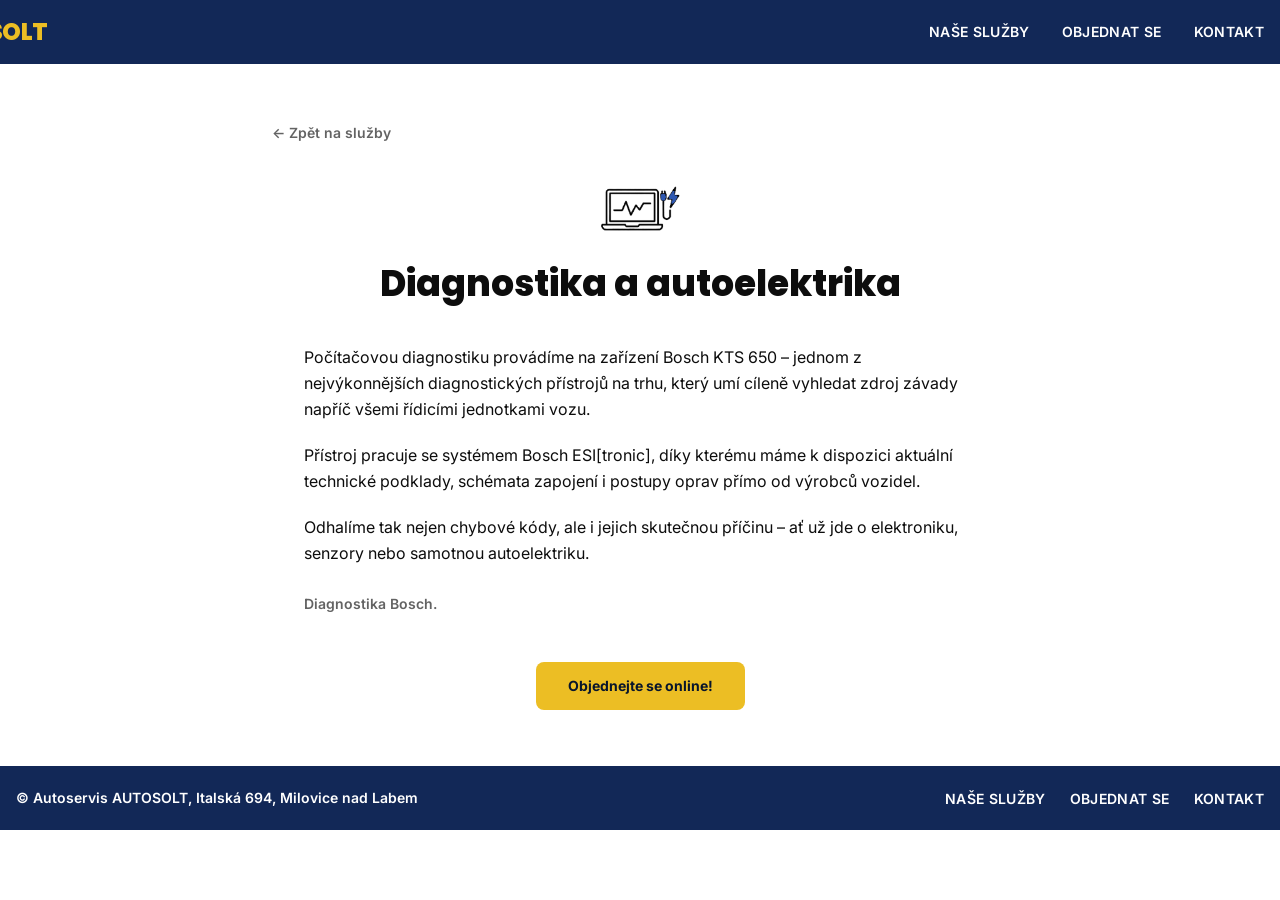
<file: nahled/sluzby/diagnostika-autoelektrika/index.html>
<!DOCTYPE html>
<html lang="cs">
<head>
<meta charset="UTF-8">
<meta name="viewport" content="width=device-width, initial-scale=1.0">
<title>Diagnostika a autoelektrika – AXE Motors</title>
<link rel="preconnect" href="https://fonts.googleapis.com">
<link rel="preconnect" href="https://fonts.gstatic.com" crossorigin>
<link href="https://fonts.googleapis.com/css2?family=Inter:wght@400;500;600;700&family=Poppins:wght@500;600;700;800&display=swap" rel="stylesheet">
<style>
/*! tailwindcss v4.3.3 | MIT License | https://tailwindcss.com */
@layer properties;
@layer theme, base, components, utilities;
@layer theme {
  :root, :host {
    --font-mono: ui-monospace, SFMono-Regular, Menlo, Monaco, Consolas, "Liberation Mono",
      "Courier New", monospace;
    --color-neutral-300: oklch(87% 0 none);
    --color-neutral-800: oklch(26.9% 0 none);
    --color-neutral-900: oklch(20.5% 0 none);
    --color-black: #000;
    --color-white: #fff;
    --spacing: 0.25rem;
    --container-md: 28rem;
    --container-lg: 32rem;
    --container-2xl: 42rem;
    --container-3xl: 48rem;
    --container-5xl: 64rem;
    --container-6xl: 72rem;
    --container-7xl: 80rem;
    --text-xs: 0.75rem;
    --text-xs--line-height: calc(1 / 0.75);
    --text-sm: 0.875rem;
    --text-sm--line-height: calc(1.25 / 0.875);
    --text-base: 1rem;
    --text-base--line-height: calc(1.5 / 1);
    --text-lg: 1.125rem;
    --text-lg--line-height: calc(1.75 / 1.125);
    --text-2xl: 1.5rem;
    --text-2xl--line-height: calc(2 / 1.5);
    --text-3xl: 1.875rem;
    --text-3xl--line-height: calc(2.25 / 1.875);
    --text-4xl: 2.25rem;
    --text-4xl--line-height: calc(2.5 / 2.25);
    --font-weight-light: 300;
    --font-weight-medium: 500;
    --font-weight-semibold: 600;
    --font-weight-bold: 700;
    --font-weight-extrabold: 800;
    --tracking-tight: -0.025em;
    --tracking-wide: 0.025em;
    --leading-tight: 1.25;
    --leading-snug: 1.375;
    --leading-relaxed: 1.625;
    --radius-md: calc(var(--radius) * 0.8);
    --ease-in-out: cubic-bezier(0.4, 0, 0.2, 1);
    --default-transition-duration: 150ms;
    --default-transition-timing-function: cubic-bezier(0.4, 0, 0.2, 1);
    --default-font-family: var(--font-inter);
    --default-mono-font-family: var(--font-mono);
  }
}
@layer base {
  *, ::after, ::before, ::backdrop, ::file-selector-button {
    box-sizing: border-box;
    margin: 0;
    padding: 0;
    border: 0 solid;
  }
  html, :host {
    line-height: 1.5;
    -webkit-text-size-adjust: 100%;
    tab-size: 4;
    font-family: var(--default-font-family, -apple-system, BlinkMacSystemFont, "Segoe UI", Roboto, "Helvetica Neue", "Noto Sans", Arial, sans-serif, "Apple Color Emoji", "Segoe UI Emoji", "Segoe UI Symbol", "Noto Color Emoji");
    font-feature-settings: var(--default-font-feature-settings, normal);
    font-variation-settings: var(--default-font-variation-settings, normal);
    -webkit-tap-highlight-color: transparent;
  }
  hr {
    height: 0;
    color: inherit;
    border-top-width: 1px;
  }
  abbr:where([title]) {
    -webkit-text-decoration: underline dotted;
    text-decoration: underline dotted;
  }
  h1, h2, h3, h4, h5, h6 {
    font-size: inherit;
    font-weight: inherit;
  }
  a {
    color: inherit;
    -webkit-text-decoration: inherit;
    text-decoration: inherit;
  }
  b, strong {
    font-weight: bolder;
  }
  code, kbd, samp, pre {
    font-family: var(--default-mono-font-family, ui-monospace, SFMono-Regular, Menlo, Monaco, Consolas, "Liberation Mono", "Courier New", monospace);
    font-feature-settings: var(--default-mono-font-feature-settings, normal);
    font-variation-settings: var(--default-mono-font-variation-settings, normal);
    font-size: 1em;
  }
  small {
    font-size: 80%;
  }
  sub, sup {
    font-size: 75%;
    line-height: 0;
    position: relative;
    vertical-align: baseline;
  }
  sub {
    bottom: -0.25em;
  }
  sup {
    top: -0.5em;
  }
  table {
    text-indent: 0;
    border-color: inherit;
    border-collapse: collapse;
  }
  :-moz-focusring:where(:not(iframe)) {
    outline: auto;
  }
  progress {
    vertical-align: baseline;
  }
  summary {
    display: list-item;
  }
  ol, ul, menu {
    list-style: none;
  }
  img, svg, video, canvas, audio, iframe, embed, object {
    display: block;
    vertical-align: middle;
  }
  img, video {
    max-width: 100%;
    height: auto;
  }
  button, input, select, optgroup, textarea, ::file-selector-button {
    font: inherit;
    font-feature-settings: inherit;
    font-variation-settings: inherit;
    letter-spacing: inherit;
    color: inherit;
    border-radius: 0;
    background-color: transparent;
    opacity: 1;
  }
  :where(select:is([multiple], [size])) optgroup {
    font-weight: bolder;
  }
  :where(select:is([multiple], [size])) optgroup option {
    padding-inline-start: 20px;
  }
  ::file-selector-button {
    margin-inline-end: 4px;
  }
  ::placeholder {
    opacity: 1;
  }
  @supports (not (-webkit-appearance: -apple-pay-button))  or (contain-intrinsic-size: 1px) {
    ::placeholder {
      color: currentcolor;
      @supports (color: color-mix(in lab, red, red)) {
        color: color-mix(in oklab, currentcolor 50%, transparent);
      }
    }
  }
  textarea {
    resize: vertical;
  }
  ::-webkit-search-decoration {
    -webkit-appearance: none;
  }
  ::-webkit-date-and-time-value {
    min-height: 1lh;
    text-align: inherit;
  }
  ::-webkit-datetime-edit {
    display: inline-flex;
  }
  ::-webkit-datetime-edit-fields-wrapper {
    padding: 0;
  }
  ::-webkit-datetime-edit, ::-webkit-datetime-edit-year-field, ::-webkit-datetime-edit-month-field, ::-webkit-datetime-edit-day-field, ::-webkit-datetime-edit-hour-field, ::-webkit-datetime-edit-minute-field, ::-webkit-datetime-edit-second-field, ::-webkit-datetime-edit-millisecond-field, ::-webkit-datetime-edit-meridiem-field {
    padding-block: 0;
  }
  ::-webkit-calendar-picker-indicator {
    line-height: 1;
  }
  :-moz-ui-invalid {
    box-shadow: none;
  }
  button, input:where([type="button"], [type="reset"], [type="submit"]), ::file-selector-button {
    appearance: button;
  }
  ::-webkit-inner-spin-button, ::-webkit-outer-spin-button {
    height: auto;
  }
  [hidden]:where(:not([hidden="until-found"])) {
    display: none !important;
  }
}
@layer utilities {
  .pointer-events-auto {
    pointer-events: auto;
  }
  .pointer-events-none {
    pointer-events: none;
  }
  .absolute {
    position: absolute;
  }
  .fixed {
    position: fixed;
  }
  .relative {
    position: relative;
  }
  .inset-0 {
    inset: 0px;
  }
  .inset-x-0 {
    inset-inline: 0px;
  }
  .inset-y-0 {
    inset-block: 0px;
  }
  .right-0 {
    right: 0px;
  }
  .bottom-0 {
    bottom: 0px;
  }
  .z-0 {
    z-index: 0;
  }
  .z-10 {
    z-index: 10;
  }
  .z-20 {
    z-index: 20;
  }
  .mx-auto {
    margin-inline: auto;
  }
  .mt-1 {
    margin-top: var(--spacing);
  }
  .mt-1\.5 {
    margin-top: calc(var(--spacing) * 1.5);
  }
  .mt-2 {
    margin-top: calc(var(--spacing) * 2);
  }
  .mt-3 {
    margin-top: calc(var(--spacing) * 3);
  }
  .mt-4 {
    margin-top: calc(var(--spacing) * 4);
  }
  .mt-5 {
    margin-top: calc(var(--spacing) * 5);
  }
  .mt-6 {
    margin-top: calc(var(--spacing) * 6);
  }
  .mt-8 {
    margin-top: calc(var(--spacing) * 8);
  }
  .mt-10 {
    margin-top: calc(var(--spacing) * 10);
  }
  .mt-12 {
    margin-top: calc(var(--spacing) * 12);
  }
  .mt-14 {
    margin-top: calc(var(--spacing) * 14);
  }
  .mb-4 {
    margin-bottom: calc(var(--spacing) * 4);
  }
  .block {
    display: block;
  }
  .flex {
    display: flex;
  }
  .grid {
    display: grid;
  }
  .hidden {
    display: none;
  }
  .inline-flex {
    display: inline-flex;
  }
  .size-6 {
    width: calc(var(--spacing) * 6);
    height: calc(var(--spacing) * 6);
  }
  .size-7 {
    width: calc(var(--spacing) * 7);
    height: calc(var(--spacing) * 7);
  }
  .size-8 {
    width: calc(var(--spacing) * 8);
    height: calc(var(--spacing) * 8);
  }
  .size-9 {
    width: calc(var(--spacing) * 9);
    height: calc(var(--spacing) * 9);
  }
  .h-4 {
    height: calc(var(--spacing) * 4);
  }
  .h-6 {
    height: calc(var(--spacing) * 6);
  }
  .h-7 {
    height: calc(var(--spacing) * 7);
  }
  .h-8 {
    height: calc(var(--spacing) * 8);
  }
  .h-9 {
    height: calc(var(--spacing) * 9);
  }
  .h-20 {
    height: calc(var(--spacing) * 20);
  }
  .h-56 {
    height: calc(var(--spacing) * 56);
  }
  .h-72 {
    height: calc(var(--spacing) * 72);
  }
  .h-full {
    height: 100%;
  }
  .max-h-0 {
    max-height: 0px;
  }
  .max-h-96 {
    max-height: calc(var(--spacing) * 96);
  }
  .w-4 {
    width: calc(var(--spacing) * 4);
  }
  .w-6 {
    width: calc(var(--spacing) * 6);
  }
  .w-20 {
    width: calc(var(--spacing) * 20);
  }
  .w-\[58\%\] {
    width: 58%;
  }
  .w-\[85\%\] {
    width: 85%;
  }
  .w-fit {
    width: fit-content;
  }
  .w-full {
    width: 100%;
  }
  .max-w-2xl {
    max-width: var(--container-2xl);
  }
  .max-w-3xl {
    max-width: var(--container-3xl);
  }
  .max-w-5xl {
    max-width: var(--container-5xl);
  }
  .max-w-6xl {
    max-width: var(--container-6xl);
  }
  .max-w-7xl {
    max-width: var(--container-7xl);
  }
  .max-w-\[11rem\] {
    max-width: 11rem;
  }
  .max-w-lg {
    max-width: var(--container-lg);
  }
  .max-w-md {
    max-width: var(--container-md);
  }
  .flex-1 {
    flex: 1;
  }
  .shrink-0 {
    flex-shrink: 0;
  }
  .transform {
    transform: var(--tw-rotate-x,) var(--tw-rotate-y,) var(--tw-rotate-z,) var(--tw-skew-x,) var(--tw-skew-y,);
  }
  .snap-x {
    scroll-snap-type: x var(--tw-scroll-snap-strictness);
  }
  .snap-mandatory {
    --tw-scroll-snap-strictness: mandatory;
  }
  .snap-start {
    scroll-snap-align: start;
  }
  .scroll-mt-4 {
    scroll-margin-top: calc(var(--spacing) * 4);
  }
  .\[scrollbar-width\:thin\] {
    scrollbar-width: thin;
  }
  .list-inside {
    list-style-position: inside;
  }
  .list-disc {
    list-style-type: disc;
  }
  .grid-cols-1 {
    grid-template-columns: repeat(1, minmax(0, 1fr));
  }
  .grid-cols-2 {
    grid-template-columns: repeat(2, minmax(0, 1fr));
  }
  .flex-col {
    flex-direction: column;
  }
  .flex-wrap {
    flex-wrap: wrap;
  }
  .items-center {
    align-items: center;
  }
  .items-start {
    align-items: flex-start;
  }
  .justify-between {
    justify-content: space-between;
  }
  .justify-center {
    justify-content: center;
  }
  .gap-1 {
    gap: var(--spacing);
  }
  .gap-1\.5 {
    gap: calc(var(--spacing) * 1.5);
  }
  .gap-2 {
    gap: calc(var(--spacing) * 2);
  }
  .gap-3 {
    gap: calc(var(--spacing) * 3);
  }
  .gap-4 {
    gap: calc(var(--spacing) * 4);
  }
  .gap-5 {
    gap: calc(var(--spacing) * 5);
  }
  .gap-6 {
    gap: calc(var(--spacing) * 6);
  }
  .gap-8 {
    gap: calc(var(--spacing) * 8);
  }
  .gap-10 {
    gap: calc(var(--spacing) * 10);
  }
  :where(.space-y-1 > :not(:last-child)) {
    --tw-space-y-reverse: 0;
    margin-block-start: calc(var(--spacing) * var(--tw-space-y-reverse));
    margin-block-end: calc(var(--spacing) * calc(1 - var(--tw-space-y-reverse)));
  }
  :where(.space-y-5 > :not(:last-child)) {
    --tw-space-y-reverse: 0;
    margin-block-start: calc(calc(var(--spacing) * 5) * var(--tw-space-y-reverse));
    margin-block-end: calc(calc(var(--spacing) * 5) * calc(1 - var(--tw-space-y-reverse)));
  }
  :where(.space-y-6 > :not(:last-child)) {
    --tw-space-y-reverse: 0;
    margin-block-start: calc(calc(var(--spacing) * 6) * var(--tw-space-y-reverse));
    margin-block-end: calc(calc(var(--spacing) * 6) * calc(1 - var(--tw-space-y-reverse)));
  }
  .gap-x-4 {
    column-gap: calc(var(--spacing) * 4);
  }
  .gap-x-6 {
    column-gap: calc(var(--spacing) * 6);
  }
  .gap-x-8 {
    column-gap: calc(var(--spacing) * 8);
  }
  .gap-y-1 {
    row-gap: var(--spacing);
  }
  .gap-y-2 {
    row-gap: calc(var(--spacing) * 2);
  }
  .gap-y-14 {
    row-gap: calc(var(--spacing) * 14);
  }
  .overflow-hidden {
    overflow: hidden;
  }
  .overflow-x-auto {
    overflow-x: auto;
  }
  .scroll-smooth {
    scroll-behavior: smooth;
  }
  .rounded {
    border-radius: 0.25rem;
  }
  .rounded-\[min\(var\(--radius-md\)\,10px\)\] {
    border-radius: min(var(--radius-md), 10px);
  }
  .rounded-\[min\(var\(--radius-md\)\,12px\)\] {
    border-radius: min(var(--radius-md), 12px);
  }
  .rounded-full {
    border-radius: calc(infinity * 1px);
  }
  .rounded-lg {
    border-radius: var(--radius);
  }
  .rounded-md {
    border-radius: calc(var(--radius) * 0.8);
  }
  .rounded-xl {
    border-radius: calc(var(--radius) * 1.4);
  }
  .border {
    border-style: var(--tw-border-style);
    border-width: 1px;
  }
  .border-t {
    border-top-style: var(--tw-border-style);
    border-top-width: 1px;
  }
  .border-border {
    border-color: var(--border);
  }
  .border-transparent {
    border-color: transparent;
  }
  .border-white\/15 {
    border-color: color-mix(in srgb, #fff 15%, transparent);
    @supports (color: color-mix(in lab, red, red)) {
      border-color: color-mix(in oklab, var(--color-white) 15%, transparent);
    }
  }
  .bg-background {
    background-color: var(--background);
  }
  .bg-black\/40 {
    background-color: color-mix(in srgb, #000 40%, transparent);
    @supports (color: color-mix(in lab, red, red)) {
      background-color: color-mix(in oklab, var(--color-black) 40%, transparent);
    }
  }
  .bg-cta {
    background-color: var(--cta);
  }
  .bg-destructive\/10 {
    background-color: var(--destructive);
    @supports (color: color-mix(in lab, red, red)) {
      background-color: color-mix(in oklab, var(--destructive) 10%, transparent);
    }
  }
  .bg-muted {
    background-color: var(--muted);
  }
  .bg-neutral-900 {
    background-color: var(--color-neutral-900);
  }
  .bg-primary {
    background-color: var(--primary);
  }
  .bg-secondary {
    background-color: var(--secondary);
  }
  .bg-gradient-to-t {
    --tw-gradient-position: to top in oklab;
    background-image: linear-gradient(var(--tw-gradient-stops));
  }
  .from-black\/20 {
    --tw-gradient-from: color-mix(in srgb, #000 20%, transparent);
    @supports (color: color-mix(in lab, red, red)) {
      --tw-gradient-from: color-mix(in oklab, var(--color-black) 20%, transparent);
    }
    --tw-gradient-stops: var(--tw-gradient-via-stops, var(--tw-gradient-position), var(--tw-gradient-from) var(--tw-gradient-from-position), var(--tw-gradient-to) var(--tw-gradient-to-position));
  }
  .to-transparent {
    --tw-gradient-to: transparent;
    --tw-gradient-stops: var(--tw-gradient-via-stops, var(--tw-gradient-position), var(--tw-gradient-from) var(--tw-gradient-from-position), var(--tw-gradient-to) var(--tw-gradient-to-position));
  }
  .bg-clip-padding {
    background-clip: padding-box;
  }
  .object-contain {
    object-fit: contain;
  }
  .object-cover {
    object-fit: cover;
  }
  .p-2 {
    padding: calc(var(--spacing) * 2);
  }
  .p-6 {
    padding: calc(var(--spacing) * 6);
  }
  .px-2 {
    padding-inline: calc(var(--spacing) * 2);
  }
  .px-2\.5 {
    padding-inline: calc(var(--spacing) * 2.5);
  }
  .px-3 {
    padding-inline: calc(var(--spacing) * 3);
  }
  .px-4 {
    padding-inline: calc(var(--spacing) * 4);
  }
  .px-5 {
    padding-inline: calc(var(--spacing) * 5);
  }
  .px-7 {
    padding-inline: calc(var(--spacing) * 7);
  }
  .px-8 {
    padding-inline: calc(var(--spacing) * 8);
  }
  .py-1\.5 {
    padding-block: calc(var(--spacing) * 1.5);
  }
  .py-2 {
    padding-block: calc(var(--spacing) * 2);
  }
  .py-2\.5 {
    padding-block: calc(var(--spacing) * 2.5);
  }
  .py-3 {
    padding-block: calc(var(--spacing) * 3);
  }
  .py-3\.5 {
    padding-block: calc(var(--spacing) * 3.5);
  }
  .py-4 {
    padding-block: calc(var(--spacing) * 4);
  }
  .py-5 {
    padding-block: calc(var(--spacing) * 5);
  }
  .py-6 {
    padding-block: calc(var(--spacing) * 6);
  }
  .py-10 {
    padding-block: calc(var(--spacing) * 10);
  }
  .py-14 {
    padding-block: calc(var(--spacing) * 14);
  }
  .py-16 {
    padding-block: calc(var(--spacing) * 16);
  }
  .pt-2 {
    padding-top: calc(var(--spacing) * 2);
  }
  .pb-4 {
    padding-bottom: calc(var(--spacing) * 4);
  }
  .pb-6 {
    padding-bottom: calc(var(--spacing) * 6);
  }
  .text-center {
    text-align: center;
  }
  .text-left {
    text-align: left;
  }
  .font-heading {
    font-family: var(--font-poppins);
  }
  .font-sans {
    font-family: var(--font-inter);
  }
  .text-2xl {
    font-size: var(--text-2xl);
    line-height: var(--tw-leading, var(--text-2xl--line-height));
  }
  .text-3xl {
    font-size: var(--text-3xl);
    line-height: var(--tw-leading, var(--text-3xl--line-height));
  }
  .text-base {
    font-size: var(--text-base);
    line-height: var(--tw-leading, var(--text-base--line-height));
  }
  .text-lg {
    font-size: var(--text-lg);
    line-height: var(--tw-leading, var(--text-lg--line-height));
  }
  .text-sm {
    font-size: var(--text-sm);
    line-height: var(--tw-leading, var(--text-sm--line-height));
  }
  .text-xs {
    font-size: var(--text-xs);
    line-height: var(--tw-leading, var(--text-xs--line-height));
  }
  .text-\[0\.8rem\] {
    font-size: 0.8rem;
  }
  .leading-relaxed {
    --tw-leading: var(--leading-relaxed);
    line-height: var(--leading-relaxed);
  }
  .leading-snug {
    --tw-leading: var(--leading-snug);
    line-height: var(--leading-snug);
  }
  .leading-tight {
    --tw-leading: var(--leading-tight);
    line-height: var(--leading-tight);
  }
  .font-bold {
    --tw-font-weight: var(--font-weight-bold);
    font-weight: var(--font-weight-bold);
  }
  .font-extrabold {
    --tw-font-weight: var(--font-weight-extrabold);
    font-weight: var(--font-weight-extrabold);
  }
  .font-light {
    --tw-font-weight: var(--font-weight-light);
    font-weight: var(--font-weight-light);
  }
  .font-medium {
    --tw-font-weight: var(--font-weight-medium);
    font-weight: var(--font-weight-medium);
  }
  .font-semibold {
    --tw-font-weight: var(--font-weight-semibold);
    font-weight: var(--font-weight-semibold);
  }
  .tracking-tight {
    --tw-tracking: var(--tracking-tight);
    letter-spacing: var(--tracking-tight);
  }
  .tracking-wide {
    --tw-tracking: var(--tracking-wide);
    letter-spacing: var(--tracking-wide);
  }
  .text-balance {
    text-wrap: balance;
  }
  .text-pretty {
    text-wrap: pretty;
  }
  .whitespace-nowrap {
    white-space: nowrap;
  }
  .text-cta {
    color: var(--cta);
  }
  .text-cta-foreground {
    color: var(--cta-foreground);
  }
  .text-destructive {
    color: var(--destructive);
  }
  .text-foreground {
    color: var(--foreground);
  }
  .text-muted-foreground {
    color: var(--muted-foreground);
  }
  .text-neutral-300 {
    color: var(--color-neutral-300);
  }
  .text-primary {
    color: var(--primary);
  }
  .text-primary-foreground {
    color: var(--primary-foreground);
  }
  .text-secondary-foreground {
    color: var(--secondary-foreground);
  }
  .text-white {
    color: var(--color-white);
  }
  .uppercase {
    text-transform: uppercase;
  }
  .underline {
    text-decoration-line: underline;
  }
  .underline-offset-4 {
    text-underline-offset: 4px;
  }
  .antialiased {
    -webkit-font-smoothing: antialiased;
    -moz-osx-font-smoothing: grayscale;
  }
  .accent-primary {
    accent-color: var(--primary);
  }
  .opacity-0 {
    opacity: 0%;
  }
  .opacity-100 {
    opacity: 100%;
  }
  .shadow-sm {
    --tw-shadow: 0 1px 3px 0 var(--tw-shadow-color, rgb(0 0 0 / 0.1)), 0 1px 2px -1px var(--tw-shadow-color, rgb(0 0 0 / 0.1));
    box-shadow: var(--tw-inset-shadow), var(--tw-inset-ring-shadow), var(--tw-ring-offset-shadow), var(--tw-ring-shadow), var(--tw-shadow);
  }
  .outline {
    outline-style: var(--tw-outline-style);
    outline-width: 1px;
  }
  .transition-all {
    transition-property: all;
    transition-timing-function: var(--tw-ease, var(--default-transition-timing-function));
    transition-duration: var(--tw-duration, var(--default-transition-duration));
  }
  .transition-colors {
    transition-property: color, background-color, border-color, outline-color, text-decoration-color, fill, stroke, --tw-gradient-from, --tw-gradient-via, --tw-gradient-to;
    transition-timing-function: var(--tw-ease, var(--default-transition-timing-function));
    transition-duration: var(--tw-duration, var(--default-transition-duration));
  }
  .transition-opacity {
    transition-property: opacity;
    transition-timing-function: var(--tw-ease, var(--default-transition-timing-function));
    transition-duration: var(--tw-duration, var(--default-transition-duration));
  }
  .transition-transform {
    transition-property: transform, translate, scale, rotate;
    transition-timing-function: var(--tw-ease, var(--default-transition-timing-function));
    transition-duration: var(--tw-duration, var(--default-transition-duration));
  }
  .duration-150 {
    --tw-duration: 150ms;
    transition-duration: 150ms;
  }
  .duration-300 {
    --tw-duration: 300ms;
    transition-duration: 300ms;
  }
  .ease-in-out {
    --tw-ease: var(--ease-in-out);
    transition-timing-function: var(--ease-in-out);
  }
  .outline-none {
    --tw-outline-style: none;
    outline-style: none;
  }
  .select-none {
    -webkit-user-select: none;
    user-select: none;
  }
  @media (hover: hover) {
    .group-hover\:scale-105:is(:where(.group):hover *) {
      --tw-scale-x: 105%;
      --tw-scale-y: 105%;
      --tw-scale-z: 105%;
      scale: var(--tw-scale-x) var(--tw-scale-y);
    }
    .group-hover\:text-primary:is(:where(.group):hover *) {
      color: var(--primary);
    }
  }
  .placeholder\:text-muted-foreground::placeholder {
    color: var(--muted-foreground);
  }
  @media (hover: hover) {
    .hover\:bg-destructive\/20:hover {
      background-color: var(--destructive);
    }
    @supports (color: color-mix(in lab, red, red)) {
      .hover\:bg-destructive\/20:hover {
        background-color: color-mix(in oklab, var(--destructive) 20%, transparent);
      }
    }
    .hover\:bg-muted:hover {
      background-color: var(--muted);
    }
    .hover\:bg-neutral-800:hover {
      background-color: var(--color-neutral-800);
    }
    .hover\:bg-secondary\/80:hover {
      background-color: var(--secondary);
    }
    @supports (color: color-mix(in lab, red, red)) {
      .hover\:bg-secondary\/80:hover {
        background-color: color-mix(in oklab, var(--secondary) 80%, transparent);
      }
    }
    .hover\:bg-white\/10:hover {
      background-color: color-mix(in srgb, #fff 10%, transparent);
    }
    @supports (color: color-mix(in lab, red, red)) {
      .hover\:bg-white\/10:hover {
        background-color: color-mix(in oklab, var(--color-white) 10%, transparent);
      }
    }
    .hover\:text-cta:hover {
      color: var(--cta);
    }
    .hover\:text-foreground:hover {
      color: var(--foreground);
    }
    .hover\:text-primary:hover {
      color: var(--primary);
    }
    .hover\:underline:hover {
      text-decoration-line: underline;
    }
    .hover\:opacity-80:hover {
      opacity: 80%;
    }
    .hover\:brightness-95:hover {
      --tw-brightness: brightness(95%);
      filter: var(--tw-blur,) var(--tw-brightness,) var(--tw-contrast,) var(--tw-grayscale,) var(--tw-hue-rotate,) var(--tw-invert,) var(--tw-saturate,) var(--tw-sepia,) var(--tw-drop-shadow,);
    }
  }
  .focus\:border-primary:focus {
    border-color: var(--primary);
  }
  .focus-visible\:border-destructive\/40:focus-visible {
    border-color: var(--destructive);
    @supports (color: color-mix(in lab, red, red)) {
      border-color: color-mix(in oklab, var(--destructive) 40%, transparent);
    }
  }
  .focus-visible\:border-ring:focus-visible {
    border-color: var(--ring);
  }
  .focus-visible\:ring-3:focus-visible {
    --tw-ring-shadow: var(--tw-ring-inset,) 0 0 0 calc(3px + var(--tw-ring-offset-width)) var(--tw-ring-color, currentcolor);
    box-shadow: var(--tw-inset-shadow), var(--tw-inset-ring-shadow), var(--tw-ring-offset-shadow), var(--tw-ring-shadow), var(--tw-shadow);
  }
  .focus-visible\:ring-destructive\/20:focus-visible {
    --tw-ring-color: var(--destructive);
    @supports (color: color-mix(in lab, red, red)) {
      --tw-ring-color: color-mix(in oklab, var(--destructive) 20%, transparent);
    }
  }
  .focus-visible\:ring-ring\/50:focus-visible {
    --tw-ring-color: var(--ring);
    @supports (color: color-mix(in lab, red, red)) {
      --tw-ring-color: color-mix(in oklab, var(--ring) 50%, transparent);
    }
  }
  .active\:bg-white\/20:active {
    background-color: color-mix(in srgb, #fff 20%, transparent);
    @supports (color: color-mix(in lab, red, red)) {
      background-color: color-mix(in oklab, var(--color-white) 20%, transparent);
    }
  }
  .active\:not-aria-\[haspopup\]\:translate-y-px:active:not([aria-haspopup]) {
    --tw-translate-y: 1px;
    translate: var(--tw-translate-x) var(--tw-translate-y);
  }
  .disabled\:pointer-events-none:disabled {
    pointer-events: none;
  }
  .disabled\:opacity-50:disabled {
    opacity: 50%;
  }
  :where([data-slot="button-group"]) .in-data-\[slot\=button-group\]\:rounded-lg {
    border-radius: var(--radius);
  }
  .has-data-\[icon\=inline-end\]\:pr-1\.5:has([data-icon="inline-end"]) {
    padding-right: calc(var(--spacing) * 1.5);
  }
  .has-data-\[icon\=inline-end\]\:pr-2:has([data-icon="inline-end"]) {
    padding-right: calc(var(--spacing) * 2);
  }
  .has-data-\[icon\=inline-start\]\:pl-1\.5:has([data-icon="inline-start"]) {
    padding-left: calc(var(--spacing) * 1.5);
  }
  .has-data-\[icon\=inline-start\]\:pl-2:has([data-icon="inline-start"]) {
    padding-left: calc(var(--spacing) * 2);
  }
  .aria-expanded\:bg-muted[aria-expanded="true"] {
    background-color: var(--muted);
  }
  .aria-expanded\:bg-secondary[aria-expanded="true"] {
    background-color: var(--secondary);
  }
  .aria-expanded\:text-foreground[aria-expanded="true"] {
    color: var(--foreground);
  }
  .aria-expanded\:text-secondary-foreground[aria-expanded="true"] {
    color: var(--secondary-foreground);
  }
  .aria-invalid\:border-destructive[aria-invalid="true"] {
    border-color: var(--destructive);
  }
  .aria-invalid\:ring-3[aria-invalid="true"] {
    --tw-ring-shadow: var(--tw-ring-inset,) 0 0 0 calc(3px + var(--tw-ring-offset-width)) var(--tw-ring-color, currentcolor);
    box-shadow: var(--tw-inset-shadow), var(--tw-inset-ring-shadow), var(--tw-ring-offset-shadow), var(--tw-ring-shadow), var(--tw-shadow);
  }
  .aria-invalid\:ring-destructive\/20[aria-invalid="true"] {
    --tw-ring-color: var(--destructive);
    @supports (color: color-mix(in lab, red, red)) {
      --tw-ring-color: color-mix(in oklab, var(--destructive) 20%, transparent);
    }
  }
  @media (width >= 40rem) {
    .sm\:col-span-1 {
      grid-column: span 1 / span 1;
    }
    .sm\:col-span-2 {
      grid-column: span 2 / span 2;
    }
    .sm\:block {
      display: block;
    }
    .sm\:inline {
      display: inline;
    }
    .sm\:h-24 {
      height: calc(var(--spacing) * 24);
    }
    .sm\:h-72 {
      height: calc(var(--spacing) * 72);
    }
    .sm\:w-24 {
      width: calc(var(--spacing) * 24);
    }
    .sm\:w-\[46\%\] {
      width: 46%;
    }
    .sm\:w-auto {
      width: auto;
    }
    .sm\:grid-cols-2 {
      grid-template-columns: repeat(2, minmax(0, 1fr));
    }
    .sm\:grid-cols-4 {
      grid-template-columns: repeat(4, minmax(0, 1fr));
    }
    .sm\:flex-row {
      flex-direction: row;
    }
    .sm\:gap-6 {
      gap: calc(var(--spacing) * 6);
    }
    .sm\:p-8 {
      padding: calc(var(--spacing) * 8);
    }
    .sm\:px-6 {
      padding-inline: calc(var(--spacing) * 6);
    }
    .sm\:py-2\.5 {
      padding-block: calc(var(--spacing) * 2.5);
    }
    .sm\:text-2xl {
      font-size: var(--text-2xl);
      line-height: var(--tw-leading, var(--text-2xl--line-height));
    }
    .sm\:text-3xl {
      font-size: var(--text-3xl);
      line-height: var(--tw-leading, var(--text-3xl--line-height));
    }
    .sm\:text-4xl {
      font-size: var(--text-4xl);
      line-height: var(--tw-leading, var(--text-4xl--line-height));
    }
    .sm\:text-sm {
      font-size: var(--text-sm);
      line-height: var(--tw-leading, var(--text-sm--line-height));
    }
  }
  @media (width >= 48rem) {
    .md\:flex {
      display: flex;
    }
    .md\:hidden {
      display: none;
    }
    .md\:grid-cols-2 {
      grid-template-columns: repeat(2, minmax(0, 1fr));
    }
    .md\:flex-row {
      flex-direction: row;
    }
    .md\:items-start {
      align-items: flex-start;
    }
    .md\:justify-between {
      justify-content: space-between;
    }
    .md\:pl-8 {
      padding-left: calc(var(--spacing) * 8);
    }
    .md\:text-left {
      text-align: left;
    }
  }
  @media (width >= 64rem) {
    .lg\:mx-0 {
      margin-inline: 0px;
    }
    .lg\:-ml-\[clamp\(1rem\,7vw\,9rem\)\] {
      margin-left: calc(clamp(1rem, 7vw, 9rem) * -1);
    }
    .lg\:block {
      display: block;
    }
    .lg\:hidden {
      display: none;
    }
    .lg\:w-\[31\%\] {
      width: 31%;
    }
    .lg\:grid-cols-2 {
      grid-template-columns: repeat(2, minmax(0, 1fr));
    }
    .lg\:justify-start {
      justify-content: flex-start;
    }
    .lg\:gap-6 {
      gap: calc(var(--spacing) * 6);
    }
    .lg\:py-14 {
      padding-block: calc(var(--spacing) * 14);
    }
    .lg\:text-left {
      text-align: left;
    }
  }
  .dark\:border-input:is(.dark *) {
    border-color: var(--input);
  }
  .dark\:bg-destructive\/20:is(.dark *) {
    background-color: var(--destructive);
    @supports (color: color-mix(in lab, red, red)) {
      background-color: color-mix(in oklab, var(--destructive) 20%, transparent);
    }
  }
  .dark\:bg-input\/30:is(.dark *) {
    background-color: var(--input);
    @supports (color: color-mix(in lab, red, red)) {
      background-color: color-mix(in oklab, var(--input) 30%, transparent);
    }
  }
  @media (hover: hover) {
    .dark\:hover\:bg-destructive\/30:is(.dark *):hover {
      background-color: var(--destructive);
    }
    @supports (color: color-mix(in lab, red, red)) {
      .dark\:hover\:bg-destructive\/30:is(.dark *):hover {
        background-color: color-mix(in oklab, var(--destructive) 30%, transparent);
      }
    }
    .dark\:hover\:bg-input\/50:is(.dark *):hover {
      background-color: var(--input);
    }
    @supports (color: color-mix(in lab, red, red)) {
      .dark\:hover\:bg-input\/50:is(.dark *):hover {
        background-color: color-mix(in oklab, var(--input) 50%, transparent);
      }
    }
    .dark\:hover\:bg-muted\/50:is(.dark *):hover {
      background-color: var(--muted);
    }
    @supports (color: color-mix(in lab, red, red)) {
      .dark\:hover\:bg-muted\/50:is(.dark *):hover {
        background-color: color-mix(in oklab, var(--muted) 50%, transparent);
      }
    }
  }
  .dark\:focus-visible\:ring-destructive\/40:is(.dark *):focus-visible {
    --tw-ring-color: var(--destructive);
    @supports (color: color-mix(in lab, red, red)) {
      --tw-ring-color: color-mix(in oklab, var(--destructive) 40%, transparent);
    }
  }
  .dark\:aria-invalid\:border-destructive\/50:is(.dark *)[aria-invalid="true"] {
    border-color: var(--destructive);
    @supports (color: color-mix(in lab, red, red)) {
      border-color: color-mix(in oklab, var(--destructive) 50%, transparent);
    }
  }
  .dark\:aria-invalid\:ring-destructive\/40:is(.dark *)[aria-invalid="true"] {
    --tw-ring-color: var(--destructive);
    @supports (color: color-mix(in lab, red, red)) {
      --tw-ring-color: color-mix(in oklab, var(--destructive) 40%, transparent);
    }
  }
  .\[\&_svg\]\:pointer-events-none svg {
    pointer-events: none;
  }
  .\[\&_svg\]\:shrink-0 svg {
    flex-shrink: 0;
  }
  .\[\&_svg\:not\(\[class\*\=\'size-\'\]\)\]\:size-3 svg:not([class*='size-']) {
    width: calc(var(--spacing) * 3);
    height: calc(var(--spacing) * 3);
  }
  .\[\&_svg\:not\(\[class\*\=\'size-\'\]\)\]\:size-3\.5 svg:not([class*='size-']) {
    width: calc(var(--spacing) * 3.5);
    height: calc(var(--spacing) * 3.5);
  }
  .\[\&_svg\:not\(\[class\*\=\'size-\'\]\)\]\:size-4 svg:not([class*='size-']) {
    width: calc(var(--spacing) * 4);
    height: calc(var(--spacing) * 4);
  }
  @media (hover: hover) {
    .\[a\]\:hover\:bg-primary\/80:is(a):hover {
      background-color: var(--primary);
    }
    @supports (color: color-mix(in lab, red, red)) {
      .\[a\]\:hover\:bg-primary\/80:is(a):hover {
        background-color: color-mix(in oklab, var(--primary) 80%, transparent);
      }
    }
  }
  [aria-expanded=true] .\[\[aria-expanded\=true\]_\&\]\:block {
    display: block;
  }
  [aria-expanded=true] .\[\[aria-expanded\=true\]_\&\]\:hidden {
    display: none;
  }
}
@property --tw-animation-delay {
  syntax: "*";
  inherits: false;
  initial-value: 0s;
}
@property --tw-animation-direction {
  syntax: "*";
  inherits: false;
  initial-value: normal;
}
@property --tw-animation-duration {
  syntax: "*";
  inherits: false;
}
@property --tw-animation-fill-mode {
  syntax: "*";
  inherits: false;
  initial-value: none;
}
@property --tw-animation-iteration-count {
  syntax: "*";
  inherits: false;
  initial-value: 1;
}
@property --tw-enter-blur {
  syntax: "*";
  inherits: false;
  initial-value: 0;
}
@property --tw-enter-opacity {
  syntax: "*";
  inherits: false;
  initial-value: 1;
}
@property --tw-enter-rotate {
  syntax: "*";
  inherits: false;
  initial-value: 0;
}
@property --tw-enter-scale {
  syntax: "*";
  inherits: false;
  initial-value: 1;
}
@property --tw-enter-translate-x {
  syntax: "*";
  inherits: false;
  initial-value: 0;
}
@property --tw-enter-translate-y {
  syntax: "*";
  inherits: false;
  initial-value: 0;
}
@property --tw-exit-blur {
  syntax: "*";
  inherits: false;
  initial-value: 0;
}
@property --tw-exit-opacity {
  syntax: "*";
  inherits: false;
  initial-value: 1;
}
@property --tw-exit-rotate {
  syntax: "*";
  inherits: false;
  initial-value: 0;
}
@property --tw-exit-scale {
  syntax: "*";
  inherits: false;
  initial-value: 1;
}
@property --tw-exit-translate-x {
  syntax: "*";
  inherits: false;
  initial-value: 0;
}
@property --tw-exit-translate-y {
  syntax: "*";
  inherits: false;
  initial-value: 0;
}
@property --scroll-fade-t {
  syntax: "<length-percentage>";
  inherits: false;
  initial-value: 0px;
}
@property --scroll-fade-b {
  syntax: "<length-percentage>";
  inherits: false;
  initial-value: 0px;
}
@property --scroll-fade-s {
  syntax: "<length-percentage>";
  inherits: false;
  initial-value: 0px;
}
@property --scroll-fade-e {
  syntax: "<length-percentage>";
  inherits: false;
  initial-value: 0px;
}
@property --scroll-fade-mask {
  syntax: "*";
  inherits: false;
}
@property --shimmer-angle {
  syntax: "<angle>";
  inherits: true;
  initial-value: 20deg;
}
@property --shimmer-image {
  syntax: "*";
  inherits: false;
}
@property --shimmer-text-fill {
  syntax: "*";
  inherits: false;
}
@media (prefers-reduced-motion: reduce) {
  .shimmer {
    animation: none;
    background-image: none;
    -webkit-text-fill-color: currentColor;
  }
}
:root {
  color-scheme: light;
  --background: oklch(1 0 0);
  --foreground: oklch(0.16 0 0);
  --card: oklch(1 0 0);
  --card-foreground: oklch(0.16 0 0);
  --popover: oklch(1 0 0);
  --popover-foreground: oklch(0.16 0 0);
  --primary: oklch(0.29 0.09 263);
  --primary-foreground: oklch(1 0 0);
  --cta: oklch(0.82 0.16 90);
  --cta-foreground: oklch(0.2 0.05 260);
  --secondary: oklch(0.15 0 0);
  --secondary-foreground: oklch(1 0 0);
  --muted: oklch(0.96 0 0);
  --muted-foreground: oklch(0.5 0 0);
  --accent: oklch(0.96 0 0);
  --accent-foreground: oklch(0.16 0 0);
  --destructive: oklch(0.556 0.221 27.5);
  --border: oklch(0.9 0 0);
  --input: oklch(0.9 0 0);
  --ring: oklch(0.29 0.09 263);
  --radius: 0.625rem;
}
@layer base {
  * {
    border-color: var(--border);
    outline-color: var(--ring);
    @supports (color: color-mix(in lab, red, red)) {
      outline-color: color-mix(in oklab, var(--ring) 50%, transparent);
    }
  }
  body {
    background-color: var(--background);
    color: var(--foreground);
  }
}
@property --tw-rotate-x {
  syntax: "*";
  inherits: false;
}
@property --tw-rotate-y {
  syntax: "*";
  inherits: false;
}
@property --tw-rotate-z {
  syntax: "*";
  inherits: false;
}
@property --tw-skew-x {
  syntax: "*";
  inherits: false;
}
@property --tw-skew-y {
  syntax: "*";
  inherits: false;
}
@property --tw-scroll-snap-strictness {
  syntax: "*";
  inherits: false;
  initial-value: proximity;
}
@property --tw-space-y-reverse {
  syntax: "*";
  inherits: false;
  initial-value: 0;
}
@property --tw-border-style {
  syntax: "*";
  inherits: false;
  initial-value: solid;
}
@property --tw-gradient-position {
  syntax: "*";
  inherits: false;
}
@property --tw-gradient-from {
  syntax: "<color>";
  inherits: false;
  initial-value: #0000;
}
@property --tw-gradient-via {
  syntax: "<color>";
  inherits: false;
  initial-value: #0000;
}
@property --tw-gradient-to {
  syntax: "<color>";
  inherits: false;
  initial-value: #0000;
}
@property --tw-gradient-stops {
  syntax: "*";
  inherits: false;
}
@property --tw-gradient-via-stops {
  syntax: "*";
  inherits: false;
}
@property --tw-gradient-from-position {
  syntax: "<length-percentage>";
  inherits: false;
  initial-value: 0%;
}
@property --tw-gradient-via-position {
  syntax: "<length-percentage>";
  inherits: false;
  initial-value: 50%;
}
@property --tw-gradient-to-position {
  syntax: "<length-percentage>";
  inherits: false;
  initial-value: 100%;
}
@property --tw-leading {
  syntax: "*";
  inherits: false;
}
@property --tw-font-weight {
  syntax: "*";
  inherits: false;
}
@property --tw-tracking {
  syntax: "*";
  inherits: false;
}
@property --tw-shadow {
  syntax: "*";
  inherits: false;
  initial-value: 0 0 #0000;
}
@property --tw-shadow-color {
  syntax: "*";
  inherits: false;
}
@property --tw-shadow-alpha {
  syntax: "<percentage>";
  inherits: false;
  initial-value: 100%;
}
@property --tw-inset-shadow {
  syntax: "*";
  inherits: false;
  initial-value: 0 0 #0000;
}
@property --tw-inset-shadow-color {
  syntax: "*";
  inherits: false;
}
@property --tw-inset-shadow-alpha {
  syntax: "<percentage>";
  inherits: false;
  initial-value: 100%;
}
@property --tw-ring-color {
  syntax: "*";
  inherits: false;
}
@property --tw-ring-shadow {
  syntax: "*";
  inherits: false;
  initial-value: 0 0 #0000;
}
@property --tw-inset-ring-color {
  syntax: "*";
  inherits: false;
}
@property --tw-inset-ring-shadow {
  syntax: "*";
  inherits: false;
  initial-value: 0 0 #0000;
}
@property --tw-ring-inset {
  syntax: "*";
  inherits: false;
}
@property --tw-ring-offset-width {
  syntax: "<length>";
  inherits: false;
  initial-value: 0px;
}
@property --tw-ring-offset-color {
  syntax: "*";
  inherits: false;
  initial-value: #fff;
}
@property --tw-ring-offset-shadow {
  syntax: "*";
  inherits: false;
  initial-value: 0 0 #0000;
}
@property --tw-outline-style {
  syntax: "*";
  inherits: false;
  initial-value: solid;
}
@property --tw-duration {
  syntax: "*";
  inherits: false;
}
@property --tw-ease {
  syntax: "*";
  inherits: false;
}
@property --tw-scale-x {
  syntax: "*";
  inherits: false;
  initial-value: 1;
}
@property --tw-scale-y {
  syntax: "*";
  inherits: false;
  initial-value: 1;
}
@property --tw-scale-z {
  syntax: "*";
  inherits: false;
  initial-value: 1;
}
@property --tw-blur {
  syntax: "*";
  inherits: false;
}
@property --tw-brightness {
  syntax: "*";
  inherits: false;
}
@property --tw-contrast {
  syntax: "*";
  inherits: false;
}
@property --tw-grayscale {
  syntax: "*";
  inherits: false;
}
@property --tw-hue-rotate {
  syntax: "*";
  inherits: false;
}
@property --tw-invert {
  syntax: "*";
  inherits: false;
}
@property --tw-opacity {
  syntax: "*";
  inherits: false;
}
@property --tw-saturate {
  syntax: "*";
  inherits: false;
}
@property --tw-sepia {
  syntax: "*";
  inherits: false;
}
@property --tw-drop-shadow {
  syntax: "*";
  inherits: false;
}
@property --tw-drop-shadow-color {
  syntax: "*";
  inherits: false;
}
@property --tw-drop-shadow-alpha {
  syntax: "<percentage>";
  inherits: false;
  initial-value: 100%;
}
@property --tw-drop-shadow-size {
  syntax: "*";
  inherits: false;
}
@property --tw-translate-x {
  syntax: "*";
  inherits: false;
  initial-value: 0;
}
@property --tw-translate-y {
  syntax: "*";
  inherits: false;
  initial-value: 0;
}
@property --tw-translate-z {
  syntax: "*";
  inherits: false;
  initial-value: 0;
}
@layer properties {
  @supports ((-webkit-hyphens: none) and (not (margin-trim: inline))) or ((-moz-orient: inline) and (not (color:rgb(from red r g b)))) {
    :root, :host {
      --shimmer-angle: 20deg;
    }
    *, ::before, ::after, ::backdrop {
      --tw-rotate-x: initial;
      --tw-rotate-y: initial;
      --tw-rotate-z: initial;
      --tw-skew-x: initial;
      --tw-skew-y: initial;
      --tw-scroll-snap-strictness: proximity;
      --tw-space-y-reverse: 0;
      --tw-border-style: solid;
      --tw-gradient-position: initial;
      --tw-gradient-from: #0000;
      --tw-gradient-via: #0000;
      --tw-gradient-to: #0000;
      --tw-gradient-stops: initial;
      --tw-gradient-via-stops: initial;
      --tw-gradient-from-position: 0%;
      --tw-gradient-via-position: 50%;
      --tw-gradient-to-position: 100%;
      --tw-leading: initial;
      --tw-font-weight: initial;
      --tw-tracking: initial;
      --tw-shadow: 0 0 #0000;
      --tw-shadow-color: initial;
      --tw-shadow-alpha: 100%;
      --tw-inset-shadow: 0 0 #0000;
      --tw-inset-shadow-color: initial;
      --tw-inset-shadow-alpha: 100%;
      --tw-ring-color: initial;
      --tw-ring-shadow: 0 0 #0000;
      --tw-inset-ring-color: initial;
      --tw-inset-ring-shadow: 0 0 #0000;
      --tw-ring-inset: initial;
      --tw-ring-offset-width: 0px;
      --tw-ring-offset-color: #fff;
      --tw-ring-offset-shadow: 0 0 #0000;
      --tw-outline-style: solid;
      --tw-duration: initial;
      --tw-ease: initial;
      --tw-scale-x: 1;
      --tw-scale-y: 1;
      --tw-scale-z: 1;
      --tw-blur: initial;
      --tw-brightness: initial;
      --tw-contrast: initial;
      --tw-grayscale: initial;
      --tw-hue-rotate: initial;
      --tw-invert: initial;
      --tw-opacity: initial;
      --tw-saturate: initial;
      --tw-sepia: initial;
      --tw-drop-shadow: initial;
      --tw-drop-shadow-color: initial;
      --tw-drop-shadow-alpha: 100%;
      --tw-drop-shadow-size: initial;
      --tw-translate-x: 0;
      --tw-translate-y: 0;
      --tw-translate-z: 0;
      --tw-animation-delay: 0s;
      --tw-animation-direction: normal;
      --tw-animation-duration: initial;
      --tw-animation-fill-mode: none;
      --tw-animation-iteration-count: 1;
      --tw-enter-blur: 0;
      --tw-enter-opacity: 1;
      --tw-enter-rotate: 0;
      --tw-enter-scale: 1;
      --tw-enter-translate-x: 0;
      --tw-enter-translate-y: 0;
      --tw-exit-blur: 0;
      --tw-exit-opacity: 1;
      --tw-exit-rotate: 0;
      --tw-exit-scale: 1;
      --tw-exit-translate-x: 0;
      --tw-exit-translate-y: 0;
      --scroll-fade-t: 0px;
      --scroll-fade-b: 0px;
      --scroll-fade-s: 0px;
      --scroll-fade-e: 0px;
      --scroll-fade-mask: initial;
      --shimmer-image: initial;
      --shimmer-text-fill: initial;
    }
  }
}

body { font-family: 'Inter', system-ui, sans-serif; }
.font-heading { font-family: 'Poppins', system-ui, sans-serif; }
</style>
</head>
<body class="bg-background antialiased">
<link rel="preload" as="image" href="../../images/services/icon-diagnostika.png"/><header class="relative z-20 bg-primary"><div class="mx-auto flex max-w-7xl items-center justify-between gap-6 px-4 py-4"><a href="../../index.html" class="flex items-center lg:-ml-[clamp(1rem,7vw,9rem)]" aria-label="AUTOSOLT – domů"><span class="font-heading text-2xl tracking-tight"><span class="font-light text-white">AUTO</span><span class="font-extrabold text-cta">SOLT</span></span></a><nav class="hidden items-center gap-8 md:flex" aria-label="Hlavní navigace"><a href="../../index.html#sluzby" class="text-sm font-semibold tracking-wide text-white transition-colors hover:text-cta">NAŠE SLUŽBY</a><a href="../../objednejte-se/index.html" class="text-sm font-semibold tracking-wide text-white transition-colors hover:text-cta">OBJEDNAT SE</a><a href="../../index.html#kontakt" class="text-sm font-semibold tracking-wide text-white transition-colors hover:text-cta">KONTAKT</a></nav><button type="button" id="mobile-menu-button" class="inline-flex items-center justify-center rounded-md p-2 text-white transition-colors duration-150 hover:bg-white/10 active:bg-white/20 md:hidden" aria-label="Otevřít menu" aria-expanded="false"><svg xmlns="http://www.w3.org/2000/svg" width="24" height="24" viewBox="0 0 24 24" fill="none" stroke="currentColor" stroke-width="2" stroke-linecap="round" stroke-linejoin="round" class="lucide lucide-menu h-6 w-6 [[aria-expanded=true]_&amp;]:hidden" aria-hidden="true"><path d="M4 5h16"></path><path d="M4 12h16"></path><path d="M4 19h16"></path></svg><svg xmlns="http://www.w3.org/2000/svg" width="24" height="24" viewBox="0 0 24 24" fill="none" stroke="currentColor" stroke-width="2" stroke-linecap="round" stroke-linejoin="round" class="lucide lucide-x hidden h-6 w-6 [[aria-expanded=true]_&amp;]:block" aria-hidden="true"><path d="M18 6 6 18"></path><path d="m6 6 12 12"></path></svg></button></div><div id="mobile-menu-backdrop" aria-hidden="true" class="fixed inset-0 z-10 bg-black/40 transition-opacity duration-300 ease-in-out md:hidden pointer-events-none opacity-0"></div><nav id="mobile-menu" class="relative z-20 overflow-hidden border-t border-white/15 bg-primary transition-all duration-300 ease-in-out md:hidden max-h-0 opacity-0" aria-label="Mobilní navigace"><ul class="flex flex-col px-4 py-3"><li><a href="../../index.html#sluzby" class="block py-2.5 text-sm font-semibold tracking-wide text-white transition-colors hover:text-cta">NAŠE SLUŽBY</a></li><li><a href="../../objednejte-se/index.html" class="block py-2.5 text-sm font-semibold tracking-wide text-white transition-colors hover:text-cta">OBJEDNAT SE</a></li><li><a href="../../index.html#kontakt" class="block py-2.5 text-sm font-semibold tracking-wide text-white transition-colors hover:text-cta">KONTAKT</a></li></ul></nav></header><main><section class="bg-background py-14"><div class="mx-auto max-w-3xl px-4"><a href="../../index.html#sluzby" class="text-sm font-semibold text-muted-foreground hover:text-primary">← Zpět na služby</a><div class="mt-6 flex flex-col items-center text-center"><img src="../../images/services/icon-diagnostika.png" alt="" class="h-20 w-20 object-contain"/><h1 class="mt-4 font-heading text-3xl font-extrabold text-foreground sm:text-4xl">Diagnostika a autoelektrika</h1></div><div class="mx-auto mt-10 max-w-2xl space-y-5 text-left leading-relaxed text-foreground"><p>Počítačovou diagnostiku provádíme na zařízení Bosch KTS 650 – jednom z nejvýkonnějších diagnostických přístrojů na trhu, který umí cíleně vyhledat zdroj závady napříč všemi řídicími jednotkami vozu.</p><p>Přístroj pracuje se systémem Bosch ESI[tronic], díky kterému máme k dispozici aktuální technické podklady, schémata zapojení i postupy oprav přímo od výrobců vozidel.</p><p>Odhalíme tak nejen chybové kódy, ale i jejich skutečnou příčinu – ať už jde o elektroniku, senzory nebo samotnou autoelektriku.</p><p class="pt-2 text-sm font-semibold text-muted-foreground">Diagnostika Bosch.</p></div><div class="mt-12 flex justify-center"><a href="../../objednejte-se/index.html" class="inline-flex rounded-md bg-cta px-8 py-3.5 text-sm font-bold text-cta-foreground transition-colors hover:brightness-95">Objednejte se online!</a></div></div></section></main><footer class="bg-primary text-primary-foreground"><div class="mx-auto flex max-w-7xl flex-col items-center gap-4 px-4 py-5 text-center md:flex-row md:justify-between md:text-left"><p class="text-sm font-semibold">© Autoservis AUTOSOLT, Italská 694, Milovice nad Labem</p><nav aria-label="Patička"><ul class="flex flex-wrap items-center justify-center gap-x-6 gap-y-2"><li><a href="../../index.html#sluzby" class="text-sm font-semibold tracking-wide transition-opacity hover:opacity-80">NAŠE SLUŽBY</a></li><li><a href="../../objednejte-se/index.html" class="text-sm font-semibold tracking-wide transition-opacity hover:opacity-80">OBJEDNAT SE</a></li><li><a href="../../index.html#kontakt" class="text-sm font-semibold tracking-wide transition-opacity hover:opacity-80">KONTAKT</a></li></ul></nav></div></footer>
<script>
// Stejná logika jako components/site/smooth-scroll.tsx – tady jako čistý JS,
// protože tenhle statický náhled nespouští React na klientovi (jen SSR).
(function () {
  function scrollToHash(hash) {
    var el = document.getElementById(hash.slice(1));
    if (el) el.scrollIntoView({ behavior: 'smooth', block: 'start' });
  }
  if (window.location.hash) {
    var hash = window.location.hash;
    window.scrollTo(0, 0);
    requestAnimationFrame(function () { scrollToHash(hash); });
  }
  document.addEventListener('click', function (e) {
    var link = e.target.closest('a');
    if (!link) return;
    var href = link.getAttribute('href');
    if (!href) return;
    var hashIndex = href.indexOf('#');
    if (hashIndex === -1) return;
    var pathPart = href.slice(0, hashIndex);
    var hashPart = href.slice(hashIndex);
    var isSamePage = pathPart === '' || pathPart === '/' || pathPart === window.location.pathname;
    if (isSamePage && document.getElementById(hashPart.slice(1))) {
      e.preventDefault();
      scrollToHash(hashPart);
      window.history.pushState(null, '', hashPart);
    }
  });

  // Mobilní menu (hamburger) – v reálném nasazeném webu to obstará React
  // (useState v site-header.tsx), tady jde o stejnou logiku v čistém JS,
  // protože tenhle náhled React na klientovi nespouští.
  var menuBtn = document.getElementById('mobile-menu-button');
  var menu = document.getElementById('mobile-menu');
  var backdrop = document.getElementById('mobile-menu-backdrop');
  if (menuBtn && menu) {
    var setOpen = function (isOpen) {
      menuBtn.setAttribute('aria-expanded', String(isOpen));
      menuBtn.setAttribute('aria-label', isOpen ? 'Zavřít menu' : 'Otevřít menu');
      if (isOpen) {
        menu.classList.remove('max-h-0', 'opacity-0');
        menu.classList.add('max-h-96', 'opacity-100');
      } else {
        menu.classList.remove('max-h-96', 'opacity-100');
        menu.classList.add('max-h-0', 'opacity-0');
      }
      if (backdrop) {
        backdrop.classList.toggle('opacity-100', isOpen);
        backdrop.classList.toggle('pointer-events-auto', isOpen);
        backdrop.classList.toggle('opacity-0', !isOpen);
        backdrop.classList.toggle('pointer-events-none', !isOpen);
      }
    };
    menuBtn.addEventListener('click', function () {
      setOpen(menuBtn.getAttribute('aria-expanded') !== 'true');
    });
    if (backdrop) backdrop.addEventListener('click', function () { setOpen(false); });
    menu.querySelectorAll('a').forEach(function (a) {
      a.addEventListener('click', function () { setOpen(false); });
    });
  }
})();
</script>
</body>
</html>
</file>
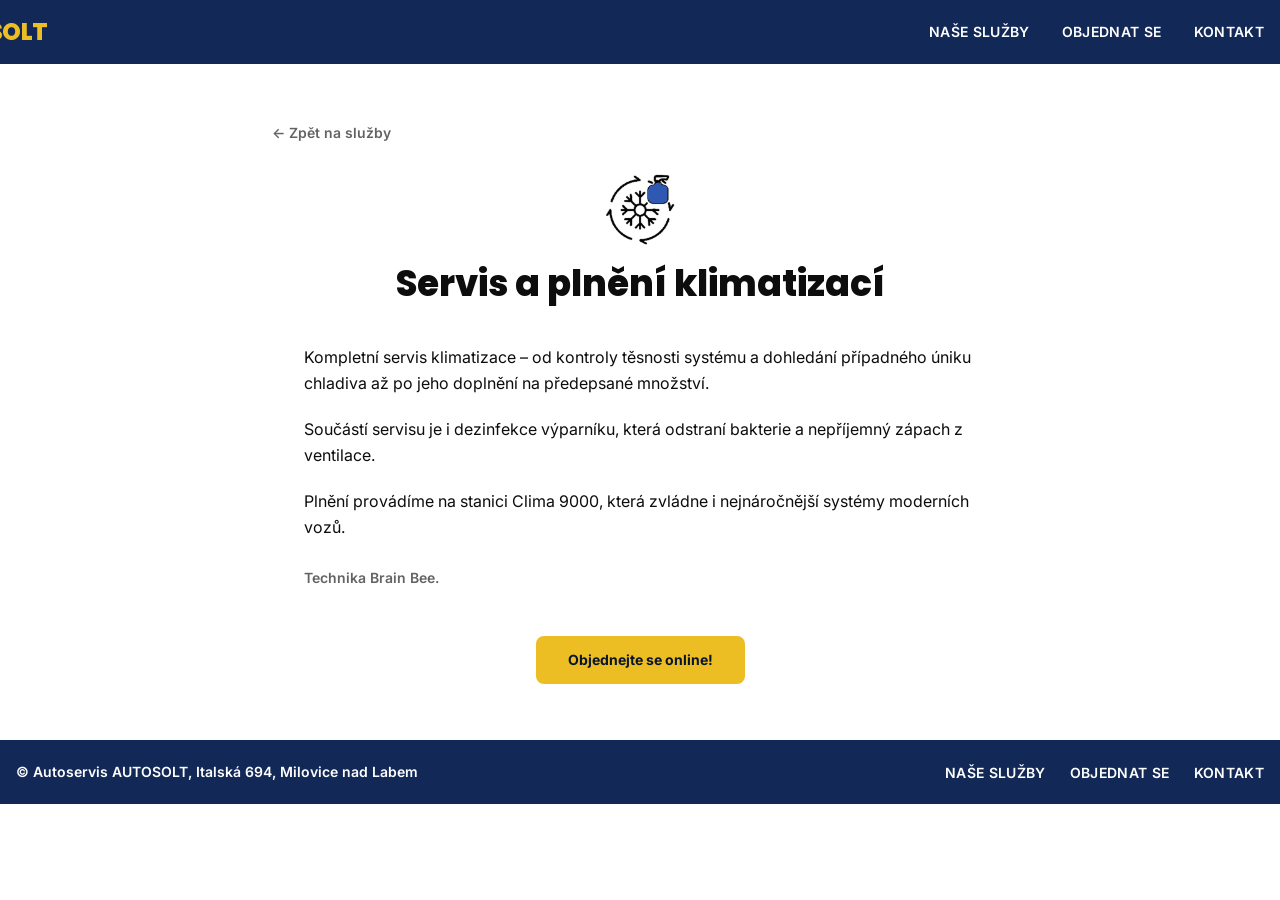
<file: nahled/sluzby/klimatizace/index.html>
<!DOCTYPE html>
<html lang="cs">
<head>
<meta charset="UTF-8">
<meta name="viewport" content="width=device-width, initial-scale=1.0">
<title>Servis a plnění klimatizací – AXE Motors</title>
<link rel="preconnect" href="https://fonts.googleapis.com">
<link rel="preconnect" href="https://fonts.gstatic.com" crossorigin>
<link href="https://fonts.googleapis.com/css2?family=Inter:wght@400;500;600;700&family=Poppins:wght@500;600;700;800&display=swap" rel="stylesheet">
<style>
/*! tailwindcss v4.3.3 | MIT License | https://tailwindcss.com */
@layer properties;
@layer theme, base, components, utilities;
@layer theme {
  :root, :host {
    --font-mono: ui-monospace, SFMono-Regular, Menlo, Monaco, Consolas, "Liberation Mono",
      "Courier New", monospace;
    --color-neutral-300: oklch(87% 0 none);
    --color-neutral-800: oklch(26.9% 0 none);
    --color-neutral-900: oklch(20.5% 0 none);
    --color-black: #000;
    --color-white: #fff;
    --spacing: 0.25rem;
    --container-md: 28rem;
    --container-lg: 32rem;
    --container-2xl: 42rem;
    --container-3xl: 48rem;
    --container-5xl: 64rem;
    --container-6xl: 72rem;
    --container-7xl: 80rem;
    --text-xs: 0.75rem;
    --text-xs--line-height: calc(1 / 0.75);
    --text-sm: 0.875rem;
    --text-sm--line-height: calc(1.25 / 0.875);
    --text-base: 1rem;
    --text-base--line-height: calc(1.5 / 1);
    --text-lg: 1.125rem;
    --text-lg--line-height: calc(1.75 / 1.125);
    --text-2xl: 1.5rem;
    --text-2xl--line-height: calc(2 / 1.5);
    --text-3xl: 1.875rem;
    --text-3xl--line-height: calc(2.25 / 1.875);
    --text-4xl: 2.25rem;
    --text-4xl--line-height: calc(2.5 / 2.25);
    --font-weight-light: 300;
    --font-weight-medium: 500;
    --font-weight-semibold: 600;
    --font-weight-bold: 700;
    --font-weight-extrabold: 800;
    --tracking-tight: -0.025em;
    --tracking-wide: 0.025em;
    --leading-tight: 1.25;
    --leading-snug: 1.375;
    --leading-relaxed: 1.625;
    --radius-md: calc(var(--radius) * 0.8);
    --ease-in-out: cubic-bezier(0.4, 0, 0.2, 1);
    --default-transition-duration: 150ms;
    --default-transition-timing-function: cubic-bezier(0.4, 0, 0.2, 1);
    --default-font-family: var(--font-inter);
    --default-mono-font-family: var(--font-mono);
  }
}
@layer base {
  *, ::after, ::before, ::backdrop, ::file-selector-button {
    box-sizing: border-box;
    margin: 0;
    padding: 0;
    border: 0 solid;
  }
  html, :host {
    line-height: 1.5;
    -webkit-text-size-adjust: 100%;
    tab-size: 4;
    font-family: var(--default-font-family, -apple-system, BlinkMacSystemFont, "Segoe UI", Roboto, "Helvetica Neue", "Noto Sans", Arial, sans-serif, "Apple Color Emoji", "Segoe UI Emoji", "Segoe UI Symbol", "Noto Color Emoji");
    font-feature-settings: var(--default-font-feature-settings, normal);
    font-variation-settings: var(--default-font-variation-settings, normal);
    -webkit-tap-highlight-color: transparent;
  }
  hr {
    height: 0;
    color: inherit;
    border-top-width: 1px;
  }
  abbr:where([title]) {
    -webkit-text-decoration: underline dotted;
    text-decoration: underline dotted;
  }
  h1, h2, h3, h4, h5, h6 {
    font-size: inherit;
    font-weight: inherit;
  }
  a {
    color: inherit;
    -webkit-text-decoration: inherit;
    text-decoration: inherit;
  }
  b, strong {
    font-weight: bolder;
  }
  code, kbd, samp, pre {
    font-family: var(--default-mono-font-family, ui-monospace, SFMono-Regular, Menlo, Monaco, Consolas, "Liberation Mono", "Courier New", monospace);
    font-feature-settings: var(--default-mono-font-feature-settings, normal);
    font-variation-settings: var(--default-mono-font-variation-settings, normal);
    font-size: 1em;
  }
  small {
    font-size: 80%;
  }
  sub, sup {
    font-size: 75%;
    line-height: 0;
    position: relative;
    vertical-align: baseline;
  }
  sub {
    bottom: -0.25em;
  }
  sup {
    top: -0.5em;
  }
  table {
    text-indent: 0;
    border-color: inherit;
    border-collapse: collapse;
  }
  :-moz-focusring:where(:not(iframe)) {
    outline: auto;
  }
  progress {
    vertical-align: baseline;
  }
  summary {
    display: list-item;
  }
  ol, ul, menu {
    list-style: none;
  }
  img, svg, video, canvas, audio, iframe, embed, object {
    display: block;
    vertical-align: middle;
  }
  img, video {
    max-width: 100%;
    height: auto;
  }
  button, input, select, optgroup, textarea, ::file-selector-button {
    font: inherit;
    font-feature-settings: inherit;
    font-variation-settings: inherit;
    letter-spacing: inherit;
    color: inherit;
    border-radius: 0;
    background-color: transparent;
    opacity: 1;
  }
  :where(select:is([multiple], [size])) optgroup {
    font-weight: bolder;
  }
  :where(select:is([multiple], [size])) optgroup option {
    padding-inline-start: 20px;
  }
  ::file-selector-button {
    margin-inline-end: 4px;
  }
  ::placeholder {
    opacity: 1;
  }
  @supports (not (-webkit-appearance: -apple-pay-button))  or (contain-intrinsic-size: 1px) {
    ::placeholder {
      color: currentcolor;
      @supports (color: color-mix(in lab, red, red)) {
        color: color-mix(in oklab, currentcolor 50%, transparent);
      }
    }
  }
  textarea {
    resize: vertical;
  }
  ::-webkit-search-decoration {
    -webkit-appearance: none;
  }
  ::-webkit-date-and-time-value {
    min-height: 1lh;
    text-align: inherit;
  }
  ::-webkit-datetime-edit {
    display: inline-flex;
  }
  ::-webkit-datetime-edit-fields-wrapper {
    padding: 0;
  }
  ::-webkit-datetime-edit, ::-webkit-datetime-edit-year-field, ::-webkit-datetime-edit-month-field, ::-webkit-datetime-edit-day-field, ::-webkit-datetime-edit-hour-field, ::-webkit-datetime-edit-minute-field, ::-webkit-datetime-edit-second-field, ::-webkit-datetime-edit-millisecond-field, ::-webkit-datetime-edit-meridiem-field {
    padding-block: 0;
  }
  ::-webkit-calendar-picker-indicator {
    line-height: 1;
  }
  :-moz-ui-invalid {
    box-shadow: none;
  }
  button, input:where([type="button"], [type="reset"], [type="submit"]), ::file-selector-button {
    appearance: button;
  }
  ::-webkit-inner-spin-button, ::-webkit-outer-spin-button {
    height: auto;
  }
  [hidden]:where(:not([hidden="until-found"])) {
    display: none !important;
  }
}
@layer utilities {
  .pointer-events-auto {
    pointer-events: auto;
  }
  .pointer-events-none {
    pointer-events: none;
  }
  .absolute {
    position: absolute;
  }
  .fixed {
    position: fixed;
  }
  .relative {
    position: relative;
  }
  .inset-0 {
    inset: 0px;
  }
  .inset-x-0 {
    inset-inline: 0px;
  }
  .inset-y-0 {
    inset-block: 0px;
  }
  .right-0 {
    right: 0px;
  }
  .bottom-0 {
    bottom: 0px;
  }
  .z-0 {
    z-index: 0;
  }
  .z-10 {
    z-index: 10;
  }
  .z-20 {
    z-index: 20;
  }
  .mx-auto {
    margin-inline: auto;
  }
  .mt-1 {
    margin-top: var(--spacing);
  }
  .mt-1\.5 {
    margin-top: calc(var(--spacing) * 1.5);
  }
  .mt-2 {
    margin-top: calc(var(--spacing) * 2);
  }
  .mt-3 {
    margin-top: calc(var(--spacing) * 3);
  }
  .mt-4 {
    margin-top: calc(var(--spacing) * 4);
  }
  .mt-5 {
    margin-top: calc(var(--spacing) * 5);
  }
  .mt-6 {
    margin-top: calc(var(--spacing) * 6);
  }
  .mt-8 {
    margin-top: calc(var(--spacing) * 8);
  }
  .mt-10 {
    margin-top: calc(var(--spacing) * 10);
  }
  .mt-12 {
    margin-top: calc(var(--spacing) * 12);
  }
  .mt-14 {
    margin-top: calc(var(--spacing) * 14);
  }
  .mb-4 {
    margin-bottom: calc(var(--spacing) * 4);
  }
  .block {
    display: block;
  }
  .flex {
    display: flex;
  }
  .grid {
    display: grid;
  }
  .hidden {
    display: none;
  }
  .inline-flex {
    display: inline-flex;
  }
  .size-6 {
    width: calc(var(--spacing) * 6);
    height: calc(var(--spacing) * 6);
  }
  .size-7 {
    width: calc(var(--spacing) * 7);
    height: calc(var(--spacing) * 7);
  }
  .size-8 {
    width: calc(var(--spacing) * 8);
    height: calc(var(--spacing) * 8);
  }
  .size-9 {
    width: calc(var(--spacing) * 9);
    height: calc(var(--spacing) * 9);
  }
  .h-4 {
    height: calc(var(--spacing) * 4);
  }
  .h-6 {
    height: calc(var(--spacing) * 6);
  }
  .h-7 {
    height: calc(var(--spacing) * 7);
  }
  .h-8 {
    height: calc(var(--spacing) * 8);
  }
  .h-9 {
    height: calc(var(--spacing) * 9);
  }
  .h-20 {
    height: calc(var(--spacing) * 20);
  }
  .h-56 {
    height: calc(var(--spacing) * 56);
  }
  .h-72 {
    height: calc(var(--spacing) * 72);
  }
  .h-full {
    height: 100%;
  }
  .max-h-0 {
    max-height: 0px;
  }
  .max-h-96 {
    max-height: calc(var(--spacing) * 96);
  }
  .w-4 {
    width: calc(var(--spacing) * 4);
  }
  .w-6 {
    width: calc(var(--spacing) * 6);
  }
  .w-20 {
    width: calc(var(--spacing) * 20);
  }
  .w-\[58\%\] {
    width: 58%;
  }
  .w-\[85\%\] {
    width: 85%;
  }
  .w-fit {
    width: fit-content;
  }
  .w-full {
    width: 100%;
  }
  .max-w-2xl {
    max-width: var(--container-2xl);
  }
  .max-w-3xl {
    max-width: var(--container-3xl);
  }
  .max-w-5xl {
    max-width: var(--container-5xl);
  }
  .max-w-6xl {
    max-width: var(--container-6xl);
  }
  .max-w-7xl {
    max-width: var(--container-7xl);
  }
  .max-w-\[11rem\] {
    max-width: 11rem;
  }
  .max-w-lg {
    max-width: var(--container-lg);
  }
  .max-w-md {
    max-width: var(--container-md);
  }
  .flex-1 {
    flex: 1;
  }
  .shrink-0 {
    flex-shrink: 0;
  }
  .transform {
    transform: var(--tw-rotate-x,) var(--tw-rotate-y,) var(--tw-rotate-z,) var(--tw-skew-x,) var(--tw-skew-y,);
  }
  .snap-x {
    scroll-snap-type: x var(--tw-scroll-snap-strictness);
  }
  .snap-mandatory {
    --tw-scroll-snap-strictness: mandatory;
  }
  .snap-start {
    scroll-snap-align: start;
  }
  .scroll-mt-4 {
    scroll-margin-top: calc(var(--spacing) * 4);
  }
  .\[scrollbar-width\:thin\] {
    scrollbar-width: thin;
  }
  .list-inside {
    list-style-position: inside;
  }
  .list-disc {
    list-style-type: disc;
  }
  .grid-cols-1 {
    grid-template-columns: repeat(1, minmax(0, 1fr));
  }
  .grid-cols-2 {
    grid-template-columns: repeat(2, minmax(0, 1fr));
  }
  .flex-col {
    flex-direction: column;
  }
  .flex-wrap {
    flex-wrap: wrap;
  }
  .items-center {
    align-items: center;
  }
  .items-start {
    align-items: flex-start;
  }
  .justify-between {
    justify-content: space-between;
  }
  .justify-center {
    justify-content: center;
  }
  .gap-1 {
    gap: var(--spacing);
  }
  .gap-1\.5 {
    gap: calc(var(--spacing) * 1.5);
  }
  .gap-2 {
    gap: calc(var(--spacing) * 2);
  }
  .gap-3 {
    gap: calc(var(--spacing) * 3);
  }
  .gap-4 {
    gap: calc(var(--spacing) * 4);
  }
  .gap-5 {
    gap: calc(var(--spacing) * 5);
  }
  .gap-6 {
    gap: calc(var(--spacing) * 6);
  }
  .gap-8 {
    gap: calc(var(--spacing) * 8);
  }
  .gap-10 {
    gap: calc(var(--spacing) * 10);
  }
  :where(.space-y-1 > :not(:last-child)) {
    --tw-space-y-reverse: 0;
    margin-block-start: calc(var(--spacing) * var(--tw-space-y-reverse));
    margin-block-end: calc(var(--spacing) * calc(1 - var(--tw-space-y-reverse)));
  }
  :where(.space-y-5 > :not(:last-child)) {
    --tw-space-y-reverse: 0;
    margin-block-start: calc(calc(var(--spacing) * 5) * var(--tw-space-y-reverse));
    margin-block-end: calc(calc(var(--spacing) * 5) * calc(1 - var(--tw-space-y-reverse)));
  }
  :where(.space-y-6 > :not(:last-child)) {
    --tw-space-y-reverse: 0;
    margin-block-start: calc(calc(var(--spacing) * 6) * var(--tw-space-y-reverse));
    margin-block-end: calc(calc(var(--spacing) * 6) * calc(1 - var(--tw-space-y-reverse)));
  }
  .gap-x-4 {
    column-gap: calc(var(--spacing) * 4);
  }
  .gap-x-6 {
    column-gap: calc(var(--spacing) * 6);
  }
  .gap-x-8 {
    column-gap: calc(var(--spacing) * 8);
  }
  .gap-y-1 {
    row-gap: var(--spacing);
  }
  .gap-y-2 {
    row-gap: calc(var(--spacing) * 2);
  }
  .gap-y-14 {
    row-gap: calc(var(--spacing) * 14);
  }
  .overflow-hidden {
    overflow: hidden;
  }
  .overflow-x-auto {
    overflow-x: auto;
  }
  .scroll-smooth {
    scroll-behavior: smooth;
  }
  .rounded {
    border-radius: 0.25rem;
  }
  .rounded-\[min\(var\(--radius-md\)\,10px\)\] {
    border-radius: min(var(--radius-md), 10px);
  }
  .rounded-\[min\(var\(--radius-md\)\,12px\)\] {
    border-radius: min(var(--radius-md), 12px);
  }
  .rounded-full {
    border-radius: calc(infinity * 1px);
  }
  .rounded-lg {
    border-radius: var(--radius);
  }
  .rounded-md {
    border-radius: calc(var(--radius) * 0.8);
  }
  .rounded-xl {
    border-radius: calc(var(--radius) * 1.4);
  }
  .border {
    border-style: var(--tw-border-style);
    border-width: 1px;
  }
  .border-t {
    border-top-style: var(--tw-border-style);
    border-top-width: 1px;
  }
  .border-border {
    border-color: var(--border);
  }
  .border-transparent {
    border-color: transparent;
  }
  .border-white\/15 {
    border-color: color-mix(in srgb, #fff 15%, transparent);
    @supports (color: color-mix(in lab, red, red)) {
      border-color: color-mix(in oklab, var(--color-white) 15%, transparent);
    }
  }
  .bg-background {
    background-color: var(--background);
  }
  .bg-black\/40 {
    background-color: color-mix(in srgb, #000 40%, transparent);
    @supports (color: color-mix(in lab, red, red)) {
      background-color: color-mix(in oklab, var(--color-black) 40%, transparent);
    }
  }
  .bg-cta {
    background-color: var(--cta);
  }
  .bg-destructive\/10 {
    background-color: var(--destructive);
    @supports (color: color-mix(in lab, red, red)) {
      background-color: color-mix(in oklab, var(--destructive) 10%, transparent);
    }
  }
  .bg-muted {
    background-color: var(--muted);
  }
  .bg-neutral-900 {
    background-color: var(--color-neutral-900);
  }
  .bg-primary {
    background-color: var(--primary);
  }
  .bg-secondary {
    background-color: var(--secondary);
  }
  .bg-gradient-to-t {
    --tw-gradient-position: to top in oklab;
    background-image: linear-gradient(var(--tw-gradient-stops));
  }
  .from-black\/20 {
    --tw-gradient-from: color-mix(in srgb, #000 20%, transparent);
    @supports (color: color-mix(in lab, red, red)) {
      --tw-gradient-from: color-mix(in oklab, var(--color-black) 20%, transparent);
    }
    --tw-gradient-stops: var(--tw-gradient-via-stops, var(--tw-gradient-position), var(--tw-gradient-from) var(--tw-gradient-from-position), var(--tw-gradient-to) var(--tw-gradient-to-position));
  }
  .to-transparent {
    --tw-gradient-to: transparent;
    --tw-gradient-stops: var(--tw-gradient-via-stops, var(--tw-gradient-position), var(--tw-gradient-from) var(--tw-gradient-from-position), var(--tw-gradient-to) var(--tw-gradient-to-position));
  }
  .bg-clip-padding {
    background-clip: padding-box;
  }
  .object-contain {
    object-fit: contain;
  }
  .object-cover {
    object-fit: cover;
  }
  .p-2 {
    padding: calc(var(--spacing) * 2);
  }
  .p-6 {
    padding: calc(var(--spacing) * 6);
  }
  .px-2 {
    padding-inline: calc(var(--spacing) * 2);
  }
  .px-2\.5 {
    padding-inline: calc(var(--spacing) * 2.5);
  }
  .px-3 {
    padding-inline: calc(var(--spacing) * 3);
  }
  .px-4 {
    padding-inline: calc(var(--spacing) * 4);
  }
  .px-5 {
    padding-inline: calc(var(--spacing) * 5);
  }
  .px-7 {
    padding-inline: calc(var(--spacing) * 7);
  }
  .px-8 {
    padding-inline: calc(var(--spacing) * 8);
  }
  .py-1\.5 {
    padding-block: calc(var(--spacing) * 1.5);
  }
  .py-2 {
    padding-block: calc(var(--spacing) * 2);
  }
  .py-2\.5 {
    padding-block: calc(var(--spacing) * 2.5);
  }
  .py-3 {
    padding-block: calc(var(--spacing) * 3);
  }
  .py-3\.5 {
    padding-block: calc(var(--spacing) * 3.5);
  }
  .py-4 {
    padding-block: calc(var(--spacing) * 4);
  }
  .py-5 {
    padding-block: calc(var(--spacing) * 5);
  }
  .py-6 {
    padding-block: calc(var(--spacing) * 6);
  }
  .py-10 {
    padding-block: calc(var(--spacing) * 10);
  }
  .py-14 {
    padding-block: calc(var(--spacing) * 14);
  }
  .py-16 {
    padding-block: calc(var(--spacing) * 16);
  }
  .pt-2 {
    padding-top: calc(var(--spacing) * 2);
  }
  .pb-4 {
    padding-bottom: calc(var(--spacing) * 4);
  }
  .pb-6 {
    padding-bottom: calc(var(--spacing) * 6);
  }
  .text-center {
    text-align: center;
  }
  .text-left {
    text-align: left;
  }
  .font-heading {
    font-family: var(--font-poppins);
  }
  .font-sans {
    font-family: var(--font-inter);
  }
  .text-2xl {
    font-size: var(--text-2xl);
    line-height: var(--tw-leading, var(--text-2xl--line-height));
  }
  .text-3xl {
    font-size: var(--text-3xl);
    line-height: var(--tw-leading, var(--text-3xl--line-height));
  }
  .text-base {
    font-size: var(--text-base);
    line-height: var(--tw-leading, var(--text-base--line-height));
  }
  .text-lg {
    font-size: var(--text-lg);
    line-height: var(--tw-leading, var(--text-lg--line-height));
  }
  .text-sm {
    font-size: var(--text-sm);
    line-height: var(--tw-leading, var(--text-sm--line-height));
  }
  .text-xs {
    font-size: var(--text-xs);
    line-height: var(--tw-leading, var(--text-xs--line-height));
  }
  .text-\[0\.8rem\] {
    font-size: 0.8rem;
  }
  .leading-relaxed {
    --tw-leading: var(--leading-relaxed);
    line-height: var(--leading-relaxed);
  }
  .leading-snug {
    --tw-leading: var(--leading-snug);
    line-height: var(--leading-snug);
  }
  .leading-tight {
    --tw-leading: var(--leading-tight);
    line-height: var(--leading-tight);
  }
  .font-bold {
    --tw-font-weight: var(--font-weight-bold);
    font-weight: var(--font-weight-bold);
  }
  .font-extrabold {
    --tw-font-weight: var(--font-weight-extrabold);
    font-weight: var(--font-weight-extrabold);
  }
  .font-light {
    --tw-font-weight: var(--font-weight-light);
    font-weight: var(--font-weight-light);
  }
  .font-medium {
    --tw-font-weight: var(--font-weight-medium);
    font-weight: var(--font-weight-medium);
  }
  .font-semibold {
    --tw-font-weight: var(--font-weight-semibold);
    font-weight: var(--font-weight-semibold);
  }
  .tracking-tight {
    --tw-tracking: var(--tracking-tight);
    letter-spacing: var(--tracking-tight);
  }
  .tracking-wide {
    --tw-tracking: var(--tracking-wide);
    letter-spacing: var(--tracking-wide);
  }
  .text-balance {
    text-wrap: balance;
  }
  .text-pretty {
    text-wrap: pretty;
  }
  .whitespace-nowrap {
    white-space: nowrap;
  }
  .text-cta {
    color: var(--cta);
  }
  .text-cta-foreground {
    color: var(--cta-foreground);
  }
  .text-destructive {
    color: var(--destructive);
  }
  .text-foreground {
    color: var(--foreground);
  }
  .text-muted-foreground {
    color: var(--muted-foreground);
  }
  .text-neutral-300 {
    color: var(--color-neutral-300);
  }
  .text-primary {
    color: var(--primary);
  }
  .text-primary-foreground {
    color: var(--primary-foreground);
  }
  .text-secondary-foreground {
    color: var(--secondary-foreground);
  }
  .text-white {
    color: var(--color-white);
  }
  .uppercase {
    text-transform: uppercase;
  }
  .underline {
    text-decoration-line: underline;
  }
  .underline-offset-4 {
    text-underline-offset: 4px;
  }
  .antialiased {
    -webkit-font-smoothing: antialiased;
    -moz-osx-font-smoothing: grayscale;
  }
  .accent-primary {
    accent-color: var(--primary);
  }
  .opacity-0 {
    opacity: 0%;
  }
  .opacity-100 {
    opacity: 100%;
  }
  .shadow-sm {
    --tw-shadow: 0 1px 3px 0 var(--tw-shadow-color, rgb(0 0 0 / 0.1)), 0 1px 2px -1px var(--tw-shadow-color, rgb(0 0 0 / 0.1));
    box-shadow: var(--tw-inset-shadow), var(--tw-inset-ring-shadow), var(--tw-ring-offset-shadow), var(--tw-ring-shadow), var(--tw-shadow);
  }
  .outline {
    outline-style: var(--tw-outline-style);
    outline-width: 1px;
  }
  .transition-all {
    transition-property: all;
    transition-timing-function: var(--tw-ease, var(--default-transition-timing-function));
    transition-duration: var(--tw-duration, var(--default-transition-duration));
  }
  .transition-colors {
    transition-property: color, background-color, border-color, outline-color, text-decoration-color, fill, stroke, --tw-gradient-from, --tw-gradient-via, --tw-gradient-to;
    transition-timing-function: var(--tw-ease, var(--default-transition-timing-function));
    transition-duration: var(--tw-duration, var(--default-transition-duration));
  }
  .transition-opacity {
    transition-property: opacity;
    transition-timing-function: var(--tw-ease, var(--default-transition-timing-function));
    transition-duration: var(--tw-duration, var(--default-transition-duration));
  }
  .transition-transform {
    transition-property: transform, translate, scale, rotate;
    transition-timing-function: var(--tw-ease, var(--default-transition-timing-function));
    transition-duration: var(--tw-duration, var(--default-transition-duration));
  }
  .duration-150 {
    --tw-duration: 150ms;
    transition-duration: 150ms;
  }
  .duration-300 {
    --tw-duration: 300ms;
    transition-duration: 300ms;
  }
  .ease-in-out {
    --tw-ease: var(--ease-in-out);
    transition-timing-function: var(--ease-in-out);
  }
  .outline-none {
    --tw-outline-style: none;
    outline-style: none;
  }
  .select-none {
    -webkit-user-select: none;
    user-select: none;
  }
  @media (hover: hover) {
    .group-hover\:scale-105:is(:where(.group):hover *) {
      --tw-scale-x: 105%;
      --tw-scale-y: 105%;
      --tw-scale-z: 105%;
      scale: var(--tw-scale-x) var(--tw-scale-y);
    }
    .group-hover\:text-primary:is(:where(.group):hover *) {
      color: var(--primary);
    }
  }
  .placeholder\:text-muted-foreground::placeholder {
    color: var(--muted-foreground);
  }
  @media (hover: hover) {
    .hover\:bg-destructive\/20:hover {
      background-color: var(--destructive);
    }
    @supports (color: color-mix(in lab, red, red)) {
      .hover\:bg-destructive\/20:hover {
        background-color: color-mix(in oklab, var(--destructive) 20%, transparent);
      }
    }
    .hover\:bg-muted:hover {
      background-color: var(--muted);
    }
    .hover\:bg-neutral-800:hover {
      background-color: var(--color-neutral-800);
    }
    .hover\:bg-secondary\/80:hover {
      background-color: var(--secondary);
    }
    @supports (color: color-mix(in lab, red, red)) {
      .hover\:bg-secondary\/80:hover {
        background-color: color-mix(in oklab, var(--secondary) 80%, transparent);
      }
    }
    .hover\:bg-white\/10:hover {
      background-color: color-mix(in srgb, #fff 10%, transparent);
    }
    @supports (color: color-mix(in lab, red, red)) {
      .hover\:bg-white\/10:hover {
        background-color: color-mix(in oklab, var(--color-white) 10%, transparent);
      }
    }
    .hover\:text-cta:hover {
      color: var(--cta);
    }
    .hover\:text-foreground:hover {
      color: var(--foreground);
    }
    .hover\:text-primary:hover {
      color: var(--primary);
    }
    .hover\:underline:hover {
      text-decoration-line: underline;
    }
    .hover\:opacity-80:hover {
      opacity: 80%;
    }
    .hover\:brightness-95:hover {
      --tw-brightness: brightness(95%);
      filter: var(--tw-blur,) var(--tw-brightness,) var(--tw-contrast,) var(--tw-grayscale,) var(--tw-hue-rotate,) var(--tw-invert,) var(--tw-saturate,) var(--tw-sepia,) var(--tw-drop-shadow,);
    }
  }
  .focus\:border-primary:focus {
    border-color: var(--primary);
  }
  .focus-visible\:border-destructive\/40:focus-visible {
    border-color: var(--destructive);
    @supports (color: color-mix(in lab, red, red)) {
      border-color: color-mix(in oklab, var(--destructive) 40%, transparent);
    }
  }
  .focus-visible\:border-ring:focus-visible {
    border-color: var(--ring);
  }
  .focus-visible\:ring-3:focus-visible {
    --tw-ring-shadow: var(--tw-ring-inset,) 0 0 0 calc(3px + var(--tw-ring-offset-width)) var(--tw-ring-color, currentcolor);
    box-shadow: var(--tw-inset-shadow), var(--tw-inset-ring-shadow), var(--tw-ring-offset-shadow), var(--tw-ring-shadow), var(--tw-shadow);
  }
  .focus-visible\:ring-destructive\/20:focus-visible {
    --tw-ring-color: var(--destructive);
    @supports (color: color-mix(in lab, red, red)) {
      --tw-ring-color: color-mix(in oklab, var(--destructive) 20%, transparent);
    }
  }
  .focus-visible\:ring-ring\/50:focus-visible {
    --tw-ring-color: var(--ring);
    @supports (color: color-mix(in lab, red, red)) {
      --tw-ring-color: color-mix(in oklab, var(--ring) 50%, transparent);
    }
  }
  .active\:bg-white\/20:active {
    background-color: color-mix(in srgb, #fff 20%, transparent);
    @supports (color: color-mix(in lab, red, red)) {
      background-color: color-mix(in oklab, var(--color-white) 20%, transparent);
    }
  }
  .active\:not-aria-\[haspopup\]\:translate-y-px:active:not([aria-haspopup]) {
    --tw-translate-y: 1px;
    translate: var(--tw-translate-x) var(--tw-translate-y);
  }
  .disabled\:pointer-events-none:disabled {
    pointer-events: none;
  }
  .disabled\:opacity-50:disabled {
    opacity: 50%;
  }
  :where([data-slot="button-group"]) .in-data-\[slot\=button-group\]\:rounded-lg {
    border-radius: var(--radius);
  }
  .has-data-\[icon\=inline-end\]\:pr-1\.5:has([data-icon="inline-end"]) {
    padding-right: calc(var(--spacing) * 1.5);
  }
  .has-data-\[icon\=inline-end\]\:pr-2:has([data-icon="inline-end"]) {
    padding-right: calc(var(--spacing) * 2);
  }
  .has-data-\[icon\=inline-start\]\:pl-1\.5:has([data-icon="inline-start"]) {
    padding-left: calc(var(--spacing) * 1.5);
  }
  .has-data-\[icon\=inline-start\]\:pl-2:has([data-icon="inline-start"]) {
    padding-left: calc(var(--spacing) * 2);
  }
  .aria-expanded\:bg-muted[aria-expanded="true"] {
    background-color: var(--muted);
  }
  .aria-expanded\:bg-secondary[aria-expanded="true"] {
    background-color: var(--secondary);
  }
  .aria-expanded\:text-foreground[aria-expanded="true"] {
    color: var(--foreground);
  }
  .aria-expanded\:text-secondary-foreground[aria-expanded="true"] {
    color: var(--secondary-foreground);
  }
  .aria-invalid\:border-destructive[aria-invalid="true"] {
    border-color: var(--destructive);
  }
  .aria-invalid\:ring-3[aria-invalid="true"] {
    --tw-ring-shadow: var(--tw-ring-inset,) 0 0 0 calc(3px + var(--tw-ring-offset-width)) var(--tw-ring-color, currentcolor);
    box-shadow: var(--tw-inset-shadow), var(--tw-inset-ring-shadow), var(--tw-ring-offset-shadow), var(--tw-ring-shadow), var(--tw-shadow);
  }
  .aria-invalid\:ring-destructive\/20[aria-invalid="true"] {
    --tw-ring-color: var(--destructive);
    @supports (color: color-mix(in lab, red, red)) {
      --tw-ring-color: color-mix(in oklab, var(--destructive) 20%, transparent);
    }
  }
  @media (width >= 40rem) {
    .sm\:col-span-1 {
      grid-column: span 1 / span 1;
    }
    .sm\:col-span-2 {
      grid-column: span 2 / span 2;
    }
    .sm\:block {
      display: block;
    }
    .sm\:inline {
      display: inline;
    }
    .sm\:h-24 {
      height: calc(var(--spacing) * 24);
    }
    .sm\:h-72 {
      height: calc(var(--spacing) * 72);
    }
    .sm\:w-24 {
      width: calc(var(--spacing) * 24);
    }
    .sm\:w-\[46\%\] {
      width: 46%;
    }
    .sm\:w-auto {
      width: auto;
    }
    .sm\:grid-cols-2 {
      grid-template-columns: repeat(2, minmax(0, 1fr));
    }
    .sm\:grid-cols-4 {
      grid-template-columns: repeat(4, minmax(0, 1fr));
    }
    .sm\:flex-row {
      flex-direction: row;
    }
    .sm\:gap-6 {
      gap: calc(var(--spacing) * 6);
    }
    .sm\:p-8 {
      padding: calc(var(--spacing) * 8);
    }
    .sm\:px-6 {
      padding-inline: calc(var(--spacing) * 6);
    }
    .sm\:py-2\.5 {
      padding-block: calc(var(--spacing) * 2.5);
    }
    .sm\:text-2xl {
      font-size: var(--text-2xl);
      line-height: var(--tw-leading, var(--text-2xl--line-height));
    }
    .sm\:text-3xl {
      font-size: var(--text-3xl);
      line-height: var(--tw-leading, var(--text-3xl--line-height));
    }
    .sm\:text-4xl {
      font-size: var(--text-4xl);
      line-height: var(--tw-leading, var(--text-4xl--line-height));
    }
    .sm\:text-sm {
      font-size: var(--text-sm);
      line-height: var(--tw-leading, var(--text-sm--line-height));
    }
  }
  @media (width >= 48rem) {
    .md\:flex {
      display: flex;
    }
    .md\:hidden {
      display: none;
    }
    .md\:grid-cols-2 {
      grid-template-columns: repeat(2, minmax(0, 1fr));
    }
    .md\:flex-row {
      flex-direction: row;
    }
    .md\:items-start {
      align-items: flex-start;
    }
    .md\:justify-between {
      justify-content: space-between;
    }
    .md\:pl-8 {
      padding-left: calc(var(--spacing) * 8);
    }
    .md\:text-left {
      text-align: left;
    }
  }
  @media (width >= 64rem) {
    .lg\:mx-0 {
      margin-inline: 0px;
    }
    .lg\:-ml-\[clamp\(1rem\,7vw\,9rem\)\] {
      margin-left: calc(clamp(1rem, 7vw, 9rem) * -1);
    }
    .lg\:block {
      display: block;
    }
    .lg\:hidden {
      display: none;
    }
    .lg\:w-\[31\%\] {
      width: 31%;
    }
    .lg\:grid-cols-2 {
      grid-template-columns: repeat(2, minmax(0, 1fr));
    }
    .lg\:justify-start {
      justify-content: flex-start;
    }
    .lg\:gap-6 {
      gap: calc(var(--spacing) * 6);
    }
    .lg\:py-14 {
      padding-block: calc(var(--spacing) * 14);
    }
    .lg\:text-left {
      text-align: left;
    }
  }
  .dark\:border-input:is(.dark *) {
    border-color: var(--input);
  }
  .dark\:bg-destructive\/20:is(.dark *) {
    background-color: var(--destructive);
    @supports (color: color-mix(in lab, red, red)) {
      background-color: color-mix(in oklab, var(--destructive) 20%, transparent);
    }
  }
  .dark\:bg-input\/30:is(.dark *) {
    background-color: var(--input);
    @supports (color: color-mix(in lab, red, red)) {
      background-color: color-mix(in oklab, var(--input) 30%, transparent);
    }
  }
  @media (hover: hover) {
    .dark\:hover\:bg-destructive\/30:is(.dark *):hover {
      background-color: var(--destructive);
    }
    @supports (color: color-mix(in lab, red, red)) {
      .dark\:hover\:bg-destructive\/30:is(.dark *):hover {
        background-color: color-mix(in oklab, var(--destructive) 30%, transparent);
      }
    }
    .dark\:hover\:bg-input\/50:is(.dark *):hover {
      background-color: var(--input);
    }
    @supports (color: color-mix(in lab, red, red)) {
      .dark\:hover\:bg-input\/50:is(.dark *):hover {
        background-color: color-mix(in oklab, var(--input) 50%, transparent);
      }
    }
    .dark\:hover\:bg-muted\/50:is(.dark *):hover {
      background-color: var(--muted);
    }
    @supports (color: color-mix(in lab, red, red)) {
      .dark\:hover\:bg-muted\/50:is(.dark *):hover {
        background-color: color-mix(in oklab, var(--muted) 50%, transparent);
      }
    }
  }
  .dark\:focus-visible\:ring-destructive\/40:is(.dark *):focus-visible {
    --tw-ring-color: var(--destructive);
    @supports (color: color-mix(in lab, red, red)) {
      --tw-ring-color: color-mix(in oklab, var(--destructive) 40%, transparent);
    }
  }
  .dark\:aria-invalid\:border-destructive\/50:is(.dark *)[aria-invalid="true"] {
    border-color: var(--destructive);
    @supports (color: color-mix(in lab, red, red)) {
      border-color: color-mix(in oklab, var(--destructive) 50%, transparent);
    }
  }
  .dark\:aria-invalid\:ring-destructive\/40:is(.dark *)[aria-invalid="true"] {
    --tw-ring-color: var(--destructive);
    @supports (color: color-mix(in lab, red, red)) {
      --tw-ring-color: color-mix(in oklab, var(--destructive) 40%, transparent);
    }
  }
  .\[\&_svg\]\:pointer-events-none svg {
    pointer-events: none;
  }
  .\[\&_svg\]\:shrink-0 svg {
    flex-shrink: 0;
  }
  .\[\&_svg\:not\(\[class\*\=\'size-\'\]\)\]\:size-3 svg:not([class*='size-']) {
    width: calc(var(--spacing) * 3);
    height: calc(var(--spacing) * 3);
  }
  .\[\&_svg\:not\(\[class\*\=\'size-\'\]\)\]\:size-3\.5 svg:not([class*='size-']) {
    width: calc(var(--spacing) * 3.5);
    height: calc(var(--spacing) * 3.5);
  }
  .\[\&_svg\:not\(\[class\*\=\'size-\'\]\)\]\:size-4 svg:not([class*='size-']) {
    width: calc(var(--spacing) * 4);
    height: calc(var(--spacing) * 4);
  }
  @media (hover: hover) {
    .\[a\]\:hover\:bg-primary\/80:is(a):hover {
      background-color: var(--primary);
    }
    @supports (color: color-mix(in lab, red, red)) {
      .\[a\]\:hover\:bg-primary\/80:is(a):hover {
        background-color: color-mix(in oklab, var(--primary) 80%, transparent);
      }
    }
  }
  [aria-expanded=true] .\[\[aria-expanded\=true\]_\&\]\:block {
    display: block;
  }
  [aria-expanded=true] .\[\[aria-expanded\=true\]_\&\]\:hidden {
    display: none;
  }
}
@property --tw-animation-delay {
  syntax: "*";
  inherits: false;
  initial-value: 0s;
}
@property --tw-animation-direction {
  syntax: "*";
  inherits: false;
  initial-value: normal;
}
@property --tw-animation-duration {
  syntax: "*";
  inherits: false;
}
@property --tw-animation-fill-mode {
  syntax: "*";
  inherits: false;
  initial-value: none;
}
@property --tw-animation-iteration-count {
  syntax: "*";
  inherits: false;
  initial-value: 1;
}
@property --tw-enter-blur {
  syntax: "*";
  inherits: false;
  initial-value: 0;
}
@property --tw-enter-opacity {
  syntax: "*";
  inherits: false;
  initial-value: 1;
}
@property --tw-enter-rotate {
  syntax: "*";
  inherits: false;
  initial-value: 0;
}
@property --tw-enter-scale {
  syntax: "*";
  inherits: false;
  initial-value: 1;
}
@property --tw-enter-translate-x {
  syntax: "*";
  inherits: false;
  initial-value: 0;
}
@property --tw-enter-translate-y {
  syntax: "*";
  inherits: false;
  initial-value: 0;
}
@property --tw-exit-blur {
  syntax: "*";
  inherits: false;
  initial-value: 0;
}
@property --tw-exit-opacity {
  syntax: "*";
  inherits: false;
  initial-value: 1;
}
@property --tw-exit-rotate {
  syntax: "*";
  inherits: false;
  initial-value: 0;
}
@property --tw-exit-scale {
  syntax: "*";
  inherits: false;
  initial-value: 1;
}
@property --tw-exit-translate-x {
  syntax: "*";
  inherits: false;
  initial-value: 0;
}
@property --tw-exit-translate-y {
  syntax: "*";
  inherits: false;
  initial-value: 0;
}
@property --scroll-fade-t {
  syntax: "<length-percentage>";
  inherits: false;
  initial-value: 0px;
}
@property --scroll-fade-b {
  syntax: "<length-percentage>";
  inherits: false;
  initial-value: 0px;
}
@property --scroll-fade-s {
  syntax: "<length-percentage>";
  inherits: false;
  initial-value: 0px;
}
@property --scroll-fade-e {
  syntax: "<length-percentage>";
  inherits: false;
  initial-value: 0px;
}
@property --scroll-fade-mask {
  syntax: "*";
  inherits: false;
}
@property --shimmer-angle {
  syntax: "<angle>";
  inherits: true;
  initial-value: 20deg;
}
@property --shimmer-image {
  syntax: "*";
  inherits: false;
}
@property --shimmer-text-fill {
  syntax: "*";
  inherits: false;
}
@media (prefers-reduced-motion: reduce) {
  .shimmer {
    animation: none;
    background-image: none;
    -webkit-text-fill-color: currentColor;
  }
}
:root {
  color-scheme: light;
  --background: oklch(1 0 0);
  --foreground: oklch(0.16 0 0);
  --card: oklch(1 0 0);
  --card-foreground: oklch(0.16 0 0);
  --popover: oklch(1 0 0);
  --popover-foreground: oklch(0.16 0 0);
  --primary: oklch(0.29 0.09 263);
  --primary-foreground: oklch(1 0 0);
  --cta: oklch(0.82 0.16 90);
  --cta-foreground: oklch(0.2 0.05 260);
  --secondary: oklch(0.15 0 0);
  --secondary-foreground: oklch(1 0 0);
  --muted: oklch(0.96 0 0);
  --muted-foreground: oklch(0.5 0 0);
  --accent: oklch(0.96 0 0);
  --accent-foreground: oklch(0.16 0 0);
  --destructive: oklch(0.556 0.221 27.5);
  --border: oklch(0.9 0 0);
  --input: oklch(0.9 0 0);
  --ring: oklch(0.29 0.09 263);
  --radius: 0.625rem;
}
@layer base {
  * {
    border-color: var(--border);
    outline-color: var(--ring);
    @supports (color: color-mix(in lab, red, red)) {
      outline-color: color-mix(in oklab, var(--ring) 50%, transparent);
    }
  }
  body {
    background-color: var(--background);
    color: var(--foreground);
  }
}
@property --tw-rotate-x {
  syntax: "*";
  inherits: false;
}
@property --tw-rotate-y {
  syntax: "*";
  inherits: false;
}
@property --tw-rotate-z {
  syntax: "*";
  inherits: false;
}
@property --tw-skew-x {
  syntax: "*";
  inherits: false;
}
@property --tw-skew-y {
  syntax: "*";
  inherits: false;
}
@property --tw-scroll-snap-strictness {
  syntax: "*";
  inherits: false;
  initial-value: proximity;
}
@property --tw-space-y-reverse {
  syntax: "*";
  inherits: false;
  initial-value: 0;
}
@property --tw-border-style {
  syntax: "*";
  inherits: false;
  initial-value: solid;
}
@property --tw-gradient-position {
  syntax: "*";
  inherits: false;
}
@property --tw-gradient-from {
  syntax: "<color>";
  inherits: false;
  initial-value: #0000;
}
@property --tw-gradient-via {
  syntax: "<color>";
  inherits: false;
  initial-value: #0000;
}
@property --tw-gradient-to {
  syntax: "<color>";
  inherits: false;
  initial-value: #0000;
}
@property --tw-gradient-stops {
  syntax: "*";
  inherits: false;
}
@property --tw-gradient-via-stops {
  syntax: "*";
  inherits: false;
}
@property --tw-gradient-from-position {
  syntax: "<length-percentage>";
  inherits: false;
  initial-value: 0%;
}
@property --tw-gradient-via-position {
  syntax: "<length-percentage>";
  inherits: false;
  initial-value: 50%;
}
@property --tw-gradient-to-position {
  syntax: "<length-percentage>";
  inherits: false;
  initial-value: 100%;
}
@property --tw-leading {
  syntax: "*";
  inherits: false;
}
@property --tw-font-weight {
  syntax: "*";
  inherits: false;
}
@property --tw-tracking {
  syntax: "*";
  inherits: false;
}
@property --tw-shadow {
  syntax: "*";
  inherits: false;
  initial-value: 0 0 #0000;
}
@property --tw-shadow-color {
  syntax: "*";
  inherits: false;
}
@property --tw-shadow-alpha {
  syntax: "<percentage>";
  inherits: false;
  initial-value: 100%;
}
@property --tw-inset-shadow {
  syntax: "*";
  inherits: false;
  initial-value: 0 0 #0000;
}
@property --tw-inset-shadow-color {
  syntax: "*";
  inherits: false;
}
@property --tw-inset-shadow-alpha {
  syntax: "<percentage>";
  inherits: false;
  initial-value: 100%;
}
@property --tw-ring-color {
  syntax: "*";
  inherits: false;
}
@property --tw-ring-shadow {
  syntax: "*";
  inherits: false;
  initial-value: 0 0 #0000;
}
@property --tw-inset-ring-color {
  syntax: "*";
  inherits: false;
}
@property --tw-inset-ring-shadow {
  syntax: "*";
  inherits: false;
  initial-value: 0 0 #0000;
}
@property --tw-ring-inset {
  syntax: "*";
  inherits: false;
}
@property --tw-ring-offset-width {
  syntax: "<length>";
  inherits: false;
  initial-value: 0px;
}
@property --tw-ring-offset-color {
  syntax: "*";
  inherits: false;
  initial-value: #fff;
}
@property --tw-ring-offset-shadow {
  syntax: "*";
  inherits: false;
  initial-value: 0 0 #0000;
}
@property --tw-outline-style {
  syntax: "*";
  inherits: false;
  initial-value: solid;
}
@property --tw-duration {
  syntax: "*";
  inherits: false;
}
@property --tw-ease {
  syntax: "*";
  inherits: false;
}
@property --tw-scale-x {
  syntax: "*";
  inherits: false;
  initial-value: 1;
}
@property --tw-scale-y {
  syntax: "*";
  inherits: false;
  initial-value: 1;
}
@property --tw-scale-z {
  syntax: "*";
  inherits: false;
  initial-value: 1;
}
@property --tw-blur {
  syntax: "*";
  inherits: false;
}
@property --tw-brightness {
  syntax: "*";
  inherits: false;
}
@property --tw-contrast {
  syntax: "*";
  inherits: false;
}
@property --tw-grayscale {
  syntax: "*";
  inherits: false;
}
@property --tw-hue-rotate {
  syntax: "*";
  inherits: false;
}
@property --tw-invert {
  syntax: "*";
  inherits: false;
}
@property --tw-opacity {
  syntax: "*";
  inherits: false;
}
@property --tw-saturate {
  syntax: "*";
  inherits: false;
}
@property --tw-sepia {
  syntax: "*";
  inherits: false;
}
@property --tw-drop-shadow {
  syntax: "*";
  inherits: false;
}
@property --tw-drop-shadow-color {
  syntax: "*";
  inherits: false;
}
@property --tw-drop-shadow-alpha {
  syntax: "<percentage>";
  inherits: false;
  initial-value: 100%;
}
@property --tw-drop-shadow-size {
  syntax: "*";
  inherits: false;
}
@property --tw-translate-x {
  syntax: "*";
  inherits: false;
  initial-value: 0;
}
@property --tw-translate-y {
  syntax: "*";
  inherits: false;
  initial-value: 0;
}
@property --tw-translate-z {
  syntax: "*";
  inherits: false;
  initial-value: 0;
}
@layer properties {
  @supports ((-webkit-hyphens: none) and (not (margin-trim: inline))) or ((-moz-orient: inline) and (not (color:rgb(from red r g b)))) {
    :root, :host {
      --shimmer-angle: 20deg;
    }
    *, ::before, ::after, ::backdrop {
      --tw-rotate-x: initial;
      --tw-rotate-y: initial;
      --tw-rotate-z: initial;
      --tw-skew-x: initial;
      --tw-skew-y: initial;
      --tw-scroll-snap-strictness: proximity;
      --tw-space-y-reverse: 0;
      --tw-border-style: solid;
      --tw-gradient-position: initial;
      --tw-gradient-from: #0000;
      --tw-gradient-via: #0000;
      --tw-gradient-to: #0000;
      --tw-gradient-stops: initial;
      --tw-gradient-via-stops: initial;
      --tw-gradient-from-position: 0%;
      --tw-gradient-via-position: 50%;
      --tw-gradient-to-position: 100%;
      --tw-leading: initial;
      --tw-font-weight: initial;
      --tw-tracking: initial;
      --tw-shadow: 0 0 #0000;
      --tw-shadow-color: initial;
      --tw-shadow-alpha: 100%;
      --tw-inset-shadow: 0 0 #0000;
      --tw-inset-shadow-color: initial;
      --tw-inset-shadow-alpha: 100%;
      --tw-ring-color: initial;
      --tw-ring-shadow: 0 0 #0000;
      --tw-inset-ring-color: initial;
      --tw-inset-ring-shadow: 0 0 #0000;
      --tw-ring-inset: initial;
      --tw-ring-offset-width: 0px;
      --tw-ring-offset-color: #fff;
      --tw-ring-offset-shadow: 0 0 #0000;
      --tw-outline-style: solid;
      --tw-duration: initial;
      --tw-ease: initial;
      --tw-scale-x: 1;
      --tw-scale-y: 1;
      --tw-scale-z: 1;
      --tw-blur: initial;
      --tw-brightness: initial;
      --tw-contrast: initial;
      --tw-grayscale: initial;
      --tw-hue-rotate: initial;
      --tw-invert: initial;
      --tw-opacity: initial;
      --tw-saturate: initial;
      --tw-sepia: initial;
      --tw-drop-shadow: initial;
      --tw-drop-shadow-color: initial;
      --tw-drop-shadow-alpha: 100%;
      --tw-drop-shadow-size: initial;
      --tw-translate-x: 0;
      --tw-translate-y: 0;
      --tw-translate-z: 0;
      --tw-animation-delay: 0s;
      --tw-animation-direction: normal;
      --tw-animation-duration: initial;
      --tw-animation-fill-mode: none;
      --tw-animation-iteration-count: 1;
      --tw-enter-blur: 0;
      --tw-enter-opacity: 1;
      --tw-enter-rotate: 0;
      --tw-enter-scale: 1;
      --tw-enter-translate-x: 0;
      --tw-enter-translate-y: 0;
      --tw-exit-blur: 0;
      --tw-exit-opacity: 1;
      --tw-exit-rotate: 0;
      --tw-exit-scale: 1;
      --tw-exit-translate-x: 0;
      --tw-exit-translate-y: 0;
      --scroll-fade-t: 0px;
      --scroll-fade-b: 0px;
      --scroll-fade-s: 0px;
      --scroll-fade-e: 0px;
      --scroll-fade-mask: initial;
      --shimmer-image: initial;
      --shimmer-text-fill: initial;
    }
  }
}

body { font-family: 'Inter', system-ui, sans-serif; }
.font-heading { font-family: 'Poppins', system-ui, sans-serif; }
</style>
</head>
<body class="bg-background antialiased">
<link rel="preload" as="image" href="../../images/services/icon-klimatizace.png"/><header class="relative z-20 bg-primary"><div class="mx-auto flex max-w-7xl items-center justify-between gap-6 px-4 py-4"><a href="../../index.html" class="flex items-center lg:-ml-[clamp(1rem,7vw,9rem)]" aria-label="AUTOSOLT – domů"><span class="font-heading text-2xl tracking-tight"><span class="font-light text-white">AUTO</span><span class="font-extrabold text-cta">SOLT</span></span></a><nav class="hidden items-center gap-8 md:flex" aria-label="Hlavní navigace"><a href="../../index.html#sluzby" class="text-sm font-semibold tracking-wide text-white transition-colors hover:text-cta">NAŠE SLUŽBY</a><a href="../../objednejte-se/index.html" class="text-sm font-semibold tracking-wide text-white transition-colors hover:text-cta">OBJEDNAT SE</a><a href="../../index.html#kontakt" class="text-sm font-semibold tracking-wide text-white transition-colors hover:text-cta">KONTAKT</a></nav><button type="button" id="mobile-menu-button" class="inline-flex items-center justify-center rounded-md p-2 text-white transition-colors duration-150 hover:bg-white/10 active:bg-white/20 md:hidden" aria-label="Otevřít menu" aria-expanded="false"><svg xmlns="http://www.w3.org/2000/svg" width="24" height="24" viewBox="0 0 24 24" fill="none" stroke="currentColor" stroke-width="2" stroke-linecap="round" stroke-linejoin="round" class="lucide lucide-menu h-6 w-6 [[aria-expanded=true]_&amp;]:hidden" aria-hidden="true"><path d="M4 5h16"></path><path d="M4 12h16"></path><path d="M4 19h16"></path></svg><svg xmlns="http://www.w3.org/2000/svg" width="24" height="24" viewBox="0 0 24 24" fill="none" stroke="currentColor" stroke-width="2" stroke-linecap="round" stroke-linejoin="round" class="lucide lucide-x hidden h-6 w-6 [[aria-expanded=true]_&amp;]:block" aria-hidden="true"><path d="M18 6 6 18"></path><path d="m6 6 12 12"></path></svg></button></div><div id="mobile-menu-backdrop" aria-hidden="true" class="fixed inset-0 z-10 bg-black/40 transition-opacity duration-300 ease-in-out md:hidden pointer-events-none opacity-0"></div><nav id="mobile-menu" class="relative z-20 overflow-hidden border-t border-white/15 bg-primary transition-all duration-300 ease-in-out md:hidden max-h-0 opacity-0" aria-label="Mobilní navigace"><ul class="flex flex-col px-4 py-3"><li><a href="../../index.html#sluzby" class="block py-2.5 text-sm font-semibold tracking-wide text-white transition-colors hover:text-cta">NAŠE SLUŽBY</a></li><li><a href="../../objednejte-se/index.html" class="block py-2.5 text-sm font-semibold tracking-wide text-white transition-colors hover:text-cta">OBJEDNAT SE</a></li><li><a href="../../index.html#kontakt" class="block py-2.5 text-sm font-semibold tracking-wide text-white transition-colors hover:text-cta">KONTAKT</a></li></ul></nav></header><main><section class="bg-background py-14"><div class="mx-auto max-w-3xl px-4"><a href="../../index.html#sluzby" class="text-sm font-semibold text-muted-foreground hover:text-primary">← Zpět na služby</a><div class="mt-6 flex flex-col items-center text-center"><img src="../../images/services/icon-klimatizace.png" alt="" class="h-20 w-20 object-contain"/><h1 class="mt-4 font-heading text-3xl font-extrabold text-foreground sm:text-4xl">Servis a plnění klimatizací</h1></div><div class="mx-auto mt-10 max-w-2xl space-y-5 text-left leading-relaxed text-foreground"><p>Kompletní servis klimatizace – od kontroly těsnosti systému a dohledání případného úniku chladiva až po jeho doplnění na předepsané množství.</p><p>Součástí servisu je i dezinfekce výparníku, která odstraní bakterie a nepříjemný zápach z ventilace.</p><p>Plnění provádíme na stanici Clima 9000, která zvládne i nejnáročnější systémy moderních vozů.</p><p class="pt-2 text-sm font-semibold text-muted-foreground">Technika Brain Bee.</p></div><div class="mt-12 flex justify-center"><a href="../../objednejte-se/index.html" class="inline-flex rounded-md bg-cta px-8 py-3.5 text-sm font-bold text-cta-foreground transition-colors hover:brightness-95">Objednejte se online!</a></div></div></section></main><footer class="bg-primary text-primary-foreground"><div class="mx-auto flex max-w-7xl flex-col items-center gap-4 px-4 py-5 text-center md:flex-row md:justify-between md:text-left"><p class="text-sm font-semibold">© Autoservis AUTOSOLT, Italská 694, Milovice nad Labem</p><nav aria-label="Patička"><ul class="flex flex-wrap items-center justify-center gap-x-6 gap-y-2"><li><a href="../../index.html#sluzby" class="text-sm font-semibold tracking-wide transition-opacity hover:opacity-80">NAŠE SLUŽBY</a></li><li><a href="../../objednejte-se/index.html" class="text-sm font-semibold tracking-wide transition-opacity hover:opacity-80">OBJEDNAT SE</a></li><li><a href="../../index.html#kontakt" class="text-sm font-semibold tracking-wide transition-opacity hover:opacity-80">KONTAKT</a></li></ul></nav></div></footer>
<script>
// Stejná logika jako components/site/smooth-scroll.tsx – tady jako čistý JS,
// protože tenhle statický náhled nespouští React na klientovi (jen SSR).
(function () {
  function scrollToHash(hash) {
    var el = document.getElementById(hash.slice(1));
    if (el) el.scrollIntoView({ behavior: 'smooth', block: 'start' });
  }
  if (window.location.hash) {
    var hash = window.location.hash;
    window.scrollTo(0, 0);
    requestAnimationFrame(function () { scrollToHash(hash); });
  }
  document.addEventListener('click', function (e) {
    var link = e.target.closest('a');
    if (!link) return;
    var href = link.getAttribute('href');
    if (!href) return;
    var hashIndex = href.indexOf('#');
    if (hashIndex === -1) return;
    var pathPart = href.slice(0, hashIndex);
    var hashPart = href.slice(hashIndex);
    var isSamePage = pathPart === '' || pathPart === '/' || pathPart === window.location.pathname;
    if (isSamePage && document.getElementById(hashPart.slice(1))) {
      e.preventDefault();
      scrollToHash(hashPart);
      window.history.pushState(null, '', hashPart);
    }
  });

  // Mobilní menu (hamburger) – v reálném nasazeném webu to obstará React
  // (useState v site-header.tsx), tady jde o stejnou logiku v čistém JS,
  // protože tenhle náhled React na klientovi nespouští.
  var menuBtn = document.getElementById('mobile-menu-button');
  var menu = document.getElementById('mobile-menu');
  var backdrop = document.getElementById('mobile-menu-backdrop');
  if (menuBtn && menu) {
    var setOpen = function (isOpen) {
      menuBtn.setAttribute('aria-expanded', String(isOpen));
      menuBtn.setAttribute('aria-label', isOpen ? 'Zavřít menu' : 'Otevřít menu');
      if (isOpen) {
        menu.classList.remove('max-h-0', 'opacity-0');
        menu.classList.add('max-h-96', 'opacity-100');
      } else {
        menu.classList.remove('max-h-96', 'opacity-100');
        menu.classList.add('max-h-0', 'opacity-0');
      }
      if (backdrop) {
        backdrop.classList.toggle('opacity-100', isOpen);
        backdrop.classList.toggle('pointer-events-auto', isOpen);
        backdrop.classList.toggle('opacity-0', !isOpen);
        backdrop.classList.toggle('pointer-events-none', !isOpen);
      }
    };
    menuBtn.addEventListener('click', function () {
      setOpen(menuBtn.getAttribute('aria-expanded') !== 'true');
    });
    if (backdrop) backdrop.addEventListener('click', function () { setOpen(false); });
    menu.querySelectorAll('a').forEach(function (a) {
      a.addEventListener('click', function () { setOpen(false); });
    });
  }
})();
</script>
</body>
</html>
</file>
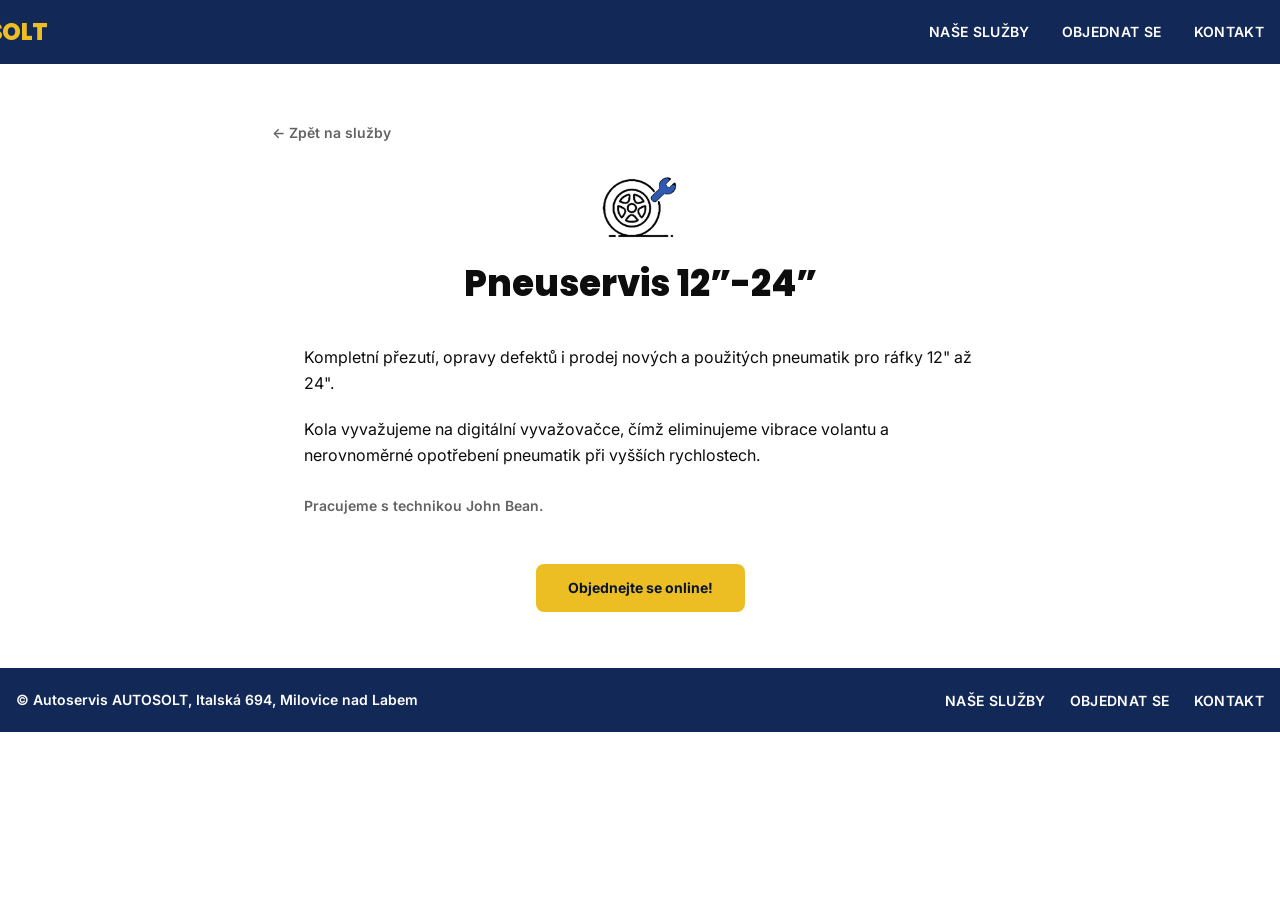
<file: nahled/sluzby/pneuservis/index.html>
<!DOCTYPE html>
<html lang="cs">
<head>
<meta charset="UTF-8">
<meta name="viewport" content="width=device-width, initial-scale=1.0">
<title>Pneuservis 12”-24” – AXE Motors</title>
<link rel="preconnect" href="https://fonts.googleapis.com">
<link rel="preconnect" href="https://fonts.gstatic.com" crossorigin>
<link href="https://fonts.googleapis.com/css2?family=Inter:wght@400;500;600;700&family=Poppins:wght@500;600;700;800&display=swap" rel="stylesheet">
<style>
/*! tailwindcss v4.3.3 | MIT License | https://tailwindcss.com */
@layer properties;
@layer theme, base, components, utilities;
@layer theme {
  :root, :host {
    --font-mono: ui-monospace, SFMono-Regular, Menlo, Monaco, Consolas, "Liberation Mono",
      "Courier New", monospace;
    --color-neutral-300: oklch(87% 0 none);
    --color-neutral-800: oklch(26.9% 0 none);
    --color-neutral-900: oklch(20.5% 0 none);
    --color-black: #000;
    --color-white: #fff;
    --spacing: 0.25rem;
    --container-md: 28rem;
    --container-lg: 32rem;
    --container-2xl: 42rem;
    --container-3xl: 48rem;
    --container-5xl: 64rem;
    --container-6xl: 72rem;
    --container-7xl: 80rem;
    --text-xs: 0.75rem;
    --text-xs--line-height: calc(1 / 0.75);
    --text-sm: 0.875rem;
    --text-sm--line-height: calc(1.25 / 0.875);
    --text-base: 1rem;
    --text-base--line-height: calc(1.5 / 1);
    --text-lg: 1.125rem;
    --text-lg--line-height: calc(1.75 / 1.125);
    --text-2xl: 1.5rem;
    --text-2xl--line-height: calc(2 / 1.5);
    --text-3xl: 1.875rem;
    --text-3xl--line-height: calc(2.25 / 1.875);
    --text-4xl: 2.25rem;
    --text-4xl--line-height: calc(2.5 / 2.25);
    --font-weight-light: 300;
    --font-weight-medium: 500;
    --font-weight-semibold: 600;
    --font-weight-bold: 700;
    --font-weight-extrabold: 800;
    --tracking-tight: -0.025em;
    --tracking-wide: 0.025em;
    --leading-tight: 1.25;
    --leading-snug: 1.375;
    --leading-relaxed: 1.625;
    --radius-md: calc(var(--radius) * 0.8);
    --ease-in-out: cubic-bezier(0.4, 0, 0.2, 1);
    --default-transition-duration: 150ms;
    --default-transition-timing-function: cubic-bezier(0.4, 0, 0.2, 1);
    --default-font-family: var(--font-inter);
    --default-mono-font-family: var(--font-mono);
  }
}
@layer base {
  *, ::after, ::before, ::backdrop, ::file-selector-button {
    box-sizing: border-box;
    margin: 0;
    padding: 0;
    border: 0 solid;
  }
  html, :host {
    line-height: 1.5;
    -webkit-text-size-adjust: 100%;
    tab-size: 4;
    font-family: var(--default-font-family, -apple-system, BlinkMacSystemFont, "Segoe UI", Roboto, "Helvetica Neue", "Noto Sans", Arial, sans-serif, "Apple Color Emoji", "Segoe UI Emoji", "Segoe UI Symbol", "Noto Color Emoji");
    font-feature-settings: var(--default-font-feature-settings, normal);
    font-variation-settings: var(--default-font-variation-settings, normal);
    -webkit-tap-highlight-color: transparent;
  }
  hr {
    height: 0;
    color: inherit;
    border-top-width: 1px;
  }
  abbr:where([title]) {
    -webkit-text-decoration: underline dotted;
    text-decoration: underline dotted;
  }
  h1, h2, h3, h4, h5, h6 {
    font-size: inherit;
    font-weight: inherit;
  }
  a {
    color: inherit;
    -webkit-text-decoration: inherit;
    text-decoration: inherit;
  }
  b, strong {
    font-weight: bolder;
  }
  code, kbd, samp, pre {
    font-family: var(--default-mono-font-family, ui-monospace, SFMono-Regular, Menlo, Monaco, Consolas, "Liberation Mono", "Courier New", monospace);
    font-feature-settings: var(--default-mono-font-feature-settings, normal);
    font-variation-settings: var(--default-mono-font-variation-settings, normal);
    font-size: 1em;
  }
  small {
    font-size: 80%;
  }
  sub, sup {
    font-size: 75%;
    line-height: 0;
    position: relative;
    vertical-align: baseline;
  }
  sub {
    bottom: -0.25em;
  }
  sup {
    top: -0.5em;
  }
  table {
    text-indent: 0;
    border-color: inherit;
    border-collapse: collapse;
  }
  :-moz-focusring:where(:not(iframe)) {
    outline: auto;
  }
  progress {
    vertical-align: baseline;
  }
  summary {
    display: list-item;
  }
  ol, ul, menu {
    list-style: none;
  }
  img, svg, video, canvas, audio, iframe, embed, object {
    display: block;
    vertical-align: middle;
  }
  img, video {
    max-width: 100%;
    height: auto;
  }
  button, input, select, optgroup, textarea, ::file-selector-button {
    font: inherit;
    font-feature-settings: inherit;
    font-variation-settings: inherit;
    letter-spacing: inherit;
    color: inherit;
    border-radius: 0;
    background-color: transparent;
    opacity: 1;
  }
  :where(select:is([multiple], [size])) optgroup {
    font-weight: bolder;
  }
  :where(select:is([multiple], [size])) optgroup option {
    padding-inline-start: 20px;
  }
  ::file-selector-button {
    margin-inline-end: 4px;
  }
  ::placeholder {
    opacity: 1;
  }
  @supports (not (-webkit-appearance: -apple-pay-button))  or (contain-intrinsic-size: 1px) {
    ::placeholder {
      color: currentcolor;
      @supports (color: color-mix(in lab, red, red)) {
        color: color-mix(in oklab, currentcolor 50%, transparent);
      }
    }
  }
  textarea {
    resize: vertical;
  }
  ::-webkit-search-decoration {
    -webkit-appearance: none;
  }
  ::-webkit-date-and-time-value {
    min-height: 1lh;
    text-align: inherit;
  }
  ::-webkit-datetime-edit {
    display: inline-flex;
  }
  ::-webkit-datetime-edit-fields-wrapper {
    padding: 0;
  }
  ::-webkit-datetime-edit, ::-webkit-datetime-edit-year-field, ::-webkit-datetime-edit-month-field, ::-webkit-datetime-edit-day-field, ::-webkit-datetime-edit-hour-field, ::-webkit-datetime-edit-minute-field, ::-webkit-datetime-edit-second-field, ::-webkit-datetime-edit-millisecond-field, ::-webkit-datetime-edit-meridiem-field {
    padding-block: 0;
  }
  ::-webkit-calendar-picker-indicator {
    line-height: 1;
  }
  :-moz-ui-invalid {
    box-shadow: none;
  }
  button, input:where([type="button"], [type="reset"], [type="submit"]), ::file-selector-button {
    appearance: button;
  }
  ::-webkit-inner-spin-button, ::-webkit-outer-spin-button {
    height: auto;
  }
  [hidden]:where(:not([hidden="until-found"])) {
    display: none !important;
  }
}
@layer utilities {
  .pointer-events-auto {
    pointer-events: auto;
  }
  .pointer-events-none {
    pointer-events: none;
  }
  .absolute {
    position: absolute;
  }
  .fixed {
    position: fixed;
  }
  .relative {
    position: relative;
  }
  .inset-0 {
    inset: 0px;
  }
  .inset-x-0 {
    inset-inline: 0px;
  }
  .inset-y-0 {
    inset-block: 0px;
  }
  .right-0 {
    right: 0px;
  }
  .bottom-0 {
    bottom: 0px;
  }
  .z-0 {
    z-index: 0;
  }
  .z-10 {
    z-index: 10;
  }
  .z-20 {
    z-index: 20;
  }
  .mx-auto {
    margin-inline: auto;
  }
  .mt-1 {
    margin-top: var(--spacing);
  }
  .mt-1\.5 {
    margin-top: calc(var(--spacing) * 1.5);
  }
  .mt-2 {
    margin-top: calc(var(--spacing) * 2);
  }
  .mt-3 {
    margin-top: calc(var(--spacing) * 3);
  }
  .mt-4 {
    margin-top: calc(var(--spacing) * 4);
  }
  .mt-5 {
    margin-top: calc(var(--spacing) * 5);
  }
  .mt-6 {
    margin-top: calc(var(--spacing) * 6);
  }
  .mt-8 {
    margin-top: calc(var(--spacing) * 8);
  }
  .mt-10 {
    margin-top: calc(var(--spacing) * 10);
  }
  .mt-12 {
    margin-top: calc(var(--spacing) * 12);
  }
  .mt-14 {
    margin-top: calc(var(--spacing) * 14);
  }
  .mb-4 {
    margin-bottom: calc(var(--spacing) * 4);
  }
  .block {
    display: block;
  }
  .flex {
    display: flex;
  }
  .grid {
    display: grid;
  }
  .hidden {
    display: none;
  }
  .inline-flex {
    display: inline-flex;
  }
  .size-6 {
    width: calc(var(--spacing) * 6);
    height: calc(var(--spacing) * 6);
  }
  .size-7 {
    width: calc(var(--spacing) * 7);
    height: calc(var(--spacing) * 7);
  }
  .size-8 {
    width: calc(var(--spacing) * 8);
    height: calc(var(--spacing) * 8);
  }
  .size-9 {
    width: calc(var(--spacing) * 9);
    height: calc(var(--spacing) * 9);
  }
  .h-4 {
    height: calc(var(--spacing) * 4);
  }
  .h-6 {
    height: calc(var(--spacing) * 6);
  }
  .h-7 {
    height: calc(var(--spacing) * 7);
  }
  .h-8 {
    height: calc(var(--spacing) * 8);
  }
  .h-9 {
    height: calc(var(--spacing) * 9);
  }
  .h-20 {
    height: calc(var(--spacing) * 20);
  }
  .h-56 {
    height: calc(var(--spacing) * 56);
  }
  .h-72 {
    height: calc(var(--spacing) * 72);
  }
  .h-full {
    height: 100%;
  }
  .max-h-0 {
    max-height: 0px;
  }
  .max-h-96 {
    max-height: calc(var(--spacing) * 96);
  }
  .w-4 {
    width: calc(var(--spacing) * 4);
  }
  .w-6 {
    width: calc(var(--spacing) * 6);
  }
  .w-20 {
    width: calc(var(--spacing) * 20);
  }
  .w-\[58\%\] {
    width: 58%;
  }
  .w-\[85\%\] {
    width: 85%;
  }
  .w-fit {
    width: fit-content;
  }
  .w-full {
    width: 100%;
  }
  .max-w-2xl {
    max-width: var(--container-2xl);
  }
  .max-w-3xl {
    max-width: var(--container-3xl);
  }
  .max-w-5xl {
    max-width: var(--container-5xl);
  }
  .max-w-6xl {
    max-width: var(--container-6xl);
  }
  .max-w-7xl {
    max-width: var(--container-7xl);
  }
  .max-w-\[11rem\] {
    max-width: 11rem;
  }
  .max-w-lg {
    max-width: var(--container-lg);
  }
  .max-w-md {
    max-width: var(--container-md);
  }
  .flex-1 {
    flex: 1;
  }
  .shrink-0 {
    flex-shrink: 0;
  }
  .transform {
    transform: var(--tw-rotate-x,) var(--tw-rotate-y,) var(--tw-rotate-z,) var(--tw-skew-x,) var(--tw-skew-y,);
  }
  .snap-x {
    scroll-snap-type: x var(--tw-scroll-snap-strictness);
  }
  .snap-mandatory {
    --tw-scroll-snap-strictness: mandatory;
  }
  .snap-start {
    scroll-snap-align: start;
  }
  .scroll-mt-4 {
    scroll-margin-top: calc(var(--spacing) * 4);
  }
  .\[scrollbar-width\:thin\] {
    scrollbar-width: thin;
  }
  .list-inside {
    list-style-position: inside;
  }
  .list-disc {
    list-style-type: disc;
  }
  .grid-cols-1 {
    grid-template-columns: repeat(1, minmax(0, 1fr));
  }
  .grid-cols-2 {
    grid-template-columns: repeat(2, minmax(0, 1fr));
  }
  .flex-col {
    flex-direction: column;
  }
  .flex-wrap {
    flex-wrap: wrap;
  }
  .items-center {
    align-items: center;
  }
  .items-start {
    align-items: flex-start;
  }
  .justify-between {
    justify-content: space-between;
  }
  .justify-center {
    justify-content: center;
  }
  .gap-1 {
    gap: var(--spacing);
  }
  .gap-1\.5 {
    gap: calc(var(--spacing) * 1.5);
  }
  .gap-2 {
    gap: calc(var(--spacing) * 2);
  }
  .gap-3 {
    gap: calc(var(--spacing) * 3);
  }
  .gap-4 {
    gap: calc(var(--spacing) * 4);
  }
  .gap-5 {
    gap: calc(var(--spacing) * 5);
  }
  .gap-6 {
    gap: calc(var(--spacing) * 6);
  }
  .gap-8 {
    gap: calc(var(--spacing) * 8);
  }
  .gap-10 {
    gap: calc(var(--spacing) * 10);
  }
  :where(.space-y-1 > :not(:last-child)) {
    --tw-space-y-reverse: 0;
    margin-block-start: calc(var(--spacing) * var(--tw-space-y-reverse));
    margin-block-end: calc(var(--spacing) * calc(1 - var(--tw-space-y-reverse)));
  }
  :where(.space-y-5 > :not(:last-child)) {
    --tw-space-y-reverse: 0;
    margin-block-start: calc(calc(var(--spacing) * 5) * var(--tw-space-y-reverse));
    margin-block-end: calc(calc(var(--spacing) * 5) * calc(1 - var(--tw-space-y-reverse)));
  }
  :where(.space-y-6 > :not(:last-child)) {
    --tw-space-y-reverse: 0;
    margin-block-start: calc(calc(var(--spacing) * 6) * var(--tw-space-y-reverse));
    margin-block-end: calc(calc(var(--spacing) * 6) * calc(1 - var(--tw-space-y-reverse)));
  }
  .gap-x-4 {
    column-gap: calc(var(--spacing) * 4);
  }
  .gap-x-6 {
    column-gap: calc(var(--spacing) * 6);
  }
  .gap-x-8 {
    column-gap: calc(var(--spacing) * 8);
  }
  .gap-y-1 {
    row-gap: var(--spacing);
  }
  .gap-y-2 {
    row-gap: calc(var(--spacing) * 2);
  }
  .gap-y-14 {
    row-gap: calc(var(--spacing) * 14);
  }
  .overflow-hidden {
    overflow: hidden;
  }
  .overflow-x-auto {
    overflow-x: auto;
  }
  .scroll-smooth {
    scroll-behavior: smooth;
  }
  .rounded {
    border-radius: 0.25rem;
  }
  .rounded-\[min\(var\(--radius-md\)\,10px\)\] {
    border-radius: min(var(--radius-md), 10px);
  }
  .rounded-\[min\(var\(--radius-md\)\,12px\)\] {
    border-radius: min(var(--radius-md), 12px);
  }
  .rounded-full {
    border-radius: calc(infinity * 1px);
  }
  .rounded-lg {
    border-radius: var(--radius);
  }
  .rounded-md {
    border-radius: calc(var(--radius) * 0.8);
  }
  .rounded-xl {
    border-radius: calc(var(--radius) * 1.4);
  }
  .border {
    border-style: var(--tw-border-style);
    border-width: 1px;
  }
  .border-t {
    border-top-style: var(--tw-border-style);
    border-top-width: 1px;
  }
  .border-border {
    border-color: var(--border);
  }
  .border-transparent {
    border-color: transparent;
  }
  .border-white\/15 {
    border-color: color-mix(in srgb, #fff 15%, transparent);
    @supports (color: color-mix(in lab, red, red)) {
      border-color: color-mix(in oklab, var(--color-white) 15%, transparent);
    }
  }
  .bg-background {
    background-color: var(--background);
  }
  .bg-black\/40 {
    background-color: color-mix(in srgb, #000 40%, transparent);
    @supports (color: color-mix(in lab, red, red)) {
      background-color: color-mix(in oklab, var(--color-black) 40%, transparent);
    }
  }
  .bg-cta {
    background-color: var(--cta);
  }
  .bg-destructive\/10 {
    background-color: var(--destructive);
    @supports (color: color-mix(in lab, red, red)) {
      background-color: color-mix(in oklab, var(--destructive) 10%, transparent);
    }
  }
  .bg-muted {
    background-color: var(--muted);
  }
  .bg-neutral-900 {
    background-color: var(--color-neutral-900);
  }
  .bg-primary {
    background-color: var(--primary);
  }
  .bg-secondary {
    background-color: var(--secondary);
  }
  .bg-gradient-to-t {
    --tw-gradient-position: to top in oklab;
    background-image: linear-gradient(var(--tw-gradient-stops));
  }
  .from-black\/20 {
    --tw-gradient-from: color-mix(in srgb, #000 20%, transparent);
    @supports (color: color-mix(in lab, red, red)) {
      --tw-gradient-from: color-mix(in oklab, var(--color-black) 20%, transparent);
    }
    --tw-gradient-stops: var(--tw-gradient-via-stops, var(--tw-gradient-position), var(--tw-gradient-from) var(--tw-gradient-from-position), var(--tw-gradient-to) var(--tw-gradient-to-position));
  }
  .to-transparent {
    --tw-gradient-to: transparent;
    --tw-gradient-stops: var(--tw-gradient-via-stops, var(--tw-gradient-position), var(--tw-gradient-from) var(--tw-gradient-from-position), var(--tw-gradient-to) var(--tw-gradient-to-position));
  }
  .bg-clip-padding {
    background-clip: padding-box;
  }
  .object-contain {
    object-fit: contain;
  }
  .object-cover {
    object-fit: cover;
  }
  .p-2 {
    padding: calc(var(--spacing) * 2);
  }
  .p-6 {
    padding: calc(var(--spacing) * 6);
  }
  .px-2 {
    padding-inline: calc(var(--spacing) * 2);
  }
  .px-2\.5 {
    padding-inline: calc(var(--spacing) * 2.5);
  }
  .px-3 {
    padding-inline: calc(var(--spacing) * 3);
  }
  .px-4 {
    padding-inline: calc(var(--spacing) * 4);
  }
  .px-5 {
    padding-inline: calc(var(--spacing) * 5);
  }
  .px-7 {
    padding-inline: calc(var(--spacing) * 7);
  }
  .px-8 {
    padding-inline: calc(var(--spacing) * 8);
  }
  .py-1\.5 {
    padding-block: calc(var(--spacing) * 1.5);
  }
  .py-2 {
    padding-block: calc(var(--spacing) * 2);
  }
  .py-2\.5 {
    padding-block: calc(var(--spacing) * 2.5);
  }
  .py-3 {
    padding-block: calc(var(--spacing) * 3);
  }
  .py-3\.5 {
    padding-block: calc(var(--spacing) * 3.5);
  }
  .py-4 {
    padding-block: calc(var(--spacing) * 4);
  }
  .py-5 {
    padding-block: calc(var(--spacing) * 5);
  }
  .py-6 {
    padding-block: calc(var(--spacing) * 6);
  }
  .py-10 {
    padding-block: calc(var(--spacing) * 10);
  }
  .py-14 {
    padding-block: calc(var(--spacing) * 14);
  }
  .py-16 {
    padding-block: calc(var(--spacing) * 16);
  }
  .pt-2 {
    padding-top: calc(var(--spacing) * 2);
  }
  .pb-4 {
    padding-bottom: calc(var(--spacing) * 4);
  }
  .pb-6 {
    padding-bottom: calc(var(--spacing) * 6);
  }
  .text-center {
    text-align: center;
  }
  .text-left {
    text-align: left;
  }
  .font-heading {
    font-family: var(--font-poppins);
  }
  .font-sans {
    font-family: var(--font-inter);
  }
  .text-2xl {
    font-size: var(--text-2xl);
    line-height: var(--tw-leading, var(--text-2xl--line-height));
  }
  .text-3xl {
    font-size: var(--text-3xl);
    line-height: var(--tw-leading, var(--text-3xl--line-height));
  }
  .text-base {
    font-size: var(--text-base);
    line-height: var(--tw-leading, var(--text-base--line-height));
  }
  .text-lg {
    font-size: var(--text-lg);
    line-height: var(--tw-leading, var(--text-lg--line-height));
  }
  .text-sm {
    font-size: var(--text-sm);
    line-height: var(--tw-leading, var(--text-sm--line-height));
  }
  .text-xs {
    font-size: var(--text-xs);
    line-height: var(--tw-leading, var(--text-xs--line-height));
  }
  .text-\[0\.8rem\] {
    font-size: 0.8rem;
  }
  .leading-relaxed {
    --tw-leading: var(--leading-relaxed);
    line-height: var(--leading-relaxed);
  }
  .leading-snug {
    --tw-leading: var(--leading-snug);
    line-height: var(--leading-snug);
  }
  .leading-tight {
    --tw-leading: var(--leading-tight);
    line-height: var(--leading-tight);
  }
  .font-bold {
    --tw-font-weight: var(--font-weight-bold);
    font-weight: var(--font-weight-bold);
  }
  .font-extrabold {
    --tw-font-weight: var(--font-weight-extrabold);
    font-weight: var(--font-weight-extrabold);
  }
  .font-light {
    --tw-font-weight: var(--font-weight-light);
    font-weight: var(--font-weight-light);
  }
  .font-medium {
    --tw-font-weight: var(--font-weight-medium);
    font-weight: var(--font-weight-medium);
  }
  .font-semibold {
    --tw-font-weight: var(--font-weight-semibold);
    font-weight: var(--font-weight-semibold);
  }
  .tracking-tight {
    --tw-tracking: var(--tracking-tight);
    letter-spacing: var(--tracking-tight);
  }
  .tracking-wide {
    --tw-tracking: var(--tracking-wide);
    letter-spacing: var(--tracking-wide);
  }
  .text-balance {
    text-wrap: balance;
  }
  .text-pretty {
    text-wrap: pretty;
  }
  .whitespace-nowrap {
    white-space: nowrap;
  }
  .text-cta {
    color: var(--cta);
  }
  .text-cta-foreground {
    color: var(--cta-foreground);
  }
  .text-destructive {
    color: var(--destructive);
  }
  .text-foreground {
    color: var(--foreground);
  }
  .text-muted-foreground {
    color: var(--muted-foreground);
  }
  .text-neutral-300 {
    color: var(--color-neutral-300);
  }
  .text-primary {
    color: var(--primary);
  }
  .text-primary-foreground {
    color: var(--primary-foreground);
  }
  .text-secondary-foreground {
    color: var(--secondary-foreground);
  }
  .text-white {
    color: var(--color-white);
  }
  .uppercase {
    text-transform: uppercase;
  }
  .underline {
    text-decoration-line: underline;
  }
  .underline-offset-4 {
    text-underline-offset: 4px;
  }
  .antialiased {
    -webkit-font-smoothing: antialiased;
    -moz-osx-font-smoothing: grayscale;
  }
  .accent-primary {
    accent-color: var(--primary);
  }
  .opacity-0 {
    opacity: 0%;
  }
  .opacity-100 {
    opacity: 100%;
  }
  .shadow-sm {
    --tw-shadow: 0 1px 3px 0 var(--tw-shadow-color, rgb(0 0 0 / 0.1)), 0 1px 2px -1px var(--tw-shadow-color, rgb(0 0 0 / 0.1));
    box-shadow: var(--tw-inset-shadow), var(--tw-inset-ring-shadow), var(--tw-ring-offset-shadow), var(--tw-ring-shadow), var(--tw-shadow);
  }
  .outline {
    outline-style: var(--tw-outline-style);
    outline-width: 1px;
  }
  .transition-all {
    transition-property: all;
    transition-timing-function: var(--tw-ease, var(--default-transition-timing-function));
    transition-duration: var(--tw-duration, var(--default-transition-duration));
  }
  .transition-colors {
    transition-property: color, background-color, border-color, outline-color, text-decoration-color, fill, stroke, --tw-gradient-from, --tw-gradient-via, --tw-gradient-to;
    transition-timing-function: var(--tw-ease, var(--default-transition-timing-function));
    transition-duration: var(--tw-duration, var(--default-transition-duration));
  }
  .transition-opacity {
    transition-property: opacity;
    transition-timing-function: var(--tw-ease, var(--default-transition-timing-function));
    transition-duration: var(--tw-duration, var(--default-transition-duration));
  }
  .transition-transform {
    transition-property: transform, translate, scale, rotate;
    transition-timing-function: var(--tw-ease, var(--default-transition-timing-function));
    transition-duration: var(--tw-duration, var(--default-transition-duration));
  }
  .duration-150 {
    --tw-duration: 150ms;
    transition-duration: 150ms;
  }
  .duration-300 {
    --tw-duration: 300ms;
    transition-duration: 300ms;
  }
  .ease-in-out {
    --tw-ease: var(--ease-in-out);
    transition-timing-function: var(--ease-in-out);
  }
  .outline-none {
    --tw-outline-style: none;
    outline-style: none;
  }
  .select-none {
    -webkit-user-select: none;
    user-select: none;
  }
  @media (hover: hover) {
    .group-hover\:scale-105:is(:where(.group):hover *) {
      --tw-scale-x: 105%;
      --tw-scale-y: 105%;
      --tw-scale-z: 105%;
      scale: var(--tw-scale-x) var(--tw-scale-y);
    }
    .group-hover\:text-primary:is(:where(.group):hover *) {
      color: var(--primary);
    }
  }
  .placeholder\:text-muted-foreground::placeholder {
    color: var(--muted-foreground);
  }
  @media (hover: hover) {
    .hover\:bg-destructive\/20:hover {
      background-color: var(--destructive);
    }
    @supports (color: color-mix(in lab, red, red)) {
      .hover\:bg-destructive\/20:hover {
        background-color: color-mix(in oklab, var(--destructive) 20%, transparent);
      }
    }
    .hover\:bg-muted:hover {
      background-color: var(--muted);
    }
    .hover\:bg-neutral-800:hover {
      background-color: var(--color-neutral-800);
    }
    .hover\:bg-secondary\/80:hover {
      background-color: var(--secondary);
    }
    @supports (color: color-mix(in lab, red, red)) {
      .hover\:bg-secondary\/80:hover {
        background-color: color-mix(in oklab, var(--secondary) 80%, transparent);
      }
    }
    .hover\:bg-white\/10:hover {
      background-color: color-mix(in srgb, #fff 10%, transparent);
    }
    @supports (color: color-mix(in lab, red, red)) {
      .hover\:bg-white\/10:hover {
        background-color: color-mix(in oklab, var(--color-white) 10%, transparent);
      }
    }
    .hover\:text-cta:hover {
      color: var(--cta);
    }
    .hover\:text-foreground:hover {
      color: var(--foreground);
    }
    .hover\:text-primary:hover {
      color: var(--primary);
    }
    .hover\:underline:hover {
      text-decoration-line: underline;
    }
    .hover\:opacity-80:hover {
      opacity: 80%;
    }
    .hover\:brightness-95:hover {
      --tw-brightness: brightness(95%);
      filter: var(--tw-blur,) var(--tw-brightness,) var(--tw-contrast,) var(--tw-grayscale,) var(--tw-hue-rotate,) var(--tw-invert,) var(--tw-saturate,) var(--tw-sepia,) var(--tw-drop-shadow,);
    }
  }
  .focus\:border-primary:focus {
    border-color: var(--primary);
  }
  .focus-visible\:border-destructive\/40:focus-visible {
    border-color: var(--destructive);
    @supports (color: color-mix(in lab, red, red)) {
      border-color: color-mix(in oklab, var(--destructive) 40%, transparent);
    }
  }
  .focus-visible\:border-ring:focus-visible {
    border-color: var(--ring);
  }
  .focus-visible\:ring-3:focus-visible {
    --tw-ring-shadow: var(--tw-ring-inset,) 0 0 0 calc(3px + var(--tw-ring-offset-width)) var(--tw-ring-color, currentcolor);
    box-shadow: var(--tw-inset-shadow), var(--tw-inset-ring-shadow), var(--tw-ring-offset-shadow), var(--tw-ring-shadow), var(--tw-shadow);
  }
  .focus-visible\:ring-destructive\/20:focus-visible {
    --tw-ring-color: var(--destructive);
    @supports (color: color-mix(in lab, red, red)) {
      --tw-ring-color: color-mix(in oklab, var(--destructive) 20%, transparent);
    }
  }
  .focus-visible\:ring-ring\/50:focus-visible {
    --tw-ring-color: var(--ring);
    @supports (color: color-mix(in lab, red, red)) {
      --tw-ring-color: color-mix(in oklab, var(--ring) 50%, transparent);
    }
  }
  .active\:bg-white\/20:active {
    background-color: color-mix(in srgb, #fff 20%, transparent);
    @supports (color: color-mix(in lab, red, red)) {
      background-color: color-mix(in oklab, var(--color-white) 20%, transparent);
    }
  }
  .active\:not-aria-\[haspopup\]\:translate-y-px:active:not([aria-haspopup]) {
    --tw-translate-y: 1px;
    translate: var(--tw-translate-x) var(--tw-translate-y);
  }
  .disabled\:pointer-events-none:disabled {
    pointer-events: none;
  }
  .disabled\:opacity-50:disabled {
    opacity: 50%;
  }
  :where([data-slot="button-group"]) .in-data-\[slot\=button-group\]\:rounded-lg {
    border-radius: var(--radius);
  }
  .has-data-\[icon\=inline-end\]\:pr-1\.5:has([data-icon="inline-end"]) {
    padding-right: calc(var(--spacing) * 1.5);
  }
  .has-data-\[icon\=inline-end\]\:pr-2:has([data-icon="inline-end"]) {
    padding-right: calc(var(--spacing) * 2);
  }
  .has-data-\[icon\=inline-start\]\:pl-1\.5:has([data-icon="inline-start"]) {
    padding-left: calc(var(--spacing) * 1.5);
  }
  .has-data-\[icon\=inline-start\]\:pl-2:has([data-icon="inline-start"]) {
    padding-left: calc(var(--spacing) * 2);
  }
  .aria-expanded\:bg-muted[aria-expanded="true"] {
    background-color: var(--muted);
  }
  .aria-expanded\:bg-secondary[aria-expanded="true"] {
    background-color: var(--secondary);
  }
  .aria-expanded\:text-foreground[aria-expanded="true"] {
    color: var(--foreground);
  }
  .aria-expanded\:text-secondary-foreground[aria-expanded="true"] {
    color: var(--secondary-foreground);
  }
  .aria-invalid\:border-destructive[aria-invalid="true"] {
    border-color: var(--destructive);
  }
  .aria-invalid\:ring-3[aria-invalid="true"] {
    --tw-ring-shadow: var(--tw-ring-inset,) 0 0 0 calc(3px + var(--tw-ring-offset-width)) var(--tw-ring-color, currentcolor);
    box-shadow: var(--tw-inset-shadow), var(--tw-inset-ring-shadow), var(--tw-ring-offset-shadow), var(--tw-ring-shadow), var(--tw-shadow);
  }
  .aria-invalid\:ring-destructive\/20[aria-invalid="true"] {
    --tw-ring-color: var(--destructive);
    @supports (color: color-mix(in lab, red, red)) {
      --tw-ring-color: color-mix(in oklab, var(--destructive) 20%, transparent);
    }
  }
  @media (width >= 40rem) {
    .sm\:col-span-1 {
      grid-column: span 1 / span 1;
    }
    .sm\:col-span-2 {
      grid-column: span 2 / span 2;
    }
    .sm\:block {
      display: block;
    }
    .sm\:inline {
      display: inline;
    }
    .sm\:h-24 {
      height: calc(var(--spacing) * 24);
    }
    .sm\:h-72 {
      height: calc(var(--spacing) * 72);
    }
    .sm\:w-24 {
      width: calc(var(--spacing) * 24);
    }
    .sm\:w-\[46\%\] {
      width: 46%;
    }
    .sm\:w-auto {
      width: auto;
    }
    .sm\:grid-cols-2 {
      grid-template-columns: repeat(2, minmax(0, 1fr));
    }
    .sm\:grid-cols-4 {
      grid-template-columns: repeat(4, minmax(0, 1fr));
    }
    .sm\:flex-row {
      flex-direction: row;
    }
    .sm\:gap-6 {
      gap: calc(var(--spacing) * 6);
    }
    .sm\:p-8 {
      padding: calc(var(--spacing) * 8);
    }
    .sm\:px-6 {
      padding-inline: calc(var(--spacing) * 6);
    }
    .sm\:py-2\.5 {
      padding-block: calc(var(--spacing) * 2.5);
    }
    .sm\:text-2xl {
      font-size: var(--text-2xl);
      line-height: var(--tw-leading, var(--text-2xl--line-height));
    }
    .sm\:text-3xl {
      font-size: var(--text-3xl);
      line-height: var(--tw-leading, var(--text-3xl--line-height));
    }
    .sm\:text-4xl {
      font-size: var(--text-4xl);
      line-height: var(--tw-leading, var(--text-4xl--line-height));
    }
    .sm\:text-sm {
      font-size: var(--text-sm);
      line-height: var(--tw-leading, var(--text-sm--line-height));
    }
  }
  @media (width >= 48rem) {
    .md\:flex {
      display: flex;
    }
    .md\:hidden {
      display: none;
    }
    .md\:grid-cols-2 {
      grid-template-columns: repeat(2, minmax(0, 1fr));
    }
    .md\:flex-row {
      flex-direction: row;
    }
    .md\:items-start {
      align-items: flex-start;
    }
    .md\:justify-between {
      justify-content: space-between;
    }
    .md\:pl-8 {
      padding-left: calc(var(--spacing) * 8);
    }
    .md\:text-left {
      text-align: left;
    }
  }
  @media (width >= 64rem) {
    .lg\:mx-0 {
      margin-inline: 0px;
    }
    .lg\:-ml-\[clamp\(1rem\,7vw\,9rem\)\] {
      margin-left: calc(clamp(1rem, 7vw, 9rem) * -1);
    }
    .lg\:block {
      display: block;
    }
    .lg\:hidden {
      display: none;
    }
    .lg\:w-\[31\%\] {
      width: 31%;
    }
    .lg\:grid-cols-2 {
      grid-template-columns: repeat(2, minmax(0, 1fr));
    }
    .lg\:justify-start {
      justify-content: flex-start;
    }
    .lg\:gap-6 {
      gap: calc(var(--spacing) * 6);
    }
    .lg\:py-14 {
      padding-block: calc(var(--spacing) * 14);
    }
    .lg\:text-left {
      text-align: left;
    }
  }
  .dark\:border-input:is(.dark *) {
    border-color: var(--input);
  }
  .dark\:bg-destructive\/20:is(.dark *) {
    background-color: var(--destructive);
    @supports (color: color-mix(in lab, red, red)) {
      background-color: color-mix(in oklab, var(--destructive) 20%, transparent);
    }
  }
  .dark\:bg-input\/30:is(.dark *) {
    background-color: var(--input);
    @supports (color: color-mix(in lab, red, red)) {
      background-color: color-mix(in oklab, var(--input) 30%, transparent);
    }
  }
  @media (hover: hover) {
    .dark\:hover\:bg-destructive\/30:is(.dark *):hover {
      background-color: var(--destructive);
    }
    @supports (color: color-mix(in lab, red, red)) {
      .dark\:hover\:bg-destructive\/30:is(.dark *):hover {
        background-color: color-mix(in oklab, var(--destructive) 30%, transparent);
      }
    }
    .dark\:hover\:bg-input\/50:is(.dark *):hover {
      background-color: var(--input);
    }
    @supports (color: color-mix(in lab, red, red)) {
      .dark\:hover\:bg-input\/50:is(.dark *):hover {
        background-color: color-mix(in oklab, var(--input) 50%, transparent);
      }
    }
    .dark\:hover\:bg-muted\/50:is(.dark *):hover {
      background-color: var(--muted);
    }
    @supports (color: color-mix(in lab, red, red)) {
      .dark\:hover\:bg-muted\/50:is(.dark *):hover {
        background-color: color-mix(in oklab, var(--muted) 50%, transparent);
      }
    }
  }
  .dark\:focus-visible\:ring-destructive\/40:is(.dark *):focus-visible {
    --tw-ring-color: var(--destructive);
    @supports (color: color-mix(in lab, red, red)) {
      --tw-ring-color: color-mix(in oklab, var(--destructive) 40%, transparent);
    }
  }
  .dark\:aria-invalid\:border-destructive\/50:is(.dark *)[aria-invalid="true"] {
    border-color: var(--destructive);
    @supports (color: color-mix(in lab, red, red)) {
      border-color: color-mix(in oklab, var(--destructive) 50%, transparent);
    }
  }
  .dark\:aria-invalid\:ring-destructive\/40:is(.dark *)[aria-invalid="true"] {
    --tw-ring-color: var(--destructive);
    @supports (color: color-mix(in lab, red, red)) {
      --tw-ring-color: color-mix(in oklab, var(--destructive) 40%, transparent);
    }
  }
  .\[\&_svg\]\:pointer-events-none svg {
    pointer-events: none;
  }
  .\[\&_svg\]\:shrink-0 svg {
    flex-shrink: 0;
  }
  .\[\&_svg\:not\(\[class\*\=\'size-\'\]\)\]\:size-3 svg:not([class*='size-']) {
    width: calc(var(--spacing) * 3);
    height: calc(var(--spacing) * 3);
  }
  .\[\&_svg\:not\(\[class\*\=\'size-\'\]\)\]\:size-3\.5 svg:not([class*='size-']) {
    width: calc(var(--spacing) * 3.5);
    height: calc(var(--spacing) * 3.5);
  }
  .\[\&_svg\:not\(\[class\*\=\'size-\'\]\)\]\:size-4 svg:not([class*='size-']) {
    width: calc(var(--spacing) * 4);
    height: calc(var(--spacing) * 4);
  }
  @media (hover: hover) {
    .\[a\]\:hover\:bg-primary\/80:is(a):hover {
      background-color: var(--primary);
    }
    @supports (color: color-mix(in lab, red, red)) {
      .\[a\]\:hover\:bg-primary\/80:is(a):hover {
        background-color: color-mix(in oklab, var(--primary) 80%, transparent);
      }
    }
  }
  [aria-expanded=true] .\[\[aria-expanded\=true\]_\&\]\:block {
    display: block;
  }
  [aria-expanded=true] .\[\[aria-expanded\=true\]_\&\]\:hidden {
    display: none;
  }
}
@property --tw-animation-delay {
  syntax: "*";
  inherits: false;
  initial-value: 0s;
}
@property --tw-animation-direction {
  syntax: "*";
  inherits: false;
  initial-value: normal;
}
@property --tw-animation-duration {
  syntax: "*";
  inherits: false;
}
@property --tw-animation-fill-mode {
  syntax: "*";
  inherits: false;
  initial-value: none;
}
@property --tw-animation-iteration-count {
  syntax: "*";
  inherits: false;
  initial-value: 1;
}
@property --tw-enter-blur {
  syntax: "*";
  inherits: false;
  initial-value: 0;
}
@property --tw-enter-opacity {
  syntax: "*";
  inherits: false;
  initial-value: 1;
}
@property --tw-enter-rotate {
  syntax: "*";
  inherits: false;
  initial-value: 0;
}
@property --tw-enter-scale {
  syntax: "*";
  inherits: false;
  initial-value: 1;
}
@property --tw-enter-translate-x {
  syntax: "*";
  inherits: false;
  initial-value: 0;
}
@property --tw-enter-translate-y {
  syntax: "*";
  inherits: false;
  initial-value: 0;
}
@property --tw-exit-blur {
  syntax: "*";
  inherits: false;
  initial-value: 0;
}
@property --tw-exit-opacity {
  syntax: "*";
  inherits: false;
  initial-value: 1;
}
@property --tw-exit-rotate {
  syntax: "*";
  inherits: false;
  initial-value: 0;
}
@property --tw-exit-scale {
  syntax: "*";
  inherits: false;
  initial-value: 1;
}
@property --tw-exit-translate-x {
  syntax: "*";
  inherits: false;
  initial-value: 0;
}
@property --tw-exit-translate-y {
  syntax: "*";
  inherits: false;
  initial-value: 0;
}
@property --scroll-fade-t {
  syntax: "<length-percentage>";
  inherits: false;
  initial-value: 0px;
}
@property --scroll-fade-b {
  syntax: "<length-percentage>";
  inherits: false;
  initial-value: 0px;
}
@property --scroll-fade-s {
  syntax: "<length-percentage>";
  inherits: false;
  initial-value: 0px;
}
@property --scroll-fade-e {
  syntax: "<length-percentage>";
  inherits: false;
  initial-value: 0px;
}
@property --scroll-fade-mask {
  syntax: "*";
  inherits: false;
}
@property --shimmer-angle {
  syntax: "<angle>";
  inherits: true;
  initial-value: 20deg;
}
@property --shimmer-image {
  syntax: "*";
  inherits: false;
}
@property --shimmer-text-fill {
  syntax: "*";
  inherits: false;
}
@media (prefers-reduced-motion: reduce) {
  .shimmer {
    animation: none;
    background-image: none;
    -webkit-text-fill-color: currentColor;
  }
}
:root {
  color-scheme: light;
  --background: oklch(1 0 0);
  --foreground: oklch(0.16 0 0);
  --card: oklch(1 0 0);
  --card-foreground: oklch(0.16 0 0);
  --popover: oklch(1 0 0);
  --popover-foreground: oklch(0.16 0 0);
  --primary: oklch(0.29 0.09 263);
  --primary-foreground: oklch(1 0 0);
  --cta: oklch(0.82 0.16 90);
  --cta-foreground: oklch(0.2 0.05 260);
  --secondary: oklch(0.15 0 0);
  --secondary-foreground: oklch(1 0 0);
  --muted: oklch(0.96 0 0);
  --muted-foreground: oklch(0.5 0 0);
  --accent: oklch(0.96 0 0);
  --accent-foreground: oklch(0.16 0 0);
  --destructive: oklch(0.556 0.221 27.5);
  --border: oklch(0.9 0 0);
  --input: oklch(0.9 0 0);
  --ring: oklch(0.29 0.09 263);
  --radius: 0.625rem;
}
@layer base {
  * {
    border-color: var(--border);
    outline-color: var(--ring);
    @supports (color: color-mix(in lab, red, red)) {
      outline-color: color-mix(in oklab, var(--ring) 50%, transparent);
    }
  }
  body {
    background-color: var(--background);
    color: var(--foreground);
  }
}
@property --tw-rotate-x {
  syntax: "*";
  inherits: false;
}
@property --tw-rotate-y {
  syntax: "*";
  inherits: false;
}
@property --tw-rotate-z {
  syntax: "*";
  inherits: false;
}
@property --tw-skew-x {
  syntax: "*";
  inherits: false;
}
@property --tw-skew-y {
  syntax: "*";
  inherits: false;
}
@property --tw-scroll-snap-strictness {
  syntax: "*";
  inherits: false;
  initial-value: proximity;
}
@property --tw-space-y-reverse {
  syntax: "*";
  inherits: false;
  initial-value: 0;
}
@property --tw-border-style {
  syntax: "*";
  inherits: false;
  initial-value: solid;
}
@property --tw-gradient-position {
  syntax: "*";
  inherits: false;
}
@property --tw-gradient-from {
  syntax: "<color>";
  inherits: false;
  initial-value: #0000;
}
@property --tw-gradient-via {
  syntax: "<color>";
  inherits: false;
  initial-value: #0000;
}
@property --tw-gradient-to {
  syntax: "<color>";
  inherits: false;
  initial-value: #0000;
}
@property --tw-gradient-stops {
  syntax: "*";
  inherits: false;
}
@property --tw-gradient-via-stops {
  syntax: "*";
  inherits: false;
}
@property --tw-gradient-from-position {
  syntax: "<length-percentage>";
  inherits: false;
  initial-value: 0%;
}
@property --tw-gradient-via-position {
  syntax: "<length-percentage>";
  inherits: false;
  initial-value: 50%;
}
@property --tw-gradient-to-position {
  syntax: "<length-percentage>";
  inherits: false;
  initial-value: 100%;
}
@property --tw-leading {
  syntax: "*";
  inherits: false;
}
@property --tw-font-weight {
  syntax: "*";
  inherits: false;
}
@property --tw-tracking {
  syntax: "*";
  inherits: false;
}
@property --tw-shadow {
  syntax: "*";
  inherits: false;
  initial-value: 0 0 #0000;
}
@property --tw-shadow-color {
  syntax: "*";
  inherits: false;
}
@property --tw-shadow-alpha {
  syntax: "<percentage>";
  inherits: false;
  initial-value: 100%;
}
@property --tw-inset-shadow {
  syntax: "*";
  inherits: false;
  initial-value: 0 0 #0000;
}
@property --tw-inset-shadow-color {
  syntax: "*";
  inherits: false;
}
@property --tw-inset-shadow-alpha {
  syntax: "<percentage>";
  inherits: false;
  initial-value: 100%;
}
@property --tw-ring-color {
  syntax: "*";
  inherits: false;
}
@property --tw-ring-shadow {
  syntax: "*";
  inherits: false;
  initial-value: 0 0 #0000;
}
@property --tw-inset-ring-color {
  syntax: "*";
  inherits: false;
}
@property --tw-inset-ring-shadow {
  syntax: "*";
  inherits: false;
  initial-value: 0 0 #0000;
}
@property --tw-ring-inset {
  syntax: "*";
  inherits: false;
}
@property --tw-ring-offset-width {
  syntax: "<length>";
  inherits: false;
  initial-value: 0px;
}
@property --tw-ring-offset-color {
  syntax: "*";
  inherits: false;
  initial-value: #fff;
}
@property --tw-ring-offset-shadow {
  syntax: "*";
  inherits: false;
  initial-value: 0 0 #0000;
}
@property --tw-outline-style {
  syntax: "*";
  inherits: false;
  initial-value: solid;
}
@property --tw-duration {
  syntax: "*";
  inherits: false;
}
@property --tw-ease {
  syntax: "*";
  inherits: false;
}
@property --tw-scale-x {
  syntax: "*";
  inherits: false;
  initial-value: 1;
}
@property --tw-scale-y {
  syntax: "*";
  inherits: false;
  initial-value: 1;
}
@property --tw-scale-z {
  syntax: "*";
  inherits: false;
  initial-value: 1;
}
@property --tw-blur {
  syntax: "*";
  inherits: false;
}
@property --tw-brightness {
  syntax: "*";
  inherits: false;
}
@property --tw-contrast {
  syntax: "*";
  inherits: false;
}
@property --tw-grayscale {
  syntax: "*";
  inherits: false;
}
@property --tw-hue-rotate {
  syntax: "*";
  inherits: false;
}
@property --tw-invert {
  syntax: "*";
  inherits: false;
}
@property --tw-opacity {
  syntax: "*";
  inherits: false;
}
@property --tw-saturate {
  syntax: "*";
  inherits: false;
}
@property --tw-sepia {
  syntax: "*";
  inherits: false;
}
@property --tw-drop-shadow {
  syntax: "*";
  inherits: false;
}
@property --tw-drop-shadow-color {
  syntax: "*";
  inherits: false;
}
@property --tw-drop-shadow-alpha {
  syntax: "<percentage>";
  inherits: false;
  initial-value: 100%;
}
@property --tw-drop-shadow-size {
  syntax: "*";
  inherits: false;
}
@property --tw-translate-x {
  syntax: "*";
  inherits: false;
  initial-value: 0;
}
@property --tw-translate-y {
  syntax: "*";
  inherits: false;
  initial-value: 0;
}
@property --tw-translate-z {
  syntax: "*";
  inherits: false;
  initial-value: 0;
}
@layer properties {
  @supports ((-webkit-hyphens: none) and (not (margin-trim: inline))) or ((-moz-orient: inline) and (not (color:rgb(from red r g b)))) {
    :root, :host {
      --shimmer-angle: 20deg;
    }
    *, ::before, ::after, ::backdrop {
      --tw-rotate-x: initial;
      --tw-rotate-y: initial;
      --tw-rotate-z: initial;
      --tw-skew-x: initial;
      --tw-skew-y: initial;
      --tw-scroll-snap-strictness: proximity;
      --tw-space-y-reverse: 0;
      --tw-border-style: solid;
      --tw-gradient-position: initial;
      --tw-gradient-from: #0000;
      --tw-gradient-via: #0000;
      --tw-gradient-to: #0000;
      --tw-gradient-stops: initial;
      --tw-gradient-via-stops: initial;
      --tw-gradient-from-position: 0%;
      --tw-gradient-via-position: 50%;
      --tw-gradient-to-position: 100%;
      --tw-leading: initial;
      --tw-font-weight: initial;
      --tw-tracking: initial;
      --tw-shadow: 0 0 #0000;
      --tw-shadow-color: initial;
      --tw-shadow-alpha: 100%;
      --tw-inset-shadow: 0 0 #0000;
      --tw-inset-shadow-color: initial;
      --tw-inset-shadow-alpha: 100%;
      --tw-ring-color: initial;
      --tw-ring-shadow: 0 0 #0000;
      --tw-inset-ring-color: initial;
      --tw-inset-ring-shadow: 0 0 #0000;
      --tw-ring-inset: initial;
      --tw-ring-offset-width: 0px;
      --tw-ring-offset-color: #fff;
      --tw-ring-offset-shadow: 0 0 #0000;
      --tw-outline-style: solid;
      --tw-duration: initial;
      --tw-ease: initial;
      --tw-scale-x: 1;
      --tw-scale-y: 1;
      --tw-scale-z: 1;
      --tw-blur: initial;
      --tw-brightness: initial;
      --tw-contrast: initial;
      --tw-grayscale: initial;
      --tw-hue-rotate: initial;
      --tw-invert: initial;
      --tw-opacity: initial;
      --tw-saturate: initial;
      --tw-sepia: initial;
      --tw-drop-shadow: initial;
      --tw-drop-shadow-color: initial;
      --tw-drop-shadow-alpha: 100%;
      --tw-drop-shadow-size: initial;
      --tw-translate-x: 0;
      --tw-translate-y: 0;
      --tw-translate-z: 0;
      --tw-animation-delay: 0s;
      --tw-animation-direction: normal;
      --tw-animation-duration: initial;
      --tw-animation-fill-mode: none;
      --tw-animation-iteration-count: 1;
      --tw-enter-blur: 0;
      --tw-enter-opacity: 1;
      --tw-enter-rotate: 0;
      --tw-enter-scale: 1;
      --tw-enter-translate-x: 0;
      --tw-enter-translate-y: 0;
      --tw-exit-blur: 0;
      --tw-exit-opacity: 1;
      --tw-exit-rotate: 0;
      --tw-exit-scale: 1;
      --tw-exit-translate-x: 0;
      --tw-exit-translate-y: 0;
      --scroll-fade-t: 0px;
      --scroll-fade-b: 0px;
      --scroll-fade-s: 0px;
      --scroll-fade-e: 0px;
      --scroll-fade-mask: initial;
      --shimmer-image: initial;
      --shimmer-text-fill: initial;
    }
  }
}

body { font-family: 'Inter', system-ui, sans-serif; }
.font-heading { font-family: 'Poppins', system-ui, sans-serif; }
</style>
</head>
<body class="bg-background antialiased">
<link rel="preload" as="image" href="../../images/services/icon-pneuservis.png"/><header class="relative z-20 bg-primary"><div class="mx-auto flex max-w-7xl items-center justify-between gap-6 px-4 py-4"><a href="../../index.html" class="flex items-center lg:-ml-[clamp(1rem,7vw,9rem)]" aria-label="AUTOSOLT – domů"><span class="font-heading text-2xl tracking-tight"><span class="font-light text-white">AUTO</span><span class="font-extrabold text-cta">SOLT</span></span></a><nav class="hidden items-center gap-8 md:flex" aria-label="Hlavní navigace"><a href="../../index.html#sluzby" class="text-sm font-semibold tracking-wide text-white transition-colors hover:text-cta">NAŠE SLUŽBY</a><a href="../../objednejte-se/index.html" class="text-sm font-semibold tracking-wide text-white transition-colors hover:text-cta">OBJEDNAT SE</a><a href="../../index.html#kontakt" class="text-sm font-semibold tracking-wide text-white transition-colors hover:text-cta">KONTAKT</a></nav><button type="button" id="mobile-menu-button" class="inline-flex items-center justify-center rounded-md p-2 text-white transition-colors duration-150 hover:bg-white/10 active:bg-white/20 md:hidden" aria-label="Otevřít menu" aria-expanded="false"><svg xmlns="http://www.w3.org/2000/svg" width="24" height="24" viewBox="0 0 24 24" fill="none" stroke="currentColor" stroke-width="2" stroke-linecap="round" stroke-linejoin="round" class="lucide lucide-menu h-6 w-6 [[aria-expanded=true]_&amp;]:hidden" aria-hidden="true"><path d="M4 5h16"></path><path d="M4 12h16"></path><path d="M4 19h16"></path></svg><svg xmlns="http://www.w3.org/2000/svg" width="24" height="24" viewBox="0 0 24 24" fill="none" stroke="currentColor" stroke-width="2" stroke-linecap="round" stroke-linejoin="round" class="lucide lucide-x hidden h-6 w-6 [[aria-expanded=true]_&amp;]:block" aria-hidden="true"><path d="M18 6 6 18"></path><path d="m6 6 12 12"></path></svg></button></div><div id="mobile-menu-backdrop" aria-hidden="true" class="fixed inset-0 z-10 bg-black/40 transition-opacity duration-300 ease-in-out md:hidden pointer-events-none opacity-0"></div><nav id="mobile-menu" class="relative z-20 overflow-hidden border-t border-white/15 bg-primary transition-all duration-300 ease-in-out md:hidden max-h-0 opacity-0" aria-label="Mobilní navigace"><ul class="flex flex-col px-4 py-3"><li><a href="../../index.html#sluzby" class="block py-2.5 text-sm font-semibold tracking-wide text-white transition-colors hover:text-cta">NAŠE SLUŽBY</a></li><li><a href="../../objednejte-se/index.html" class="block py-2.5 text-sm font-semibold tracking-wide text-white transition-colors hover:text-cta">OBJEDNAT SE</a></li><li><a href="../../index.html#kontakt" class="block py-2.5 text-sm font-semibold tracking-wide text-white transition-colors hover:text-cta">KONTAKT</a></li></ul></nav></header><main><section class="bg-background py-14"><div class="mx-auto max-w-3xl px-4"><a href="../../index.html#sluzby" class="text-sm font-semibold text-muted-foreground hover:text-primary">← Zpět na služby</a><div class="mt-6 flex flex-col items-center text-center"><img src="../../images/services/icon-pneuservis.png" alt="" class="h-20 w-20 object-contain"/><h1 class="mt-4 font-heading text-3xl font-extrabold text-foreground sm:text-4xl">Pneuservis 12”-24”</h1></div><div class="mx-auto mt-10 max-w-2xl space-y-5 text-left leading-relaxed text-foreground"><p>Kompletní přezutí, opravy defektů i prodej nových a použitých pneumatik pro ráfky 12&quot; až 24&quot;.</p><p>Kola vyvažujeme na digitální vyvažovačce, čímž eliminujeme vibrace volantu a nerovnoměrné opotřebení pneumatik při vyšších rychlostech.</p><p class="pt-2 text-sm font-semibold text-muted-foreground">Pracujeme s technikou John Bean.</p></div><div class="mt-12 flex justify-center"><a href="../../objednejte-se/index.html" class="inline-flex rounded-md bg-cta px-8 py-3.5 text-sm font-bold text-cta-foreground transition-colors hover:brightness-95">Objednejte se online!</a></div></div></section></main><footer class="bg-primary text-primary-foreground"><div class="mx-auto flex max-w-7xl flex-col items-center gap-4 px-4 py-5 text-center md:flex-row md:justify-between md:text-left"><p class="text-sm font-semibold">© Autoservis AUTOSOLT, Italská 694, Milovice nad Labem</p><nav aria-label="Patička"><ul class="flex flex-wrap items-center justify-center gap-x-6 gap-y-2"><li><a href="../../index.html#sluzby" class="text-sm font-semibold tracking-wide transition-opacity hover:opacity-80">NAŠE SLUŽBY</a></li><li><a href="../../objednejte-se/index.html" class="text-sm font-semibold tracking-wide transition-opacity hover:opacity-80">OBJEDNAT SE</a></li><li><a href="../../index.html#kontakt" class="text-sm font-semibold tracking-wide transition-opacity hover:opacity-80">KONTAKT</a></li></ul></nav></div></footer>
<script>
// Stejná logika jako components/site/smooth-scroll.tsx – tady jako čistý JS,
// protože tenhle statický náhled nespouští React na klientovi (jen SSR).
(function () {
  function scrollToHash(hash) {
    var el = document.getElementById(hash.slice(1));
    if (el) el.scrollIntoView({ behavior: 'smooth', block: 'start' });
  }
  if (window.location.hash) {
    var hash = window.location.hash;
    window.scrollTo(0, 0);
    requestAnimationFrame(function () { scrollToHash(hash); });
  }
  document.addEventListener('click', function (e) {
    var link = e.target.closest('a');
    if (!link) return;
    var href = link.getAttribute('href');
    if (!href) return;
    var hashIndex = href.indexOf('#');
    if (hashIndex === -1) return;
    var pathPart = href.slice(0, hashIndex);
    var hashPart = href.slice(hashIndex);
    var isSamePage = pathPart === '' || pathPart === '/' || pathPart === window.location.pathname;
    if (isSamePage && document.getElementById(hashPart.slice(1))) {
      e.preventDefault();
      scrollToHash(hashPart);
      window.history.pushState(null, '', hashPart);
    }
  });

  // Mobilní menu (hamburger) – v reálném nasazeném webu to obstará React
  // (useState v site-header.tsx), tady jde o stejnou logiku v čistém JS,
  // protože tenhle náhled React na klientovi nespouští.
  var menuBtn = document.getElementById('mobile-menu-button');
  var menu = document.getElementById('mobile-menu');
  var backdrop = document.getElementById('mobile-menu-backdrop');
  if (menuBtn && menu) {
    var setOpen = function (isOpen) {
      menuBtn.setAttribute('aria-expanded', String(isOpen));
      menuBtn.setAttribute('aria-label', isOpen ? 'Zavřít menu' : 'Otevřít menu');
      if (isOpen) {
        menu.classList.remove('max-h-0', 'opacity-0');
        menu.classList.add('max-h-96', 'opacity-100');
      } else {
        menu.classList.remove('max-h-96', 'opacity-100');
        menu.classList.add('max-h-0', 'opacity-0');
      }
      if (backdrop) {
        backdrop.classList.toggle('opacity-100', isOpen);
        backdrop.classList.toggle('pointer-events-auto', isOpen);
        backdrop.classList.toggle('opacity-0', !isOpen);
        backdrop.classList.toggle('pointer-events-none', !isOpen);
      }
    };
    menuBtn.addEventListener('click', function () {
      setOpen(menuBtn.getAttribute('aria-expanded') !== 'true');
    });
    if (backdrop) backdrop.addEventListener('click', function () { setOpen(false); });
    menu.querySelectorAll('a').forEach(function (a) {
      a.addEventListener('click', function () { setOpen(false); });
    });
  }
})();
</script>
</body>
</html>
</file>
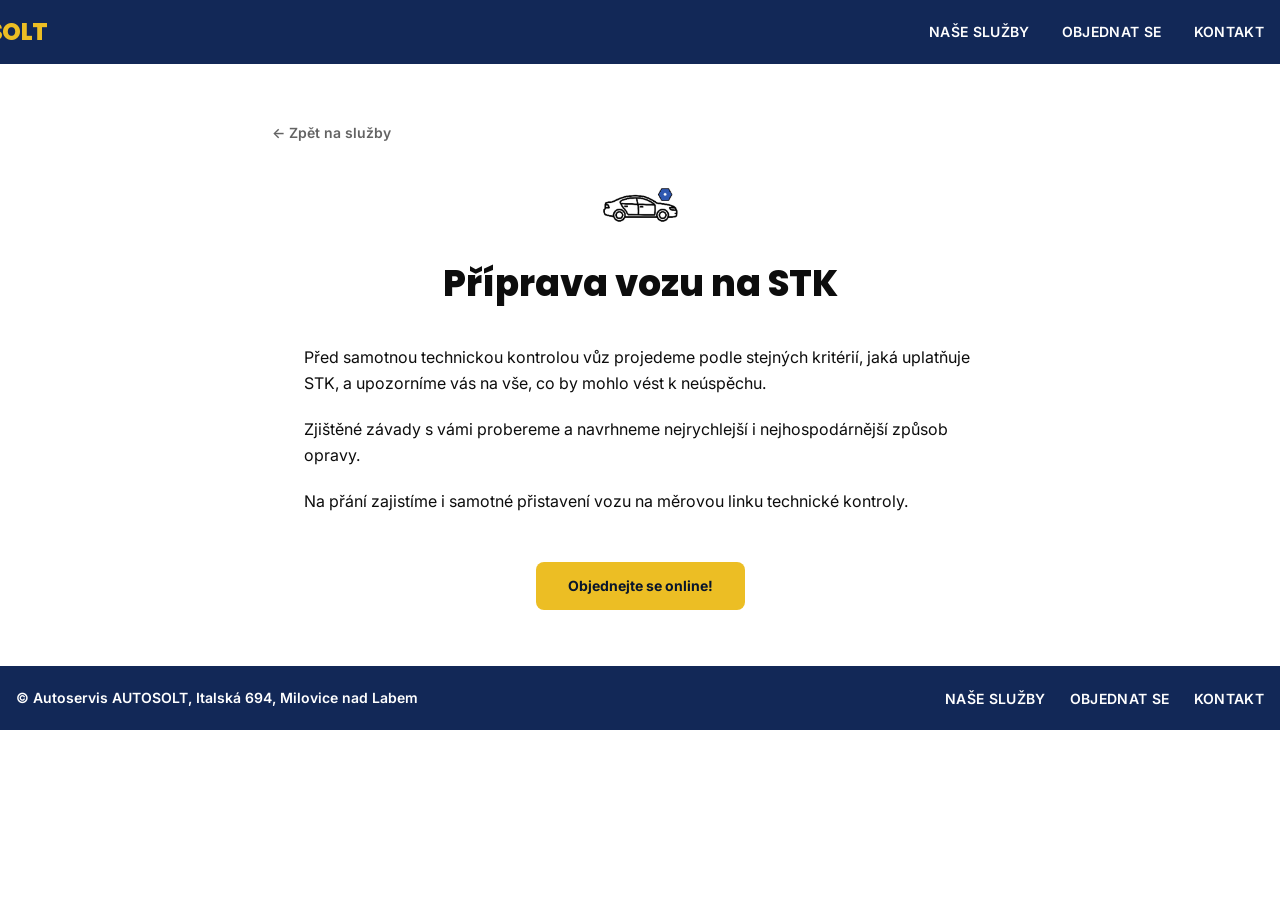
<file: nahled/sluzby/priprava-na-stk/index.html>
<!DOCTYPE html>
<html lang="cs">
<head>
<meta charset="UTF-8">
<meta name="viewport" content="width=device-width, initial-scale=1.0">
<title>Příprava vozu na STK – AXE Motors</title>
<link rel="preconnect" href="https://fonts.googleapis.com">
<link rel="preconnect" href="https://fonts.gstatic.com" crossorigin>
<link href="https://fonts.googleapis.com/css2?family=Inter:wght@400;500;600;700&family=Poppins:wght@500;600;700;800&display=swap" rel="stylesheet">
<style>
/*! tailwindcss v4.3.3 | MIT License | https://tailwindcss.com */
@layer properties;
@layer theme, base, components, utilities;
@layer theme {
  :root, :host {
    --font-mono: ui-monospace, SFMono-Regular, Menlo, Monaco, Consolas, "Liberation Mono",
      "Courier New", monospace;
    --color-neutral-300: oklch(87% 0 none);
    --color-neutral-800: oklch(26.9% 0 none);
    --color-neutral-900: oklch(20.5% 0 none);
    --color-black: #000;
    --color-white: #fff;
    --spacing: 0.25rem;
    --container-md: 28rem;
    --container-lg: 32rem;
    --container-2xl: 42rem;
    --container-3xl: 48rem;
    --container-5xl: 64rem;
    --container-6xl: 72rem;
    --container-7xl: 80rem;
    --text-xs: 0.75rem;
    --text-xs--line-height: calc(1 / 0.75);
    --text-sm: 0.875rem;
    --text-sm--line-height: calc(1.25 / 0.875);
    --text-base: 1rem;
    --text-base--line-height: calc(1.5 / 1);
    --text-lg: 1.125rem;
    --text-lg--line-height: calc(1.75 / 1.125);
    --text-2xl: 1.5rem;
    --text-2xl--line-height: calc(2 / 1.5);
    --text-3xl: 1.875rem;
    --text-3xl--line-height: calc(2.25 / 1.875);
    --text-4xl: 2.25rem;
    --text-4xl--line-height: calc(2.5 / 2.25);
    --font-weight-light: 300;
    --font-weight-medium: 500;
    --font-weight-semibold: 600;
    --font-weight-bold: 700;
    --font-weight-extrabold: 800;
    --tracking-tight: -0.025em;
    --tracking-wide: 0.025em;
    --leading-tight: 1.25;
    --leading-snug: 1.375;
    --leading-relaxed: 1.625;
    --radius-md: calc(var(--radius) * 0.8);
    --ease-in-out: cubic-bezier(0.4, 0, 0.2, 1);
    --default-transition-duration: 150ms;
    --default-transition-timing-function: cubic-bezier(0.4, 0, 0.2, 1);
    --default-font-family: var(--font-inter);
    --default-mono-font-family: var(--font-mono);
  }
}
@layer base {
  *, ::after, ::before, ::backdrop, ::file-selector-button {
    box-sizing: border-box;
    margin: 0;
    padding: 0;
    border: 0 solid;
  }
  html, :host {
    line-height: 1.5;
    -webkit-text-size-adjust: 100%;
    tab-size: 4;
    font-family: var(--default-font-family, -apple-system, BlinkMacSystemFont, "Segoe UI", Roboto, "Helvetica Neue", "Noto Sans", Arial, sans-serif, "Apple Color Emoji", "Segoe UI Emoji", "Segoe UI Symbol", "Noto Color Emoji");
    font-feature-settings: var(--default-font-feature-settings, normal);
    font-variation-settings: var(--default-font-variation-settings, normal);
    -webkit-tap-highlight-color: transparent;
  }
  hr {
    height: 0;
    color: inherit;
    border-top-width: 1px;
  }
  abbr:where([title]) {
    -webkit-text-decoration: underline dotted;
    text-decoration: underline dotted;
  }
  h1, h2, h3, h4, h5, h6 {
    font-size: inherit;
    font-weight: inherit;
  }
  a {
    color: inherit;
    -webkit-text-decoration: inherit;
    text-decoration: inherit;
  }
  b, strong {
    font-weight: bolder;
  }
  code, kbd, samp, pre {
    font-family: var(--default-mono-font-family, ui-monospace, SFMono-Regular, Menlo, Monaco, Consolas, "Liberation Mono", "Courier New", monospace);
    font-feature-settings: var(--default-mono-font-feature-settings, normal);
    font-variation-settings: var(--default-mono-font-variation-settings, normal);
    font-size: 1em;
  }
  small {
    font-size: 80%;
  }
  sub, sup {
    font-size: 75%;
    line-height: 0;
    position: relative;
    vertical-align: baseline;
  }
  sub {
    bottom: -0.25em;
  }
  sup {
    top: -0.5em;
  }
  table {
    text-indent: 0;
    border-color: inherit;
    border-collapse: collapse;
  }
  :-moz-focusring:where(:not(iframe)) {
    outline: auto;
  }
  progress {
    vertical-align: baseline;
  }
  summary {
    display: list-item;
  }
  ol, ul, menu {
    list-style: none;
  }
  img, svg, video, canvas, audio, iframe, embed, object {
    display: block;
    vertical-align: middle;
  }
  img, video {
    max-width: 100%;
    height: auto;
  }
  button, input, select, optgroup, textarea, ::file-selector-button {
    font: inherit;
    font-feature-settings: inherit;
    font-variation-settings: inherit;
    letter-spacing: inherit;
    color: inherit;
    border-radius: 0;
    background-color: transparent;
    opacity: 1;
  }
  :where(select:is([multiple], [size])) optgroup {
    font-weight: bolder;
  }
  :where(select:is([multiple], [size])) optgroup option {
    padding-inline-start: 20px;
  }
  ::file-selector-button {
    margin-inline-end: 4px;
  }
  ::placeholder {
    opacity: 1;
  }
  @supports (not (-webkit-appearance: -apple-pay-button))  or (contain-intrinsic-size: 1px) {
    ::placeholder {
      color: currentcolor;
      @supports (color: color-mix(in lab, red, red)) {
        color: color-mix(in oklab, currentcolor 50%, transparent);
      }
    }
  }
  textarea {
    resize: vertical;
  }
  ::-webkit-search-decoration {
    -webkit-appearance: none;
  }
  ::-webkit-date-and-time-value {
    min-height: 1lh;
    text-align: inherit;
  }
  ::-webkit-datetime-edit {
    display: inline-flex;
  }
  ::-webkit-datetime-edit-fields-wrapper {
    padding: 0;
  }
  ::-webkit-datetime-edit, ::-webkit-datetime-edit-year-field, ::-webkit-datetime-edit-month-field, ::-webkit-datetime-edit-day-field, ::-webkit-datetime-edit-hour-field, ::-webkit-datetime-edit-minute-field, ::-webkit-datetime-edit-second-field, ::-webkit-datetime-edit-millisecond-field, ::-webkit-datetime-edit-meridiem-field {
    padding-block: 0;
  }
  ::-webkit-calendar-picker-indicator {
    line-height: 1;
  }
  :-moz-ui-invalid {
    box-shadow: none;
  }
  button, input:where([type="button"], [type="reset"], [type="submit"]), ::file-selector-button {
    appearance: button;
  }
  ::-webkit-inner-spin-button, ::-webkit-outer-spin-button {
    height: auto;
  }
  [hidden]:where(:not([hidden="until-found"])) {
    display: none !important;
  }
}
@layer utilities {
  .pointer-events-auto {
    pointer-events: auto;
  }
  .pointer-events-none {
    pointer-events: none;
  }
  .absolute {
    position: absolute;
  }
  .fixed {
    position: fixed;
  }
  .relative {
    position: relative;
  }
  .inset-0 {
    inset: 0px;
  }
  .inset-x-0 {
    inset-inline: 0px;
  }
  .inset-y-0 {
    inset-block: 0px;
  }
  .right-0 {
    right: 0px;
  }
  .bottom-0 {
    bottom: 0px;
  }
  .z-0 {
    z-index: 0;
  }
  .z-10 {
    z-index: 10;
  }
  .z-20 {
    z-index: 20;
  }
  .mx-auto {
    margin-inline: auto;
  }
  .mt-1 {
    margin-top: var(--spacing);
  }
  .mt-1\.5 {
    margin-top: calc(var(--spacing) * 1.5);
  }
  .mt-2 {
    margin-top: calc(var(--spacing) * 2);
  }
  .mt-3 {
    margin-top: calc(var(--spacing) * 3);
  }
  .mt-4 {
    margin-top: calc(var(--spacing) * 4);
  }
  .mt-5 {
    margin-top: calc(var(--spacing) * 5);
  }
  .mt-6 {
    margin-top: calc(var(--spacing) * 6);
  }
  .mt-8 {
    margin-top: calc(var(--spacing) * 8);
  }
  .mt-10 {
    margin-top: calc(var(--spacing) * 10);
  }
  .mt-12 {
    margin-top: calc(var(--spacing) * 12);
  }
  .mt-14 {
    margin-top: calc(var(--spacing) * 14);
  }
  .mb-4 {
    margin-bottom: calc(var(--spacing) * 4);
  }
  .block {
    display: block;
  }
  .flex {
    display: flex;
  }
  .grid {
    display: grid;
  }
  .hidden {
    display: none;
  }
  .inline-flex {
    display: inline-flex;
  }
  .size-6 {
    width: calc(var(--spacing) * 6);
    height: calc(var(--spacing) * 6);
  }
  .size-7 {
    width: calc(var(--spacing) * 7);
    height: calc(var(--spacing) * 7);
  }
  .size-8 {
    width: calc(var(--spacing) * 8);
    height: calc(var(--spacing) * 8);
  }
  .size-9 {
    width: calc(var(--spacing) * 9);
    height: calc(var(--spacing) * 9);
  }
  .h-4 {
    height: calc(var(--spacing) * 4);
  }
  .h-6 {
    height: calc(var(--spacing) * 6);
  }
  .h-7 {
    height: calc(var(--spacing) * 7);
  }
  .h-8 {
    height: calc(var(--spacing) * 8);
  }
  .h-9 {
    height: calc(var(--spacing) * 9);
  }
  .h-20 {
    height: calc(var(--spacing) * 20);
  }
  .h-56 {
    height: calc(var(--spacing) * 56);
  }
  .h-72 {
    height: calc(var(--spacing) * 72);
  }
  .h-full {
    height: 100%;
  }
  .max-h-0 {
    max-height: 0px;
  }
  .max-h-96 {
    max-height: calc(var(--spacing) * 96);
  }
  .w-4 {
    width: calc(var(--spacing) * 4);
  }
  .w-6 {
    width: calc(var(--spacing) * 6);
  }
  .w-20 {
    width: calc(var(--spacing) * 20);
  }
  .w-\[58\%\] {
    width: 58%;
  }
  .w-\[85\%\] {
    width: 85%;
  }
  .w-fit {
    width: fit-content;
  }
  .w-full {
    width: 100%;
  }
  .max-w-2xl {
    max-width: var(--container-2xl);
  }
  .max-w-3xl {
    max-width: var(--container-3xl);
  }
  .max-w-5xl {
    max-width: var(--container-5xl);
  }
  .max-w-6xl {
    max-width: var(--container-6xl);
  }
  .max-w-7xl {
    max-width: var(--container-7xl);
  }
  .max-w-\[11rem\] {
    max-width: 11rem;
  }
  .max-w-lg {
    max-width: var(--container-lg);
  }
  .max-w-md {
    max-width: var(--container-md);
  }
  .flex-1 {
    flex: 1;
  }
  .shrink-0 {
    flex-shrink: 0;
  }
  .transform {
    transform: var(--tw-rotate-x,) var(--tw-rotate-y,) var(--tw-rotate-z,) var(--tw-skew-x,) var(--tw-skew-y,);
  }
  .snap-x {
    scroll-snap-type: x var(--tw-scroll-snap-strictness);
  }
  .snap-mandatory {
    --tw-scroll-snap-strictness: mandatory;
  }
  .snap-start {
    scroll-snap-align: start;
  }
  .scroll-mt-4 {
    scroll-margin-top: calc(var(--spacing) * 4);
  }
  .\[scrollbar-width\:thin\] {
    scrollbar-width: thin;
  }
  .list-inside {
    list-style-position: inside;
  }
  .list-disc {
    list-style-type: disc;
  }
  .grid-cols-1 {
    grid-template-columns: repeat(1, minmax(0, 1fr));
  }
  .grid-cols-2 {
    grid-template-columns: repeat(2, minmax(0, 1fr));
  }
  .flex-col {
    flex-direction: column;
  }
  .flex-wrap {
    flex-wrap: wrap;
  }
  .items-center {
    align-items: center;
  }
  .items-start {
    align-items: flex-start;
  }
  .justify-between {
    justify-content: space-between;
  }
  .justify-center {
    justify-content: center;
  }
  .gap-1 {
    gap: var(--spacing);
  }
  .gap-1\.5 {
    gap: calc(var(--spacing) * 1.5);
  }
  .gap-2 {
    gap: calc(var(--spacing) * 2);
  }
  .gap-3 {
    gap: calc(var(--spacing) * 3);
  }
  .gap-4 {
    gap: calc(var(--spacing) * 4);
  }
  .gap-5 {
    gap: calc(var(--spacing) * 5);
  }
  .gap-6 {
    gap: calc(var(--spacing) * 6);
  }
  .gap-8 {
    gap: calc(var(--spacing) * 8);
  }
  .gap-10 {
    gap: calc(var(--spacing) * 10);
  }
  :where(.space-y-1 > :not(:last-child)) {
    --tw-space-y-reverse: 0;
    margin-block-start: calc(var(--spacing) * var(--tw-space-y-reverse));
    margin-block-end: calc(var(--spacing) * calc(1 - var(--tw-space-y-reverse)));
  }
  :where(.space-y-5 > :not(:last-child)) {
    --tw-space-y-reverse: 0;
    margin-block-start: calc(calc(var(--spacing) * 5) * var(--tw-space-y-reverse));
    margin-block-end: calc(calc(var(--spacing) * 5) * calc(1 - var(--tw-space-y-reverse)));
  }
  :where(.space-y-6 > :not(:last-child)) {
    --tw-space-y-reverse: 0;
    margin-block-start: calc(calc(var(--spacing) * 6) * var(--tw-space-y-reverse));
    margin-block-end: calc(calc(var(--spacing) * 6) * calc(1 - var(--tw-space-y-reverse)));
  }
  .gap-x-4 {
    column-gap: calc(var(--spacing) * 4);
  }
  .gap-x-6 {
    column-gap: calc(var(--spacing) * 6);
  }
  .gap-x-8 {
    column-gap: calc(var(--spacing) * 8);
  }
  .gap-y-1 {
    row-gap: var(--spacing);
  }
  .gap-y-2 {
    row-gap: calc(var(--spacing) * 2);
  }
  .gap-y-14 {
    row-gap: calc(var(--spacing) * 14);
  }
  .overflow-hidden {
    overflow: hidden;
  }
  .overflow-x-auto {
    overflow-x: auto;
  }
  .scroll-smooth {
    scroll-behavior: smooth;
  }
  .rounded {
    border-radius: 0.25rem;
  }
  .rounded-\[min\(var\(--radius-md\)\,10px\)\] {
    border-radius: min(var(--radius-md), 10px);
  }
  .rounded-\[min\(var\(--radius-md\)\,12px\)\] {
    border-radius: min(var(--radius-md), 12px);
  }
  .rounded-full {
    border-radius: calc(infinity * 1px);
  }
  .rounded-lg {
    border-radius: var(--radius);
  }
  .rounded-md {
    border-radius: calc(var(--radius) * 0.8);
  }
  .rounded-xl {
    border-radius: calc(var(--radius) * 1.4);
  }
  .border {
    border-style: var(--tw-border-style);
    border-width: 1px;
  }
  .border-t {
    border-top-style: var(--tw-border-style);
    border-top-width: 1px;
  }
  .border-border {
    border-color: var(--border);
  }
  .border-transparent {
    border-color: transparent;
  }
  .border-white\/15 {
    border-color: color-mix(in srgb, #fff 15%, transparent);
    @supports (color: color-mix(in lab, red, red)) {
      border-color: color-mix(in oklab, var(--color-white) 15%, transparent);
    }
  }
  .bg-background {
    background-color: var(--background);
  }
  .bg-black\/40 {
    background-color: color-mix(in srgb, #000 40%, transparent);
    @supports (color: color-mix(in lab, red, red)) {
      background-color: color-mix(in oklab, var(--color-black) 40%, transparent);
    }
  }
  .bg-cta {
    background-color: var(--cta);
  }
  .bg-destructive\/10 {
    background-color: var(--destructive);
    @supports (color: color-mix(in lab, red, red)) {
      background-color: color-mix(in oklab, var(--destructive) 10%, transparent);
    }
  }
  .bg-muted {
    background-color: var(--muted);
  }
  .bg-neutral-900 {
    background-color: var(--color-neutral-900);
  }
  .bg-primary {
    background-color: var(--primary);
  }
  .bg-secondary {
    background-color: var(--secondary);
  }
  .bg-gradient-to-t {
    --tw-gradient-position: to top in oklab;
    background-image: linear-gradient(var(--tw-gradient-stops));
  }
  .from-black\/20 {
    --tw-gradient-from: color-mix(in srgb, #000 20%, transparent);
    @supports (color: color-mix(in lab, red, red)) {
      --tw-gradient-from: color-mix(in oklab, var(--color-black) 20%, transparent);
    }
    --tw-gradient-stops: var(--tw-gradient-via-stops, var(--tw-gradient-position), var(--tw-gradient-from) var(--tw-gradient-from-position), var(--tw-gradient-to) var(--tw-gradient-to-position));
  }
  .to-transparent {
    --tw-gradient-to: transparent;
    --tw-gradient-stops: var(--tw-gradient-via-stops, var(--tw-gradient-position), var(--tw-gradient-from) var(--tw-gradient-from-position), var(--tw-gradient-to) var(--tw-gradient-to-position));
  }
  .bg-clip-padding {
    background-clip: padding-box;
  }
  .object-contain {
    object-fit: contain;
  }
  .object-cover {
    object-fit: cover;
  }
  .p-2 {
    padding: calc(var(--spacing) * 2);
  }
  .p-6 {
    padding: calc(var(--spacing) * 6);
  }
  .px-2 {
    padding-inline: calc(var(--spacing) * 2);
  }
  .px-2\.5 {
    padding-inline: calc(var(--spacing) * 2.5);
  }
  .px-3 {
    padding-inline: calc(var(--spacing) * 3);
  }
  .px-4 {
    padding-inline: calc(var(--spacing) * 4);
  }
  .px-5 {
    padding-inline: calc(var(--spacing) * 5);
  }
  .px-7 {
    padding-inline: calc(var(--spacing) * 7);
  }
  .px-8 {
    padding-inline: calc(var(--spacing) * 8);
  }
  .py-1\.5 {
    padding-block: calc(var(--spacing) * 1.5);
  }
  .py-2 {
    padding-block: calc(var(--spacing) * 2);
  }
  .py-2\.5 {
    padding-block: calc(var(--spacing) * 2.5);
  }
  .py-3 {
    padding-block: calc(var(--spacing) * 3);
  }
  .py-3\.5 {
    padding-block: calc(var(--spacing) * 3.5);
  }
  .py-4 {
    padding-block: calc(var(--spacing) * 4);
  }
  .py-5 {
    padding-block: calc(var(--spacing) * 5);
  }
  .py-6 {
    padding-block: calc(var(--spacing) * 6);
  }
  .py-10 {
    padding-block: calc(var(--spacing) * 10);
  }
  .py-14 {
    padding-block: calc(var(--spacing) * 14);
  }
  .py-16 {
    padding-block: calc(var(--spacing) * 16);
  }
  .pt-2 {
    padding-top: calc(var(--spacing) * 2);
  }
  .pb-4 {
    padding-bottom: calc(var(--spacing) * 4);
  }
  .pb-6 {
    padding-bottom: calc(var(--spacing) * 6);
  }
  .text-center {
    text-align: center;
  }
  .text-left {
    text-align: left;
  }
  .font-heading {
    font-family: var(--font-poppins);
  }
  .font-sans {
    font-family: var(--font-inter);
  }
  .text-2xl {
    font-size: var(--text-2xl);
    line-height: var(--tw-leading, var(--text-2xl--line-height));
  }
  .text-3xl {
    font-size: var(--text-3xl);
    line-height: var(--tw-leading, var(--text-3xl--line-height));
  }
  .text-base {
    font-size: var(--text-base);
    line-height: var(--tw-leading, var(--text-base--line-height));
  }
  .text-lg {
    font-size: var(--text-lg);
    line-height: var(--tw-leading, var(--text-lg--line-height));
  }
  .text-sm {
    font-size: var(--text-sm);
    line-height: var(--tw-leading, var(--text-sm--line-height));
  }
  .text-xs {
    font-size: var(--text-xs);
    line-height: var(--tw-leading, var(--text-xs--line-height));
  }
  .text-\[0\.8rem\] {
    font-size: 0.8rem;
  }
  .leading-relaxed {
    --tw-leading: var(--leading-relaxed);
    line-height: var(--leading-relaxed);
  }
  .leading-snug {
    --tw-leading: var(--leading-snug);
    line-height: var(--leading-snug);
  }
  .leading-tight {
    --tw-leading: var(--leading-tight);
    line-height: var(--leading-tight);
  }
  .font-bold {
    --tw-font-weight: var(--font-weight-bold);
    font-weight: var(--font-weight-bold);
  }
  .font-extrabold {
    --tw-font-weight: var(--font-weight-extrabold);
    font-weight: var(--font-weight-extrabold);
  }
  .font-light {
    --tw-font-weight: var(--font-weight-light);
    font-weight: var(--font-weight-light);
  }
  .font-medium {
    --tw-font-weight: var(--font-weight-medium);
    font-weight: var(--font-weight-medium);
  }
  .font-semibold {
    --tw-font-weight: var(--font-weight-semibold);
    font-weight: var(--font-weight-semibold);
  }
  .tracking-tight {
    --tw-tracking: var(--tracking-tight);
    letter-spacing: var(--tracking-tight);
  }
  .tracking-wide {
    --tw-tracking: var(--tracking-wide);
    letter-spacing: var(--tracking-wide);
  }
  .text-balance {
    text-wrap: balance;
  }
  .text-pretty {
    text-wrap: pretty;
  }
  .whitespace-nowrap {
    white-space: nowrap;
  }
  .text-cta {
    color: var(--cta);
  }
  .text-cta-foreground {
    color: var(--cta-foreground);
  }
  .text-destructive {
    color: var(--destructive);
  }
  .text-foreground {
    color: var(--foreground);
  }
  .text-muted-foreground {
    color: var(--muted-foreground);
  }
  .text-neutral-300 {
    color: var(--color-neutral-300);
  }
  .text-primary {
    color: var(--primary);
  }
  .text-primary-foreground {
    color: var(--primary-foreground);
  }
  .text-secondary-foreground {
    color: var(--secondary-foreground);
  }
  .text-white {
    color: var(--color-white);
  }
  .uppercase {
    text-transform: uppercase;
  }
  .underline {
    text-decoration-line: underline;
  }
  .underline-offset-4 {
    text-underline-offset: 4px;
  }
  .antialiased {
    -webkit-font-smoothing: antialiased;
    -moz-osx-font-smoothing: grayscale;
  }
  .accent-primary {
    accent-color: var(--primary);
  }
  .opacity-0 {
    opacity: 0%;
  }
  .opacity-100 {
    opacity: 100%;
  }
  .shadow-sm {
    --tw-shadow: 0 1px 3px 0 var(--tw-shadow-color, rgb(0 0 0 / 0.1)), 0 1px 2px -1px var(--tw-shadow-color, rgb(0 0 0 / 0.1));
    box-shadow: var(--tw-inset-shadow), var(--tw-inset-ring-shadow), var(--tw-ring-offset-shadow), var(--tw-ring-shadow), var(--tw-shadow);
  }
  .outline {
    outline-style: var(--tw-outline-style);
    outline-width: 1px;
  }
  .transition-all {
    transition-property: all;
    transition-timing-function: var(--tw-ease, var(--default-transition-timing-function));
    transition-duration: var(--tw-duration, var(--default-transition-duration));
  }
  .transition-colors {
    transition-property: color, background-color, border-color, outline-color, text-decoration-color, fill, stroke, --tw-gradient-from, --tw-gradient-via, --tw-gradient-to;
    transition-timing-function: var(--tw-ease, var(--default-transition-timing-function));
    transition-duration: var(--tw-duration, var(--default-transition-duration));
  }
  .transition-opacity {
    transition-property: opacity;
    transition-timing-function: var(--tw-ease, var(--default-transition-timing-function));
    transition-duration: var(--tw-duration, var(--default-transition-duration));
  }
  .transition-transform {
    transition-property: transform, translate, scale, rotate;
    transition-timing-function: var(--tw-ease, var(--default-transition-timing-function));
    transition-duration: var(--tw-duration, var(--default-transition-duration));
  }
  .duration-150 {
    --tw-duration: 150ms;
    transition-duration: 150ms;
  }
  .duration-300 {
    --tw-duration: 300ms;
    transition-duration: 300ms;
  }
  .ease-in-out {
    --tw-ease: var(--ease-in-out);
    transition-timing-function: var(--ease-in-out);
  }
  .outline-none {
    --tw-outline-style: none;
    outline-style: none;
  }
  .select-none {
    -webkit-user-select: none;
    user-select: none;
  }
  @media (hover: hover) {
    .group-hover\:scale-105:is(:where(.group):hover *) {
      --tw-scale-x: 105%;
      --tw-scale-y: 105%;
      --tw-scale-z: 105%;
      scale: var(--tw-scale-x) var(--tw-scale-y);
    }
    .group-hover\:text-primary:is(:where(.group):hover *) {
      color: var(--primary);
    }
  }
  .placeholder\:text-muted-foreground::placeholder {
    color: var(--muted-foreground);
  }
  @media (hover: hover) {
    .hover\:bg-destructive\/20:hover {
      background-color: var(--destructive);
    }
    @supports (color: color-mix(in lab, red, red)) {
      .hover\:bg-destructive\/20:hover {
        background-color: color-mix(in oklab, var(--destructive) 20%, transparent);
      }
    }
    .hover\:bg-muted:hover {
      background-color: var(--muted);
    }
    .hover\:bg-neutral-800:hover {
      background-color: var(--color-neutral-800);
    }
    .hover\:bg-secondary\/80:hover {
      background-color: var(--secondary);
    }
    @supports (color: color-mix(in lab, red, red)) {
      .hover\:bg-secondary\/80:hover {
        background-color: color-mix(in oklab, var(--secondary) 80%, transparent);
      }
    }
    .hover\:bg-white\/10:hover {
      background-color: color-mix(in srgb, #fff 10%, transparent);
    }
    @supports (color: color-mix(in lab, red, red)) {
      .hover\:bg-white\/10:hover {
        background-color: color-mix(in oklab, var(--color-white) 10%, transparent);
      }
    }
    .hover\:text-cta:hover {
      color: var(--cta);
    }
    .hover\:text-foreground:hover {
      color: var(--foreground);
    }
    .hover\:text-primary:hover {
      color: var(--primary);
    }
    .hover\:underline:hover {
      text-decoration-line: underline;
    }
    .hover\:opacity-80:hover {
      opacity: 80%;
    }
    .hover\:brightness-95:hover {
      --tw-brightness: brightness(95%);
      filter: var(--tw-blur,) var(--tw-brightness,) var(--tw-contrast,) var(--tw-grayscale,) var(--tw-hue-rotate,) var(--tw-invert,) var(--tw-saturate,) var(--tw-sepia,) var(--tw-drop-shadow,);
    }
  }
  .focus\:border-primary:focus {
    border-color: var(--primary);
  }
  .focus-visible\:border-destructive\/40:focus-visible {
    border-color: var(--destructive);
    @supports (color: color-mix(in lab, red, red)) {
      border-color: color-mix(in oklab, var(--destructive) 40%, transparent);
    }
  }
  .focus-visible\:border-ring:focus-visible {
    border-color: var(--ring);
  }
  .focus-visible\:ring-3:focus-visible {
    --tw-ring-shadow: var(--tw-ring-inset,) 0 0 0 calc(3px + var(--tw-ring-offset-width)) var(--tw-ring-color, currentcolor);
    box-shadow: var(--tw-inset-shadow), var(--tw-inset-ring-shadow), var(--tw-ring-offset-shadow), var(--tw-ring-shadow), var(--tw-shadow);
  }
  .focus-visible\:ring-destructive\/20:focus-visible {
    --tw-ring-color: var(--destructive);
    @supports (color: color-mix(in lab, red, red)) {
      --tw-ring-color: color-mix(in oklab, var(--destructive) 20%, transparent);
    }
  }
  .focus-visible\:ring-ring\/50:focus-visible {
    --tw-ring-color: var(--ring);
    @supports (color: color-mix(in lab, red, red)) {
      --tw-ring-color: color-mix(in oklab, var(--ring) 50%, transparent);
    }
  }
  .active\:bg-white\/20:active {
    background-color: color-mix(in srgb, #fff 20%, transparent);
    @supports (color: color-mix(in lab, red, red)) {
      background-color: color-mix(in oklab, var(--color-white) 20%, transparent);
    }
  }
  .active\:not-aria-\[haspopup\]\:translate-y-px:active:not([aria-haspopup]) {
    --tw-translate-y: 1px;
    translate: var(--tw-translate-x) var(--tw-translate-y);
  }
  .disabled\:pointer-events-none:disabled {
    pointer-events: none;
  }
  .disabled\:opacity-50:disabled {
    opacity: 50%;
  }
  :where([data-slot="button-group"]) .in-data-\[slot\=button-group\]\:rounded-lg {
    border-radius: var(--radius);
  }
  .has-data-\[icon\=inline-end\]\:pr-1\.5:has([data-icon="inline-end"]) {
    padding-right: calc(var(--spacing) * 1.5);
  }
  .has-data-\[icon\=inline-end\]\:pr-2:has([data-icon="inline-end"]) {
    padding-right: calc(var(--spacing) * 2);
  }
  .has-data-\[icon\=inline-start\]\:pl-1\.5:has([data-icon="inline-start"]) {
    padding-left: calc(var(--spacing) * 1.5);
  }
  .has-data-\[icon\=inline-start\]\:pl-2:has([data-icon="inline-start"]) {
    padding-left: calc(var(--spacing) * 2);
  }
  .aria-expanded\:bg-muted[aria-expanded="true"] {
    background-color: var(--muted);
  }
  .aria-expanded\:bg-secondary[aria-expanded="true"] {
    background-color: var(--secondary);
  }
  .aria-expanded\:text-foreground[aria-expanded="true"] {
    color: var(--foreground);
  }
  .aria-expanded\:text-secondary-foreground[aria-expanded="true"] {
    color: var(--secondary-foreground);
  }
  .aria-invalid\:border-destructive[aria-invalid="true"] {
    border-color: var(--destructive);
  }
  .aria-invalid\:ring-3[aria-invalid="true"] {
    --tw-ring-shadow: var(--tw-ring-inset,) 0 0 0 calc(3px + var(--tw-ring-offset-width)) var(--tw-ring-color, currentcolor);
    box-shadow: var(--tw-inset-shadow), var(--tw-inset-ring-shadow), var(--tw-ring-offset-shadow), var(--tw-ring-shadow), var(--tw-shadow);
  }
  .aria-invalid\:ring-destructive\/20[aria-invalid="true"] {
    --tw-ring-color: var(--destructive);
    @supports (color: color-mix(in lab, red, red)) {
      --tw-ring-color: color-mix(in oklab, var(--destructive) 20%, transparent);
    }
  }
  @media (width >= 40rem) {
    .sm\:col-span-1 {
      grid-column: span 1 / span 1;
    }
    .sm\:col-span-2 {
      grid-column: span 2 / span 2;
    }
    .sm\:block {
      display: block;
    }
    .sm\:inline {
      display: inline;
    }
    .sm\:h-24 {
      height: calc(var(--spacing) * 24);
    }
    .sm\:h-72 {
      height: calc(var(--spacing) * 72);
    }
    .sm\:w-24 {
      width: calc(var(--spacing) * 24);
    }
    .sm\:w-\[46\%\] {
      width: 46%;
    }
    .sm\:w-auto {
      width: auto;
    }
    .sm\:grid-cols-2 {
      grid-template-columns: repeat(2, minmax(0, 1fr));
    }
    .sm\:grid-cols-4 {
      grid-template-columns: repeat(4, minmax(0, 1fr));
    }
    .sm\:flex-row {
      flex-direction: row;
    }
    .sm\:gap-6 {
      gap: calc(var(--spacing) * 6);
    }
    .sm\:p-8 {
      padding: calc(var(--spacing) * 8);
    }
    .sm\:px-6 {
      padding-inline: calc(var(--spacing) * 6);
    }
    .sm\:py-2\.5 {
      padding-block: calc(var(--spacing) * 2.5);
    }
    .sm\:text-2xl {
      font-size: var(--text-2xl);
      line-height: var(--tw-leading, var(--text-2xl--line-height));
    }
    .sm\:text-3xl {
      font-size: var(--text-3xl);
      line-height: var(--tw-leading, var(--text-3xl--line-height));
    }
    .sm\:text-4xl {
      font-size: var(--text-4xl);
      line-height: var(--tw-leading, var(--text-4xl--line-height));
    }
    .sm\:text-sm {
      font-size: var(--text-sm);
      line-height: var(--tw-leading, var(--text-sm--line-height));
    }
  }
  @media (width >= 48rem) {
    .md\:flex {
      display: flex;
    }
    .md\:hidden {
      display: none;
    }
    .md\:grid-cols-2 {
      grid-template-columns: repeat(2, minmax(0, 1fr));
    }
    .md\:flex-row {
      flex-direction: row;
    }
    .md\:items-start {
      align-items: flex-start;
    }
    .md\:justify-between {
      justify-content: space-between;
    }
    .md\:pl-8 {
      padding-left: calc(var(--spacing) * 8);
    }
    .md\:text-left {
      text-align: left;
    }
  }
  @media (width >= 64rem) {
    .lg\:mx-0 {
      margin-inline: 0px;
    }
    .lg\:-ml-\[clamp\(1rem\,7vw\,9rem\)\] {
      margin-left: calc(clamp(1rem, 7vw, 9rem) * -1);
    }
    .lg\:block {
      display: block;
    }
    .lg\:hidden {
      display: none;
    }
    .lg\:w-\[31\%\] {
      width: 31%;
    }
    .lg\:grid-cols-2 {
      grid-template-columns: repeat(2, minmax(0, 1fr));
    }
    .lg\:justify-start {
      justify-content: flex-start;
    }
    .lg\:gap-6 {
      gap: calc(var(--spacing) * 6);
    }
    .lg\:py-14 {
      padding-block: calc(var(--spacing) * 14);
    }
    .lg\:text-left {
      text-align: left;
    }
  }
  .dark\:border-input:is(.dark *) {
    border-color: var(--input);
  }
  .dark\:bg-destructive\/20:is(.dark *) {
    background-color: var(--destructive);
    @supports (color: color-mix(in lab, red, red)) {
      background-color: color-mix(in oklab, var(--destructive) 20%, transparent);
    }
  }
  .dark\:bg-input\/30:is(.dark *) {
    background-color: var(--input);
    @supports (color: color-mix(in lab, red, red)) {
      background-color: color-mix(in oklab, var(--input) 30%, transparent);
    }
  }
  @media (hover: hover) {
    .dark\:hover\:bg-destructive\/30:is(.dark *):hover {
      background-color: var(--destructive);
    }
    @supports (color: color-mix(in lab, red, red)) {
      .dark\:hover\:bg-destructive\/30:is(.dark *):hover {
        background-color: color-mix(in oklab, var(--destructive) 30%, transparent);
      }
    }
    .dark\:hover\:bg-input\/50:is(.dark *):hover {
      background-color: var(--input);
    }
    @supports (color: color-mix(in lab, red, red)) {
      .dark\:hover\:bg-input\/50:is(.dark *):hover {
        background-color: color-mix(in oklab, var(--input) 50%, transparent);
      }
    }
    .dark\:hover\:bg-muted\/50:is(.dark *):hover {
      background-color: var(--muted);
    }
    @supports (color: color-mix(in lab, red, red)) {
      .dark\:hover\:bg-muted\/50:is(.dark *):hover {
        background-color: color-mix(in oklab, var(--muted) 50%, transparent);
      }
    }
  }
  .dark\:focus-visible\:ring-destructive\/40:is(.dark *):focus-visible {
    --tw-ring-color: var(--destructive);
    @supports (color: color-mix(in lab, red, red)) {
      --tw-ring-color: color-mix(in oklab, var(--destructive) 40%, transparent);
    }
  }
  .dark\:aria-invalid\:border-destructive\/50:is(.dark *)[aria-invalid="true"] {
    border-color: var(--destructive);
    @supports (color: color-mix(in lab, red, red)) {
      border-color: color-mix(in oklab, var(--destructive) 50%, transparent);
    }
  }
  .dark\:aria-invalid\:ring-destructive\/40:is(.dark *)[aria-invalid="true"] {
    --tw-ring-color: var(--destructive);
    @supports (color: color-mix(in lab, red, red)) {
      --tw-ring-color: color-mix(in oklab, var(--destructive) 40%, transparent);
    }
  }
  .\[\&_svg\]\:pointer-events-none svg {
    pointer-events: none;
  }
  .\[\&_svg\]\:shrink-0 svg {
    flex-shrink: 0;
  }
  .\[\&_svg\:not\(\[class\*\=\'size-\'\]\)\]\:size-3 svg:not([class*='size-']) {
    width: calc(var(--spacing) * 3);
    height: calc(var(--spacing) * 3);
  }
  .\[\&_svg\:not\(\[class\*\=\'size-\'\]\)\]\:size-3\.5 svg:not([class*='size-']) {
    width: calc(var(--spacing) * 3.5);
    height: calc(var(--spacing) * 3.5);
  }
  .\[\&_svg\:not\(\[class\*\=\'size-\'\]\)\]\:size-4 svg:not([class*='size-']) {
    width: calc(var(--spacing) * 4);
    height: calc(var(--spacing) * 4);
  }
  @media (hover: hover) {
    .\[a\]\:hover\:bg-primary\/80:is(a):hover {
      background-color: var(--primary);
    }
    @supports (color: color-mix(in lab, red, red)) {
      .\[a\]\:hover\:bg-primary\/80:is(a):hover {
        background-color: color-mix(in oklab, var(--primary) 80%, transparent);
      }
    }
  }
  [aria-expanded=true] .\[\[aria-expanded\=true\]_\&\]\:block {
    display: block;
  }
  [aria-expanded=true] .\[\[aria-expanded\=true\]_\&\]\:hidden {
    display: none;
  }
}
@property --tw-animation-delay {
  syntax: "*";
  inherits: false;
  initial-value: 0s;
}
@property --tw-animation-direction {
  syntax: "*";
  inherits: false;
  initial-value: normal;
}
@property --tw-animation-duration {
  syntax: "*";
  inherits: false;
}
@property --tw-animation-fill-mode {
  syntax: "*";
  inherits: false;
  initial-value: none;
}
@property --tw-animation-iteration-count {
  syntax: "*";
  inherits: false;
  initial-value: 1;
}
@property --tw-enter-blur {
  syntax: "*";
  inherits: false;
  initial-value: 0;
}
@property --tw-enter-opacity {
  syntax: "*";
  inherits: false;
  initial-value: 1;
}
@property --tw-enter-rotate {
  syntax: "*";
  inherits: false;
  initial-value: 0;
}
@property --tw-enter-scale {
  syntax: "*";
  inherits: false;
  initial-value: 1;
}
@property --tw-enter-translate-x {
  syntax: "*";
  inherits: false;
  initial-value: 0;
}
@property --tw-enter-translate-y {
  syntax: "*";
  inherits: false;
  initial-value: 0;
}
@property --tw-exit-blur {
  syntax: "*";
  inherits: false;
  initial-value: 0;
}
@property --tw-exit-opacity {
  syntax: "*";
  inherits: false;
  initial-value: 1;
}
@property --tw-exit-rotate {
  syntax: "*";
  inherits: false;
  initial-value: 0;
}
@property --tw-exit-scale {
  syntax: "*";
  inherits: false;
  initial-value: 1;
}
@property --tw-exit-translate-x {
  syntax: "*";
  inherits: false;
  initial-value: 0;
}
@property --tw-exit-translate-y {
  syntax: "*";
  inherits: false;
  initial-value: 0;
}
@property --scroll-fade-t {
  syntax: "<length-percentage>";
  inherits: false;
  initial-value: 0px;
}
@property --scroll-fade-b {
  syntax: "<length-percentage>";
  inherits: false;
  initial-value: 0px;
}
@property --scroll-fade-s {
  syntax: "<length-percentage>";
  inherits: false;
  initial-value: 0px;
}
@property --scroll-fade-e {
  syntax: "<length-percentage>";
  inherits: false;
  initial-value: 0px;
}
@property --scroll-fade-mask {
  syntax: "*";
  inherits: false;
}
@property --shimmer-angle {
  syntax: "<angle>";
  inherits: true;
  initial-value: 20deg;
}
@property --shimmer-image {
  syntax: "*";
  inherits: false;
}
@property --shimmer-text-fill {
  syntax: "*";
  inherits: false;
}
@media (prefers-reduced-motion: reduce) {
  .shimmer {
    animation: none;
    background-image: none;
    -webkit-text-fill-color: currentColor;
  }
}
:root {
  color-scheme: light;
  --background: oklch(1 0 0);
  --foreground: oklch(0.16 0 0);
  --card: oklch(1 0 0);
  --card-foreground: oklch(0.16 0 0);
  --popover: oklch(1 0 0);
  --popover-foreground: oklch(0.16 0 0);
  --primary: oklch(0.29 0.09 263);
  --primary-foreground: oklch(1 0 0);
  --cta: oklch(0.82 0.16 90);
  --cta-foreground: oklch(0.2 0.05 260);
  --secondary: oklch(0.15 0 0);
  --secondary-foreground: oklch(1 0 0);
  --muted: oklch(0.96 0 0);
  --muted-foreground: oklch(0.5 0 0);
  --accent: oklch(0.96 0 0);
  --accent-foreground: oklch(0.16 0 0);
  --destructive: oklch(0.556 0.221 27.5);
  --border: oklch(0.9 0 0);
  --input: oklch(0.9 0 0);
  --ring: oklch(0.29 0.09 263);
  --radius: 0.625rem;
}
@layer base {
  * {
    border-color: var(--border);
    outline-color: var(--ring);
    @supports (color: color-mix(in lab, red, red)) {
      outline-color: color-mix(in oklab, var(--ring) 50%, transparent);
    }
  }
  body {
    background-color: var(--background);
    color: var(--foreground);
  }
}
@property --tw-rotate-x {
  syntax: "*";
  inherits: false;
}
@property --tw-rotate-y {
  syntax: "*";
  inherits: false;
}
@property --tw-rotate-z {
  syntax: "*";
  inherits: false;
}
@property --tw-skew-x {
  syntax: "*";
  inherits: false;
}
@property --tw-skew-y {
  syntax: "*";
  inherits: false;
}
@property --tw-scroll-snap-strictness {
  syntax: "*";
  inherits: false;
  initial-value: proximity;
}
@property --tw-space-y-reverse {
  syntax: "*";
  inherits: false;
  initial-value: 0;
}
@property --tw-border-style {
  syntax: "*";
  inherits: false;
  initial-value: solid;
}
@property --tw-gradient-position {
  syntax: "*";
  inherits: false;
}
@property --tw-gradient-from {
  syntax: "<color>";
  inherits: false;
  initial-value: #0000;
}
@property --tw-gradient-via {
  syntax: "<color>";
  inherits: false;
  initial-value: #0000;
}
@property --tw-gradient-to {
  syntax: "<color>";
  inherits: false;
  initial-value: #0000;
}
@property --tw-gradient-stops {
  syntax: "*";
  inherits: false;
}
@property --tw-gradient-via-stops {
  syntax: "*";
  inherits: false;
}
@property --tw-gradient-from-position {
  syntax: "<length-percentage>";
  inherits: false;
  initial-value: 0%;
}
@property --tw-gradient-via-position {
  syntax: "<length-percentage>";
  inherits: false;
  initial-value: 50%;
}
@property --tw-gradient-to-position {
  syntax: "<length-percentage>";
  inherits: false;
  initial-value: 100%;
}
@property --tw-leading {
  syntax: "*";
  inherits: false;
}
@property --tw-font-weight {
  syntax: "*";
  inherits: false;
}
@property --tw-tracking {
  syntax: "*";
  inherits: false;
}
@property --tw-shadow {
  syntax: "*";
  inherits: false;
  initial-value: 0 0 #0000;
}
@property --tw-shadow-color {
  syntax: "*";
  inherits: false;
}
@property --tw-shadow-alpha {
  syntax: "<percentage>";
  inherits: false;
  initial-value: 100%;
}
@property --tw-inset-shadow {
  syntax: "*";
  inherits: false;
  initial-value: 0 0 #0000;
}
@property --tw-inset-shadow-color {
  syntax: "*";
  inherits: false;
}
@property --tw-inset-shadow-alpha {
  syntax: "<percentage>";
  inherits: false;
  initial-value: 100%;
}
@property --tw-ring-color {
  syntax: "*";
  inherits: false;
}
@property --tw-ring-shadow {
  syntax: "*";
  inherits: false;
  initial-value: 0 0 #0000;
}
@property --tw-inset-ring-color {
  syntax: "*";
  inherits: false;
}
@property --tw-inset-ring-shadow {
  syntax: "*";
  inherits: false;
  initial-value: 0 0 #0000;
}
@property --tw-ring-inset {
  syntax: "*";
  inherits: false;
}
@property --tw-ring-offset-width {
  syntax: "<length>";
  inherits: false;
  initial-value: 0px;
}
@property --tw-ring-offset-color {
  syntax: "*";
  inherits: false;
  initial-value: #fff;
}
@property --tw-ring-offset-shadow {
  syntax: "*";
  inherits: false;
  initial-value: 0 0 #0000;
}
@property --tw-outline-style {
  syntax: "*";
  inherits: false;
  initial-value: solid;
}
@property --tw-duration {
  syntax: "*";
  inherits: false;
}
@property --tw-ease {
  syntax: "*";
  inherits: false;
}
@property --tw-scale-x {
  syntax: "*";
  inherits: false;
  initial-value: 1;
}
@property --tw-scale-y {
  syntax: "*";
  inherits: false;
  initial-value: 1;
}
@property --tw-scale-z {
  syntax: "*";
  inherits: false;
  initial-value: 1;
}
@property --tw-blur {
  syntax: "*";
  inherits: false;
}
@property --tw-brightness {
  syntax: "*";
  inherits: false;
}
@property --tw-contrast {
  syntax: "*";
  inherits: false;
}
@property --tw-grayscale {
  syntax: "*";
  inherits: false;
}
@property --tw-hue-rotate {
  syntax: "*";
  inherits: false;
}
@property --tw-invert {
  syntax: "*";
  inherits: false;
}
@property --tw-opacity {
  syntax: "*";
  inherits: false;
}
@property --tw-saturate {
  syntax: "*";
  inherits: false;
}
@property --tw-sepia {
  syntax: "*";
  inherits: false;
}
@property --tw-drop-shadow {
  syntax: "*";
  inherits: false;
}
@property --tw-drop-shadow-color {
  syntax: "*";
  inherits: false;
}
@property --tw-drop-shadow-alpha {
  syntax: "<percentage>";
  inherits: false;
  initial-value: 100%;
}
@property --tw-drop-shadow-size {
  syntax: "*";
  inherits: false;
}
@property --tw-translate-x {
  syntax: "*";
  inherits: false;
  initial-value: 0;
}
@property --tw-translate-y {
  syntax: "*";
  inherits: false;
  initial-value: 0;
}
@property --tw-translate-z {
  syntax: "*";
  inherits: false;
  initial-value: 0;
}
@layer properties {
  @supports ((-webkit-hyphens: none) and (not (margin-trim: inline))) or ((-moz-orient: inline) and (not (color:rgb(from red r g b)))) {
    :root, :host {
      --shimmer-angle: 20deg;
    }
    *, ::before, ::after, ::backdrop {
      --tw-rotate-x: initial;
      --tw-rotate-y: initial;
      --tw-rotate-z: initial;
      --tw-skew-x: initial;
      --tw-skew-y: initial;
      --tw-scroll-snap-strictness: proximity;
      --tw-space-y-reverse: 0;
      --tw-border-style: solid;
      --tw-gradient-position: initial;
      --tw-gradient-from: #0000;
      --tw-gradient-via: #0000;
      --tw-gradient-to: #0000;
      --tw-gradient-stops: initial;
      --tw-gradient-via-stops: initial;
      --tw-gradient-from-position: 0%;
      --tw-gradient-via-position: 50%;
      --tw-gradient-to-position: 100%;
      --tw-leading: initial;
      --tw-font-weight: initial;
      --tw-tracking: initial;
      --tw-shadow: 0 0 #0000;
      --tw-shadow-color: initial;
      --tw-shadow-alpha: 100%;
      --tw-inset-shadow: 0 0 #0000;
      --tw-inset-shadow-color: initial;
      --tw-inset-shadow-alpha: 100%;
      --tw-ring-color: initial;
      --tw-ring-shadow: 0 0 #0000;
      --tw-inset-ring-color: initial;
      --tw-inset-ring-shadow: 0 0 #0000;
      --tw-ring-inset: initial;
      --tw-ring-offset-width: 0px;
      --tw-ring-offset-color: #fff;
      --tw-ring-offset-shadow: 0 0 #0000;
      --tw-outline-style: solid;
      --tw-duration: initial;
      --tw-ease: initial;
      --tw-scale-x: 1;
      --tw-scale-y: 1;
      --tw-scale-z: 1;
      --tw-blur: initial;
      --tw-brightness: initial;
      --tw-contrast: initial;
      --tw-grayscale: initial;
      --tw-hue-rotate: initial;
      --tw-invert: initial;
      --tw-opacity: initial;
      --tw-saturate: initial;
      --tw-sepia: initial;
      --tw-drop-shadow: initial;
      --tw-drop-shadow-color: initial;
      --tw-drop-shadow-alpha: 100%;
      --tw-drop-shadow-size: initial;
      --tw-translate-x: 0;
      --tw-translate-y: 0;
      --tw-translate-z: 0;
      --tw-animation-delay: 0s;
      --tw-animation-direction: normal;
      --tw-animation-duration: initial;
      --tw-animation-fill-mode: none;
      --tw-animation-iteration-count: 1;
      --tw-enter-blur: 0;
      --tw-enter-opacity: 1;
      --tw-enter-rotate: 0;
      --tw-enter-scale: 1;
      --tw-enter-translate-x: 0;
      --tw-enter-translate-y: 0;
      --tw-exit-blur: 0;
      --tw-exit-opacity: 1;
      --tw-exit-rotate: 0;
      --tw-exit-scale: 1;
      --tw-exit-translate-x: 0;
      --tw-exit-translate-y: 0;
      --scroll-fade-t: 0px;
      --scroll-fade-b: 0px;
      --scroll-fade-s: 0px;
      --scroll-fade-e: 0px;
      --scroll-fade-mask: initial;
      --shimmer-image: initial;
      --shimmer-text-fill: initial;
    }
  }
}

body { font-family: 'Inter', system-ui, sans-serif; }
.font-heading { font-family: 'Poppins', system-ui, sans-serif; }
</style>
</head>
<body class="bg-background antialiased">
<link rel="preload" as="image" href="../../images/services/icon-priprava-stk.png"/><header class="relative z-20 bg-primary"><div class="mx-auto flex max-w-7xl items-center justify-between gap-6 px-4 py-4"><a href="../../index.html" class="flex items-center lg:-ml-[clamp(1rem,7vw,9rem)]" aria-label="AUTOSOLT – domů"><span class="font-heading text-2xl tracking-tight"><span class="font-light text-white">AUTO</span><span class="font-extrabold text-cta">SOLT</span></span></a><nav class="hidden items-center gap-8 md:flex" aria-label="Hlavní navigace"><a href="../../index.html#sluzby" class="text-sm font-semibold tracking-wide text-white transition-colors hover:text-cta">NAŠE SLUŽBY</a><a href="../../objednejte-se/index.html" class="text-sm font-semibold tracking-wide text-white transition-colors hover:text-cta">OBJEDNAT SE</a><a href="../../index.html#kontakt" class="text-sm font-semibold tracking-wide text-white transition-colors hover:text-cta">KONTAKT</a></nav><button type="button" id="mobile-menu-button" class="inline-flex items-center justify-center rounded-md p-2 text-white transition-colors duration-150 hover:bg-white/10 active:bg-white/20 md:hidden" aria-label="Otevřít menu" aria-expanded="false"><svg xmlns="http://www.w3.org/2000/svg" width="24" height="24" viewBox="0 0 24 24" fill="none" stroke="currentColor" stroke-width="2" stroke-linecap="round" stroke-linejoin="round" class="lucide lucide-menu h-6 w-6 [[aria-expanded=true]_&amp;]:hidden" aria-hidden="true"><path d="M4 5h16"></path><path d="M4 12h16"></path><path d="M4 19h16"></path></svg><svg xmlns="http://www.w3.org/2000/svg" width="24" height="24" viewBox="0 0 24 24" fill="none" stroke="currentColor" stroke-width="2" stroke-linecap="round" stroke-linejoin="round" class="lucide lucide-x hidden h-6 w-6 [[aria-expanded=true]_&amp;]:block" aria-hidden="true"><path d="M18 6 6 18"></path><path d="m6 6 12 12"></path></svg></button></div><div id="mobile-menu-backdrop" aria-hidden="true" class="fixed inset-0 z-10 bg-black/40 transition-opacity duration-300 ease-in-out md:hidden pointer-events-none opacity-0"></div><nav id="mobile-menu" class="relative z-20 overflow-hidden border-t border-white/15 bg-primary transition-all duration-300 ease-in-out md:hidden max-h-0 opacity-0" aria-label="Mobilní navigace"><ul class="flex flex-col px-4 py-3"><li><a href="../../index.html#sluzby" class="block py-2.5 text-sm font-semibold tracking-wide text-white transition-colors hover:text-cta">NAŠE SLUŽBY</a></li><li><a href="../../objednejte-se/index.html" class="block py-2.5 text-sm font-semibold tracking-wide text-white transition-colors hover:text-cta">OBJEDNAT SE</a></li><li><a href="../../index.html#kontakt" class="block py-2.5 text-sm font-semibold tracking-wide text-white transition-colors hover:text-cta">KONTAKT</a></li></ul></nav></header><main><section class="bg-background py-14"><div class="mx-auto max-w-3xl px-4"><a href="../../index.html#sluzby" class="text-sm font-semibold text-muted-foreground hover:text-primary">← Zpět na služby</a><div class="mt-6 flex flex-col items-center text-center"><img src="../../images/services/icon-priprava-stk.png" alt="" class="h-20 w-20 object-contain"/><h1 class="mt-4 font-heading text-3xl font-extrabold text-foreground sm:text-4xl">Příprava vozu na STK</h1></div><div class="mx-auto mt-10 max-w-2xl space-y-5 text-left leading-relaxed text-foreground"><p>Před samotnou technickou kontrolou vůz projedeme podle stejných kritérií, jaká uplatňuje STK, a upozorníme vás na vše, co by mohlo vést k neúspěchu.</p><p>Zjištěné závady s vámi probereme a navrhneme nejrychlejší i nejhospodárnější způsob opravy.</p><p>Na přání zajistíme i samotné přistavení vozu na měrovou linku technické kontroly.</p></div><div class="mt-12 flex justify-center"><a href="../../objednejte-se/index.html" class="inline-flex rounded-md bg-cta px-8 py-3.5 text-sm font-bold text-cta-foreground transition-colors hover:brightness-95">Objednejte se online!</a></div></div></section></main><footer class="bg-primary text-primary-foreground"><div class="mx-auto flex max-w-7xl flex-col items-center gap-4 px-4 py-5 text-center md:flex-row md:justify-between md:text-left"><p class="text-sm font-semibold">© Autoservis AUTOSOLT, Italská 694, Milovice nad Labem</p><nav aria-label="Patička"><ul class="flex flex-wrap items-center justify-center gap-x-6 gap-y-2"><li><a href="../../index.html#sluzby" class="text-sm font-semibold tracking-wide transition-opacity hover:opacity-80">NAŠE SLUŽBY</a></li><li><a href="../../objednejte-se/index.html" class="text-sm font-semibold tracking-wide transition-opacity hover:opacity-80">OBJEDNAT SE</a></li><li><a href="../../index.html#kontakt" class="text-sm font-semibold tracking-wide transition-opacity hover:opacity-80">KONTAKT</a></li></ul></nav></div></footer>
<script>
// Stejná logika jako components/site/smooth-scroll.tsx – tady jako čistý JS,
// protože tenhle statický náhled nespouští React na klientovi (jen SSR).
(function () {
  function scrollToHash(hash) {
    var el = document.getElementById(hash.slice(1));
    if (el) el.scrollIntoView({ behavior: 'smooth', block: 'start' });
  }
  if (window.location.hash) {
    var hash = window.location.hash;
    window.scrollTo(0, 0);
    requestAnimationFrame(function () { scrollToHash(hash); });
  }
  document.addEventListener('click', function (e) {
    var link = e.target.closest('a');
    if (!link) return;
    var href = link.getAttribute('href');
    if (!href) return;
    var hashIndex = href.indexOf('#');
    if (hashIndex === -1) return;
    var pathPart = href.slice(0, hashIndex);
    var hashPart = href.slice(hashIndex);
    var isSamePage = pathPart === '' || pathPart === '/' || pathPart === window.location.pathname;
    if (isSamePage && document.getElementById(hashPart.slice(1))) {
      e.preventDefault();
      scrollToHash(hashPart);
      window.history.pushState(null, '', hashPart);
    }
  });

  // Mobilní menu (hamburger) – v reálném nasazeném webu to obstará React
  // (useState v site-header.tsx), tady jde o stejnou logiku v čistém JS,
  // protože tenhle náhled React na klientovi nespouští.
  var menuBtn = document.getElementById('mobile-menu-button');
  var menu = document.getElementById('mobile-menu');
  var backdrop = document.getElementById('mobile-menu-backdrop');
  if (menuBtn && menu) {
    var setOpen = function (isOpen) {
      menuBtn.setAttribute('aria-expanded', String(isOpen));
      menuBtn.setAttribute('aria-label', isOpen ? 'Zavřít menu' : 'Otevřít menu');
      if (isOpen) {
        menu.classList.remove('max-h-0', 'opacity-0');
        menu.classList.add('max-h-96', 'opacity-100');
      } else {
        menu.classList.remove('max-h-96', 'opacity-100');
        menu.classList.add('max-h-0', 'opacity-0');
      }
      if (backdrop) {
        backdrop.classList.toggle('opacity-100', isOpen);
        backdrop.classList.toggle('pointer-events-auto', isOpen);
        backdrop.classList.toggle('opacity-0', !isOpen);
        backdrop.classList.toggle('pointer-events-none', !isOpen);
      }
    };
    menuBtn.addEventListener('click', function () {
      setOpen(menuBtn.getAttribute('aria-expanded') !== 'true');
    });
    if (backdrop) backdrop.addEventListener('click', function () { setOpen(false); });
    menu.querySelectorAll('a').forEach(function (a) {
      a.addEventListener('click', function () { setOpen(false); });
    });
  }
})();
</script>
</body>
</html>
</file>
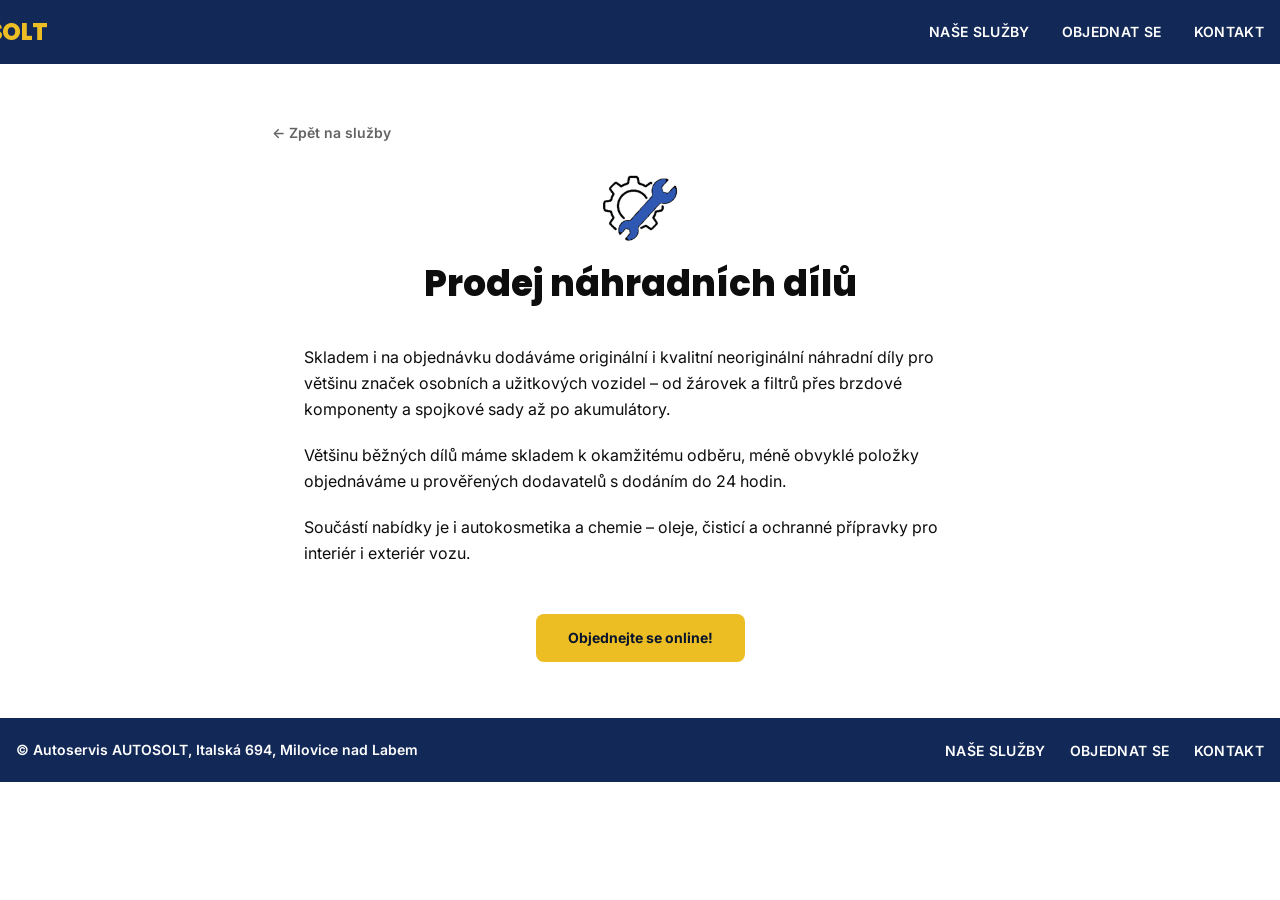
<file: nahled/sluzby/prodej-nahradnich-dilu/index.html>
<!DOCTYPE html>
<html lang="cs">
<head>
<meta charset="UTF-8">
<meta name="viewport" content="width=device-width, initial-scale=1.0">
<title>Prodej náhradních dílů – AXE Motors</title>
<link rel="preconnect" href="https://fonts.googleapis.com">
<link rel="preconnect" href="https://fonts.gstatic.com" crossorigin>
<link href="https://fonts.googleapis.com/css2?family=Inter:wght@400;500;600;700&family=Poppins:wght@500;600;700;800&display=swap" rel="stylesheet">
<style>
/*! tailwindcss v4.3.3 | MIT License | https://tailwindcss.com */
@layer properties;
@layer theme, base, components, utilities;
@layer theme {
  :root, :host {
    --font-mono: ui-monospace, SFMono-Regular, Menlo, Monaco, Consolas, "Liberation Mono",
      "Courier New", monospace;
    --color-neutral-300: oklch(87% 0 none);
    --color-neutral-800: oklch(26.9% 0 none);
    --color-neutral-900: oklch(20.5% 0 none);
    --color-black: #000;
    --color-white: #fff;
    --spacing: 0.25rem;
    --container-md: 28rem;
    --container-lg: 32rem;
    --container-2xl: 42rem;
    --container-3xl: 48rem;
    --container-5xl: 64rem;
    --container-6xl: 72rem;
    --container-7xl: 80rem;
    --text-xs: 0.75rem;
    --text-xs--line-height: calc(1 / 0.75);
    --text-sm: 0.875rem;
    --text-sm--line-height: calc(1.25 / 0.875);
    --text-base: 1rem;
    --text-base--line-height: calc(1.5 / 1);
    --text-lg: 1.125rem;
    --text-lg--line-height: calc(1.75 / 1.125);
    --text-2xl: 1.5rem;
    --text-2xl--line-height: calc(2 / 1.5);
    --text-3xl: 1.875rem;
    --text-3xl--line-height: calc(2.25 / 1.875);
    --text-4xl: 2.25rem;
    --text-4xl--line-height: calc(2.5 / 2.25);
    --font-weight-light: 300;
    --font-weight-medium: 500;
    --font-weight-semibold: 600;
    --font-weight-bold: 700;
    --font-weight-extrabold: 800;
    --tracking-tight: -0.025em;
    --tracking-wide: 0.025em;
    --leading-tight: 1.25;
    --leading-snug: 1.375;
    --leading-relaxed: 1.625;
    --radius-md: calc(var(--radius) * 0.8);
    --ease-in-out: cubic-bezier(0.4, 0, 0.2, 1);
    --default-transition-duration: 150ms;
    --default-transition-timing-function: cubic-bezier(0.4, 0, 0.2, 1);
    --default-font-family: var(--font-inter);
    --default-mono-font-family: var(--font-mono);
  }
}
@layer base {
  *, ::after, ::before, ::backdrop, ::file-selector-button {
    box-sizing: border-box;
    margin: 0;
    padding: 0;
    border: 0 solid;
  }
  html, :host {
    line-height: 1.5;
    -webkit-text-size-adjust: 100%;
    tab-size: 4;
    font-family: var(--default-font-family, -apple-system, BlinkMacSystemFont, "Segoe UI", Roboto, "Helvetica Neue", "Noto Sans", Arial, sans-serif, "Apple Color Emoji", "Segoe UI Emoji", "Segoe UI Symbol", "Noto Color Emoji");
    font-feature-settings: var(--default-font-feature-settings, normal);
    font-variation-settings: var(--default-font-variation-settings, normal);
    -webkit-tap-highlight-color: transparent;
  }
  hr {
    height: 0;
    color: inherit;
    border-top-width: 1px;
  }
  abbr:where([title]) {
    -webkit-text-decoration: underline dotted;
    text-decoration: underline dotted;
  }
  h1, h2, h3, h4, h5, h6 {
    font-size: inherit;
    font-weight: inherit;
  }
  a {
    color: inherit;
    -webkit-text-decoration: inherit;
    text-decoration: inherit;
  }
  b, strong {
    font-weight: bolder;
  }
  code, kbd, samp, pre {
    font-family: var(--default-mono-font-family, ui-monospace, SFMono-Regular, Menlo, Monaco, Consolas, "Liberation Mono", "Courier New", monospace);
    font-feature-settings: var(--default-mono-font-feature-settings, normal);
    font-variation-settings: var(--default-mono-font-variation-settings, normal);
    font-size: 1em;
  }
  small {
    font-size: 80%;
  }
  sub, sup {
    font-size: 75%;
    line-height: 0;
    position: relative;
    vertical-align: baseline;
  }
  sub {
    bottom: -0.25em;
  }
  sup {
    top: -0.5em;
  }
  table {
    text-indent: 0;
    border-color: inherit;
    border-collapse: collapse;
  }
  :-moz-focusring:where(:not(iframe)) {
    outline: auto;
  }
  progress {
    vertical-align: baseline;
  }
  summary {
    display: list-item;
  }
  ol, ul, menu {
    list-style: none;
  }
  img, svg, video, canvas, audio, iframe, embed, object {
    display: block;
    vertical-align: middle;
  }
  img, video {
    max-width: 100%;
    height: auto;
  }
  button, input, select, optgroup, textarea, ::file-selector-button {
    font: inherit;
    font-feature-settings: inherit;
    font-variation-settings: inherit;
    letter-spacing: inherit;
    color: inherit;
    border-radius: 0;
    background-color: transparent;
    opacity: 1;
  }
  :where(select:is([multiple], [size])) optgroup {
    font-weight: bolder;
  }
  :where(select:is([multiple], [size])) optgroup option {
    padding-inline-start: 20px;
  }
  ::file-selector-button {
    margin-inline-end: 4px;
  }
  ::placeholder {
    opacity: 1;
  }
  @supports (not (-webkit-appearance: -apple-pay-button))  or (contain-intrinsic-size: 1px) {
    ::placeholder {
      color: currentcolor;
      @supports (color: color-mix(in lab, red, red)) {
        color: color-mix(in oklab, currentcolor 50%, transparent);
      }
    }
  }
  textarea {
    resize: vertical;
  }
  ::-webkit-search-decoration {
    -webkit-appearance: none;
  }
  ::-webkit-date-and-time-value {
    min-height: 1lh;
    text-align: inherit;
  }
  ::-webkit-datetime-edit {
    display: inline-flex;
  }
  ::-webkit-datetime-edit-fields-wrapper {
    padding: 0;
  }
  ::-webkit-datetime-edit, ::-webkit-datetime-edit-year-field, ::-webkit-datetime-edit-month-field, ::-webkit-datetime-edit-day-field, ::-webkit-datetime-edit-hour-field, ::-webkit-datetime-edit-minute-field, ::-webkit-datetime-edit-second-field, ::-webkit-datetime-edit-millisecond-field, ::-webkit-datetime-edit-meridiem-field {
    padding-block: 0;
  }
  ::-webkit-calendar-picker-indicator {
    line-height: 1;
  }
  :-moz-ui-invalid {
    box-shadow: none;
  }
  button, input:where([type="button"], [type="reset"], [type="submit"]), ::file-selector-button {
    appearance: button;
  }
  ::-webkit-inner-spin-button, ::-webkit-outer-spin-button {
    height: auto;
  }
  [hidden]:where(:not([hidden="until-found"])) {
    display: none !important;
  }
}
@layer utilities {
  .pointer-events-auto {
    pointer-events: auto;
  }
  .pointer-events-none {
    pointer-events: none;
  }
  .absolute {
    position: absolute;
  }
  .fixed {
    position: fixed;
  }
  .relative {
    position: relative;
  }
  .inset-0 {
    inset: 0px;
  }
  .inset-x-0 {
    inset-inline: 0px;
  }
  .inset-y-0 {
    inset-block: 0px;
  }
  .right-0 {
    right: 0px;
  }
  .bottom-0 {
    bottom: 0px;
  }
  .z-0 {
    z-index: 0;
  }
  .z-10 {
    z-index: 10;
  }
  .z-20 {
    z-index: 20;
  }
  .mx-auto {
    margin-inline: auto;
  }
  .mt-1 {
    margin-top: var(--spacing);
  }
  .mt-1\.5 {
    margin-top: calc(var(--spacing) * 1.5);
  }
  .mt-2 {
    margin-top: calc(var(--spacing) * 2);
  }
  .mt-3 {
    margin-top: calc(var(--spacing) * 3);
  }
  .mt-4 {
    margin-top: calc(var(--spacing) * 4);
  }
  .mt-5 {
    margin-top: calc(var(--spacing) * 5);
  }
  .mt-6 {
    margin-top: calc(var(--spacing) * 6);
  }
  .mt-8 {
    margin-top: calc(var(--spacing) * 8);
  }
  .mt-10 {
    margin-top: calc(var(--spacing) * 10);
  }
  .mt-12 {
    margin-top: calc(var(--spacing) * 12);
  }
  .mt-14 {
    margin-top: calc(var(--spacing) * 14);
  }
  .mb-4 {
    margin-bottom: calc(var(--spacing) * 4);
  }
  .block {
    display: block;
  }
  .flex {
    display: flex;
  }
  .grid {
    display: grid;
  }
  .hidden {
    display: none;
  }
  .inline-flex {
    display: inline-flex;
  }
  .size-6 {
    width: calc(var(--spacing) * 6);
    height: calc(var(--spacing) * 6);
  }
  .size-7 {
    width: calc(var(--spacing) * 7);
    height: calc(var(--spacing) * 7);
  }
  .size-8 {
    width: calc(var(--spacing) * 8);
    height: calc(var(--spacing) * 8);
  }
  .size-9 {
    width: calc(var(--spacing) * 9);
    height: calc(var(--spacing) * 9);
  }
  .h-4 {
    height: calc(var(--spacing) * 4);
  }
  .h-6 {
    height: calc(var(--spacing) * 6);
  }
  .h-7 {
    height: calc(var(--spacing) * 7);
  }
  .h-8 {
    height: calc(var(--spacing) * 8);
  }
  .h-9 {
    height: calc(var(--spacing) * 9);
  }
  .h-20 {
    height: calc(var(--spacing) * 20);
  }
  .h-56 {
    height: calc(var(--spacing) * 56);
  }
  .h-72 {
    height: calc(var(--spacing) * 72);
  }
  .h-full {
    height: 100%;
  }
  .max-h-0 {
    max-height: 0px;
  }
  .max-h-96 {
    max-height: calc(var(--spacing) * 96);
  }
  .w-4 {
    width: calc(var(--spacing) * 4);
  }
  .w-6 {
    width: calc(var(--spacing) * 6);
  }
  .w-20 {
    width: calc(var(--spacing) * 20);
  }
  .w-\[58\%\] {
    width: 58%;
  }
  .w-\[85\%\] {
    width: 85%;
  }
  .w-fit {
    width: fit-content;
  }
  .w-full {
    width: 100%;
  }
  .max-w-2xl {
    max-width: var(--container-2xl);
  }
  .max-w-3xl {
    max-width: var(--container-3xl);
  }
  .max-w-5xl {
    max-width: var(--container-5xl);
  }
  .max-w-6xl {
    max-width: var(--container-6xl);
  }
  .max-w-7xl {
    max-width: var(--container-7xl);
  }
  .max-w-\[11rem\] {
    max-width: 11rem;
  }
  .max-w-lg {
    max-width: var(--container-lg);
  }
  .max-w-md {
    max-width: var(--container-md);
  }
  .flex-1 {
    flex: 1;
  }
  .shrink-0 {
    flex-shrink: 0;
  }
  .transform {
    transform: var(--tw-rotate-x,) var(--tw-rotate-y,) var(--tw-rotate-z,) var(--tw-skew-x,) var(--tw-skew-y,);
  }
  .snap-x {
    scroll-snap-type: x var(--tw-scroll-snap-strictness);
  }
  .snap-mandatory {
    --tw-scroll-snap-strictness: mandatory;
  }
  .snap-start {
    scroll-snap-align: start;
  }
  .scroll-mt-4 {
    scroll-margin-top: calc(var(--spacing) * 4);
  }
  .\[scrollbar-width\:thin\] {
    scrollbar-width: thin;
  }
  .list-inside {
    list-style-position: inside;
  }
  .list-disc {
    list-style-type: disc;
  }
  .grid-cols-1 {
    grid-template-columns: repeat(1, minmax(0, 1fr));
  }
  .grid-cols-2 {
    grid-template-columns: repeat(2, minmax(0, 1fr));
  }
  .flex-col {
    flex-direction: column;
  }
  .flex-wrap {
    flex-wrap: wrap;
  }
  .items-center {
    align-items: center;
  }
  .items-start {
    align-items: flex-start;
  }
  .justify-between {
    justify-content: space-between;
  }
  .justify-center {
    justify-content: center;
  }
  .gap-1 {
    gap: var(--spacing);
  }
  .gap-1\.5 {
    gap: calc(var(--spacing) * 1.5);
  }
  .gap-2 {
    gap: calc(var(--spacing) * 2);
  }
  .gap-3 {
    gap: calc(var(--spacing) * 3);
  }
  .gap-4 {
    gap: calc(var(--spacing) * 4);
  }
  .gap-5 {
    gap: calc(var(--spacing) * 5);
  }
  .gap-6 {
    gap: calc(var(--spacing) * 6);
  }
  .gap-8 {
    gap: calc(var(--spacing) * 8);
  }
  .gap-10 {
    gap: calc(var(--spacing) * 10);
  }
  :where(.space-y-1 > :not(:last-child)) {
    --tw-space-y-reverse: 0;
    margin-block-start: calc(var(--spacing) * var(--tw-space-y-reverse));
    margin-block-end: calc(var(--spacing) * calc(1 - var(--tw-space-y-reverse)));
  }
  :where(.space-y-5 > :not(:last-child)) {
    --tw-space-y-reverse: 0;
    margin-block-start: calc(calc(var(--spacing) * 5) * var(--tw-space-y-reverse));
    margin-block-end: calc(calc(var(--spacing) * 5) * calc(1 - var(--tw-space-y-reverse)));
  }
  :where(.space-y-6 > :not(:last-child)) {
    --tw-space-y-reverse: 0;
    margin-block-start: calc(calc(var(--spacing) * 6) * var(--tw-space-y-reverse));
    margin-block-end: calc(calc(var(--spacing) * 6) * calc(1 - var(--tw-space-y-reverse)));
  }
  .gap-x-4 {
    column-gap: calc(var(--spacing) * 4);
  }
  .gap-x-6 {
    column-gap: calc(var(--spacing) * 6);
  }
  .gap-x-8 {
    column-gap: calc(var(--spacing) * 8);
  }
  .gap-y-1 {
    row-gap: var(--spacing);
  }
  .gap-y-2 {
    row-gap: calc(var(--spacing) * 2);
  }
  .gap-y-14 {
    row-gap: calc(var(--spacing) * 14);
  }
  .overflow-hidden {
    overflow: hidden;
  }
  .overflow-x-auto {
    overflow-x: auto;
  }
  .scroll-smooth {
    scroll-behavior: smooth;
  }
  .rounded {
    border-radius: 0.25rem;
  }
  .rounded-\[min\(var\(--radius-md\)\,10px\)\] {
    border-radius: min(var(--radius-md), 10px);
  }
  .rounded-\[min\(var\(--radius-md\)\,12px\)\] {
    border-radius: min(var(--radius-md), 12px);
  }
  .rounded-full {
    border-radius: calc(infinity * 1px);
  }
  .rounded-lg {
    border-radius: var(--radius);
  }
  .rounded-md {
    border-radius: calc(var(--radius) * 0.8);
  }
  .rounded-xl {
    border-radius: calc(var(--radius) * 1.4);
  }
  .border {
    border-style: var(--tw-border-style);
    border-width: 1px;
  }
  .border-t {
    border-top-style: var(--tw-border-style);
    border-top-width: 1px;
  }
  .border-border {
    border-color: var(--border);
  }
  .border-transparent {
    border-color: transparent;
  }
  .border-white\/15 {
    border-color: color-mix(in srgb, #fff 15%, transparent);
    @supports (color: color-mix(in lab, red, red)) {
      border-color: color-mix(in oklab, var(--color-white) 15%, transparent);
    }
  }
  .bg-background {
    background-color: var(--background);
  }
  .bg-black\/40 {
    background-color: color-mix(in srgb, #000 40%, transparent);
    @supports (color: color-mix(in lab, red, red)) {
      background-color: color-mix(in oklab, var(--color-black) 40%, transparent);
    }
  }
  .bg-cta {
    background-color: var(--cta);
  }
  .bg-destructive\/10 {
    background-color: var(--destructive);
    @supports (color: color-mix(in lab, red, red)) {
      background-color: color-mix(in oklab, var(--destructive) 10%, transparent);
    }
  }
  .bg-muted {
    background-color: var(--muted);
  }
  .bg-neutral-900 {
    background-color: var(--color-neutral-900);
  }
  .bg-primary {
    background-color: var(--primary);
  }
  .bg-secondary {
    background-color: var(--secondary);
  }
  .bg-gradient-to-t {
    --tw-gradient-position: to top in oklab;
    background-image: linear-gradient(var(--tw-gradient-stops));
  }
  .from-black\/20 {
    --tw-gradient-from: color-mix(in srgb, #000 20%, transparent);
    @supports (color: color-mix(in lab, red, red)) {
      --tw-gradient-from: color-mix(in oklab, var(--color-black) 20%, transparent);
    }
    --tw-gradient-stops: var(--tw-gradient-via-stops, var(--tw-gradient-position), var(--tw-gradient-from) var(--tw-gradient-from-position), var(--tw-gradient-to) var(--tw-gradient-to-position));
  }
  .to-transparent {
    --tw-gradient-to: transparent;
    --tw-gradient-stops: var(--tw-gradient-via-stops, var(--tw-gradient-position), var(--tw-gradient-from) var(--tw-gradient-from-position), var(--tw-gradient-to) var(--tw-gradient-to-position));
  }
  .bg-clip-padding {
    background-clip: padding-box;
  }
  .object-contain {
    object-fit: contain;
  }
  .object-cover {
    object-fit: cover;
  }
  .p-2 {
    padding: calc(var(--spacing) * 2);
  }
  .p-6 {
    padding: calc(var(--spacing) * 6);
  }
  .px-2 {
    padding-inline: calc(var(--spacing) * 2);
  }
  .px-2\.5 {
    padding-inline: calc(var(--spacing) * 2.5);
  }
  .px-3 {
    padding-inline: calc(var(--spacing) * 3);
  }
  .px-4 {
    padding-inline: calc(var(--spacing) * 4);
  }
  .px-5 {
    padding-inline: calc(var(--spacing) * 5);
  }
  .px-7 {
    padding-inline: calc(var(--spacing) * 7);
  }
  .px-8 {
    padding-inline: calc(var(--spacing) * 8);
  }
  .py-1\.5 {
    padding-block: calc(var(--spacing) * 1.5);
  }
  .py-2 {
    padding-block: calc(var(--spacing) * 2);
  }
  .py-2\.5 {
    padding-block: calc(var(--spacing) * 2.5);
  }
  .py-3 {
    padding-block: calc(var(--spacing) * 3);
  }
  .py-3\.5 {
    padding-block: calc(var(--spacing) * 3.5);
  }
  .py-4 {
    padding-block: calc(var(--spacing) * 4);
  }
  .py-5 {
    padding-block: calc(var(--spacing) * 5);
  }
  .py-6 {
    padding-block: calc(var(--spacing) * 6);
  }
  .py-10 {
    padding-block: calc(var(--spacing) * 10);
  }
  .py-14 {
    padding-block: calc(var(--spacing) * 14);
  }
  .py-16 {
    padding-block: calc(var(--spacing) * 16);
  }
  .pt-2 {
    padding-top: calc(var(--spacing) * 2);
  }
  .pb-4 {
    padding-bottom: calc(var(--spacing) * 4);
  }
  .pb-6 {
    padding-bottom: calc(var(--spacing) * 6);
  }
  .text-center {
    text-align: center;
  }
  .text-left {
    text-align: left;
  }
  .font-heading {
    font-family: var(--font-poppins);
  }
  .font-sans {
    font-family: var(--font-inter);
  }
  .text-2xl {
    font-size: var(--text-2xl);
    line-height: var(--tw-leading, var(--text-2xl--line-height));
  }
  .text-3xl {
    font-size: var(--text-3xl);
    line-height: var(--tw-leading, var(--text-3xl--line-height));
  }
  .text-base {
    font-size: var(--text-base);
    line-height: var(--tw-leading, var(--text-base--line-height));
  }
  .text-lg {
    font-size: var(--text-lg);
    line-height: var(--tw-leading, var(--text-lg--line-height));
  }
  .text-sm {
    font-size: var(--text-sm);
    line-height: var(--tw-leading, var(--text-sm--line-height));
  }
  .text-xs {
    font-size: var(--text-xs);
    line-height: var(--tw-leading, var(--text-xs--line-height));
  }
  .text-\[0\.8rem\] {
    font-size: 0.8rem;
  }
  .leading-relaxed {
    --tw-leading: var(--leading-relaxed);
    line-height: var(--leading-relaxed);
  }
  .leading-snug {
    --tw-leading: var(--leading-snug);
    line-height: var(--leading-snug);
  }
  .leading-tight {
    --tw-leading: var(--leading-tight);
    line-height: var(--leading-tight);
  }
  .font-bold {
    --tw-font-weight: var(--font-weight-bold);
    font-weight: var(--font-weight-bold);
  }
  .font-extrabold {
    --tw-font-weight: var(--font-weight-extrabold);
    font-weight: var(--font-weight-extrabold);
  }
  .font-light {
    --tw-font-weight: var(--font-weight-light);
    font-weight: var(--font-weight-light);
  }
  .font-medium {
    --tw-font-weight: var(--font-weight-medium);
    font-weight: var(--font-weight-medium);
  }
  .font-semibold {
    --tw-font-weight: var(--font-weight-semibold);
    font-weight: var(--font-weight-semibold);
  }
  .tracking-tight {
    --tw-tracking: var(--tracking-tight);
    letter-spacing: var(--tracking-tight);
  }
  .tracking-wide {
    --tw-tracking: var(--tracking-wide);
    letter-spacing: var(--tracking-wide);
  }
  .text-balance {
    text-wrap: balance;
  }
  .text-pretty {
    text-wrap: pretty;
  }
  .whitespace-nowrap {
    white-space: nowrap;
  }
  .text-cta {
    color: var(--cta);
  }
  .text-cta-foreground {
    color: var(--cta-foreground);
  }
  .text-destructive {
    color: var(--destructive);
  }
  .text-foreground {
    color: var(--foreground);
  }
  .text-muted-foreground {
    color: var(--muted-foreground);
  }
  .text-neutral-300 {
    color: var(--color-neutral-300);
  }
  .text-primary {
    color: var(--primary);
  }
  .text-primary-foreground {
    color: var(--primary-foreground);
  }
  .text-secondary-foreground {
    color: var(--secondary-foreground);
  }
  .text-white {
    color: var(--color-white);
  }
  .uppercase {
    text-transform: uppercase;
  }
  .underline {
    text-decoration-line: underline;
  }
  .underline-offset-4 {
    text-underline-offset: 4px;
  }
  .antialiased {
    -webkit-font-smoothing: antialiased;
    -moz-osx-font-smoothing: grayscale;
  }
  .accent-primary {
    accent-color: var(--primary);
  }
  .opacity-0 {
    opacity: 0%;
  }
  .opacity-100 {
    opacity: 100%;
  }
  .shadow-sm {
    --tw-shadow: 0 1px 3px 0 var(--tw-shadow-color, rgb(0 0 0 / 0.1)), 0 1px 2px -1px var(--tw-shadow-color, rgb(0 0 0 / 0.1));
    box-shadow: var(--tw-inset-shadow), var(--tw-inset-ring-shadow), var(--tw-ring-offset-shadow), var(--tw-ring-shadow), var(--tw-shadow);
  }
  .outline {
    outline-style: var(--tw-outline-style);
    outline-width: 1px;
  }
  .transition-all {
    transition-property: all;
    transition-timing-function: var(--tw-ease, var(--default-transition-timing-function));
    transition-duration: var(--tw-duration, var(--default-transition-duration));
  }
  .transition-colors {
    transition-property: color, background-color, border-color, outline-color, text-decoration-color, fill, stroke, --tw-gradient-from, --tw-gradient-via, --tw-gradient-to;
    transition-timing-function: var(--tw-ease, var(--default-transition-timing-function));
    transition-duration: var(--tw-duration, var(--default-transition-duration));
  }
  .transition-opacity {
    transition-property: opacity;
    transition-timing-function: var(--tw-ease, var(--default-transition-timing-function));
    transition-duration: var(--tw-duration, var(--default-transition-duration));
  }
  .transition-transform {
    transition-property: transform, translate, scale, rotate;
    transition-timing-function: var(--tw-ease, var(--default-transition-timing-function));
    transition-duration: var(--tw-duration, var(--default-transition-duration));
  }
  .duration-150 {
    --tw-duration: 150ms;
    transition-duration: 150ms;
  }
  .duration-300 {
    --tw-duration: 300ms;
    transition-duration: 300ms;
  }
  .ease-in-out {
    --tw-ease: var(--ease-in-out);
    transition-timing-function: var(--ease-in-out);
  }
  .outline-none {
    --tw-outline-style: none;
    outline-style: none;
  }
  .select-none {
    -webkit-user-select: none;
    user-select: none;
  }
  @media (hover: hover) {
    .group-hover\:scale-105:is(:where(.group):hover *) {
      --tw-scale-x: 105%;
      --tw-scale-y: 105%;
      --tw-scale-z: 105%;
      scale: var(--tw-scale-x) var(--tw-scale-y);
    }
    .group-hover\:text-primary:is(:where(.group):hover *) {
      color: var(--primary);
    }
  }
  .placeholder\:text-muted-foreground::placeholder {
    color: var(--muted-foreground);
  }
  @media (hover: hover) {
    .hover\:bg-destructive\/20:hover {
      background-color: var(--destructive);
    }
    @supports (color: color-mix(in lab, red, red)) {
      .hover\:bg-destructive\/20:hover {
        background-color: color-mix(in oklab, var(--destructive) 20%, transparent);
      }
    }
    .hover\:bg-muted:hover {
      background-color: var(--muted);
    }
    .hover\:bg-neutral-800:hover {
      background-color: var(--color-neutral-800);
    }
    .hover\:bg-secondary\/80:hover {
      background-color: var(--secondary);
    }
    @supports (color: color-mix(in lab, red, red)) {
      .hover\:bg-secondary\/80:hover {
        background-color: color-mix(in oklab, var(--secondary) 80%, transparent);
      }
    }
    .hover\:bg-white\/10:hover {
      background-color: color-mix(in srgb, #fff 10%, transparent);
    }
    @supports (color: color-mix(in lab, red, red)) {
      .hover\:bg-white\/10:hover {
        background-color: color-mix(in oklab, var(--color-white) 10%, transparent);
      }
    }
    .hover\:text-cta:hover {
      color: var(--cta);
    }
    .hover\:text-foreground:hover {
      color: var(--foreground);
    }
    .hover\:text-primary:hover {
      color: var(--primary);
    }
    .hover\:underline:hover {
      text-decoration-line: underline;
    }
    .hover\:opacity-80:hover {
      opacity: 80%;
    }
    .hover\:brightness-95:hover {
      --tw-brightness: brightness(95%);
      filter: var(--tw-blur,) var(--tw-brightness,) var(--tw-contrast,) var(--tw-grayscale,) var(--tw-hue-rotate,) var(--tw-invert,) var(--tw-saturate,) var(--tw-sepia,) var(--tw-drop-shadow,);
    }
  }
  .focus\:border-primary:focus {
    border-color: var(--primary);
  }
  .focus-visible\:border-destructive\/40:focus-visible {
    border-color: var(--destructive);
    @supports (color: color-mix(in lab, red, red)) {
      border-color: color-mix(in oklab, var(--destructive) 40%, transparent);
    }
  }
  .focus-visible\:border-ring:focus-visible {
    border-color: var(--ring);
  }
  .focus-visible\:ring-3:focus-visible {
    --tw-ring-shadow: var(--tw-ring-inset,) 0 0 0 calc(3px + var(--tw-ring-offset-width)) var(--tw-ring-color, currentcolor);
    box-shadow: var(--tw-inset-shadow), var(--tw-inset-ring-shadow), var(--tw-ring-offset-shadow), var(--tw-ring-shadow), var(--tw-shadow);
  }
  .focus-visible\:ring-destructive\/20:focus-visible {
    --tw-ring-color: var(--destructive);
    @supports (color: color-mix(in lab, red, red)) {
      --tw-ring-color: color-mix(in oklab, var(--destructive) 20%, transparent);
    }
  }
  .focus-visible\:ring-ring\/50:focus-visible {
    --tw-ring-color: var(--ring);
    @supports (color: color-mix(in lab, red, red)) {
      --tw-ring-color: color-mix(in oklab, var(--ring) 50%, transparent);
    }
  }
  .active\:bg-white\/20:active {
    background-color: color-mix(in srgb, #fff 20%, transparent);
    @supports (color: color-mix(in lab, red, red)) {
      background-color: color-mix(in oklab, var(--color-white) 20%, transparent);
    }
  }
  .active\:not-aria-\[haspopup\]\:translate-y-px:active:not([aria-haspopup]) {
    --tw-translate-y: 1px;
    translate: var(--tw-translate-x) var(--tw-translate-y);
  }
  .disabled\:pointer-events-none:disabled {
    pointer-events: none;
  }
  .disabled\:opacity-50:disabled {
    opacity: 50%;
  }
  :where([data-slot="button-group"]) .in-data-\[slot\=button-group\]\:rounded-lg {
    border-radius: var(--radius);
  }
  .has-data-\[icon\=inline-end\]\:pr-1\.5:has([data-icon="inline-end"]) {
    padding-right: calc(var(--spacing) * 1.5);
  }
  .has-data-\[icon\=inline-end\]\:pr-2:has([data-icon="inline-end"]) {
    padding-right: calc(var(--spacing) * 2);
  }
  .has-data-\[icon\=inline-start\]\:pl-1\.5:has([data-icon="inline-start"]) {
    padding-left: calc(var(--spacing) * 1.5);
  }
  .has-data-\[icon\=inline-start\]\:pl-2:has([data-icon="inline-start"]) {
    padding-left: calc(var(--spacing) * 2);
  }
  .aria-expanded\:bg-muted[aria-expanded="true"] {
    background-color: var(--muted);
  }
  .aria-expanded\:bg-secondary[aria-expanded="true"] {
    background-color: var(--secondary);
  }
  .aria-expanded\:text-foreground[aria-expanded="true"] {
    color: var(--foreground);
  }
  .aria-expanded\:text-secondary-foreground[aria-expanded="true"] {
    color: var(--secondary-foreground);
  }
  .aria-invalid\:border-destructive[aria-invalid="true"] {
    border-color: var(--destructive);
  }
  .aria-invalid\:ring-3[aria-invalid="true"] {
    --tw-ring-shadow: var(--tw-ring-inset,) 0 0 0 calc(3px + var(--tw-ring-offset-width)) var(--tw-ring-color, currentcolor);
    box-shadow: var(--tw-inset-shadow), var(--tw-inset-ring-shadow), var(--tw-ring-offset-shadow), var(--tw-ring-shadow), var(--tw-shadow);
  }
  .aria-invalid\:ring-destructive\/20[aria-invalid="true"] {
    --tw-ring-color: var(--destructive);
    @supports (color: color-mix(in lab, red, red)) {
      --tw-ring-color: color-mix(in oklab, var(--destructive) 20%, transparent);
    }
  }
  @media (width >= 40rem) {
    .sm\:col-span-1 {
      grid-column: span 1 / span 1;
    }
    .sm\:col-span-2 {
      grid-column: span 2 / span 2;
    }
    .sm\:block {
      display: block;
    }
    .sm\:inline {
      display: inline;
    }
    .sm\:h-24 {
      height: calc(var(--spacing) * 24);
    }
    .sm\:h-72 {
      height: calc(var(--spacing) * 72);
    }
    .sm\:w-24 {
      width: calc(var(--spacing) * 24);
    }
    .sm\:w-\[46\%\] {
      width: 46%;
    }
    .sm\:w-auto {
      width: auto;
    }
    .sm\:grid-cols-2 {
      grid-template-columns: repeat(2, minmax(0, 1fr));
    }
    .sm\:grid-cols-4 {
      grid-template-columns: repeat(4, minmax(0, 1fr));
    }
    .sm\:flex-row {
      flex-direction: row;
    }
    .sm\:gap-6 {
      gap: calc(var(--spacing) * 6);
    }
    .sm\:p-8 {
      padding: calc(var(--spacing) * 8);
    }
    .sm\:px-6 {
      padding-inline: calc(var(--spacing) * 6);
    }
    .sm\:py-2\.5 {
      padding-block: calc(var(--spacing) * 2.5);
    }
    .sm\:text-2xl {
      font-size: var(--text-2xl);
      line-height: var(--tw-leading, var(--text-2xl--line-height));
    }
    .sm\:text-3xl {
      font-size: var(--text-3xl);
      line-height: var(--tw-leading, var(--text-3xl--line-height));
    }
    .sm\:text-4xl {
      font-size: var(--text-4xl);
      line-height: var(--tw-leading, var(--text-4xl--line-height));
    }
    .sm\:text-sm {
      font-size: var(--text-sm);
      line-height: var(--tw-leading, var(--text-sm--line-height));
    }
  }
  @media (width >= 48rem) {
    .md\:flex {
      display: flex;
    }
    .md\:hidden {
      display: none;
    }
    .md\:grid-cols-2 {
      grid-template-columns: repeat(2, minmax(0, 1fr));
    }
    .md\:flex-row {
      flex-direction: row;
    }
    .md\:items-start {
      align-items: flex-start;
    }
    .md\:justify-between {
      justify-content: space-between;
    }
    .md\:pl-8 {
      padding-left: calc(var(--spacing) * 8);
    }
    .md\:text-left {
      text-align: left;
    }
  }
  @media (width >= 64rem) {
    .lg\:mx-0 {
      margin-inline: 0px;
    }
    .lg\:-ml-\[clamp\(1rem\,7vw\,9rem\)\] {
      margin-left: calc(clamp(1rem, 7vw, 9rem) * -1);
    }
    .lg\:block {
      display: block;
    }
    .lg\:hidden {
      display: none;
    }
    .lg\:w-\[31\%\] {
      width: 31%;
    }
    .lg\:grid-cols-2 {
      grid-template-columns: repeat(2, minmax(0, 1fr));
    }
    .lg\:justify-start {
      justify-content: flex-start;
    }
    .lg\:gap-6 {
      gap: calc(var(--spacing) * 6);
    }
    .lg\:py-14 {
      padding-block: calc(var(--spacing) * 14);
    }
    .lg\:text-left {
      text-align: left;
    }
  }
  .dark\:border-input:is(.dark *) {
    border-color: var(--input);
  }
  .dark\:bg-destructive\/20:is(.dark *) {
    background-color: var(--destructive);
    @supports (color: color-mix(in lab, red, red)) {
      background-color: color-mix(in oklab, var(--destructive) 20%, transparent);
    }
  }
  .dark\:bg-input\/30:is(.dark *) {
    background-color: var(--input);
    @supports (color: color-mix(in lab, red, red)) {
      background-color: color-mix(in oklab, var(--input) 30%, transparent);
    }
  }
  @media (hover: hover) {
    .dark\:hover\:bg-destructive\/30:is(.dark *):hover {
      background-color: var(--destructive);
    }
    @supports (color: color-mix(in lab, red, red)) {
      .dark\:hover\:bg-destructive\/30:is(.dark *):hover {
        background-color: color-mix(in oklab, var(--destructive) 30%, transparent);
      }
    }
    .dark\:hover\:bg-input\/50:is(.dark *):hover {
      background-color: var(--input);
    }
    @supports (color: color-mix(in lab, red, red)) {
      .dark\:hover\:bg-input\/50:is(.dark *):hover {
        background-color: color-mix(in oklab, var(--input) 50%, transparent);
      }
    }
    .dark\:hover\:bg-muted\/50:is(.dark *):hover {
      background-color: var(--muted);
    }
    @supports (color: color-mix(in lab, red, red)) {
      .dark\:hover\:bg-muted\/50:is(.dark *):hover {
        background-color: color-mix(in oklab, var(--muted) 50%, transparent);
      }
    }
  }
  .dark\:focus-visible\:ring-destructive\/40:is(.dark *):focus-visible {
    --tw-ring-color: var(--destructive);
    @supports (color: color-mix(in lab, red, red)) {
      --tw-ring-color: color-mix(in oklab, var(--destructive) 40%, transparent);
    }
  }
  .dark\:aria-invalid\:border-destructive\/50:is(.dark *)[aria-invalid="true"] {
    border-color: var(--destructive);
    @supports (color: color-mix(in lab, red, red)) {
      border-color: color-mix(in oklab, var(--destructive) 50%, transparent);
    }
  }
  .dark\:aria-invalid\:ring-destructive\/40:is(.dark *)[aria-invalid="true"] {
    --tw-ring-color: var(--destructive);
    @supports (color: color-mix(in lab, red, red)) {
      --tw-ring-color: color-mix(in oklab, var(--destructive) 40%, transparent);
    }
  }
  .\[\&_svg\]\:pointer-events-none svg {
    pointer-events: none;
  }
  .\[\&_svg\]\:shrink-0 svg {
    flex-shrink: 0;
  }
  .\[\&_svg\:not\(\[class\*\=\'size-\'\]\)\]\:size-3 svg:not([class*='size-']) {
    width: calc(var(--spacing) * 3);
    height: calc(var(--spacing) * 3);
  }
  .\[\&_svg\:not\(\[class\*\=\'size-\'\]\)\]\:size-3\.5 svg:not([class*='size-']) {
    width: calc(var(--spacing) * 3.5);
    height: calc(var(--spacing) * 3.5);
  }
  .\[\&_svg\:not\(\[class\*\=\'size-\'\]\)\]\:size-4 svg:not([class*='size-']) {
    width: calc(var(--spacing) * 4);
    height: calc(var(--spacing) * 4);
  }
  @media (hover: hover) {
    .\[a\]\:hover\:bg-primary\/80:is(a):hover {
      background-color: var(--primary);
    }
    @supports (color: color-mix(in lab, red, red)) {
      .\[a\]\:hover\:bg-primary\/80:is(a):hover {
        background-color: color-mix(in oklab, var(--primary) 80%, transparent);
      }
    }
  }
  [aria-expanded=true] .\[\[aria-expanded\=true\]_\&\]\:block {
    display: block;
  }
  [aria-expanded=true] .\[\[aria-expanded\=true\]_\&\]\:hidden {
    display: none;
  }
}
@property --tw-animation-delay {
  syntax: "*";
  inherits: false;
  initial-value: 0s;
}
@property --tw-animation-direction {
  syntax: "*";
  inherits: false;
  initial-value: normal;
}
@property --tw-animation-duration {
  syntax: "*";
  inherits: false;
}
@property --tw-animation-fill-mode {
  syntax: "*";
  inherits: false;
  initial-value: none;
}
@property --tw-animation-iteration-count {
  syntax: "*";
  inherits: false;
  initial-value: 1;
}
@property --tw-enter-blur {
  syntax: "*";
  inherits: false;
  initial-value: 0;
}
@property --tw-enter-opacity {
  syntax: "*";
  inherits: false;
  initial-value: 1;
}
@property --tw-enter-rotate {
  syntax: "*";
  inherits: false;
  initial-value: 0;
}
@property --tw-enter-scale {
  syntax: "*";
  inherits: false;
  initial-value: 1;
}
@property --tw-enter-translate-x {
  syntax: "*";
  inherits: false;
  initial-value: 0;
}
@property --tw-enter-translate-y {
  syntax: "*";
  inherits: false;
  initial-value: 0;
}
@property --tw-exit-blur {
  syntax: "*";
  inherits: false;
  initial-value: 0;
}
@property --tw-exit-opacity {
  syntax: "*";
  inherits: false;
  initial-value: 1;
}
@property --tw-exit-rotate {
  syntax: "*";
  inherits: false;
  initial-value: 0;
}
@property --tw-exit-scale {
  syntax: "*";
  inherits: false;
  initial-value: 1;
}
@property --tw-exit-translate-x {
  syntax: "*";
  inherits: false;
  initial-value: 0;
}
@property --tw-exit-translate-y {
  syntax: "*";
  inherits: false;
  initial-value: 0;
}
@property --scroll-fade-t {
  syntax: "<length-percentage>";
  inherits: false;
  initial-value: 0px;
}
@property --scroll-fade-b {
  syntax: "<length-percentage>";
  inherits: false;
  initial-value: 0px;
}
@property --scroll-fade-s {
  syntax: "<length-percentage>";
  inherits: false;
  initial-value: 0px;
}
@property --scroll-fade-e {
  syntax: "<length-percentage>";
  inherits: false;
  initial-value: 0px;
}
@property --scroll-fade-mask {
  syntax: "*";
  inherits: false;
}
@property --shimmer-angle {
  syntax: "<angle>";
  inherits: true;
  initial-value: 20deg;
}
@property --shimmer-image {
  syntax: "*";
  inherits: false;
}
@property --shimmer-text-fill {
  syntax: "*";
  inherits: false;
}
@media (prefers-reduced-motion: reduce) {
  .shimmer {
    animation: none;
    background-image: none;
    -webkit-text-fill-color: currentColor;
  }
}
:root {
  color-scheme: light;
  --background: oklch(1 0 0);
  --foreground: oklch(0.16 0 0);
  --card: oklch(1 0 0);
  --card-foreground: oklch(0.16 0 0);
  --popover: oklch(1 0 0);
  --popover-foreground: oklch(0.16 0 0);
  --primary: oklch(0.29 0.09 263);
  --primary-foreground: oklch(1 0 0);
  --cta: oklch(0.82 0.16 90);
  --cta-foreground: oklch(0.2 0.05 260);
  --secondary: oklch(0.15 0 0);
  --secondary-foreground: oklch(1 0 0);
  --muted: oklch(0.96 0 0);
  --muted-foreground: oklch(0.5 0 0);
  --accent: oklch(0.96 0 0);
  --accent-foreground: oklch(0.16 0 0);
  --destructive: oklch(0.556 0.221 27.5);
  --border: oklch(0.9 0 0);
  --input: oklch(0.9 0 0);
  --ring: oklch(0.29 0.09 263);
  --radius: 0.625rem;
}
@layer base {
  * {
    border-color: var(--border);
    outline-color: var(--ring);
    @supports (color: color-mix(in lab, red, red)) {
      outline-color: color-mix(in oklab, var(--ring) 50%, transparent);
    }
  }
  body {
    background-color: var(--background);
    color: var(--foreground);
  }
}
@property --tw-rotate-x {
  syntax: "*";
  inherits: false;
}
@property --tw-rotate-y {
  syntax: "*";
  inherits: false;
}
@property --tw-rotate-z {
  syntax: "*";
  inherits: false;
}
@property --tw-skew-x {
  syntax: "*";
  inherits: false;
}
@property --tw-skew-y {
  syntax: "*";
  inherits: false;
}
@property --tw-scroll-snap-strictness {
  syntax: "*";
  inherits: false;
  initial-value: proximity;
}
@property --tw-space-y-reverse {
  syntax: "*";
  inherits: false;
  initial-value: 0;
}
@property --tw-border-style {
  syntax: "*";
  inherits: false;
  initial-value: solid;
}
@property --tw-gradient-position {
  syntax: "*";
  inherits: false;
}
@property --tw-gradient-from {
  syntax: "<color>";
  inherits: false;
  initial-value: #0000;
}
@property --tw-gradient-via {
  syntax: "<color>";
  inherits: false;
  initial-value: #0000;
}
@property --tw-gradient-to {
  syntax: "<color>";
  inherits: false;
  initial-value: #0000;
}
@property --tw-gradient-stops {
  syntax: "*";
  inherits: false;
}
@property --tw-gradient-via-stops {
  syntax: "*";
  inherits: false;
}
@property --tw-gradient-from-position {
  syntax: "<length-percentage>";
  inherits: false;
  initial-value: 0%;
}
@property --tw-gradient-via-position {
  syntax: "<length-percentage>";
  inherits: false;
  initial-value: 50%;
}
@property --tw-gradient-to-position {
  syntax: "<length-percentage>";
  inherits: false;
  initial-value: 100%;
}
@property --tw-leading {
  syntax: "*";
  inherits: false;
}
@property --tw-font-weight {
  syntax: "*";
  inherits: false;
}
@property --tw-tracking {
  syntax: "*";
  inherits: false;
}
@property --tw-shadow {
  syntax: "*";
  inherits: false;
  initial-value: 0 0 #0000;
}
@property --tw-shadow-color {
  syntax: "*";
  inherits: false;
}
@property --tw-shadow-alpha {
  syntax: "<percentage>";
  inherits: false;
  initial-value: 100%;
}
@property --tw-inset-shadow {
  syntax: "*";
  inherits: false;
  initial-value: 0 0 #0000;
}
@property --tw-inset-shadow-color {
  syntax: "*";
  inherits: false;
}
@property --tw-inset-shadow-alpha {
  syntax: "<percentage>";
  inherits: false;
  initial-value: 100%;
}
@property --tw-ring-color {
  syntax: "*";
  inherits: false;
}
@property --tw-ring-shadow {
  syntax: "*";
  inherits: false;
  initial-value: 0 0 #0000;
}
@property --tw-inset-ring-color {
  syntax: "*";
  inherits: false;
}
@property --tw-inset-ring-shadow {
  syntax: "*";
  inherits: false;
  initial-value: 0 0 #0000;
}
@property --tw-ring-inset {
  syntax: "*";
  inherits: false;
}
@property --tw-ring-offset-width {
  syntax: "<length>";
  inherits: false;
  initial-value: 0px;
}
@property --tw-ring-offset-color {
  syntax: "*";
  inherits: false;
  initial-value: #fff;
}
@property --tw-ring-offset-shadow {
  syntax: "*";
  inherits: false;
  initial-value: 0 0 #0000;
}
@property --tw-outline-style {
  syntax: "*";
  inherits: false;
  initial-value: solid;
}
@property --tw-duration {
  syntax: "*";
  inherits: false;
}
@property --tw-ease {
  syntax: "*";
  inherits: false;
}
@property --tw-scale-x {
  syntax: "*";
  inherits: false;
  initial-value: 1;
}
@property --tw-scale-y {
  syntax: "*";
  inherits: false;
  initial-value: 1;
}
@property --tw-scale-z {
  syntax: "*";
  inherits: false;
  initial-value: 1;
}
@property --tw-blur {
  syntax: "*";
  inherits: false;
}
@property --tw-brightness {
  syntax: "*";
  inherits: false;
}
@property --tw-contrast {
  syntax: "*";
  inherits: false;
}
@property --tw-grayscale {
  syntax: "*";
  inherits: false;
}
@property --tw-hue-rotate {
  syntax: "*";
  inherits: false;
}
@property --tw-invert {
  syntax: "*";
  inherits: false;
}
@property --tw-opacity {
  syntax: "*";
  inherits: false;
}
@property --tw-saturate {
  syntax: "*";
  inherits: false;
}
@property --tw-sepia {
  syntax: "*";
  inherits: false;
}
@property --tw-drop-shadow {
  syntax: "*";
  inherits: false;
}
@property --tw-drop-shadow-color {
  syntax: "*";
  inherits: false;
}
@property --tw-drop-shadow-alpha {
  syntax: "<percentage>";
  inherits: false;
  initial-value: 100%;
}
@property --tw-drop-shadow-size {
  syntax: "*";
  inherits: false;
}
@property --tw-translate-x {
  syntax: "*";
  inherits: false;
  initial-value: 0;
}
@property --tw-translate-y {
  syntax: "*";
  inherits: false;
  initial-value: 0;
}
@property --tw-translate-z {
  syntax: "*";
  inherits: false;
  initial-value: 0;
}
@layer properties {
  @supports ((-webkit-hyphens: none) and (not (margin-trim: inline))) or ((-moz-orient: inline) and (not (color:rgb(from red r g b)))) {
    :root, :host {
      --shimmer-angle: 20deg;
    }
    *, ::before, ::after, ::backdrop {
      --tw-rotate-x: initial;
      --tw-rotate-y: initial;
      --tw-rotate-z: initial;
      --tw-skew-x: initial;
      --tw-skew-y: initial;
      --tw-scroll-snap-strictness: proximity;
      --tw-space-y-reverse: 0;
      --tw-border-style: solid;
      --tw-gradient-position: initial;
      --tw-gradient-from: #0000;
      --tw-gradient-via: #0000;
      --tw-gradient-to: #0000;
      --tw-gradient-stops: initial;
      --tw-gradient-via-stops: initial;
      --tw-gradient-from-position: 0%;
      --tw-gradient-via-position: 50%;
      --tw-gradient-to-position: 100%;
      --tw-leading: initial;
      --tw-font-weight: initial;
      --tw-tracking: initial;
      --tw-shadow: 0 0 #0000;
      --tw-shadow-color: initial;
      --tw-shadow-alpha: 100%;
      --tw-inset-shadow: 0 0 #0000;
      --tw-inset-shadow-color: initial;
      --tw-inset-shadow-alpha: 100%;
      --tw-ring-color: initial;
      --tw-ring-shadow: 0 0 #0000;
      --tw-inset-ring-color: initial;
      --tw-inset-ring-shadow: 0 0 #0000;
      --tw-ring-inset: initial;
      --tw-ring-offset-width: 0px;
      --tw-ring-offset-color: #fff;
      --tw-ring-offset-shadow: 0 0 #0000;
      --tw-outline-style: solid;
      --tw-duration: initial;
      --tw-ease: initial;
      --tw-scale-x: 1;
      --tw-scale-y: 1;
      --tw-scale-z: 1;
      --tw-blur: initial;
      --tw-brightness: initial;
      --tw-contrast: initial;
      --tw-grayscale: initial;
      --tw-hue-rotate: initial;
      --tw-invert: initial;
      --tw-opacity: initial;
      --tw-saturate: initial;
      --tw-sepia: initial;
      --tw-drop-shadow: initial;
      --tw-drop-shadow-color: initial;
      --tw-drop-shadow-alpha: 100%;
      --tw-drop-shadow-size: initial;
      --tw-translate-x: 0;
      --tw-translate-y: 0;
      --tw-translate-z: 0;
      --tw-animation-delay: 0s;
      --tw-animation-direction: normal;
      --tw-animation-duration: initial;
      --tw-animation-fill-mode: none;
      --tw-animation-iteration-count: 1;
      --tw-enter-blur: 0;
      --tw-enter-opacity: 1;
      --tw-enter-rotate: 0;
      --tw-enter-scale: 1;
      --tw-enter-translate-x: 0;
      --tw-enter-translate-y: 0;
      --tw-exit-blur: 0;
      --tw-exit-opacity: 1;
      --tw-exit-rotate: 0;
      --tw-exit-scale: 1;
      --tw-exit-translate-x: 0;
      --tw-exit-translate-y: 0;
      --scroll-fade-t: 0px;
      --scroll-fade-b: 0px;
      --scroll-fade-s: 0px;
      --scroll-fade-e: 0px;
      --scroll-fade-mask: initial;
      --shimmer-image: initial;
      --shimmer-text-fill: initial;
    }
  }
}

body { font-family: 'Inter', system-ui, sans-serif; }
.font-heading { font-family: 'Poppins', system-ui, sans-serif; }
</style>
</head>
<body class="bg-background antialiased">
<link rel="preload" as="image" href="../../images/services/icon-prodej-dilu.png"/><header class="relative z-20 bg-primary"><div class="mx-auto flex max-w-7xl items-center justify-between gap-6 px-4 py-4"><a href="../../index.html" class="flex items-center lg:-ml-[clamp(1rem,7vw,9rem)]" aria-label="AUTOSOLT – domů"><span class="font-heading text-2xl tracking-tight"><span class="font-light text-white">AUTO</span><span class="font-extrabold text-cta">SOLT</span></span></a><nav class="hidden items-center gap-8 md:flex" aria-label="Hlavní navigace"><a href="../../index.html#sluzby" class="text-sm font-semibold tracking-wide text-white transition-colors hover:text-cta">NAŠE SLUŽBY</a><a href="../../objednejte-se/index.html" class="text-sm font-semibold tracking-wide text-white transition-colors hover:text-cta">OBJEDNAT SE</a><a href="../../index.html#kontakt" class="text-sm font-semibold tracking-wide text-white transition-colors hover:text-cta">KONTAKT</a></nav><button type="button" id="mobile-menu-button" class="inline-flex items-center justify-center rounded-md p-2 text-white transition-colors duration-150 hover:bg-white/10 active:bg-white/20 md:hidden" aria-label="Otevřít menu" aria-expanded="false"><svg xmlns="http://www.w3.org/2000/svg" width="24" height="24" viewBox="0 0 24 24" fill="none" stroke="currentColor" stroke-width="2" stroke-linecap="round" stroke-linejoin="round" class="lucide lucide-menu h-6 w-6 [[aria-expanded=true]_&amp;]:hidden" aria-hidden="true"><path d="M4 5h16"></path><path d="M4 12h16"></path><path d="M4 19h16"></path></svg><svg xmlns="http://www.w3.org/2000/svg" width="24" height="24" viewBox="0 0 24 24" fill="none" stroke="currentColor" stroke-width="2" stroke-linecap="round" stroke-linejoin="round" class="lucide lucide-x hidden h-6 w-6 [[aria-expanded=true]_&amp;]:block" aria-hidden="true"><path d="M18 6 6 18"></path><path d="m6 6 12 12"></path></svg></button></div><div id="mobile-menu-backdrop" aria-hidden="true" class="fixed inset-0 z-10 bg-black/40 transition-opacity duration-300 ease-in-out md:hidden pointer-events-none opacity-0"></div><nav id="mobile-menu" class="relative z-20 overflow-hidden border-t border-white/15 bg-primary transition-all duration-300 ease-in-out md:hidden max-h-0 opacity-0" aria-label="Mobilní navigace"><ul class="flex flex-col px-4 py-3"><li><a href="../../index.html#sluzby" class="block py-2.5 text-sm font-semibold tracking-wide text-white transition-colors hover:text-cta">NAŠE SLUŽBY</a></li><li><a href="../../objednejte-se/index.html" class="block py-2.5 text-sm font-semibold tracking-wide text-white transition-colors hover:text-cta">OBJEDNAT SE</a></li><li><a href="../../index.html#kontakt" class="block py-2.5 text-sm font-semibold tracking-wide text-white transition-colors hover:text-cta">KONTAKT</a></li></ul></nav></header><main><section class="bg-background py-14"><div class="mx-auto max-w-3xl px-4"><a href="../../index.html#sluzby" class="text-sm font-semibold text-muted-foreground hover:text-primary">← Zpět na služby</a><div class="mt-6 flex flex-col items-center text-center"><img src="../../images/services/icon-prodej-dilu.png" alt="" class="h-20 w-20 object-contain"/><h1 class="mt-4 font-heading text-3xl font-extrabold text-foreground sm:text-4xl">Prodej náhradních dílů</h1></div><div class="mx-auto mt-10 max-w-2xl space-y-5 text-left leading-relaxed text-foreground"><p>Skladem i na objednávku dodáváme originální i kvalitní neoriginální náhradní díly pro většinu značek osobních a užitkových vozidel – od žárovek a filtrů přes brzdové komponenty a spojkové sady až po akumulátory.</p><p>Většinu běžných dílů máme skladem k okamžitému odběru, méně obvyklé položky objednáváme u prověřených dodavatelů s dodáním do 24 hodin.</p><p>Součástí nabídky je i autokosmetika a chemie – oleje, čisticí a ochranné přípravky pro interiér i exteriér vozu.</p></div><div class="mt-12 flex justify-center"><a href="../../objednejte-se/index.html" class="inline-flex rounded-md bg-cta px-8 py-3.5 text-sm font-bold text-cta-foreground transition-colors hover:brightness-95">Objednejte se online!</a></div></div></section></main><footer class="bg-primary text-primary-foreground"><div class="mx-auto flex max-w-7xl flex-col items-center gap-4 px-4 py-5 text-center md:flex-row md:justify-between md:text-left"><p class="text-sm font-semibold">© Autoservis AUTOSOLT, Italská 694, Milovice nad Labem</p><nav aria-label="Patička"><ul class="flex flex-wrap items-center justify-center gap-x-6 gap-y-2"><li><a href="../../index.html#sluzby" class="text-sm font-semibold tracking-wide transition-opacity hover:opacity-80">NAŠE SLUŽBY</a></li><li><a href="../../objednejte-se/index.html" class="text-sm font-semibold tracking-wide transition-opacity hover:opacity-80">OBJEDNAT SE</a></li><li><a href="../../index.html#kontakt" class="text-sm font-semibold tracking-wide transition-opacity hover:opacity-80">KONTAKT</a></li></ul></nav></div></footer>
<script>
// Stejná logika jako components/site/smooth-scroll.tsx – tady jako čistý JS,
// protože tenhle statický náhled nespouští React na klientovi (jen SSR).
(function () {
  function scrollToHash(hash) {
    var el = document.getElementById(hash.slice(1));
    if (el) el.scrollIntoView({ behavior: 'smooth', block: 'start' });
  }
  if (window.location.hash) {
    var hash = window.location.hash;
    window.scrollTo(0, 0);
    requestAnimationFrame(function () { scrollToHash(hash); });
  }
  document.addEventListener('click', function (e) {
    var link = e.target.closest('a');
    if (!link) return;
    var href = link.getAttribute('href');
    if (!href) return;
    var hashIndex = href.indexOf('#');
    if (hashIndex === -1) return;
    var pathPart = href.slice(0, hashIndex);
    var hashPart = href.slice(hashIndex);
    var isSamePage = pathPart === '' || pathPart === '/' || pathPart === window.location.pathname;
    if (isSamePage && document.getElementById(hashPart.slice(1))) {
      e.preventDefault();
      scrollToHash(hashPart);
      window.history.pushState(null, '', hashPart);
    }
  });

  // Mobilní menu (hamburger) – v reálném nasazeném webu to obstará React
  // (useState v site-header.tsx), tady jde o stejnou logiku v čistém JS,
  // protože tenhle náhled React na klientovi nespouští.
  var menuBtn = document.getElementById('mobile-menu-button');
  var menu = document.getElementById('mobile-menu');
  var backdrop = document.getElementById('mobile-menu-backdrop');
  if (menuBtn && menu) {
    var setOpen = function (isOpen) {
      menuBtn.setAttribute('aria-expanded', String(isOpen));
      menuBtn.setAttribute('aria-label', isOpen ? 'Zavřít menu' : 'Otevřít menu');
      if (isOpen) {
        menu.classList.remove('max-h-0', 'opacity-0');
        menu.classList.add('max-h-96', 'opacity-100');
      } else {
        menu.classList.remove('max-h-96', 'opacity-100');
        menu.classList.add('max-h-0', 'opacity-0');
      }
      if (backdrop) {
        backdrop.classList.toggle('opacity-100', isOpen);
        backdrop.classList.toggle('pointer-events-auto', isOpen);
        backdrop.classList.toggle('opacity-0', !isOpen);
        backdrop.classList.toggle('pointer-events-none', !isOpen);
      }
    };
    menuBtn.addEventListener('click', function () {
      setOpen(menuBtn.getAttribute('aria-expanded') !== 'true');
    });
    if (backdrop) backdrop.addEventListener('click', function () { setOpen(false); });
    menu.querySelectorAll('a').forEach(function (a) {
      a.addEventListener('click', function () { setOpen(false); });
    });
  }
})();
</script>
</body>
</html>
</file>
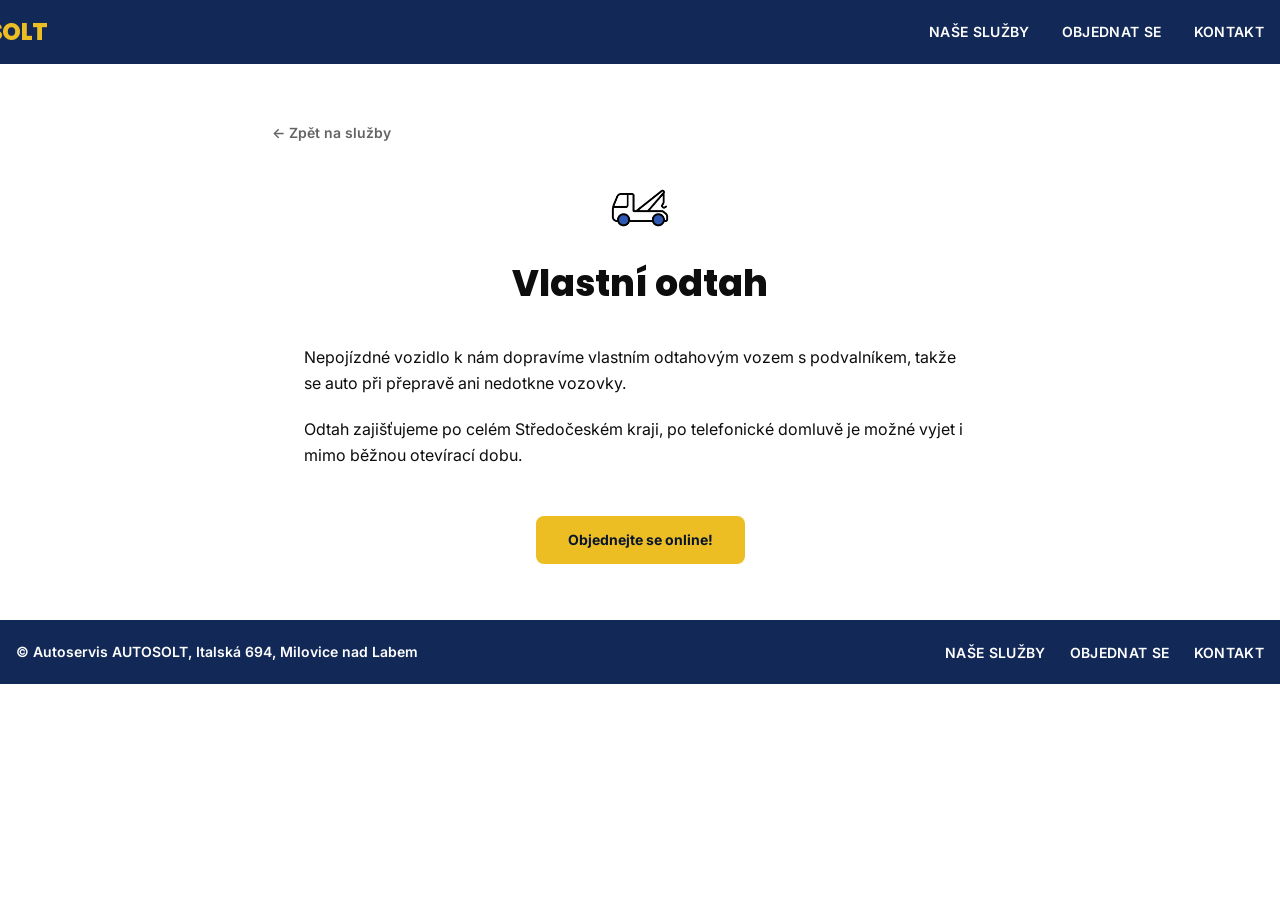
<file: nahled/sluzby/vlastni-odtah/index.html>
<!DOCTYPE html>
<html lang="cs">
<head>
<meta charset="UTF-8">
<meta name="viewport" content="width=device-width, initial-scale=1.0">
<title>Vlastní odtah – AXE Motors</title>
<link rel="preconnect" href="https://fonts.googleapis.com">
<link rel="preconnect" href="https://fonts.gstatic.com" crossorigin>
<link href="https://fonts.googleapis.com/css2?family=Inter:wght@400;500;600;700&family=Poppins:wght@500;600;700;800&display=swap" rel="stylesheet">
<style>
/*! tailwindcss v4.3.3 | MIT License | https://tailwindcss.com */
@layer properties;
@layer theme, base, components, utilities;
@layer theme {
  :root, :host {
    --font-mono: ui-monospace, SFMono-Regular, Menlo, Monaco, Consolas, "Liberation Mono",
      "Courier New", monospace;
    --color-neutral-300: oklch(87% 0 none);
    --color-neutral-800: oklch(26.9% 0 none);
    --color-neutral-900: oklch(20.5% 0 none);
    --color-black: #000;
    --color-white: #fff;
    --spacing: 0.25rem;
    --container-md: 28rem;
    --container-lg: 32rem;
    --container-2xl: 42rem;
    --container-3xl: 48rem;
    --container-5xl: 64rem;
    --container-6xl: 72rem;
    --container-7xl: 80rem;
    --text-xs: 0.75rem;
    --text-xs--line-height: calc(1 / 0.75);
    --text-sm: 0.875rem;
    --text-sm--line-height: calc(1.25 / 0.875);
    --text-base: 1rem;
    --text-base--line-height: calc(1.5 / 1);
    --text-lg: 1.125rem;
    --text-lg--line-height: calc(1.75 / 1.125);
    --text-2xl: 1.5rem;
    --text-2xl--line-height: calc(2 / 1.5);
    --text-3xl: 1.875rem;
    --text-3xl--line-height: calc(2.25 / 1.875);
    --text-4xl: 2.25rem;
    --text-4xl--line-height: calc(2.5 / 2.25);
    --font-weight-light: 300;
    --font-weight-medium: 500;
    --font-weight-semibold: 600;
    --font-weight-bold: 700;
    --font-weight-extrabold: 800;
    --tracking-tight: -0.025em;
    --tracking-wide: 0.025em;
    --leading-tight: 1.25;
    --leading-snug: 1.375;
    --leading-relaxed: 1.625;
    --radius-md: calc(var(--radius) * 0.8);
    --ease-in-out: cubic-bezier(0.4, 0, 0.2, 1);
    --default-transition-duration: 150ms;
    --default-transition-timing-function: cubic-bezier(0.4, 0, 0.2, 1);
    --default-font-family: var(--font-inter);
    --default-mono-font-family: var(--font-mono);
  }
}
@layer base {
  *, ::after, ::before, ::backdrop, ::file-selector-button {
    box-sizing: border-box;
    margin: 0;
    padding: 0;
    border: 0 solid;
  }
  html, :host {
    line-height: 1.5;
    -webkit-text-size-adjust: 100%;
    tab-size: 4;
    font-family: var(--default-font-family, -apple-system, BlinkMacSystemFont, "Segoe UI", Roboto, "Helvetica Neue", "Noto Sans", Arial, sans-serif, "Apple Color Emoji", "Segoe UI Emoji", "Segoe UI Symbol", "Noto Color Emoji");
    font-feature-settings: var(--default-font-feature-settings, normal);
    font-variation-settings: var(--default-font-variation-settings, normal);
    -webkit-tap-highlight-color: transparent;
  }
  hr {
    height: 0;
    color: inherit;
    border-top-width: 1px;
  }
  abbr:where([title]) {
    -webkit-text-decoration: underline dotted;
    text-decoration: underline dotted;
  }
  h1, h2, h3, h4, h5, h6 {
    font-size: inherit;
    font-weight: inherit;
  }
  a {
    color: inherit;
    -webkit-text-decoration: inherit;
    text-decoration: inherit;
  }
  b, strong {
    font-weight: bolder;
  }
  code, kbd, samp, pre {
    font-family: var(--default-mono-font-family, ui-monospace, SFMono-Regular, Menlo, Monaco, Consolas, "Liberation Mono", "Courier New", monospace);
    font-feature-settings: var(--default-mono-font-feature-settings, normal);
    font-variation-settings: var(--default-mono-font-variation-settings, normal);
    font-size: 1em;
  }
  small {
    font-size: 80%;
  }
  sub, sup {
    font-size: 75%;
    line-height: 0;
    position: relative;
    vertical-align: baseline;
  }
  sub {
    bottom: -0.25em;
  }
  sup {
    top: -0.5em;
  }
  table {
    text-indent: 0;
    border-color: inherit;
    border-collapse: collapse;
  }
  :-moz-focusring:where(:not(iframe)) {
    outline: auto;
  }
  progress {
    vertical-align: baseline;
  }
  summary {
    display: list-item;
  }
  ol, ul, menu {
    list-style: none;
  }
  img, svg, video, canvas, audio, iframe, embed, object {
    display: block;
    vertical-align: middle;
  }
  img, video {
    max-width: 100%;
    height: auto;
  }
  button, input, select, optgroup, textarea, ::file-selector-button {
    font: inherit;
    font-feature-settings: inherit;
    font-variation-settings: inherit;
    letter-spacing: inherit;
    color: inherit;
    border-radius: 0;
    background-color: transparent;
    opacity: 1;
  }
  :where(select:is([multiple], [size])) optgroup {
    font-weight: bolder;
  }
  :where(select:is([multiple], [size])) optgroup option {
    padding-inline-start: 20px;
  }
  ::file-selector-button {
    margin-inline-end: 4px;
  }
  ::placeholder {
    opacity: 1;
  }
  @supports (not (-webkit-appearance: -apple-pay-button))  or (contain-intrinsic-size: 1px) {
    ::placeholder {
      color: currentcolor;
      @supports (color: color-mix(in lab, red, red)) {
        color: color-mix(in oklab, currentcolor 50%, transparent);
      }
    }
  }
  textarea {
    resize: vertical;
  }
  ::-webkit-search-decoration {
    -webkit-appearance: none;
  }
  ::-webkit-date-and-time-value {
    min-height: 1lh;
    text-align: inherit;
  }
  ::-webkit-datetime-edit {
    display: inline-flex;
  }
  ::-webkit-datetime-edit-fields-wrapper {
    padding: 0;
  }
  ::-webkit-datetime-edit, ::-webkit-datetime-edit-year-field, ::-webkit-datetime-edit-month-field, ::-webkit-datetime-edit-day-field, ::-webkit-datetime-edit-hour-field, ::-webkit-datetime-edit-minute-field, ::-webkit-datetime-edit-second-field, ::-webkit-datetime-edit-millisecond-field, ::-webkit-datetime-edit-meridiem-field {
    padding-block: 0;
  }
  ::-webkit-calendar-picker-indicator {
    line-height: 1;
  }
  :-moz-ui-invalid {
    box-shadow: none;
  }
  button, input:where([type="button"], [type="reset"], [type="submit"]), ::file-selector-button {
    appearance: button;
  }
  ::-webkit-inner-spin-button, ::-webkit-outer-spin-button {
    height: auto;
  }
  [hidden]:where(:not([hidden="until-found"])) {
    display: none !important;
  }
}
@layer utilities {
  .pointer-events-auto {
    pointer-events: auto;
  }
  .pointer-events-none {
    pointer-events: none;
  }
  .absolute {
    position: absolute;
  }
  .fixed {
    position: fixed;
  }
  .relative {
    position: relative;
  }
  .inset-0 {
    inset: 0px;
  }
  .inset-x-0 {
    inset-inline: 0px;
  }
  .inset-y-0 {
    inset-block: 0px;
  }
  .right-0 {
    right: 0px;
  }
  .bottom-0 {
    bottom: 0px;
  }
  .z-0 {
    z-index: 0;
  }
  .z-10 {
    z-index: 10;
  }
  .z-20 {
    z-index: 20;
  }
  .mx-auto {
    margin-inline: auto;
  }
  .mt-1 {
    margin-top: var(--spacing);
  }
  .mt-1\.5 {
    margin-top: calc(var(--spacing) * 1.5);
  }
  .mt-2 {
    margin-top: calc(var(--spacing) * 2);
  }
  .mt-3 {
    margin-top: calc(var(--spacing) * 3);
  }
  .mt-4 {
    margin-top: calc(var(--spacing) * 4);
  }
  .mt-5 {
    margin-top: calc(var(--spacing) * 5);
  }
  .mt-6 {
    margin-top: calc(var(--spacing) * 6);
  }
  .mt-8 {
    margin-top: calc(var(--spacing) * 8);
  }
  .mt-10 {
    margin-top: calc(var(--spacing) * 10);
  }
  .mt-12 {
    margin-top: calc(var(--spacing) * 12);
  }
  .mt-14 {
    margin-top: calc(var(--spacing) * 14);
  }
  .mb-4 {
    margin-bottom: calc(var(--spacing) * 4);
  }
  .block {
    display: block;
  }
  .flex {
    display: flex;
  }
  .grid {
    display: grid;
  }
  .hidden {
    display: none;
  }
  .inline-flex {
    display: inline-flex;
  }
  .size-6 {
    width: calc(var(--spacing) * 6);
    height: calc(var(--spacing) * 6);
  }
  .size-7 {
    width: calc(var(--spacing) * 7);
    height: calc(var(--spacing) * 7);
  }
  .size-8 {
    width: calc(var(--spacing) * 8);
    height: calc(var(--spacing) * 8);
  }
  .size-9 {
    width: calc(var(--spacing) * 9);
    height: calc(var(--spacing) * 9);
  }
  .h-4 {
    height: calc(var(--spacing) * 4);
  }
  .h-6 {
    height: calc(var(--spacing) * 6);
  }
  .h-7 {
    height: calc(var(--spacing) * 7);
  }
  .h-8 {
    height: calc(var(--spacing) * 8);
  }
  .h-9 {
    height: calc(var(--spacing) * 9);
  }
  .h-20 {
    height: calc(var(--spacing) * 20);
  }
  .h-56 {
    height: calc(var(--spacing) * 56);
  }
  .h-72 {
    height: calc(var(--spacing) * 72);
  }
  .h-full {
    height: 100%;
  }
  .max-h-0 {
    max-height: 0px;
  }
  .max-h-96 {
    max-height: calc(var(--spacing) * 96);
  }
  .w-4 {
    width: calc(var(--spacing) * 4);
  }
  .w-6 {
    width: calc(var(--spacing) * 6);
  }
  .w-20 {
    width: calc(var(--spacing) * 20);
  }
  .w-\[58\%\] {
    width: 58%;
  }
  .w-\[85\%\] {
    width: 85%;
  }
  .w-fit {
    width: fit-content;
  }
  .w-full {
    width: 100%;
  }
  .max-w-2xl {
    max-width: var(--container-2xl);
  }
  .max-w-3xl {
    max-width: var(--container-3xl);
  }
  .max-w-5xl {
    max-width: var(--container-5xl);
  }
  .max-w-6xl {
    max-width: var(--container-6xl);
  }
  .max-w-7xl {
    max-width: var(--container-7xl);
  }
  .max-w-\[11rem\] {
    max-width: 11rem;
  }
  .max-w-lg {
    max-width: var(--container-lg);
  }
  .max-w-md {
    max-width: var(--container-md);
  }
  .flex-1 {
    flex: 1;
  }
  .shrink-0 {
    flex-shrink: 0;
  }
  .transform {
    transform: var(--tw-rotate-x,) var(--tw-rotate-y,) var(--tw-rotate-z,) var(--tw-skew-x,) var(--tw-skew-y,);
  }
  .snap-x {
    scroll-snap-type: x var(--tw-scroll-snap-strictness);
  }
  .snap-mandatory {
    --tw-scroll-snap-strictness: mandatory;
  }
  .snap-start {
    scroll-snap-align: start;
  }
  .scroll-mt-4 {
    scroll-margin-top: calc(var(--spacing) * 4);
  }
  .\[scrollbar-width\:thin\] {
    scrollbar-width: thin;
  }
  .list-inside {
    list-style-position: inside;
  }
  .list-disc {
    list-style-type: disc;
  }
  .grid-cols-1 {
    grid-template-columns: repeat(1, minmax(0, 1fr));
  }
  .grid-cols-2 {
    grid-template-columns: repeat(2, minmax(0, 1fr));
  }
  .flex-col {
    flex-direction: column;
  }
  .flex-wrap {
    flex-wrap: wrap;
  }
  .items-center {
    align-items: center;
  }
  .items-start {
    align-items: flex-start;
  }
  .justify-between {
    justify-content: space-between;
  }
  .justify-center {
    justify-content: center;
  }
  .gap-1 {
    gap: var(--spacing);
  }
  .gap-1\.5 {
    gap: calc(var(--spacing) * 1.5);
  }
  .gap-2 {
    gap: calc(var(--spacing) * 2);
  }
  .gap-3 {
    gap: calc(var(--spacing) * 3);
  }
  .gap-4 {
    gap: calc(var(--spacing) * 4);
  }
  .gap-5 {
    gap: calc(var(--spacing) * 5);
  }
  .gap-6 {
    gap: calc(var(--spacing) * 6);
  }
  .gap-8 {
    gap: calc(var(--spacing) * 8);
  }
  .gap-10 {
    gap: calc(var(--spacing) * 10);
  }
  :where(.space-y-1 > :not(:last-child)) {
    --tw-space-y-reverse: 0;
    margin-block-start: calc(var(--spacing) * var(--tw-space-y-reverse));
    margin-block-end: calc(var(--spacing) * calc(1 - var(--tw-space-y-reverse)));
  }
  :where(.space-y-5 > :not(:last-child)) {
    --tw-space-y-reverse: 0;
    margin-block-start: calc(calc(var(--spacing) * 5) * var(--tw-space-y-reverse));
    margin-block-end: calc(calc(var(--spacing) * 5) * calc(1 - var(--tw-space-y-reverse)));
  }
  :where(.space-y-6 > :not(:last-child)) {
    --tw-space-y-reverse: 0;
    margin-block-start: calc(calc(var(--spacing) * 6) * var(--tw-space-y-reverse));
    margin-block-end: calc(calc(var(--spacing) * 6) * calc(1 - var(--tw-space-y-reverse)));
  }
  .gap-x-4 {
    column-gap: calc(var(--spacing) * 4);
  }
  .gap-x-6 {
    column-gap: calc(var(--spacing) * 6);
  }
  .gap-x-8 {
    column-gap: calc(var(--spacing) * 8);
  }
  .gap-y-1 {
    row-gap: var(--spacing);
  }
  .gap-y-2 {
    row-gap: calc(var(--spacing) * 2);
  }
  .gap-y-14 {
    row-gap: calc(var(--spacing) * 14);
  }
  .overflow-hidden {
    overflow: hidden;
  }
  .overflow-x-auto {
    overflow-x: auto;
  }
  .scroll-smooth {
    scroll-behavior: smooth;
  }
  .rounded {
    border-radius: 0.25rem;
  }
  .rounded-\[min\(var\(--radius-md\)\,10px\)\] {
    border-radius: min(var(--radius-md), 10px);
  }
  .rounded-\[min\(var\(--radius-md\)\,12px\)\] {
    border-radius: min(var(--radius-md), 12px);
  }
  .rounded-full {
    border-radius: calc(infinity * 1px);
  }
  .rounded-lg {
    border-radius: var(--radius);
  }
  .rounded-md {
    border-radius: calc(var(--radius) * 0.8);
  }
  .rounded-xl {
    border-radius: calc(var(--radius) * 1.4);
  }
  .border {
    border-style: var(--tw-border-style);
    border-width: 1px;
  }
  .border-t {
    border-top-style: var(--tw-border-style);
    border-top-width: 1px;
  }
  .border-border {
    border-color: var(--border);
  }
  .border-transparent {
    border-color: transparent;
  }
  .border-white\/15 {
    border-color: color-mix(in srgb, #fff 15%, transparent);
    @supports (color: color-mix(in lab, red, red)) {
      border-color: color-mix(in oklab, var(--color-white) 15%, transparent);
    }
  }
  .bg-background {
    background-color: var(--background);
  }
  .bg-black\/40 {
    background-color: color-mix(in srgb, #000 40%, transparent);
    @supports (color: color-mix(in lab, red, red)) {
      background-color: color-mix(in oklab, var(--color-black) 40%, transparent);
    }
  }
  .bg-cta {
    background-color: var(--cta);
  }
  .bg-destructive\/10 {
    background-color: var(--destructive);
    @supports (color: color-mix(in lab, red, red)) {
      background-color: color-mix(in oklab, var(--destructive) 10%, transparent);
    }
  }
  .bg-muted {
    background-color: var(--muted);
  }
  .bg-neutral-900 {
    background-color: var(--color-neutral-900);
  }
  .bg-primary {
    background-color: var(--primary);
  }
  .bg-secondary {
    background-color: var(--secondary);
  }
  .bg-gradient-to-t {
    --tw-gradient-position: to top in oklab;
    background-image: linear-gradient(var(--tw-gradient-stops));
  }
  .from-black\/20 {
    --tw-gradient-from: color-mix(in srgb, #000 20%, transparent);
    @supports (color: color-mix(in lab, red, red)) {
      --tw-gradient-from: color-mix(in oklab, var(--color-black) 20%, transparent);
    }
    --tw-gradient-stops: var(--tw-gradient-via-stops, var(--tw-gradient-position), var(--tw-gradient-from) var(--tw-gradient-from-position), var(--tw-gradient-to) var(--tw-gradient-to-position));
  }
  .to-transparent {
    --tw-gradient-to: transparent;
    --tw-gradient-stops: var(--tw-gradient-via-stops, var(--tw-gradient-position), var(--tw-gradient-from) var(--tw-gradient-from-position), var(--tw-gradient-to) var(--tw-gradient-to-position));
  }
  .bg-clip-padding {
    background-clip: padding-box;
  }
  .object-contain {
    object-fit: contain;
  }
  .object-cover {
    object-fit: cover;
  }
  .p-2 {
    padding: calc(var(--spacing) * 2);
  }
  .p-6 {
    padding: calc(var(--spacing) * 6);
  }
  .px-2 {
    padding-inline: calc(var(--spacing) * 2);
  }
  .px-2\.5 {
    padding-inline: calc(var(--spacing) * 2.5);
  }
  .px-3 {
    padding-inline: calc(var(--spacing) * 3);
  }
  .px-4 {
    padding-inline: calc(var(--spacing) * 4);
  }
  .px-5 {
    padding-inline: calc(var(--spacing) * 5);
  }
  .px-7 {
    padding-inline: calc(var(--spacing) * 7);
  }
  .px-8 {
    padding-inline: calc(var(--spacing) * 8);
  }
  .py-1\.5 {
    padding-block: calc(var(--spacing) * 1.5);
  }
  .py-2 {
    padding-block: calc(var(--spacing) * 2);
  }
  .py-2\.5 {
    padding-block: calc(var(--spacing) * 2.5);
  }
  .py-3 {
    padding-block: calc(var(--spacing) * 3);
  }
  .py-3\.5 {
    padding-block: calc(var(--spacing) * 3.5);
  }
  .py-4 {
    padding-block: calc(var(--spacing) * 4);
  }
  .py-5 {
    padding-block: calc(var(--spacing) * 5);
  }
  .py-6 {
    padding-block: calc(var(--spacing) * 6);
  }
  .py-10 {
    padding-block: calc(var(--spacing) * 10);
  }
  .py-14 {
    padding-block: calc(var(--spacing) * 14);
  }
  .py-16 {
    padding-block: calc(var(--spacing) * 16);
  }
  .pt-2 {
    padding-top: calc(var(--spacing) * 2);
  }
  .pb-4 {
    padding-bottom: calc(var(--spacing) * 4);
  }
  .pb-6 {
    padding-bottom: calc(var(--spacing) * 6);
  }
  .text-center {
    text-align: center;
  }
  .text-left {
    text-align: left;
  }
  .font-heading {
    font-family: var(--font-poppins);
  }
  .font-sans {
    font-family: var(--font-inter);
  }
  .text-2xl {
    font-size: var(--text-2xl);
    line-height: var(--tw-leading, var(--text-2xl--line-height));
  }
  .text-3xl {
    font-size: var(--text-3xl);
    line-height: var(--tw-leading, var(--text-3xl--line-height));
  }
  .text-base {
    font-size: var(--text-base);
    line-height: var(--tw-leading, var(--text-base--line-height));
  }
  .text-lg {
    font-size: var(--text-lg);
    line-height: var(--tw-leading, var(--text-lg--line-height));
  }
  .text-sm {
    font-size: var(--text-sm);
    line-height: var(--tw-leading, var(--text-sm--line-height));
  }
  .text-xs {
    font-size: var(--text-xs);
    line-height: var(--tw-leading, var(--text-xs--line-height));
  }
  .text-\[0\.8rem\] {
    font-size: 0.8rem;
  }
  .leading-relaxed {
    --tw-leading: var(--leading-relaxed);
    line-height: var(--leading-relaxed);
  }
  .leading-snug {
    --tw-leading: var(--leading-snug);
    line-height: var(--leading-snug);
  }
  .leading-tight {
    --tw-leading: var(--leading-tight);
    line-height: var(--leading-tight);
  }
  .font-bold {
    --tw-font-weight: var(--font-weight-bold);
    font-weight: var(--font-weight-bold);
  }
  .font-extrabold {
    --tw-font-weight: var(--font-weight-extrabold);
    font-weight: var(--font-weight-extrabold);
  }
  .font-light {
    --tw-font-weight: var(--font-weight-light);
    font-weight: var(--font-weight-light);
  }
  .font-medium {
    --tw-font-weight: var(--font-weight-medium);
    font-weight: var(--font-weight-medium);
  }
  .font-semibold {
    --tw-font-weight: var(--font-weight-semibold);
    font-weight: var(--font-weight-semibold);
  }
  .tracking-tight {
    --tw-tracking: var(--tracking-tight);
    letter-spacing: var(--tracking-tight);
  }
  .tracking-wide {
    --tw-tracking: var(--tracking-wide);
    letter-spacing: var(--tracking-wide);
  }
  .text-balance {
    text-wrap: balance;
  }
  .text-pretty {
    text-wrap: pretty;
  }
  .whitespace-nowrap {
    white-space: nowrap;
  }
  .text-cta {
    color: var(--cta);
  }
  .text-cta-foreground {
    color: var(--cta-foreground);
  }
  .text-destructive {
    color: var(--destructive);
  }
  .text-foreground {
    color: var(--foreground);
  }
  .text-muted-foreground {
    color: var(--muted-foreground);
  }
  .text-neutral-300 {
    color: var(--color-neutral-300);
  }
  .text-primary {
    color: var(--primary);
  }
  .text-primary-foreground {
    color: var(--primary-foreground);
  }
  .text-secondary-foreground {
    color: var(--secondary-foreground);
  }
  .text-white {
    color: var(--color-white);
  }
  .uppercase {
    text-transform: uppercase;
  }
  .underline {
    text-decoration-line: underline;
  }
  .underline-offset-4 {
    text-underline-offset: 4px;
  }
  .antialiased {
    -webkit-font-smoothing: antialiased;
    -moz-osx-font-smoothing: grayscale;
  }
  .accent-primary {
    accent-color: var(--primary);
  }
  .opacity-0 {
    opacity: 0%;
  }
  .opacity-100 {
    opacity: 100%;
  }
  .shadow-sm {
    --tw-shadow: 0 1px 3px 0 var(--tw-shadow-color, rgb(0 0 0 / 0.1)), 0 1px 2px -1px var(--tw-shadow-color, rgb(0 0 0 / 0.1));
    box-shadow: var(--tw-inset-shadow), var(--tw-inset-ring-shadow), var(--tw-ring-offset-shadow), var(--tw-ring-shadow), var(--tw-shadow);
  }
  .outline {
    outline-style: var(--tw-outline-style);
    outline-width: 1px;
  }
  .transition-all {
    transition-property: all;
    transition-timing-function: var(--tw-ease, var(--default-transition-timing-function));
    transition-duration: var(--tw-duration, var(--default-transition-duration));
  }
  .transition-colors {
    transition-property: color, background-color, border-color, outline-color, text-decoration-color, fill, stroke, --tw-gradient-from, --tw-gradient-via, --tw-gradient-to;
    transition-timing-function: var(--tw-ease, var(--default-transition-timing-function));
    transition-duration: var(--tw-duration, var(--default-transition-duration));
  }
  .transition-opacity {
    transition-property: opacity;
    transition-timing-function: var(--tw-ease, var(--default-transition-timing-function));
    transition-duration: var(--tw-duration, var(--default-transition-duration));
  }
  .transition-transform {
    transition-property: transform, translate, scale, rotate;
    transition-timing-function: var(--tw-ease, var(--default-transition-timing-function));
    transition-duration: var(--tw-duration, var(--default-transition-duration));
  }
  .duration-150 {
    --tw-duration: 150ms;
    transition-duration: 150ms;
  }
  .duration-300 {
    --tw-duration: 300ms;
    transition-duration: 300ms;
  }
  .ease-in-out {
    --tw-ease: var(--ease-in-out);
    transition-timing-function: var(--ease-in-out);
  }
  .outline-none {
    --tw-outline-style: none;
    outline-style: none;
  }
  .select-none {
    -webkit-user-select: none;
    user-select: none;
  }
  @media (hover: hover) {
    .group-hover\:scale-105:is(:where(.group):hover *) {
      --tw-scale-x: 105%;
      --tw-scale-y: 105%;
      --tw-scale-z: 105%;
      scale: var(--tw-scale-x) var(--tw-scale-y);
    }
    .group-hover\:text-primary:is(:where(.group):hover *) {
      color: var(--primary);
    }
  }
  .placeholder\:text-muted-foreground::placeholder {
    color: var(--muted-foreground);
  }
  @media (hover: hover) {
    .hover\:bg-destructive\/20:hover {
      background-color: var(--destructive);
    }
    @supports (color: color-mix(in lab, red, red)) {
      .hover\:bg-destructive\/20:hover {
        background-color: color-mix(in oklab, var(--destructive) 20%, transparent);
      }
    }
    .hover\:bg-muted:hover {
      background-color: var(--muted);
    }
    .hover\:bg-neutral-800:hover {
      background-color: var(--color-neutral-800);
    }
    .hover\:bg-secondary\/80:hover {
      background-color: var(--secondary);
    }
    @supports (color: color-mix(in lab, red, red)) {
      .hover\:bg-secondary\/80:hover {
        background-color: color-mix(in oklab, var(--secondary) 80%, transparent);
      }
    }
    .hover\:bg-white\/10:hover {
      background-color: color-mix(in srgb, #fff 10%, transparent);
    }
    @supports (color: color-mix(in lab, red, red)) {
      .hover\:bg-white\/10:hover {
        background-color: color-mix(in oklab, var(--color-white) 10%, transparent);
      }
    }
    .hover\:text-cta:hover {
      color: var(--cta);
    }
    .hover\:text-foreground:hover {
      color: var(--foreground);
    }
    .hover\:text-primary:hover {
      color: var(--primary);
    }
    .hover\:underline:hover {
      text-decoration-line: underline;
    }
    .hover\:opacity-80:hover {
      opacity: 80%;
    }
    .hover\:brightness-95:hover {
      --tw-brightness: brightness(95%);
      filter: var(--tw-blur,) var(--tw-brightness,) var(--tw-contrast,) var(--tw-grayscale,) var(--tw-hue-rotate,) var(--tw-invert,) var(--tw-saturate,) var(--tw-sepia,) var(--tw-drop-shadow,);
    }
  }
  .focus\:border-primary:focus {
    border-color: var(--primary);
  }
  .focus-visible\:border-destructive\/40:focus-visible {
    border-color: var(--destructive);
    @supports (color: color-mix(in lab, red, red)) {
      border-color: color-mix(in oklab, var(--destructive) 40%, transparent);
    }
  }
  .focus-visible\:border-ring:focus-visible {
    border-color: var(--ring);
  }
  .focus-visible\:ring-3:focus-visible {
    --tw-ring-shadow: var(--tw-ring-inset,) 0 0 0 calc(3px + var(--tw-ring-offset-width)) var(--tw-ring-color, currentcolor);
    box-shadow: var(--tw-inset-shadow), var(--tw-inset-ring-shadow), var(--tw-ring-offset-shadow), var(--tw-ring-shadow), var(--tw-shadow);
  }
  .focus-visible\:ring-destructive\/20:focus-visible {
    --tw-ring-color: var(--destructive);
    @supports (color: color-mix(in lab, red, red)) {
      --tw-ring-color: color-mix(in oklab, var(--destructive) 20%, transparent);
    }
  }
  .focus-visible\:ring-ring\/50:focus-visible {
    --tw-ring-color: var(--ring);
    @supports (color: color-mix(in lab, red, red)) {
      --tw-ring-color: color-mix(in oklab, var(--ring) 50%, transparent);
    }
  }
  .active\:bg-white\/20:active {
    background-color: color-mix(in srgb, #fff 20%, transparent);
    @supports (color: color-mix(in lab, red, red)) {
      background-color: color-mix(in oklab, var(--color-white) 20%, transparent);
    }
  }
  .active\:not-aria-\[haspopup\]\:translate-y-px:active:not([aria-haspopup]) {
    --tw-translate-y: 1px;
    translate: var(--tw-translate-x) var(--tw-translate-y);
  }
  .disabled\:pointer-events-none:disabled {
    pointer-events: none;
  }
  .disabled\:opacity-50:disabled {
    opacity: 50%;
  }
  :where([data-slot="button-group"]) .in-data-\[slot\=button-group\]\:rounded-lg {
    border-radius: var(--radius);
  }
  .has-data-\[icon\=inline-end\]\:pr-1\.5:has([data-icon="inline-end"]) {
    padding-right: calc(var(--spacing) * 1.5);
  }
  .has-data-\[icon\=inline-end\]\:pr-2:has([data-icon="inline-end"]) {
    padding-right: calc(var(--spacing) * 2);
  }
  .has-data-\[icon\=inline-start\]\:pl-1\.5:has([data-icon="inline-start"]) {
    padding-left: calc(var(--spacing) * 1.5);
  }
  .has-data-\[icon\=inline-start\]\:pl-2:has([data-icon="inline-start"]) {
    padding-left: calc(var(--spacing) * 2);
  }
  .aria-expanded\:bg-muted[aria-expanded="true"] {
    background-color: var(--muted);
  }
  .aria-expanded\:bg-secondary[aria-expanded="true"] {
    background-color: var(--secondary);
  }
  .aria-expanded\:text-foreground[aria-expanded="true"] {
    color: var(--foreground);
  }
  .aria-expanded\:text-secondary-foreground[aria-expanded="true"] {
    color: var(--secondary-foreground);
  }
  .aria-invalid\:border-destructive[aria-invalid="true"] {
    border-color: var(--destructive);
  }
  .aria-invalid\:ring-3[aria-invalid="true"] {
    --tw-ring-shadow: var(--tw-ring-inset,) 0 0 0 calc(3px + var(--tw-ring-offset-width)) var(--tw-ring-color, currentcolor);
    box-shadow: var(--tw-inset-shadow), var(--tw-inset-ring-shadow), var(--tw-ring-offset-shadow), var(--tw-ring-shadow), var(--tw-shadow);
  }
  .aria-invalid\:ring-destructive\/20[aria-invalid="true"] {
    --tw-ring-color: var(--destructive);
    @supports (color: color-mix(in lab, red, red)) {
      --tw-ring-color: color-mix(in oklab, var(--destructive) 20%, transparent);
    }
  }
  @media (width >= 40rem) {
    .sm\:col-span-1 {
      grid-column: span 1 / span 1;
    }
    .sm\:col-span-2 {
      grid-column: span 2 / span 2;
    }
    .sm\:block {
      display: block;
    }
    .sm\:inline {
      display: inline;
    }
    .sm\:h-24 {
      height: calc(var(--spacing) * 24);
    }
    .sm\:h-72 {
      height: calc(var(--spacing) * 72);
    }
    .sm\:w-24 {
      width: calc(var(--spacing) * 24);
    }
    .sm\:w-\[46\%\] {
      width: 46%;
    }
    .sm\:w-auto {
      width: auto;
    }
    .sm\:grid-cols-2 {
      grid-template-columns: repeat(2, minmax(0, 1fr));
    }
    .sm\:grid-cols-4 {
      grid-template-columns: repeat(4, minmax(0, 1fr));
    }
    .sm\:flex-row {
      flex-direction: row;
    }
    .sm\:gap-6 {
      gap: calc(var(--spacing) * 6);
    }
    .sm\:p-8 {
      padding: calc(var(--spacing) * 8);
    }
    .sm\:px-6 {
      padding-inline: calc(var(--spacing) * 6);
    }
    .sm\:py-2\.5 {
      padding-block: calc(var(--spacing) * 2.5);
    }
    .sm\:text-2xl {
      font-size: var(--text-2xl);
      line-height: var(--tw-leading, var(--text-2xl--line-height));
    }
    .sm\:text-3xl {
      font-size: var(--text-3xl);
      line-height: var(--tw-leading, var(--text-3xl--line-height));
    }
    .sm\:text-4xl {
      font-size: var(--text-4xl);
      line-height: var(--tw-leading, var(--text-4xl--line-height));
    }
    .sm\:text-sm {
      font-size: var(--text-sm);
      line-height: var(--tw-leading, var(--text-sm--line-height));
    }
  }
  @media (width >= 48rem) {
    .md\:flex {
      display: flex;
    }
    .md\:hidden {
      display: none;
    }
    .md\:grid-cols-2 {
      grid-template-columns: repeat(2, minmax(0, 1fr));
    }
    .md\:flex-row {
      flex-direction: row;
    }
    .md\:items-start {
      align-items: flex-start;
    }
    .md\:justify-between {
      justify-content: space-between;
    }
    .md\:pl-8 {
      padding-left: calc(var(--spacing) * 8);
    }
    .md\:text-left {
      text-align: left;
    }
  }
  @media (width >= 64rem) {
    .lg\:mx-0 {
      margin-inline: 0px;
    }
    .lg\:-ml-\[clamp\(1rem\,7vw\,9rem\)\] {
      margin-left: calc(clamp(1rem, 7vw, 9rem) * -1);
    }
    .lg\:block {
      display: block;
    }
    .lg\:hidden {
      display: none;
    }
    .lg\:w-\[31\%\] {
      width: 31%;
    }
    .lg\:grid-cols-2 {
      grid-template-columns: repeat(2, minmax(0, 1fr));
    }
    .lg\:justify-start {
      justify-content: flex-start;
    }
    .lg\:gap-6 {
      gap: calc(var(--spacing) * 6);
    }
    .lg\:py-14 {
      padding-block: calc(var(--spacing) * 14);
    }
    .lg\:text-left {
      text-align: left;
    }
  }
  .dark\:border-input:is(.dark *) {
    border-color: var(--input);
  }
  .dark\:bg-destructive\/20:is(.dark *) {
    background-color: var(--destructive);
    @supports (color: color-mix(in lab, red, red)) {
      background-color: color-mix(in oklab, var(--destructive) 20%, transparent);
    }
  }
  .dark\:bg-input\/30:is(.dark *) {
    background-color: var(--input);
    @supports (color: color-mix(in lab, red, red)) {
      background-color: color-mix(in oklab, var(--input) 30%, transparent);
    }
  }
  @media (hover: hover) {
    .dark\:hover\:bg-destructive\/30:is(.dark *):hover {
      background-color: var(--destructive);
    }
    @supports (color: color-mix(in lab, red, red)) {
      .dark\:hover\:bg-destructive\/30:is(.dark *):hover {
        background-color: color-mix(in oklab, var(--destructive) 30%, transparent);
      }
    }
    .dark\:hover\:bg-input\/50:is(.dark *):hover {
      background-color: var(--input);
    }
    @supports (color: color-mix(in lab, red, red)) {
      .dark\:hover\:bg-input\/50:is(.dark *):hover {
        background-color: color-mix(in oklab, var(--input) 50%, transparent);
      }
    }
    .dark\:hover\:bg-muted\/50:is(.dark *):hover {
      background-color: var(--muted);
    }
    @supports (color: color-mix(in lab, red, red)) {
      .dark\:hover\:bg-muted\/50:is(.dark *):hover {
        background-color: color-mix(in oklab, var(--muted) 50%, transparent);
      }
    }
  }
  .dark\:focus-visible\:ring-destructive\/40:is(.dark *):focus-visible {
    --tw-ring-color: var(--destructive);
    @supports (color: color-mix(in lab, red, red)) {
      --tw-ring-color: color-mix(in oklab, var(--destructive) 40%, transparent);
    }
  }
  .dark\:aria-invalid\:border-destructive\/50:is(.dark *)[aria-invalid="true"] {
    border-color: var(--destructive);
    @supports (color: color-mix(in lab, red, red)) {
      border-color: color-mix(in oklab, var(--destructive) 50%, transparent);
    }
  }
  .dark\:aria-invalid\:ring-destructive\/40:is(.dark *)[aria-invalid="true"] {
    --tw-ring-color: var(--destructive);
    @supports (color: color-mix(in lab, red, red)) {
      --tw-ring-color: color-mix(in oklab, var(--destructive) 40%, transparent);
    }
  }
  .\[\&_svg\]\:pointer-events-none svg {
    pointer-events: none;
  }
  .\[\&_svg\]\:shrink-0 svg {
    flex-shrink: 0;
  }
  .\[\&_svg\:not\(\[class\*\=\'size-\'\]\)\]\:size-3 svg:not([class*='size-']) {
    width: calc(var(--spacing) * 3);
    height: calc(var(--spacing) * 3);
  }
  .\[\&_svg\:not\(\[class\*\=\'size-\'\]\)\]\:size-3\.5 svg:not([class*='size-']) {
    width: calc(var(--spacing) * 3.5);
    height: calc(var(--spacing) * 3.5);
  }
  .\[\&_svg\:not\(\[class\*\=\'size-\'\]\)\]\:size-4 svg:not([class*='size-']) {
    width: calc(var(--spacing) * 4);
    height: calc(var(--spacing) * 4);
  }
  @media (hover: hover) {
    .\[a\]\:hover\:bg-primary\/80:is(a):hover {
      background-color: var(--primary);
    }
    @supports (color: color-mix(in lab, red, red)) {
      .\[a\]\:hover\:bg-primary\/80:is(a):hover {
        background-color: color-mix(in oklab, var(--primary) 80%, transparent);
      }
    }
  }
  [aria-expanded=true] .\[\[aria-expanded\=true\]_\&\]\:block {
    display: block;
  }
  [aria-expanded=true] .\[\[aria-expanded\=true\]_\&\]\:hidden {
    display: none;
  }
}
@property --tw-animation-delay {
  syntax: "*";
  inherits: false;
  initial-value: 0s;
}
@property --tw-animation-direction {
  syntax: "*";
  inherits: false;
  initial-value: normal;
}
@property --tw-animation-duration {
  syntax: "*";
  inherits: false;
}
@property --tw-animation-fill-mode {
  syntax: "*";
  inherits: false;
  initial-value: none;
}
@property --tw-animation-iteration-count {
  syntax: "*";
  inherits: false;
  initial-value: 1;
}
@property --tw-enter-blur {
  syntax: "*";
  inherits: false;
  initial-value: 0;
}
@property --tw-enter-opacity {
  syntax: "*";
  inherits: false;
  initial-value: 1;
}
@property --tw-enter-rotate {
  syntax: "*";
  inherits: false;
  initial-value: 0;
}
@property --tw-enter-scale {
  syntax: "*";
  inherits: false;
  initial-value: 1;
}
@property --tw-enter-translate-x {
  syntax: "*";
  inherits: false;
  initial-value: 0;
}
@property --tw-enter-translate-y {
  syntax: "*";
  inherits: false;
  initial-value: 0;
}
@property --tw-exit-blur {
  syntax: "*";
  inherits: false;
  initial-value: 0;
}
@property --tw-exit-opacity {
  syntax: "*";
  inherits: false;
  initial-value: 1;
}
@property --tw-exit-rotate {
  syntax: "*";
  inherits: false;
  initial-value: 0;
}
@property --tw-exit-scale {
  syntax: "*";
  inherits: false;
  initial-value: 1;
}
@property --tw-exit-translate-x {
  syntax: "*";
  inherits: false;
  initial-value: 0;
}
@property --tw-exit-translate-y {
  syntax: "*";
  inherits: false;
  initial-value: 0;
}
@property --scroll-fade-t {
  syntax: "<length-percentage>";
  inherits: false;
  initial-value: 0px;
}
@property --scroll-fade-b {
  syntax: "<length-percentage>";
  inherits: false;
  initial-value: 0px;
}
@property --scroll-fade-s {
  syntax: "<length-percentage>";
  inherits: false;
  initial-value: 0px;
}
@property --scroll-fade-e {
  syntax: "<length-percentage>";
  inherits: false;
  initial-value: 0px;
}
@property --scroll-fade-mask {
  syntax: "*";
  inherits: false;
}
@property --shimmer-angle {
  syntax: "<angle>";
  inherits: true;
  initial-value: 20deg;
}
@property --shimmer-image {
  syntax: "*";
  inherits: false;
}
@property --shimmer-text-fill {
  syntax: "*";
  inherits: false;
}
@media (prefers-reduced-motion: reduce) {
  .shimmer {
    animation: none;
    background-image: none;
    -webkit-text-fill-color: currentColor;
  }
}
:root {
  color-scheme: light;
  --background: oklch(1 0 0);
  --foreground: oklch(0.16 0 0);
  --card: oklch(1 0 0);
  --card-foreground: oklch(0.16 0 0);
  --popover: oklch(1 0 0);
  --popover-foreground: oklch(0.16 0 0);
  --primary: oklch(0.29 0.09 263);
  --primary-foreground: oklch(1 0 0);
  --cta: oklch(0.82 0.16 90);
  --cta-foreground: oklch(0.2 0.05 260);
  --secondary: oklch(0.15 0 0);
  --secondary-foreground: oklch(1 0 0);
  --muted: oklch(0.96 0 0);
  --muted-foreground: oklch(0.5 0 0);
  --accent: oklch(0.96 0 0);
  --accent-foreground: oklch(0.16 0 0);
  --destructive: oklch(0.556 0.221 27.5);
  --border: oklch(0.9 0 0);
  --input: oklch(0.9 0 0);
  --ring: oklch(0.29 0.09 263);
  --radius: 0.625rem;
}
@layer base {
  * {
    border-color: var(--border);
    outline-color: var(--ring);
    @supports (color: color-mix(in lab, red, red)) {
      outline-color: color-mix(in oklab, var(--ring) 50%, transparent);
    }
  }
  body {
    background-color: var(--background);
    color: var(--foreground);
  }
}
@property --tw-rotate-x {
  syntax: "*";
  inherits: false;
}
@property --tw-rotate-y {
  syntax: "*";
  inherits: false;
}
@property --tw-rotate-z {
  syntax: "*";
  inherits: false;
}
@property --tw-skew-x {
  syntax: "*";
  inherits: false;
}
@property --tw-skew-y {
  syntax: "*";
  inherits: false;
}
@property --tw-scroll-snap-strictness {
  syntax: "*";
  inherits: false;
  initial-value: proximity;
}
@property --tw-space-y-reverse {
  syntax: "*";
  inherits: false;
  initial-value: 0;
}
@property --tw-border-style {
  syntax: "*";
  inherits: false;
  initial-value: solid;
}
@property --tw-gradient-position {
  syntax: "*";
  inherits: false;
}
@property --tw-gradient-from {
  syntax: "<color>";
  inherits: false;
  initial-value: #0000;
}
@property --tw-gradient-via {
  syntax: "<color>";
  inherits: false;
  initial-value: #0000;
}
@property --tw-gradient-to {
  syntax: "<color>";
  inherits: false;
  initial-value: #0000;
}
@property --tw-gradient-stops {
  syntax: "*";
  inherits: false;
}
@property --tw-gradient-via-stops {
  syntax: "*";
  inherits: false;
}
@property --tw-gradient-from-position {
  syntax: "<length-percentage>";
  inherits: false;
  initial-value: 0%;
}
@property --tw-gradient-via-position {
  syntax: "<length-percentage>";
  inherits: false;
  initial-value: 50%;
}
@property --tw-gradient-to-position {
  syntax: "<length-percentage>";
  inherits: false;
  initial-value: 100%;
}
@property --tw-leading {
  syntax: "*";
  inherits: false;
}
@property --tw-font-weight {
  syntax: "*";
  inherits: false;
}
@property --tw-tracking {
  syntax: "*";
  inherits: false;
}
@property --tw-shadow {
  syntax: "*";
  inherits: false;
  initial-value: 0 0 #0000;
}
@property --tw-shadow-color {
  syntax: "*";
  inherits: false;
}
@property --tw-shadow-alpha {
  syntax: "<percentage>";
  inherits: false;
  initial-value: 100%;
}
@property --tw-inset-shadow {
  syntax: "*";
  inherits: false;
  initial-value: 0 0 #0000;
}
@property --tw-inset-shadow-color {
  syntax: "*";
  inherits: false;
}
@property --tw-inset-shadow-alpha {
  syntax: "<percentage>";
  inherits: false;
  initial-value: 100%;
}
@property --tw-ring-color {
  syntax: "*";
  inherits: false;
}
@property --tw-ring-shadow {
  syntax: "*";
  inherits: false;
  initial-value: 0 0 #0000;
}
@property --tw-inset-ring-color {
  syntax: "*";
  inherits: false;
}
@property --tw-inset-ring-shadow {
  syntax: "*";
  inherits: false;
  initial-value: 0 0 #0000;
}
@property --tw-ring-inset {
  syntax: "*";
  inherits: false;
}
@property --tw-ring-offset-width {
  syntax: "<length>";
  inherits: false;
  initial-value: 0px;
}
@property --tw-ring-offset-color {
  syntax: "*";
  inherits: false;
  initial-value: #fff;
}
@property --tw-ring-offset-shadow {
  syntax: "*";
  inherits: false;
  initial-value: 0 0 #0000;
}
@property --tw-outline-style {
  syntax: "*";
  inherits: false;
  initial-value: solid;
}
@property --tw-duration {
  syntax: "*";
  inherits: false;
}
@property --tw-ease {
  syntax: "*";
  inherits: false;
}
@property --tw-scale-x {
  syntax: "*";
  inherits: false;
  initial-value: 1;
}
@property --tw-scale-y {
  syntax: "*";
  inherits: false;
  initial-value: 1;
}
@property --tw-scale-z {
  syntax: "*";
  inherits: false;
  initial-value: 1;
}
@property --tw-blur {
  syntax: "*";
  inherits: false;
}
@property --tw-brightness {
  syntax: "*";
  inherits: false;
}
@property --tw-contrast {
  syntax: "*";
  inherits: false;
}
@property --tw-grayscale {
  syntax: "*";
  inherits: false;
}
@property --tw-hue-rotate {
  syntax: "*";
  inherits: false;
}
@property --tw-invert {
  syntax: "*";
  inherits: false;
}
@property --tw-opacity {
  syntax: "*";
  inherits: false;
}
@property --tw-saturate {
  syntax: "*";
  inherits: false;
}
@property --tw-sepia {
  syntax: "*";
  inherits: false;
}
@property --tw-drop-shadow {
  syntax: "*";
  inherits: false;
}
@property --tw-drop-shadow-color {
  syntax: "*";
  inherits: false;
}
@property --tw-drop-shadow-alpha {
  syntax: "<percentage>";
  inherits: false;
  initial-value: 100%;
}
@property --tw-drop-shadow-size {
  syntax: "*";
  inherits: false;
}
@property --tw-translate-x {
  syntax: "*";
  inherits: false;
  initial-value: 0;
}
@property --tw-translate-y {
  syntax: "*";
  inherits: false;
  initial-value: 0;
}
@property --tw-translate-z {
  syntax: "*";
  inherits: false;
  initial-value: 0;
}
@layer properties {
  @supports ((-webkit-hyphens: none) and (not (margin-trim: inline))) or ((-moz-orient: inline) and (not (color:rgb(from red r g b)))) {
    :root, :host {
      --shimmer-angle: 20deg;
    }
    *, ::before, ::after, ::backdrop {
      --tw-rotate-x: initial;
      --tw-rotate-y: initial;
      --tw-rotate-z: initial;
      --tw-skew-x: initial;
      --tw-skew-y: initial;
      --tw-scroll-snap-strictness: proximity;
      --tw-space-y-reverse: 0;
      --tw-border-style: solid;
      --tw-gradient-position: initial;
      --tw-gradient-from: #0000;
      --tw-gradient-via: #0000;
      --tw-gradient-to: #0000;
      --tw-gradient-stops: initial;
      --tw-gradient-via-stops: initial;
      --tw-gradient-from-position: 0%;
      --tw-gradient-via-position: 50%;
      --tw-gradient-to-position: 100%;
      --tw-leading: initial;
      --tw-font-weight: initial;
      --tw-tracking: initial;
      --tw-shadow: 0 0 #0000;
      --tw-shadow-color: initial;
      --tw-shadow-alpha: 100%;
      --tw-inset-shadow: 0 0 #0000;
      --tw-inset-shadow-color: initial;
      --tw-inset-shadow-alpha: 100%;
      --tw-ring-color: initial;
      --tw-ring-shadow: 0 0 #0000;
      --tw-inset-ring-color: initial;
      --tw-inset-ring-shadow: 0 0 #0000;
      --tw-ring-inset: initial;
      --tw-ring-offset-width: 0px;
      --tw-ring-offset-color: #fff;
      --tw-ring-offset-shadow: 0 0 #0000;
      --tw-outline-style: solid;
      --tw-duration: initial;
      --tw-ease: initial;
      --tw-scale-x: 1;
      --tw-scale-y: 1;
      --tw-scale-z: 1;
      --tw-blur: initial;
      --tw-brightness: initial;
      --tw-contrast: initial;
      --tw-grayscale: initial;
      --tw-hue-rotate: initial;
      --tw-invert: initial;
      --tw-opacity: initial;
      --tw-saturate: initial;
      --tw-sepia: initial;
      --tw-drop-shadow: initial;
      --tw-drop-shadow-color: initial;
      --tw-drop-shadow-alpha: 100%;
      --tw-drop-shadow-size: initial;
      --tw-translate-x: 0;
      --tw-translate-y: 0;
      --tw-translate-z: 0;
      --tw-animation-delay: 0s;
      --tw-animation-direction: normal;
      --tw-animation-duration: initial;
      --tw-animation-fill-mode: none;
      --tw-animation-iteration-count: 1;
      --tw-enter-blur: 0;
      --tw-enter-opacity: 1;
      --tw-enter-rotate: 0;
      --tw-enter-scale: 1;
      --tw-enter-translate-x: 0;
      --tw-enter-translate-y: 0;
      --tw-exit-blur: 0;
      --tw-exit-opacity: 1;
      --tw-exit-rotate: 0;
      --tw-exit-scale: 1;
      --tw-exit-translate-x: 0;
      --tw-exit-translate-y: 0;
      --scroll-fade-t: 0px;
      --scroll-fade-b: 0px;
      --scroll-fade-s: 0px;
      --scroll-fade-e: 0px;
      --scroll-fade-mask: initial;
      --shimmer-image: initial;
      --shimmer-text-fill: initial;
    }
  }
}

body { font-family: 'Inter', system-ui, sans-serif; }
.font-heading { font-family: 'Poppins', system-ui, sans-serif; }
</style>
</head>
<body class="bg-background antialiased">
<link rel="preload" as="image" href="../../images/services/icon-vlastni-odtah.png"/><header class="relative z-20 bg-primary"><div class="mx-auto flex max-w-7xl items-center justify-between gap-6 px-4 py-4"><a href="../../index.html" class="flex items-center lg:-ml-[clamp(1rem,7vw,9rem)]" aria-label="AUTOSOLT – domů"><span class="font-heading text-2xl tracking-tight"><span class="font-light text-white">AUTO</span><span class="font-extrabold text-cta">SOLT</span></span></a><nav class="hidden items-center gap-8 md:flex" aria-label="Hlavní navigace"><a href="../../index.html#sluzby" class="text-sm font-semibold tracking-wide text-white transition-colors hover:text-cta">NAŠE SLUŽBY</a><a href="../../objednejte-se/index.html" class="text-sm font-semibold tracking-wide text-white transition-colors hover:text-cta">OBJEDNAT SE</a><a href="../../index.html#kontakt" class="text-sm font-semibold tracking-wide text-white transition-colors hover:text-cta">KONTAKT</a></nav><button type="button" id="mobile-menu-button" class="inline-flex items-center justify-center rounded-md p-2 text-white transition-colors duration-150 hover:bg-white/10 active:bg-white/20 md:hidden" aria-label="Otevřít menu" aria-expanded="false"><svg xmlns="http://www.w3.org/2000/svg" width="24" height="24" viewBox="0 0 24 24" fill="none" stroke="currentColor" stroke-width="2" stroke-linecap="round" stroke-linejoin="round" class="lucide lucide-menu h-6 w-6 [[aria-expanded=true]_&amp;]:hidden" aria-hidden="true"><path d="M4 5h16"></path><path d="M4 12h16"></path><path d="M4 19h16"></path></svg><svg xmlns="http://www.w3.org/2000/svg" width="24" height="24" viewBox="0 0 24 24" fill="none" stroke="currentColor" stroke-width="2" stroke-linecap="round" stroke-linejoin="round" class="lucide lucide-x hidden h-6 w-6 [[aria-expanded=true]_&amp;]:block" aria-hidden="true"><path d="M18 6 6 18"></path><path d="m6 6 12 12"></path></svg></button></div><div id="mobile-menu-backdrop" aria-hidden="true" class="fixed inset-0 z-10 bg-black/40 transition-opacity duration-300 ease-in-out md:hidden pointer-events-none opacity-0"></div><nav id="mobile-menu" class="relative z-20 overflow-hidden border-t border-white/15 bg-primary transition-all duration-300 ease-in-out md:hidden max-h-0 opacity-0" aria-label="Mobilní navigace"><ul class="flex flex-col px-4 py-3"><li><a href="../../index.html#sluzby" class="block py-2.5 text-sm font-semibold tracking-wide text-white transition-colors hover:text-cta">NAŠE SLUŽBY</a></li><li><a href="../../objednejte-se/index.html" class="block py-2.5 text-sm font-semibold tracking-wide text-white transition-colors hover:text-cta">OBJEDNAT SE</a></li><li><a href="../../index.html#kontakt" class="block py-2.5 text-sm font-semibold tracking-wide text-white transition-colors hover:text-cta">KONTAKT</a></li></ul></nav></header><main><section class="bg-background py-14"><div class="mx-auto max-w-3xl px-4"><a href="../../index.html#sluzby" class="text-sm font-semibold text-muted-foreground hover:text-primary">← Zpět na služby</a><div class="mt-6 flex flex-col items-center text-center"><img src="../../images/services/icon-vlastni-odtah.png" alt="" class="h-20 w-20 object-contain"/><h1 class="mt-4 font-heading text-3xl font-extrabold text-foreground sm:text-4xl">Vlastní odtah</h1></div><div class="mx-auto mt-10 max-w-2xl space-y-5 text-left leading-relaxed text-foreground"><p>Nepojízdné vozidlo k nám dopravíme vlastním odtahovým vozem s podvalníkem, takže se auto při přepravě ani nedotkne vozovky.</p><p>Odtah zajišťujeme po celém Středočeském kraji, po telefonické domluvě je možné vyjet i mimo běžnou otevírací dobu.</p></div><div class="mt-12 flex justify-center"><a href="../../objednejte-se/index.html" class="inline-flex rounded-md bg-cta px-8 py-3.5 text-sm font-bold text-cta-foreground transition-colors hover:brightness-95">Objednejte se online!</a></div></div></section></main><footer class="bg-primary text-primary-foreground"><div class="mx-auto flex max-w-7xl flex-col items-center gap-4 px-4 py-5 text-center md:flex-row md:justify-between md:text-left"><p class="text-sm font-semibold">© Autoservis AUTOSOLT, Italská 694, Milovice nad Labem</p><nav aria-label="Patička"><ul class="flex flex-wrap items-center justify-center gap-x-6 gap-y-2"><li><a href="../../index.html#sluzby" class="text-sm font-semibold tracking-wide transition-opacity hover:opacity-80">NAŠE SLUŽBY</a></li><li><a href="../../objednejte-se/index.html" class="text-sm font-semibold tracking-wide transition-opacity hover:opacity-80">OBJEDNAT SE</a></li><li><a href="../../index.html#kontakt" class="text-sm font-semibold tracking-wide transition-opacity hover:opacity-80">KONTAKT</a></li></ul></nav></div></footer>
<script>
// Stejná logika jako components/site/smooth-scroll.tsx – tady jako čistý JS,
// protože tenhle statický náhled nespouští React na klientovi (jen SSR).
(function () {
  function scrollToHash(hash) {
    var el = document.getElementById(hash.slice(1));
    if (el) el.scrollIntoView({ behavior: 'smooth', block: 'start' });
  }
  if (window.location.hash) {
    var hash = window.location.hash;
    window.scrollTo(0, 0);
    requestAnimationFrame(function () { scrollToHash(hash); });
  }
  document.addEventListener('click', function (e) {
    var link = e.target.closest('a');
    if (!link) return;
    var href = link.getAttribute('href');
    if (!href) return;
    var hashIndex = href.indexOf('#');
    if (hashIndex === -1) return;
    var pathPart = href.slice(0, hashIndex);
    var hashPart = href.slice(hashIndex);
    var isSamePage = pathPart === '' || pathPart === '/' || pathPart === window.location.pathname;
    if (isSamePage && document.getElementById(hashPart.slice(1))) {
      e.preventDefault();
      scrollToHash(hashPart);
      window.history.pushState(null, '', hashPart);
    }
  });

  // Mobilní menu (hamburger) – v reálném nasazeném webu to obstará React
  // (useState v site-header.tsx), tady jde o stejnou logiku v čistém JS,
  // protože tenhle náhled React na klientovi nespouští.
  var menuBtn = document.getElementById('mobile-menu-button');
  var menu = document.getElementById('mobile-menu');
  var backdrop = document.getElementById('mobile-menu-backdrop');
  if (menuBtn && menu) {
    var setOpen = function (isOpen) {
      menuBtn.setAttribute('aria-expanded', String(isOpen));
      menuBtn.setAttribute('aria-label', isOpen ? 'Zavřít menu' : 'Otevřít menu');
      if (isOpen) {
        menu.classList.remove('max-h-0', 'opacity-0');
        menu.classList.add('max-h-96', 'opacity-100');
      } else {
        menu.classList.remove('max-h-96', 'opacity-100');
        menu.classList.add('max-h-0', 'opacity-0');
      }
      if (backdrop) {
        backdrop.classList.toggle('opacity-100', isOpen);
        backdrop.classList.toggle('pointer-events-auto', isOpen);
        backdrop.classList.toggle('opacity-0', !isOpen);
        backdrop.classList.toggle('pointer-events-none', !isOpen);
      }
    };
    menuBtn.addEventListener('click', function () {
      setOpen(menuBtn.getAttribute('aria-expanded') !== 'true');
    });
    if (backdrop) backdrop.addEventListener('click', function () { setOpen(false); });
    menu.querySelectorAll('a').forEach(function (a) {
      a.addEventListener('click', function () { setOpen(false); });
    });
  }
})();
</script>
</body>
</html>
</file>
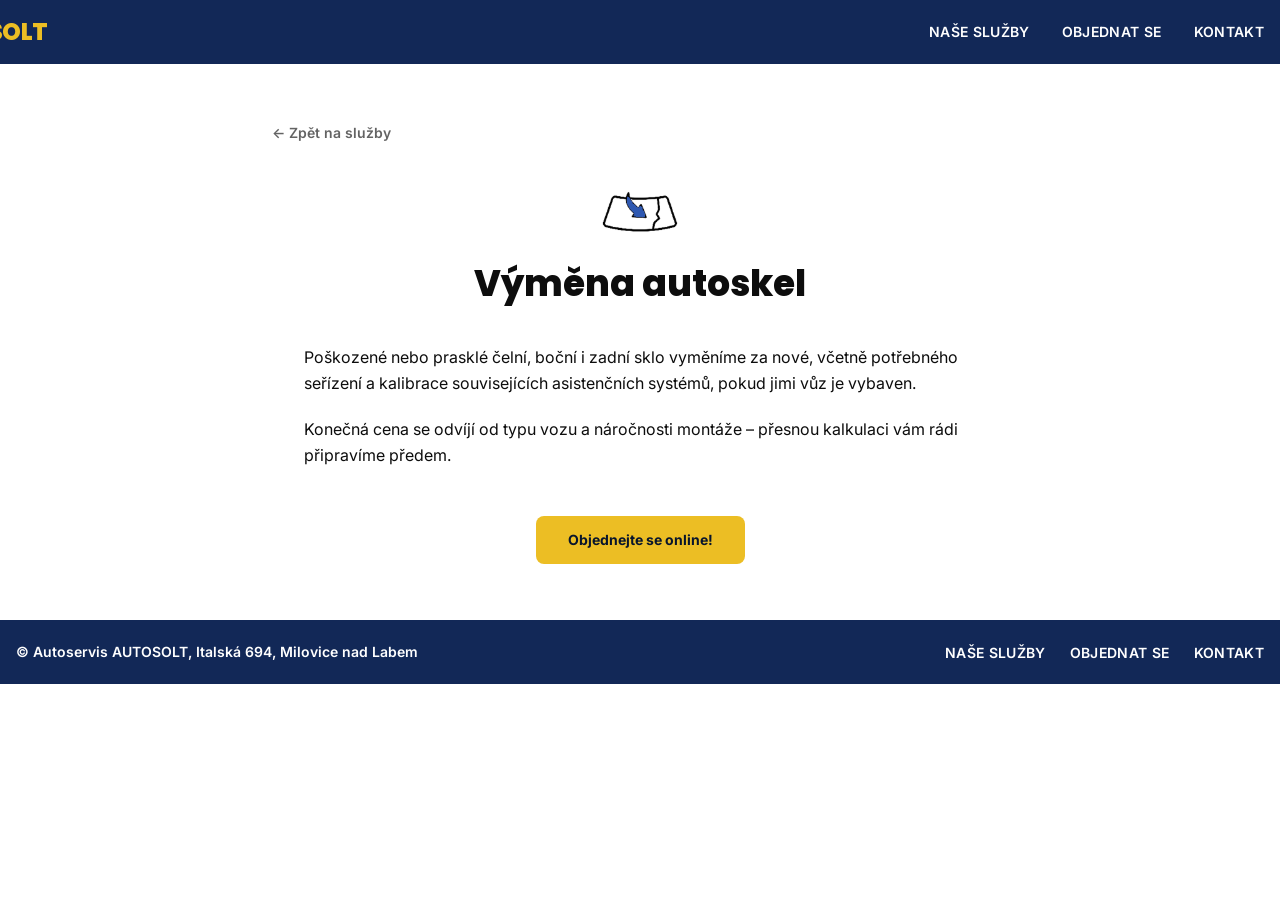
<file: nahled/sluzby/vymena-autoskel/index.html>
<!DOCTYPE html>
<html lang="cs">
<head>
<meta charset="UTF-8">
<meta name="viewport" content="width=device-width, initial-scale=1.0">
<title>Výměna autoskel – AXE Motors</title>
<link rel="preconnect" href="https://fonts.googleapis.com">
<link rel="preconnect" href="https://fonts.gstatic.com" crossorigin>
<link href="https://fonts.googleapis.com/css2?family=Inter:wght@400;500;600;700&family=Poppins:wght@500;600;700;800&display=swap" rel="stylesheet">
<style>
/*! tailwindcss v4.3.3 | MIT License | https://tailwindcss.com */
@layer properties;
@layer theme, base, components, utilities;
@layer theme {
  :root, :host {
    --font-mono: ui-monospace, SFMono-Regular, Menlo, Monaco, Consolas, "Liberation Mono",
      "Courier New", monospace;
    --color-neutral-300: oklch(87% 0 none);
    --color-neutral-800: oklch(26.9% 0 none);
    --color-neutral-900: oklch(20.5% 0 none);
    --color-black: #000;
    --color-white: #fff;
    --spacing: 0.25rem;
    --container-md: 28rem;
    --container-lg: 32rem;
    --container-2xl: 42rem;
    --container-3xl: 48rem;
    --container-5xl: 64rem;
    --container-6xl: 72rem;
    --container-7xl: 80rem;
    --text-xs: 0.75rem;
    --text-xs--line-height: calc(1 / 0.75);
    --text-sm: 0.875rem;
    --text-sm--line-height: calc(1.25 / 0.875);
    --text-base: 1rem;
    --text-base--line-height: calc(1.5 / 1);
    --text-lg: 1.125rem;
    --text-lg--line-height: calc(1.75 / 1.125);
    --text-2xl: 1.5rem;
    --text-2xl--line-height: calc(2 / 1.5);
    --text-3xl: 1.875rem;
    --text-3xl--line-height: calc(2.25 / 1.875);
    --text-4xl: 2.25rem;
    --text-4xl--line-height: calc(2.5 / 2.25);
    --font-weight-light: 300;
    --font-weight-medium: 500;
    --font-weight-semibold: 600;
    --font-weight-bold: 700;
    --font-weight-extrabold: 800;
    --tracking-tight: -0.025em;
    --tracking-wide: 0.025em;
    --leading-tight: 1.25;
    --leading-snug: 1.375;
    --leading-relaxed: 1.625;
    --radius-md: calc(var(--radius) * 0.8);
    --ease-in-out: cubic-bezier(0.4, 0, 0.2, 1);
    --default-transition-duration: 150ms;
    --default-transition-timing-function: cubic-bezier(0.4, 0, 0.2, 1);
    --default-font-family: var(--font-inter);
    --default-mono-font-family: var(--font-mono);
  }
}
@layer base {
  *, ::after, ::before, ::backdrop, ::file-selector-button {
    box-sizing: border-box;
    margin: 0;
    padding: 0;
    border: 0 solid;
  }
  html, :host {
    line-height: 1.5;
    -webkit-text-size-adjust: 100%;
    tab-size: 4;
    font-family: var(--default-font-family, -apple-system, BlinkMacSystemFont, "Segoe UI", Roboto, "Helvetica Neue", "Noto Sans", Arial, sans-serif, "Apple Color Emoji", "Segoe UI Emoji", "Segoe UI Symbol", "Noto Color Emoji");
    font-feature-settings: var(--default-font-feature-settings, normal);
    font-variation-settings: var(--default-font-variation-settings, normal);
    -webkit-tap-highlight-color: transparent;
  }
  hr {
    height: 0;
    color: inherit;
    border-top-width: 1px;
  }
  abbr:where([title]) {
    -webkit-text-decoration: underline dotted;
    text-decoration: underline dotted;
  }
  h1, h2, h3, h4, h5, h6 {
    font-size: inherit;
    font-weight: inherit;
  }
  a {
    color: inherit;
    -webkit-text-decoration: inherit;
    text-decoration: inherit;
  }
  b, strong {
    font-weight: bolder;
  }
  code, kbd, samp, pre {
    font-family: var(--default-mono-font-family, ui-monospace, SFMono-Regular, Menlo, Monaco, Consolas, "Liberation Mono", "Courier New", monospace);
    font-feature-settings: var(--default-mono-font-feature-settings, normal);
    font-variation-settings: var(--default-mono-font-variation-settings, normal);
    font-size: 1em;
  }
  small {
    font-size: 80%;
  }
  sub, sup {
    font-size: 75%;
    line-height: 0;
    position: relative;
    vertical-align: baseline;
  }
  sub {
    bottom: -0.25em;
  }
  sup {
    top: -0.5em;
  }
  table {
    text-indent: 0;
    border-color: inherit;
    border-collapse: collapse;
  }
  :-moz-focusring:where(:not(iframe)) {
    outline: auto;
  }
  progress {
    vertical-align: baseline;
  }
  summary {
    display: list-item;
  }
  ol, ul, menu {
    list-style: none;
  }
  img, svg, video, canvas, audio, iframe, embed, object {
    display: block;
    vertical-align: middle;
  }
  img, video {
    max-width: 100%;
    height: auto;
  }
  button, input, select, optgroup, textarea, ::file-selector-button {
    font: inherit;
    font-feature-settings: inherit;
    font-variation-settings: inherit;
    letter-spacing: inherit;
    color: inherit;
    border-radius: 0;
    background-color: transparent;
    opacity: 1;
  }
  :where(select:is([multiple], [size])) optgroup {
    font-weight: bolder;
  }
  :where(select:is([multiple], [size])) optgroup option {
    padding-inline-start: 20px;
  }
  ::file-selector-button {
    margin-inline-end: 4px;
  }
  ::placeholder {
    opacity: 1;
  }
  @supports (not (-webkit-appearance: -apple-pay-button))  or (contain-intrinsic-size: 1px) {
    ::placeholder {
      color: currentcolor;
      @supports (color: color-mix(in lab, red, red)) {
        color: color-mix(in oklab, currentcolor 50%, transparent);
      }
    }
  }
  textarea {
    resize: vertical;
  }
  ::-webkit-search-decoration {
    -webkit-appearance: none;
  }
  ::-webkit-date-and-time-value {
    min-height: 1lh;
    text-align: inherit;
  }
  ::-webkit-datetime-edit {
    display: inline-flex;
  }
  ::-webkit-datetime-edit-fields-wrapper {
    padding: 0;
  }
  ::-webkit-datetime-edit, ::-webkit-datetime-edit-year-field, ::-webkit-datetime-edit-month-field, ::-webkit-datetime-edit-day-field, ::-webkit-datetime-edit-hour-field, ::-webkit-datetime-edit-minute-field, ::-webkit-datetime-edit-second-field, ::-webkit-datetime-edit-millisecond-field, ::-webkit-datetime-edit-meridiem-field {
    padding-block: 0;
  }
  ::-webkit-calendar-picker-indicator {
    line-height: 1;
  }
  :-moz-ui-invalid {
    box-shadow: none;
  }
  button, input:where([type="button"], [type="reset"], [type="submit"]), ::file-selector-button {
    appearance: button;
  }
  ::-webkit-inner-spin-button, ::-webkit-outer-spin-button {
    height: auto;
  }
  [hidden]:where(:not([hidden="until-found"])) {
    display: none !important;
  }
}
@layer utilities {
  .pointer-events-auto {
    pointer-events: auto;
  }
  .pointer-events-none {
    pointer-events: none;
  }
  .absolute {
    position: absolute;
  }
  .fixed {
    position: fixed;
  }
  .relative {
    position: relative;
  }
  .inset-0 {
    inset: 0px;
  }
  .inset-x-0 {
    inset-inline: 0px;
  }
  .inset-y-0 {
    inset-block: 0px;
  }
  .right-0 {
    right: 0px;
  }
  .bottom-0 {
    bottom: 0px;
  }
  .z-0 {
    z-index: 0;
  }
  .z-10 {
    z-index: 10;
  }
  .z-20 {
    z-index: 20;
  }
  .mx-auto {
    margin-inline: auto;
  }
  .mt-1 {
    margin-top: var(--spacing);
  }
  .mt-1\.5 {
    margin-top: calc(var(--spacing) * 1.5);
  }
  .mt-2 {
    margin-top: calc(var(--spacing) * 2);
  }
  .mt-3 {
    margin-top: calc(var(--spacing) * 3);
  }
  .mt-4 {
    margin-top: calc(var(--spacing) * 4);
  }
  .mt-5 {
    margin-top: calc(var(--spacing) * 5);
  }
  .mt-6 {
    margin-top: calc(var(--spacing) * 6);
  }
  .mt-8 {
    margin-top: calc(var(--spacing) * 8);
  }
  .mt-10 {
    margin-top: calc(var(--spacing) * 10);
  }
  .mt-12 {
    margin-top: calc(var(--spacing) * 12);
  }
  .mt-14 {
    margin-top: calc(var(--spacing) * 14);
  }
  .mb-4 {
    margin-bottom: calc(var(--spacing) * 4);
  }
  .block {
    display: block;
  }
  .flex {
    display: flex;
  }
  .grid {
    display: grid;
  }
  .hidden {
    display: none;
  }
  .inline-flex {
    display: inline-flex;
  }
  .size-6 {
    width: calc(var(--spacing) * 6);
    height: calc(var(--spacing) * 6);
  }
  .size-7 {
    width: calc(var(--spacing) * 7);
    height: calc(var(--spacing) * 7);
  }
  .size-8 {
    width: calc(var(--spacing) * 8);
    height: calc(var(--spacing) * 8);
  }
  .size-9 {
    width: calc(var(--spacing) * 9);
    height: calc(var(--spacing) * 9);
  }
  .h-4 {
    height: calc(var(--spacing) * 4);
  }
  .h-6 {
    height: calc(var(--spacing) * 6);
  }
  .h-7 {
    height: calc(var(--spacing) * 7);
  }
  .h-8 {
    height: calc(var(--spacing) * 8);
  }
  .h-9 {
    height: calc(var(--spacing) * 9);
  }
  .h-20 {
    height: calc(var(--spacing) * 20);
  }
  .h-56 {
    height: calc(var(--spacing) * 56);
  }
  .h-72 {
    height: calc(var(--spacing) * 72);
  }
  .h-full {
    height: 100%;
  }
  .max-h-0 {
    max-height: 0px;
  }
  .max-h-96 {
    max-height: calc(var(--spacing) * 96);
  }
  .w-4 {
    width: calc(var(--spacing) * 4);
  }
  .w-6 {
    width: calc(var(--spacing) * 6);
  }
  .w-20 {
    width: calc(var(--spacing) * 20);
  }
  .w-\[58\%\] {
    width: 58%;
  }
  .w-\[85\%\] {
    width: 85%;
  }
  .w-fit {
    width: fit-content;
  }
  .w-full {
    width: 100%;
  }
  .max-w-2xl {
    max-width: var(--container-2xl);
  }
  .max-w-3xl {
    max-width: var(--container-3xl);
  }
  .max-w-5xl {
    max-width: var(--container-5xl);
  }
  .max-w-6xl {
    max-width: var(--container-6xl);
  }
  .max-w-7xl {
    max-width: var(--container-7xl);
  }
  .max-w-\[11rem\] {
    max-width: 11rem;
  }
  .max-w-lg {
    max-width: var(--container-lg);
  }
  .max-w-md {
    max-width: var(--container-md);
  }
  .flex-1 {
    flex: 1;
  }
  .shrink-0 {
    flex-shrink: 0;
  }
  .transform {
    transform: var(--tw-rotate-x,) var(--tw-rotate-y,) var(--tw-rotate-z,) var(--tw-skew-x,) var(--tw-skew-y,);
  }
  .snap-x {
    scroll-snap-type: x var(--tw-scroll-snap-strictness);
  }
  .snap-mandatory {
    --tw-scroll-snap-strictness: mandatory;
  }
  .snap-start {
    scroll-snap-align: start;
  }
  .scroll-mt-4 {
    scroll-margin-top: calc(var(--spacing) * 4);
  }
  .\[scrollbar-width\:thin\] {
    scrollbar-width: thin;
  }
  .list-inside {
    list-style-position: inside;
  }
  .list-disc {
    list-style-type: disc;
  }
  .grid-cols-1 {
    grid-template-columns: repeat(1, minmax(0, 1fr));
  }
  .grid-cols-2 {
    grid-template-columns: repeat(2, minmax(0, 1fr));
  }
  .flex-col {
    flex-direction: column;
  }
  .flex-wrap {
    flex-wrap: wrap;
  }
  .items-center {
    align-items: center;
  }
  .items-start {
    align-items: flex-start;
  }
  .justify-between {
    justify-content: space-between;
  }
  .justify-center {
    justify-content: center;
  }
  .gap-1 {
    gap: var(--spacing);
  }
  .gap-1\.5 {
    gap: calc(var(--spacing) * 1.5);
  }
  .gap-2 {
    gap: calc(var(--spacing) * 2);
  }
  .gap-3 {
    gap: calc(var(--spacing) * 3);
  }
  .gap-4 {
    gap: calc(var(--spacing) * 4);
  }
  .gap-5 {
    gap: calc(var(--spacing) * 5);
  }
  .gap-6 {
    gap: calc(var(--spacing) * 6);
  }
  .gap-8 {
    gap: calc(var(--spacing) * 8);
  }
  .gap-10 {
    gap: calc(var(--spacing) * 10);
  }
  :where(.space-y-1 > :not(:last-child)) {
    --tw-space-y-reverse: 0;
    margin-block-start: calc(var(--spacing) * var(--tw-space-y-reverse));
    margin-block-end: calc(var(--spacing) * calc(1 - var(--tw-space-y-reverse)));
  }
  :where(.space-y-5 > :not(:last-child)) {
    --tw-space-y-reverse: 0;
    margin-block-start: calc(calc(var(--spacing) * 5) * var(--tw-space-y-reverse));
    margin-block-end: calc(calc(var(--spacing) * 5) * calc(1 - var(--tw-space-y-reverse)));
  }
  :where(.space-y-6 > :not(:last-child)) {
    --tw-space-y-reverse: 0;
    margin-block-start: calc(calc(var(--spacing) * 6) * var(--tw-space-y-reverse));
    margin-block-end: calc(calc(var(--spacing) * 6) * calc(1 - var(--tw-space-y-reverse)));
  }
  .gap-x-4 {
    column-gap: calc(var(--spacing) * 4);
  }
  .gap-x-6 {
    column-gap: calc(var(--spacing) * 6);
  }
  .gap-x-8 {
    column-gap: calc(var(--spacing) * 8);
  }
  .gap-y-1 {
    row-gap: var(--spacing);
  }
  .gap-y-2 {
    row-gap: calc(var(--spacing) * 2);
  }
  .gap-y-14 {
    row-gap: calc(var(--spacing) * 14);
  }
  .overflow-hidden {
    overflow: hidden;
  }
  .overflow-x-auto {
    overflow-x: auto;
  }
  .scroll-smooth {
    scroll-behavior: smooth;
  }
  .rounded {
    border-radius: 0.25rem;
  }
  .rounded-\[min\(var\(--radius-md\)\,10px\)\] {
    border-radius: min(var(--radius-md), 10px);
  }
  .rounded-\[min\(var\(--radius-md\)\,12px\)\] {
    border-radius: min(var(--radius-md), 12px);
  }
  .rounded-full {
    border-radius: calc(infinity * 1px);
  }
  .rounded-lg {
    border-radius: var(--radius);
  }
  .rounded-md {
    border-radius: calc(var(--radius) * 0.8);
  }
  .rounded-xl {
    border-radius: calc(var(--radius) * 1.4);
  }
  .border {
    border-style: var(--tw-border-style);
    border-width: 1px;
  }
  .border-t {
    border-top-style: var(--tw-border-style);
    border-top-width: 1px;
  }
  .border-border {
    border-color: var(--border);
  }
  .border-transparent {
    border-color: transparent;
  }
  .border-white\/15 {
    border-color: color-mix(in srgb, #fff 15%, transparent);
    @supports (color: color-mix(in lab, red, red)) {
      border-color: color-mix(in oklab, var(--color-white) 15%, transparent);
    }
  }
  .bg-background {
    background-color: var(--background);
  }
  .bg-black\/40 {
    background-color: color-mix(in srgb, #000 40%, transparent);
    @supports (color: color-mix(in lab, red, red)) {
      background-color: color-mix(in oklab, var(--color-black) 40%, transparent);
    }
  }
  .bg-cta {
    background-color: var(--cta);
  }
  .bg-destructive\/10 {
    background-color: var(--destructive);
    @supports (color: color-mix(in lab, red, red)) {
      background-color: color-mix(in oklab, var(--destructive) 10%, transparent);
    }
  }
  .bg-muted {
    background-color: var(--muted);
  }
  .bg-neutral-900 {
    background-color: var(--color-neutral-900);
  }
  .bg-primary {
    background-color: var(--primary);
  }
  .bg-secondary {
    background-color: var(--secondary);
  }
  .bg-gradient-to-t {
    --tw-gradient-position: to top in oklab;
    background-image: linear-gradient(var(--tw-gradient-stops));
  }
  .from-black\/20 {
    --tw-gradient-from: color-mix(in srgb, #000 20%, transparent);
    @supports (color: color-mix(in lab, red, red)) {
      --tw-gradient-from: color-mix(in oklab, var(--color-black) 20%, transparent);
    }
    --tw-gradient-stops: var(--tw-gradient-via-stops, var(--tw-gradient-position), var(--tw-gradient-from) var(--tw-gradient-from-position), var(--tw-gradient-to) var(--tw-gradient-to-position));
  }
  .to-transparent {
    --tw-gradient-to: transparent;
    --tw-gradient-stops: var(--tw-gradient-via-stops, var(--tw-gradient-position), var(--tw-gradient-from) var(--tw-gradient-from-position), var(--tw-gradient-to) var(--tw-gradient-to-position));
  }
  .bg-clip-padding {
    background-clip: padding-box;
  }
  .object-contain {
    object-fit: contain;
  }
  .object-cover {
    object-fit: cover;
  }
  .p-2 {
    padding: calc(var(--spacing) * 2);
  }
  .p-6 {
    padding: calc(var(--spacing) * 6);
  }
  .px-2 {
    padding-inline: calc(var(--spacing) * 2);
  }
  .px-2\.5 {
    padding-inline: calc(var(--spacing) * 2.5);
  }
  .px-3 {
    padding-inline: calc(var(--spacing) * 3);
  }
  .px-4 {
    padding-inline: calc(var(--spacing) * 4);
  }
  .px-5 {
    padding-inline: calc(var(--spacing) * 5);
  }
  .px-7 {
    padding-inline: calc(var(--spacing) * 7);
  }
  .px-8 {
    padding-inline: calc(var(--spacing) * 8);
  }
  .py-1\.5 {
    padding-block: calc(var(--spacing) * 1.5);
  }
  .py-2 {
    padding-block: calc(var(--spacing) * 2);
  }
  .py-2\.5 {
    padding-block: calc(var(--spacing) * 2.5);
  }
  .py-3 {
    padding-block: calc(var(--spacing) * 3);
  }
  .py-3\.5 {
    padding-block: calc(var(--spacing) * 3.5);
  }
  .py-4 {
    padding-block: calc(var(--spacing) * 4);
  }
  .py-5 {
    padding-block: calc(var(--spacing) * 5);
  }
  .py-6 {
    padding-block: calc(var(--spacing) * 6);
  }
  .py-10 {
    padding-block: calc(var(--spacing) * 10);
  }
  .py-14 {
    padding-block: calc(var(--spacing) * 14);
  }
  .py-16 {
    padding-block: calc(var(--spacing) * 16);
  }
  .pt-2 {
    padding-top: calc(var(--spacing) * 2);
  }
  .pb-4 {
    padding-bottom: calc(var(--spacing) * 4);
  }
  .pb-6 {
    padding-bottom: calc(var(--spacing) * 6);
  }
  .text-center {
    text-align: center;
  }
  .text-left {
    text-align: left;
  }
  .font-heading {
    font-family: var(--font-poppins);
  }
  .font-sans {
    font-family: var(--font-inter);
  }
  .text-2xl {
    font-size: var(--text-2xl);
    line-height: var(--tw-leading, var(--text-2xl--line-height));
  }
  .text-3xl {
    font-size: var(--text-3xl);
    line-height: var(--tw-leading, var(--text-3xl--line-height));
  }
  .text-base {
    font-size: var(--text-base);
    line-height: var(--tw-leading, var(--text-base--line-height));
  }
  .text-lg {
    font-size: var(--text-lg);
    line-height: var(--tw-leading, var(--text-lg--line-height));
  }
  .text-sm {
    font-size: var(--text-sm);
    line-height: var(--tw-leading, var(--text-sm--line-height));
  }
  .text-xs {
    font-size: var(--text-xs);
    line-height: var(--tw-leading, var(--text-xs--line-height));
  }
  .text-\[0\.8rem\] {
    font-size: 0.8rem;
  }
  .leading-relaxed {
    --tw-leading: var(--leading-relaxed);
    line-height: var(--leading-relaxed);
  }
  .leading-snug {
    --tw-leading: var(--leading-snug);
    line-height: var(--leading-snug);
  }
  .leading-tight {
    --tw-leading: var(--leading-tight);
    line-height: var(--leading-tight);
  }
  .font-bold {
    --tw-font-weight: var(--font-weight-bold);
    font-weight: var(--font-weight-bold);
  }
  .font-extrabold {
    --tw-font-weight: var(--font-weight-extrabold);
    font-weight: var(--font-weight-extrabold);
  }
  .font-light {
    --tw-font-weight: var(--font-weight-light);
    font-weight: var(--font-weight-light);
  }
  .font-medium {
    --tw-font-weight: var(--font-weight-medium);
    font-weight: var(--font-weight-medium);
  }
  .font-semibold {
    --tw-font-weight: var(--font-weight-semibold);
    font-weight: var(--font-weight-semibold);
  }
  .tracking-tight {
    --tw-tracking: var(--tracking-tight);
    letter-spacing: var(--tracking-tight);
  }
  .tracking-wide {
    --tw-tracking: var(--tracking-wide);
    letter-spacing: var(--tracking-wide);
  }
  .text-balance {
    text-wrap: balance;
  }
  .text-pretty {
    text-wrap: pretty;
  }
  .whitespace-nowrap {
    white-space: nowrap;
  }
  .text-cta {
    color: var(--cta);
  }
  .text-cta-foreground {
    color: var(--cta-foreground);
  }
  .text-destructive {
    color: var(--destructive);
  }
  .text-foreground {
    color: var(--foreground);
  }
  .text-muted-foreground {
    color: var(--muted-foreground);
  }
  .text-neutral-300 {
    color: var(--color-neutral-300);
  }
  .text-primary {
    color: var(--primary);
  }
  .text-primary-foreground {
    color: var(--primary-foreground);
  }
  .text-secondary-foreground {
    color: var(--secondary-foreground);
  }
  .text-white {
    color: var(--color-white);
  }
  .uppercase {
    text-transform: uppercase;
  }
  .underline {
    text-decoration-line: underline;
  }
  .underline-offset-4 {
    text-underline-offset: 4px;
  }
  .antialiased {
    -webkit-font-smoothing: antialiased;
    -moz-osx-font-smoothing: grayscale;
  }
  .accent-primary {
    accent-color: var(--primary);
  }
  .opacity-0 {
    opacity: 0%;
  }
  .opacity-100 {
    opacity: 100%;
  }
  .shadow-sm {
    --tw-shadow: 0 1px 3px 0 var(--tw-shadow-color, rgb(0 0 0 / 0.1)), 0 1px 2px -1px var(--tw-shadow-color, rgb(0 0 0 / 0.1));
    box-shadow: var(--tw-inset-shadow), var(--tw-inset-ring-shadow), var(--tw-ring-offset-shadow), var(--tw-ring-shadow), var(--tw-shadow);
  }
  .outline {
    outline-style: var(--tw-outline-style);
    outline-width: 1px;
  }
  .transition-all {
    transition-property: all;
    transition-timing-function: var(--tw-ease, var(--default-transition-timing-function));
    transition-duration: var(--tw-duration, var(--default-transition-duration));
  }
  .transition-colors {
    transition-property: color, background-color, border-color, outline-color, text-decoration-color, fill, stroke, --tw-gradient-from, --tw-gradient-via, --tw-gradient-to;
    transition-timing-function: var(--tw-ease, var(--default-transition-timing-function));
    transition-duration: var(--tw-duration, var(--default-transition-duration));
  }
  .transition-opacity {
    transition-property: opacity;
    transition-timing-function: var(--tw-ease, var(--default-transition-timing-function));
    transition-duration: var(--tw-duration, var(--default-transition-duration));
  }
  .transition-transform {
    transition-property: transform, translate, scale, rotate;
    transition-timing-function: var(--tw-ease, var(--default-transition-timing-function));
    transition-duration: var(--tw-duration, var(--default-transition-duration));
  }
  .duration-150 {
    --tw-duration: 150ms;
    transition-duration: 150ms;
  }
  .duration-300 {
    --tw-duration: 300ms;
    transition-duration: 300ms;
  }
  .ease-in-out {
    --tw-ease: var(--ease-in-out);
    transition-timing-function: var(--ease-in-out);
  }
  .outline-none {
    --tw-outline-style: none;
    outline-style: none;
  }
  .select-none {
    -webkit-user-select: none;
    user-select: none;
  }
  @media (hover: hover) {
    .group-hover\:scale-105:is(:where(.group):hover *) {
      --tw-scale-x: 105%;
      --tw-scale-y: 105%;
      --tw-scale-z: 105%;
      scale: var(--tw-scale-x) var(--tw-scale-y);
    }
    .group-hover\:text-primary:is(:where(.group):hover *) {
      color: var(--primary);
    }
  }
  .placeholder\:text-muted-foreground::placeholder {
    color: var(--muted-foreground);
  }
  @media (hover: hover) {
    .hover\:bg-destructive\/20:hover {
      background-color: var(--destructive);
    }
    @supports (color: color-mix(in lab, red, red)) {
      .hover\:bg-destructive\/20:hover {
        background-color: color-mix(in oklab, var(--destructive) 20%, transparent);
      }
    }
    .hover\:bg-muted:hover {
      background-color: var(--muted);
    }
    .hover\:bg-neutral-800:hover {
      background-color: var(--color-neutral-800);
    }
    .hover\:bg-secondary\/80:hover {
      background-color: var(--secondary);
    }
    @supports (color: color-mix(in lab, red, red)) {
      .hover\:bg-secondary\/80:hover {
        background-color: color-mix(in oklab, var(--secondary) 80%, transparent);
      }
    }
    .hover\:bg-white\/10:hover {
      background-color: color-mix(in srgb, #fff 10%, transparent);
    }
    @supports (color: color-mix(in lab, red, red)) {
      .hover\:bg-white\/10:hover {
        background-color: color-mix(in oklab, var(--color-white) 10%, transparent);
      }
    }
    .hover\:text-cta:hover {
      color: var(--cta);
    }
    .hover\:text-foreground:hover {
      color: var(--foreground);
    }
    .hover\:text-primary:hover {
      color: var(--primary);
    }
    .hover\:underline:hover {
      text-decoration-line: underline;
    }
    .hover\:opacity-80:hover {
      opacity: 80%;
    }
    .hover\:brightness-95:hover {
      --tw-brightness: brightness(95%);
      filter: var(--tw-blur,) var(--tw-brightness,) var(--tw-contrast,) var(--tw-grayscale,) var(--tw-hue-rotate,) var(--tw-invert,) var(--tw-saturate,) var(--tw-sepia,) var(--tw-drop-shadow,);
    }
  }
  .focus\:border-primary:focus {
    border-color: var(--primary);
  }
  .focus-visible\:border-destructive\/40:focus-visible {
    border-color: var(--destructive);
    @supports (color: color-mix(in lab, red, red)) {
      border-color: color-mix(in oklab, var(--destructive) 40%, transparent);
    }
  }
  .focus-visible\:border-ring:focus-visible {
    border-color: var(--ring);
  }
  .focus-visible\:ring-3:focus-visible {
    --tw-ring-shadow: var(--tw-ring-inset,) 0 0 0 calc(3px + var(--tw-ring-offset-width)) var(--tw-ring-color, currentcolor);
    box-shadow: var(--tw-inset-shadow), var(--tw-inset-ring-shadow), var(--tw-ring-offset-shadow), var(--tw-ring-shadow), var(--tw-shadow);
  }
  .focus-visible\:ring-destructive\/20:focus-visible {
    --tw-ring-color: var(--destructive);
    @supports (color: color-mix(in lab, red, red)) {
      --tw-ring-color: color-mix(in oklab, var(--destructive) 20%, transparent);
    }
  }
  .focus-visible\:ring-ring\/50:focus-visible {
    --tw-ring-color: var(--ring);
    @supports (color: color-mix(in lab, red, red)) {
      --tw-ring-color: color-mix(in oklab, var(--ring) 50%, transparent);
    }
  }
  .active\:bg-white\/20:active {
    background-color: color-mix(in srgb, #fff 20%, transparent);
    @supports (color: color-mix(in lab, red, red)) {
      background-color: color-mix(in oklab, var(--color-white) 20%, transparent);
    }
  }
  .active\:not-aria-\[haspopup\]\:translate-y-px:active:not([aria-haspopup]) {
    --tw-translate-y: 1px;
    translate: var(--tw-translate-x) var(--tw-translate-y);
  }
  .disabled\:pointer-events-none:disabled {
    pointer-events: none;
  }
  .disabled\:opacity-50:disabled {
    opacity: 50%;
  }
  :where([data-slot="button-group"]) .in-data-\[slot\=button-group\]\:rounded-lg {
    border-radius: var(--radius);
  }
  .has-data-\[icon\=inline-end\]\:pr-1\.5:has([data-icon="inline-end"]) {
    padding-right: calc(var(--spacing) * 1.5);
  }
  .has-data-\[icon\=inline-end\]\:pr-2:has([data-icon="inline-end"]) {
    padding-right: calc(var(--spacing) * 2);
  }
  .has-data-\[icon\=inline-start\]\:pl-1\.5:has([data-icon="inline-start"]) {
    padding-left: calc(var(--spacing) * 1.5);
  }
  .has-data-\[icon\=inline-start\]\:pl-2:has([data-icon="inline-start"]) {
    padding-left: calc(var(--spacing) * 2);
  }
  .aria-expanded\:bg-muted[aria-expanded="true"] {
    background-color: var(--muted);
  }
  .aria-expanded\:bg-secondary[aria-expanded="true"] {
    background-color: var(--secondary);
  }
  .aria-expanded\:text-foreground[aria-expanded="true"] {
    color: var(--foreground);
  }
  .aria-expanded\:text-secondary-foreground[aria-expanded="true"] {
    color: var(--secondary-foreground);
  }
  .aria-invalid\:border-destructive[aria-invalid="true"] {
    border-color: var(--destructive);
  }
  .aria-invalid\:ring-3[aria-invalid="true"] {
    --tw-ring-shadow: var(--tw-ring-inset,) 0 0 0 calc(3px + var(--tw-ring-offset-width)) var(--tw-ring-color, currentcolor);
    box-shadow: var(--tw-inset-shadow), var(--tw-inset-ring-shadow), var(--tw-ring-offset-shadow), var(--tw-ring-shadow), var(--tw-shadow);
  }
  .aria-invalid\:ring-destructive\/20[aria-invalid="true"] {
    --tw-ring-color: var(--destructive);
    @supports (color: color-mix(in lab, red, red)) {
      --tw-ring-color: color-mix(in oklab, var(--destructive) 20%, transparent);
    }
  }
  @media (width >= 40rem) {
    .sm\:col-span-1 {
      grid-column: span 1 / span 1;
    }
    .sm\:col-span-2 {
      grid-column: span 2 / span 2;
    }
    .sm\:block {
      display: block;
    }
    .sm\:inline {
      display: inline;
    }
    .sm\:h-24 {
      height: calc(var(--spacing) * 24);
    }
    .sm\:h-72 {
      height: calc(var(--spacing) * 72);
    }
    .sm\:w-24 {
      width: calc(var(--spacing) * 24);
    }
    .sm\:w-\[46\%\] {
      width: 46%;
    }
    .sm\:w-auto {
      width: auto;
    }
    .sm\:grid-cols-2 {
      grid-template-columns: repeat(2, minmax(0, 1fr));
    }
    .sm\:grid-cols-4 {
      grid-template-columns: repeat(4, minmax(0, 1fr));
    }
    .sm\:flex-row {
      flex-direction: row;
    }
    .sm\:gap-6 {
      gap: calc(var(--spacing) * 6);
    }
    .sm\:p-8 {
      padding: calc(var(--spacing) * 8);
    }
    .sm\:px-6 {
      padding-inline: calc(var(--spacing) * 6);
    }
    .sm\:py-2\.5 {
      padding-block: calc(var(--spacing) * 2.5);
    }
    .sm\:text-2xl {
      font-size: var(--text-2xl);
      line-height: var(--tw-leading, var(--text-2xl--line-height));
    }
    .sm\:text-3xl {
      font-size: var(--text-3xl);
      line-height: var(--tw-leading, var(--text-3xl--line-height));
    }
    .sm\:text-4xl {
      font-size: var(--text-4xl);
      line-height: var(--tw-leading, var(--text-4xl--line-height));
    }
    .sm\:text-sm {
      font-size: var(--text-sm);
      line-height: var(--tw-leading, var(--text-sm--line-height));
    }
  }
  @media (width >= 48rem) {
    .md\:flex {
      display: flex;
    }
    .md\:hidden {
      display: none;
    }
    .md\:grid-cols-2 {
      grid-template-columns: repeat(2, minmax(0, 1fr));
    }
    .md\:flex-row {
      flex-direction: row;
    }
    .md\:items-start {
      align-items: flex-start;
    }
    .md\:justify-between {
      justify-content: space-between;
    }
    .md\:pl-8 {
      padding-left: calc(var(--spacing) * 8);
    }
    .md\:text-left {
      text-align: left;
    }
  }
  @media (width >= 64rem) {
    .lg\:mx-0 {
      margin-inline: 0px;
    }
    .lg\:-ml-\[clamp\(1rem\,7vw\,9rem\)\] {
      margin-left: calc(clamp(1rem, 7vw, 9rem) * -1);
    }
    .lg\:block {
      display: block;
    }
    .lg\:hidden {
      display: none;
    }
    .lg\:w-\[31\%\] {
      width: 31%;
    }
    .lg\:grid-cols-2 {
      grid-template-columns: repeat(2, minmax(0, 1fr));
    }
    .lg\:justify-start {
      justify-content: flex-start;
    }
    .lg\:gap-6 {
      gap: calc(var(--spacing) * 6);
    }
    .lg\:py-14 {
      padding-block: calc(var(--spacing) * 14);
    }
    .lg\:text-left {
      text-align: left;
    }
  }
  .dark\:border-input:is(.dark *) {
    border-color: var(--input);
  }
  .dark\:bg-destructive\/20:is(.dark *) {
    background-color: var(--destructive);
    @supports (color: color-mix(in lab, red, red)) {
      background-color: color-mix(in oklab, var(--destructive) 20%, transparent);
    }
  }
  .dark\:bg-input\/30:is(.dark *) {
    background-color: var(--input);
    @supports (color: color-mix(in lab, red, red)) {
      background-color: color-mix(in oklab, var(--input) 30%, transparent);
    }
  }
  @media (hover: hover) {
    .dark\:hover\:bg-destructive\/30:is(.dark *):hover {
      background-color: var(--destructive);
    }
    @supports (color: color-mix(in lab, red, red)) {
      .dark\:hover\:bg-destructive\/30:is(.dark *):hover {
        background-color: color-mix(in oklab, var(--destructive) 30%, transparent);
      }
    }
    .dark\:hover\:bg-input\/50:is(.dark *):hover {
      background-color: var(--input);
    }
    @supports (color: color-mix(in lab, red, red)) {
      .dark\:hover\:bg-input\/50:is(.dark *):hover {
        background-color: color-mix(in oklab, var(--input) 50%, transparent);
      }
    }
    .dark\:hover\:bg-muted\/50:is(.dark *):hover {
      background-color: var(--muted);
    }
    @supports (color: color-mix(in lab, red, red)) {
      .dark\:hover\:bg-muted\/50:is(.dark *):hover {
        background-color: color-mix(in oklab, var(--muted) 50%, transparent);
      }
    }
  }
  .dark\:focus-visible\:ring-destructive\/40:is(.dark *):focus-visible {
    --tw-ring-color: var(--destructive);
    @supports (color: color-mix(in lab, red, red)) {
      --tw-ring-color: color-mix(in oklab, var(--destructive) 40%, transparent);
    }
  }
  .dark\:aria-invalid\:border-destructive\/50:is(.dark *)[aria-invalid="true"] {
    border-color: var(--destructive);
    @supports (color: color-mix(in lab, red, red)) {
      border-color: color-mix(in oklab, var(--destructive) 50%, transparent);
    }
  }
  .dark\:aria-invalid\:ring-destructive\/40:is(.dark *)[aria-invalid="true"] {
    --tw-ring-color: var(--destructive);
    @supports (color: color-mix(in lab, red, red)) {
      --tw-ring-color: color-mix(in oklab, var(--destructive) 40%, transparent);
    }
  }
  .\[\&_svg\]\:pointer-events-none svg {
    pointer-events: none;
  }
  .\[\&_svg\]\:shrink-0 svg {
    flex-shrink: 0;
  }
  .\[\&_svg\:not\(\[class\*\=\'size-\'\]\)\]\:size-3 svg:not([class*='size-']) {
    width: calc(var(--spacing) * 3);
    height: calc(var(--spacing) * 3);
  }
  .\[\&_svg\:not\(\[class\*\=\'size-\'\]\)\]\:size-3\.5 svg:not([class*='size-']) {
    width: calc(var(--spacing) * 3.5);
    height: calc(var(--spacing) * 3.5);
  }
  .\[\&_svg\:not\(\[class\*\=\'size-\'\]\)\]\:size-4 svg:not([class*='size-']) {
    width: calc(var(--spacing) * 4);
    height: calc(var(--spacing) * 4);
  }
  @media (hover: hover) {
    .\[a\]\:hover\:bg-primary\/80:is(a):hover {
      background-color: var(--primary);
    }
    @supports (color: color-mix(in lab, red, red)) {
      .\[a\]\:hover\:bg-primary\/80:is(a):hover {
        background-color: color-mix(in oklab, var(--primary) 80%, transparent);
      }
    }
  }
  [aria-expanded=true] .\[\[aria-expanded\=true\]_\&\]\:block {
    display: block;
  }
  [aria-expanded=true] .\[\[aria-expanded\=true\]_\&\]\:hidden {
    display: none;
  }
}
@property --tw-animation-delay {
  syntax: "*";
  inherits: false;
  initial-value: 0s;
}
@property --tw-animation-direction {
  syntax: "*";
  inherits: false;
  initial-value: normal;
}
@property --tw-animation-duration {
  syntax: "*";
  inherits: false;
}
@property --tw-animation-fill-mode {
  syntax: "*";
  inherits: false;
  initial-value: none;
}
@property --tw-animation-iteration-count {
  syntax: "*";
  inherits: false;
  initial-value: 1;
}
@property --tw-enter-blur {
  syntax: "*";
  inherits: false;
  initial-value: 0;
}
@property --tw-enter-opacity {
  syntax: "*";
  inherits: false;
  initial-value: 1;
}
@property --tw-enter-rotate {
  syntax: "*";
  inherits: false;
  initial-value: 0;
}
@property --tw-enter-scale {
  syntax: "*";
  inherits: false;
  initial-value: 1;
}
@property --tw-enter-translate-x {
  syntax: "*";
  inherits: false;
  initial-value: 0;
}
@property --tw-enter-translate-y {
  syntax: "*";
  inherits: false;
  initial-value: 0;
}
@property --tw-exit-blur {
  syntax: "*";
  inherits: false;
  initial-value: 0;
}
@property --tw-exit-opacity {
  syntax: "*";
  inherits: false;
  initial-value: 1;
}
@property --tw-exit-rotate {
  syntax: "*";
  inherits: false;
  initial-value: 0;
}
@property --tw-exit-scale {
  syntax: "*";
  inherits: false;
  initial-value: 1;
}
@property --tw-exit-translate-x {
  syntax: "*";
  inherits: false;
  initial-value: 0;
}
@property --tw-exit-translate-y {
  syntax: "*";
  inherits: false;
  initial-value: 0;
}
@property --scroll-fade-t {
  syntax: "<length-percentage>";
  inherits: false;
  initial-value: 0px;
}
@property --scroll-fade-b {
  syntax: "<length-percentage>";
  inherits: false;
  initial-value: 0px;
}
@property --scroll-fade-s {
  syntax: "<length-percentage>";
  inherits: false;
  initial-value: 0px;
}
@property --scroll-fade-e {
  syntax: "<length-percentage>";
  inherits: false;
  initial-value: 0px;
}
@property --scroll-fade-mask {
  syntax: "*";
  inherits: false;
}
@property --shimmer-angle {
  syntax: "<angle>";
  inherits: true;
  initial-value: 20deg;
}
@property --shimmer-image {
  syntax: "*";
  inherits: false;
}
@property --shimmer-text-fill {
  syntax: "*";
  inherits: false;
}
@media (prefers-reduced-motion: reduce) {
  .shimmer {
    animation: none;
    background-image: none;
    -webkit-text-fill-color: currentColor;
  }
}
:root {
  color-scheme: light;
  --background: oklch(1 0 0);
  --foreground: oklch(0.16 0 0);
  --card: oklch(1 0 0);
  --card-foreground: oklch(0.16 0 0);
  --popover: oklch(1 0 0);
  --popover-foreground: oklch(0.16 0 0);
  --primary: oklch(0.29 0.09 263);
  --primary-foreground: oklch(1 0 0);
  --cta: oklch(0.82 0.16 90);
  --cta-foreground: oklch(0.2 0.05 260);
  --secondary: oklch(0.15 0 0);
  --secondary-foreground: oklch(1 0 0);
  --muted: oklch(0.96 0 0);
  --muted-foreground: oklch(0.5 0 0);
  --accent: oklch(0.96 0 0);
  --accent-foreground: oklch(0.16 0 0);
  --destructive: oklch(0.556 0.221 27.5);
  --border: oklch(0.9 0 0);
  --input: oklch(0.9 0 0);
  --ring: oklch(0.29 0.09 263);
  --radius: 0.625rem;
}
@layer base {
  * {
    border-color: var(--border);
    outline-color: var(--ring);
    @supports (color: color-mix(in lab, red, red)) {
      outline-color: color-mix(in oklab, var(--ring) 50%, transparent);
    }
  }
  body {
    background-color: var(--background);
    color: var(--foreground);
  }
}
@property --tw-rotate-x {
  syntax: "*";
  inherits: false;
}
@property --tw-rotate-y {
  syntax: "*";
  inherits: false;
}
@property --tw-rotate-z {
  syntax: "*";
  inherits: false;
}
@property --tw-skew-x {
  syntax: "*";
  inherits: false;
}
@property --tw-skew-y {
  syntax: "*";
  inherits: false;
}
@property --tw-scroll-snap-strictness {
  syntax: "*";
  inherits: false;
  initial-value: proximity;
}
@property --tw-space-y-reverse {
  syntax: "*";
  inherits: false;
  initial-value: 0;
}
@property --tw-border-style {
  syntax: "*";
  inherits: false;
  initial-value: solid;
}
@property --tw-gradient-position {
  syntax: "*";
  inherits: false;
}
@property --tw-gradient-from {
  syntax: "<color>";
  inherits: false;
  initial-value: #0000;
}
@property --tw-gradient-via {
  syntax: "<color>";
  inherits: false;
  initial-value: #0000;
}
@property --tw-gradient-to {
  syntax: "<color>";
  inherits: false;
  initial-value: #0000;
}
@property --tw-gradient-stops {
  syntax: "*";
  inherits: false;
}
@property --tw-gradient-via-stops {
  syntax: "*";
  inherits: false;
}
@property --tw-gradient-from-position {
  syntax: "<length-percentage>";
  inherits: false;
  initial-value: 0%;
}
@property --tw-gradient-via-position {
  syntax: "<length-percentage>";
  inherits: false;
  initial-value: 50%;
}
@property --tw-gradient-to-position {
  syntax: "<length-percentage>";
  inherits: false;
  initial-value: 100%;
}
@property --tw-leading {
  syntax: "*";
  inherits: false;
}
@property --tw-font-weight {
  syntax: "*";
  inherits: false;
}
@property --tw-tracking {
  syntax: "*";
  inherits: false;
}
@property --tw-shadow {
  syntax: "*";
  inherits: false;
  initial-value: 0 0 #0000;
}
@property --tw-shadow-color {
  syntax: "*";
  inherits: false;
}
@property --tw-shadow-alpha {
  syntax: "<percentage>";
  inherits: false;
  initial-value: 100%;
}
@property --tw-inset-shadow {
  syntax: "*";
  inherits: false;
  initial-value: 0 0 #0000;
}
@property --tw-inset-shadow-color {
  syntax: "*";
  inherits: false;
}
@property --tw-inset-shadow-alpha {
  syntax: "<percentage>";
  inherits: false;
  initial-value: 100%;
}
@property --tw-ring-color {
  syntax: "*";
  inherits: false;
}
@property --tw-ring-shadow {
  syntax: "*";
  inherits: false;
  initial-value: 0 0 #0000;
}
@property --tw-inset-ring-color {
  syntax: "*";
  inherits: false;
}
@property --tw-inset-ring-shadow {
  syntax: "*";
  inherits: false;
  initial-value: 0 0 #0000;
}
@property --tw-ring-inset {
  syntax: "*";
  inherits: false;
}
@property --tw-ring-offset-width {
  syntax: "<length>";
  inherits: false;
  initial-value: 0px;
}
@property --tw-ring-offset-color {
  syntax: "*";
  inherits: false;
  initial-value: #fff;
}
@property --tw-ring-offset-shadow {
  syntax: "*";
  inherits: false;
  initial-value: 0 0 #0000;
}
@property --tw-outline-style {
  syntax: "*";
  inherits: false;
  initial-value: solid;
}
@property --tw-duration {
  syntax: "*";
  inherits: false;
}
@property --tw-ease {
  syntax: "*";
  inherits: false;
}
@property --tw-scale-x {
  syntax: "*";
  inherits: false;
  initial-value: 1;
}
@property --tw-scale-y {
  syntax: "*";
  inherits: false;
  initial-value: 1;
}
@property --tw-scale-z {
  syntax: "*";
  inherits: false;
  initial-value: 1;
}
@property --tw-blur {
  syntax: "*";
  inherits: false;
}
@property --tw-brightness {
  syntax: "*";
  inherits: false;
}
@property --tw-contrast {
  syntax: "*";
  inherits: false;
}
@property --tw-grayscale {
  syntax: "*";
  inherits: false;
}
@property --tw-hue-rotate {
  syntax: "*";
  inherits: false;
}
@property --tw-invert {
  syntax: "*";
  inherits: false;
}
@property --tw-opacity {
  syntax: "*";
  inherits: false;
}
@property --tw-saturate {
  syntax: "*";
  inherits: false;
}
@property --tw-sepia {
  syntax: "*";
  inherits: false;
}
@property --tw-drop-shadow {
  syntax: "*";
  inherits: false;
}
@property --tw-drop-shadow-color {
  syntax: "*";
  inherits: false;
}
@property --tw-drop-shadow-alpha {
  syntax: "<percentage>";
  inherits: false;
  initial-value: 100%;
}
@property --tw-drop-shadow-size {
  syntax: "*";
  inherits: false;
}
@property --tw-translate-x {
  syntax: "*";
  inherits: false;
  initial-value: 0;
}
@property --tw-translate-y {
  syntax: "*";
  inherits: false;
  initial-value: 0;
}
@property --tw-translate-z {
  syntax: "*";
  inherits: false;
  initial-value: 0;
}
@layer properties {
  @supports ((-webkit-hyphens: none) and (not (margin-trim: inline))) or ((-moz-orient: inline) and (not (color:rgb(from red r g b)))) {
    :root, :host {
      --shimmer-angle: 20deg;
    }
    *, ::before, ::after, ::backdrop {
      --tw-rotate-x: initial;
      --tw-rotate-y: initial;
      --tw-rotate-z: initial;
      --tw-skew-x: initial;
      --tw-skew-y: initial;
      --tw-scroll-snap-strictness: proximity;
      --tw-space-y-reverse: 0;
      --tw-border-style: solid;
      --tw-gradient-position: initial;
      --tw-gradient-from: #0000;
      --tw-gradient-via: #0000;
      --tw-gradient-to: #0000;
      --tw-gradient-stops: initial;
      --tw-gradient-via-stops: initial;
      --tw-gradient-from-position: 0%;
      --tw-gradient-via-position: 50%;
      --tw-gradient-to-position: 100%;
      --tw-leading: initial;
      --tw-font-weight: initial;
      --tw-tracking: initial;
      --tw-shadow: 0 0 #0000;
      --tw-shadow-color: initial;
      --tw-shadow-alpha: 100%;
      --tw-inset-shadow: 0 0 #0000;
      --tw-inset-shadow-color: initial;
      --tw-inset-shadow-alpha: 100%;
      --tw-ring-color: initial;
      --tw-ring-shadow: 0 0 #0000;
      --tw-inset-ring-color: initial;
      --tw-inset-ring-shadow: 0 0 #0000;
      --tw-ring-inset: initial;
      --tw-ring-offset-width: 0px;
      --tw-ring-offset-color: #fff;
      --tw-ring-offset-shadow: 0 0 #0000;
      --tw-outline-style: solid;
      --tw-duration: initial;
      --tw-ease: initial;
      --tw-scale-x: 1;
      --tw-scale-y: 1;
      --tw-scale-z: 1;
      --tw-blur: initial;
      --tw-brightness: initial;
      --tw-contrast: initial;
      --tw-grayscale: initial;
      --tw-hue-rotate: initial;
      --tw-invert: initial;
      --tw-opacity: initial;
      --tw-saturate: initial;
      --tw-sepia: initial;
      --tw-drop-shadow: initial;
      --tw-drop-shadow-color: initial;
      --tw-drop-shadow-alpha: 100%;
      --tw-drop-shadow-size: initial;
      --tw-translate-x: 0;
      --tw-translate-y: 0;
      --tw-translate-z: 0;
      --tw-animation-delay: 0s;
      --tw-animation-direction: normal;
      --tw-animation-duration: initial;
      --tw-animation-fill-mode: none;
      --tw-animation-iteration-count: 1;
      --tw-enter-blur: 0;
      --tw-enter-opacity: 1;
      --tw-enter-rotate: 0;
      --tw-enter-scale: 1;
      --tw-enter-translate-x: 0;
      --tw-enter-translate-y: 0;
      --tw-exit-blur: 0;
      --tw-exit-opacity: 1;
      --tw-exit-rotate: 0;
      --tw-exit-scale: 1;
      --tw-exit-translate-x: 0;
      --tw-exit-translate-y: 0;
      --scroll-fade-t: 0px;
      --scroll-fade-b: 0px;
      --scroll-fade-s: 0px;
      --scroll-fade-e: 0px;
      --scroll-fade-mask: initial;
      --shimmer-image: initial;
      --shimmer-text-fill: initial;
    }
  }
}

body { font-family: 'Inter', system-ui, sans-serif; }
.font-heading { font-family: 'Poppins', system-ui, sans-serif; }
</style>
</head>
<body class="bg-background antialiased">
<link rel="preload" as="image" href="../../images/services/icon-vymena-autoskel.png"/><header class="relative z-20 bg-primary"><div class="mx-auto flex max-w-7xl items-center justify-between gap-6 px-4 py-4"><a href="../../index.html" class="flex items-center lg:-ml-[clamp(1rem,7vw,9rem)]" aria-label="AUTOSOLT – domů"><span class="font-heading text-2xl tracking-tight"><span class="font-light text-white">AUTO</span><span class="font-extrabold text-cta">SOLT</span></span></a><nav class="hidden items-center gap-8 md:flex" aria-label="Hlavní navigace"><a href="../../index.html#sluzby" class="text-sm font-semibold tracking-wide text-white transition-colors hover:text-cta">NAŠE SLUŽBY</a><a href="../../objednejte-se/index.html" class="text-sm font-semibold tracking-wide text-white transition-colors hover:text-cta">OBJEDNAT SE</a><a href="../../index.html#kontakt" class="text-sm font-semibold tracking-wide text-white transition-colors hover:text-cta">KONTAKT</a></nav><button type="button" id="mobile-menu-button" class="inline-flex items-center justify-center rounded-md p-2 text-white transition-colors duration-150 hover:bg-white/10 active:bg-white/20 md:hidden" aria-label="Otevřít menu" aria-expanded="false"><svg xmlns="http://www.w3.org/2000/svg" width="24" height="24" viewBox="0 0 24 24" fill="none" stroke="currentColor" stroke-width="2" stroke-linecap="round" stroke-linejoin="round" class="lucide lucide-menu h-6 w-6 [[aria-expanded=true]_&amp;]:hidden" aria-hidden="true"><path d="M4 5h16"></path><path d="M4 12h16"></path><path d="M4 19h16"></path></svg><svg xmlns="http://www.w3.org/2000/svg" width="24" height="24" viewBox="0 0 24 24" fill="none" stroke="currentColor" stroke-width="2" stroke-linecap="round" stroke-linejoin="round" class="lucide lucide-x hidden h-6 w-6 [[aria-expanded=true]_&amp;]:block" aria-hidden="true"><path d="M18 6 6 18"></path><path d="m6 6 12 12"></path></svg></button></div><div id="mobile-menu-backdrop" aria-hidden="true" class="fixed inset-0 z-10 bg-black/40 transition-opacity duration-300 ease-in-out md:hidden pointer-events-none opacity-0"></div><nav id="mobile-menu" class="relative z-20 overflow-hidden border-t border-white/15 bg-primary transition-all duration-300 ease-in-out md:hidden max-h-0 opacity-0" aria-label="Mobilní navigace"><ul class="flex flex-col px-4 py-3"><li><a href="../../index.html#sluzby" class="block py-2.5 text-sm font-semibold tracking-wide text-white transition-colors hover:text-cta">NAŠE SLUŽBY</a></li><li><a href="../../objednejte-se/index.html" class="block py-2.5 text-sm font-semibold tracking-wide text-white transition-colors hover:text-cta">OBJEDNAT SE</a></li><li><a href="../../index.html#kontakt" class="block py-2.5 text-sm font-semibold tracking-wide text-white transition-colors hover:text-cta">KONTAKT</a></li></ul></nav></header><main><section class="bg-background py-14"><div class="mx-auto max-w-3xl px-4"><a href="../../index.html#sluzby" class="text-sm font-semibold text-muted-foreground hover:text-primary">← Zpět na služby</a><div class="mt-6 flex flex-col items-center text-center"><img src="../../images/services/icon-vymena-autoskel.png" alt="" class="h-20 w-20 object-contain"/><h1 class="mt-4 font-heading text-3xl font-extrabold text-foreground sm:text-4xl">Výměna autoskel</h1></div><div class="mx-auto mt-10 max-w-2xl space-y-5 text-left leading-relaxed text-foreground"><p>Poškozené nebo prasklé čelní, boční i zadní sklo vyměníme za nové, včetně potřebného seřízení a kalibrace souvisejících asistenčních systémů, pokud jimi vůz je vybaven.</p><p>Konečná cena se odvíjí od typu vozu a náročnosti montáže – přesnou kalkulaci vám rádi připravíme předem.</p></div><div class="mt-12 flex justify-center"><a href="../../objednejte-se/index.html" class="inline-flex rounded-md bg-cta px-8 py-3.5 text-sm font-bold text-cta-foreground transition-colors hover:brightness-95">Objednejte se online!</a></div></div></section></main><footer class="bg-primary text-primary-foreground"><div class="mx-auto flex max-w-7xl flex-col items-center gap-4 px-4 py-5 text-center md:flex-row md:justify-between md:text-left"><p class="text-sm font-semibold">© Autoservis AUTOSOLT, Italská 694, Milovice nad Labem</p><nav aria-label="Patička"><ul class="flex flex-wrap items-center justify-center gap-x-6 gap-y-2"><li><a href="../../index.html#sluzby" class="text-sm font-semibold tracking-wide transition-opacity hover:opacity-80">NAŠE SLUŽBY</a></li><li><a href="../../objednejte-se/index.html" class="text-sm font-semibold tracking-wide transition-opacity hover:opacity-80">OBJEDNAT SE</a></li><li><a href="../../index.html#kontakt" class="text-sm font-semibold tracking-wide transition-opacity hover:opacity-80">KONTAKT</a></li></ul></nav></div></footer>
<script>
// Stejná logika jako components/site/smooth-scroll.tsx – tady jako čistý JS,
// protože tenhle statický náhled nespouští React na klientovi (jen SSR).
(function () {
  function scrollToHash(hash) {
    var el = document.getElementById(hash.slice(1));
    if (el) el.scrollIntoView({ behavior: 'smooth', block: 'start' });
  }
  if (window.location.hash) {
    var hash = window.location.hash;
    window.scrollTo(0, 0);
    requestAnimationFrame(function () { scrollToHash(hash); });
  }
  document.addEventListener('click', function (e) {
    var link = e.target.closest('a');
    if (!link) return;
    var href = link.getAttribute('href');
    if (!href) return;
    var hashIndex = href.indexOf('#');
    if (hashIndex === -1) return;
    var pathPart = href.slice(0, hashIndex);
    var hashPart = href.slice(hashIndex);
    var isSamePage = pathPart === '' || pathPart === '/' || pathPart === window.location.pathname;
    if (isSamePage && document.getElementById(hashPart.slice(1))) {
      e.preventDefault();
      scrollToHash(hashPart);
      window.history.pushState(null, '', hashPart);
    }
  });

  // Mobilní menu (hamburger) – v reálném nasazeném webu to obstará React
  // (useState v site-header.tsx), tady jde o stejnou logiku v čistém JS,
  // protože tenhle náhled React na klientovi nespouští.
  var menuBtn = document.getElementById('mobile-menu-button');
  var menu = document.getElementById('mobile-menu');
  var backdrop = document.getElementById('mobile-menu-backdrop');
  if (menuBtn && menu) {
    var setOpen = function (isOpen) {
      menuBtn.setAttribute('aria-expanded', String(isOpen));
      menuBtn.setAttribute('aria-label', isOpen ? 'Zavřít menu' : 'Otevřít menu');
      if (isOpen) {
        menu.classList.remove('max-h-0', 'opacity-0');
        menu.classList.add('max-h-96', 'opacity-100');
      } else {
        menu.classList.remove('max-h-96', 'opacity-100');
        menu.classList.add('max-h-0', 'opacity-0');
      }
      if (backdrop) {
        backdrop.classList.toggle('opacity-100', isOpen);
        backdrop.classList.toggle('pointer-events-auto', isOpen);
        backdrop.classList.toggle('opacity-0', !isOpen);
        backdrop.classList.toggle('pointer-events-none', !isOpen);
      }
    };
    menuBtn.addEventListener('click', function () {
      setOpen(menuBtn.getAttribute('aria-expanded') !== 'true');
    });
    if (backdrop) backdrop.addEventListener('click', function () { setOpen(false); });
    menu.querySelectorAll('a').forEach(function (a) {
      a.addEventListener('click', function () { setOpen(false); });
    });
  }
})();
</script>
</body>
</html>
</file>
